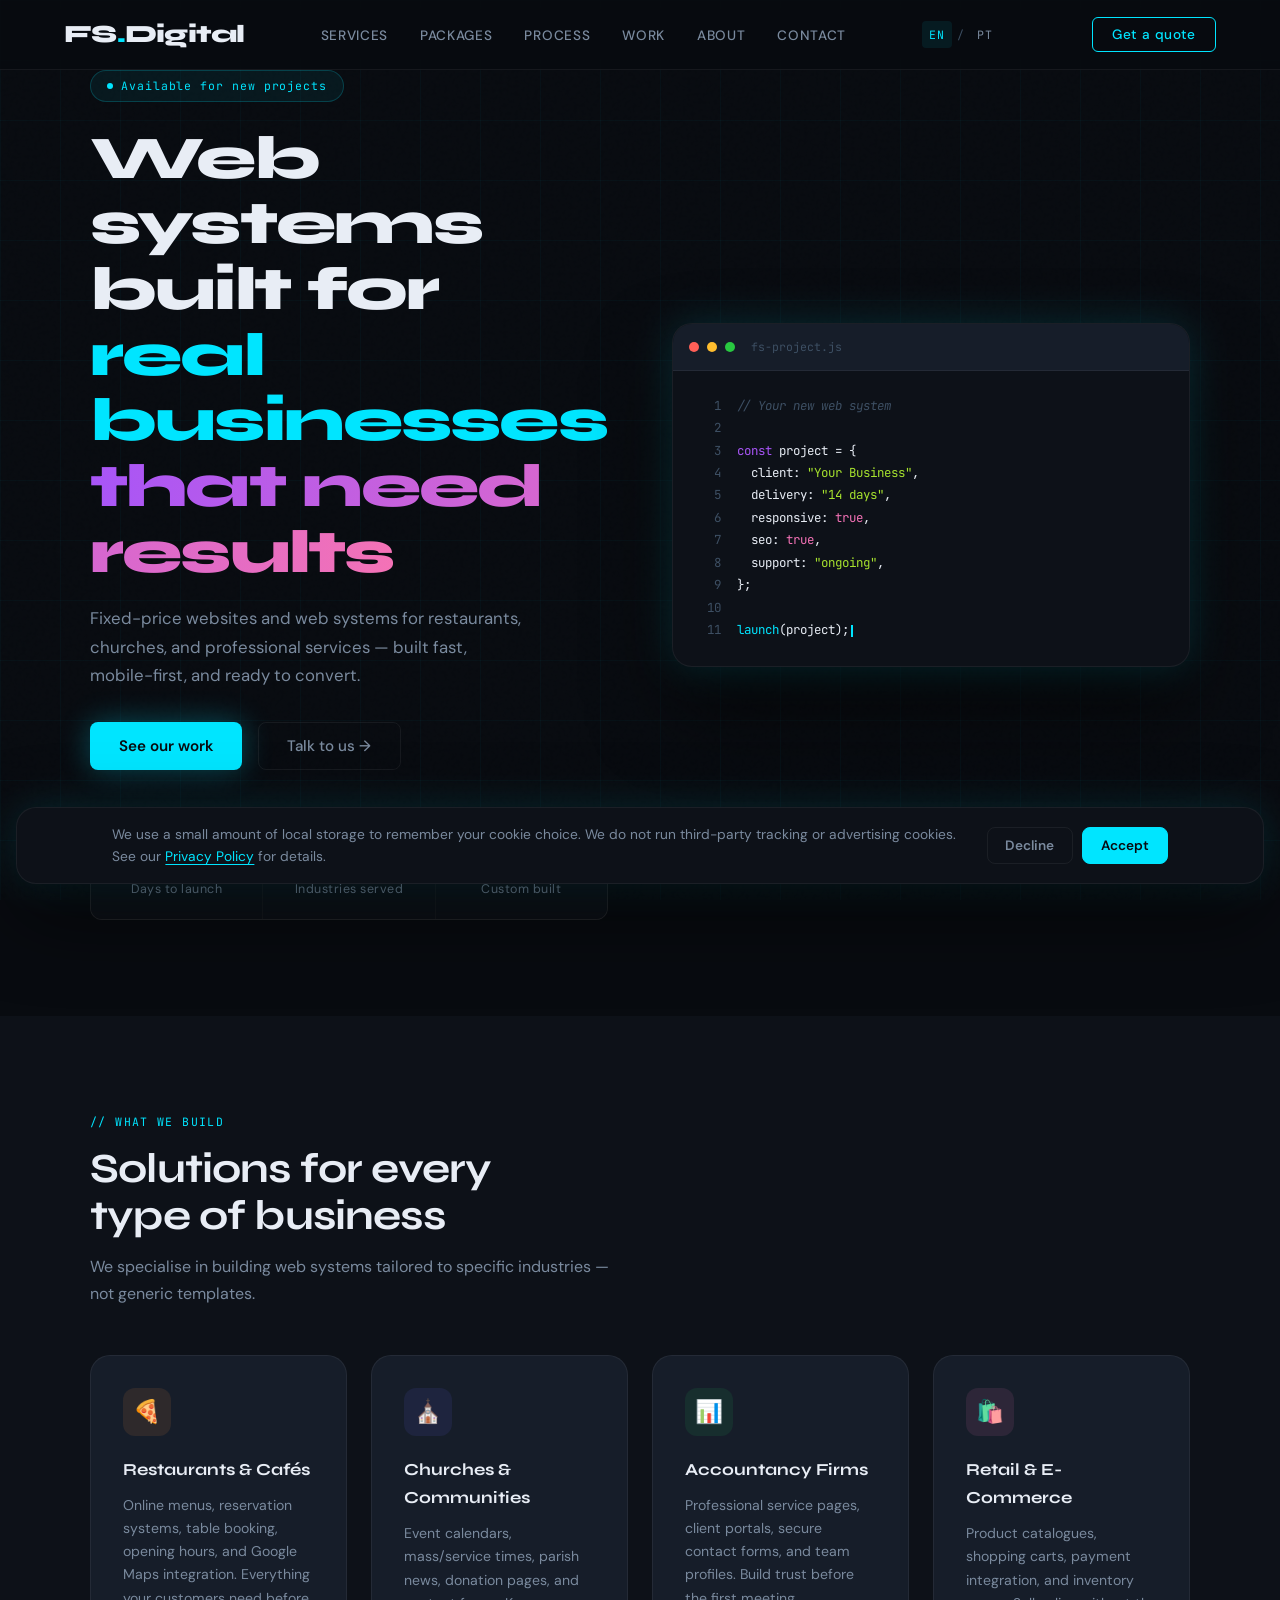
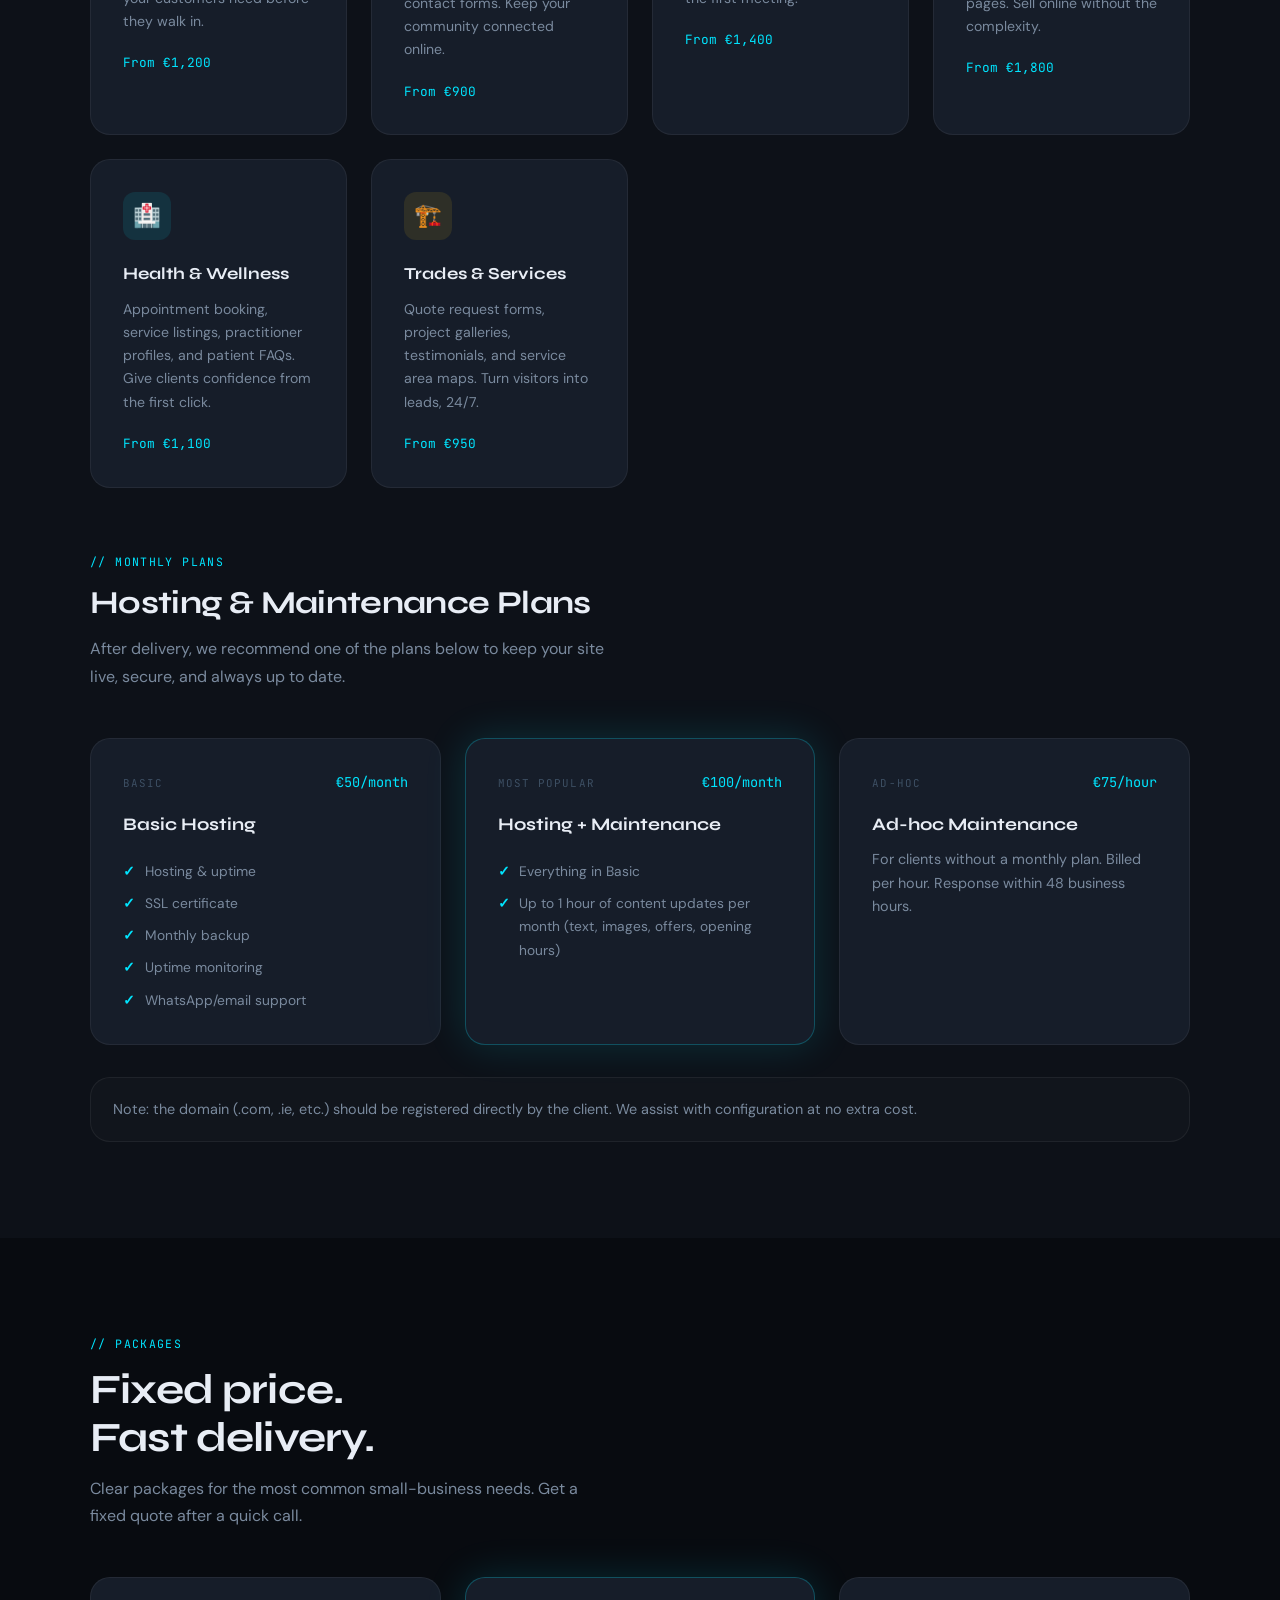
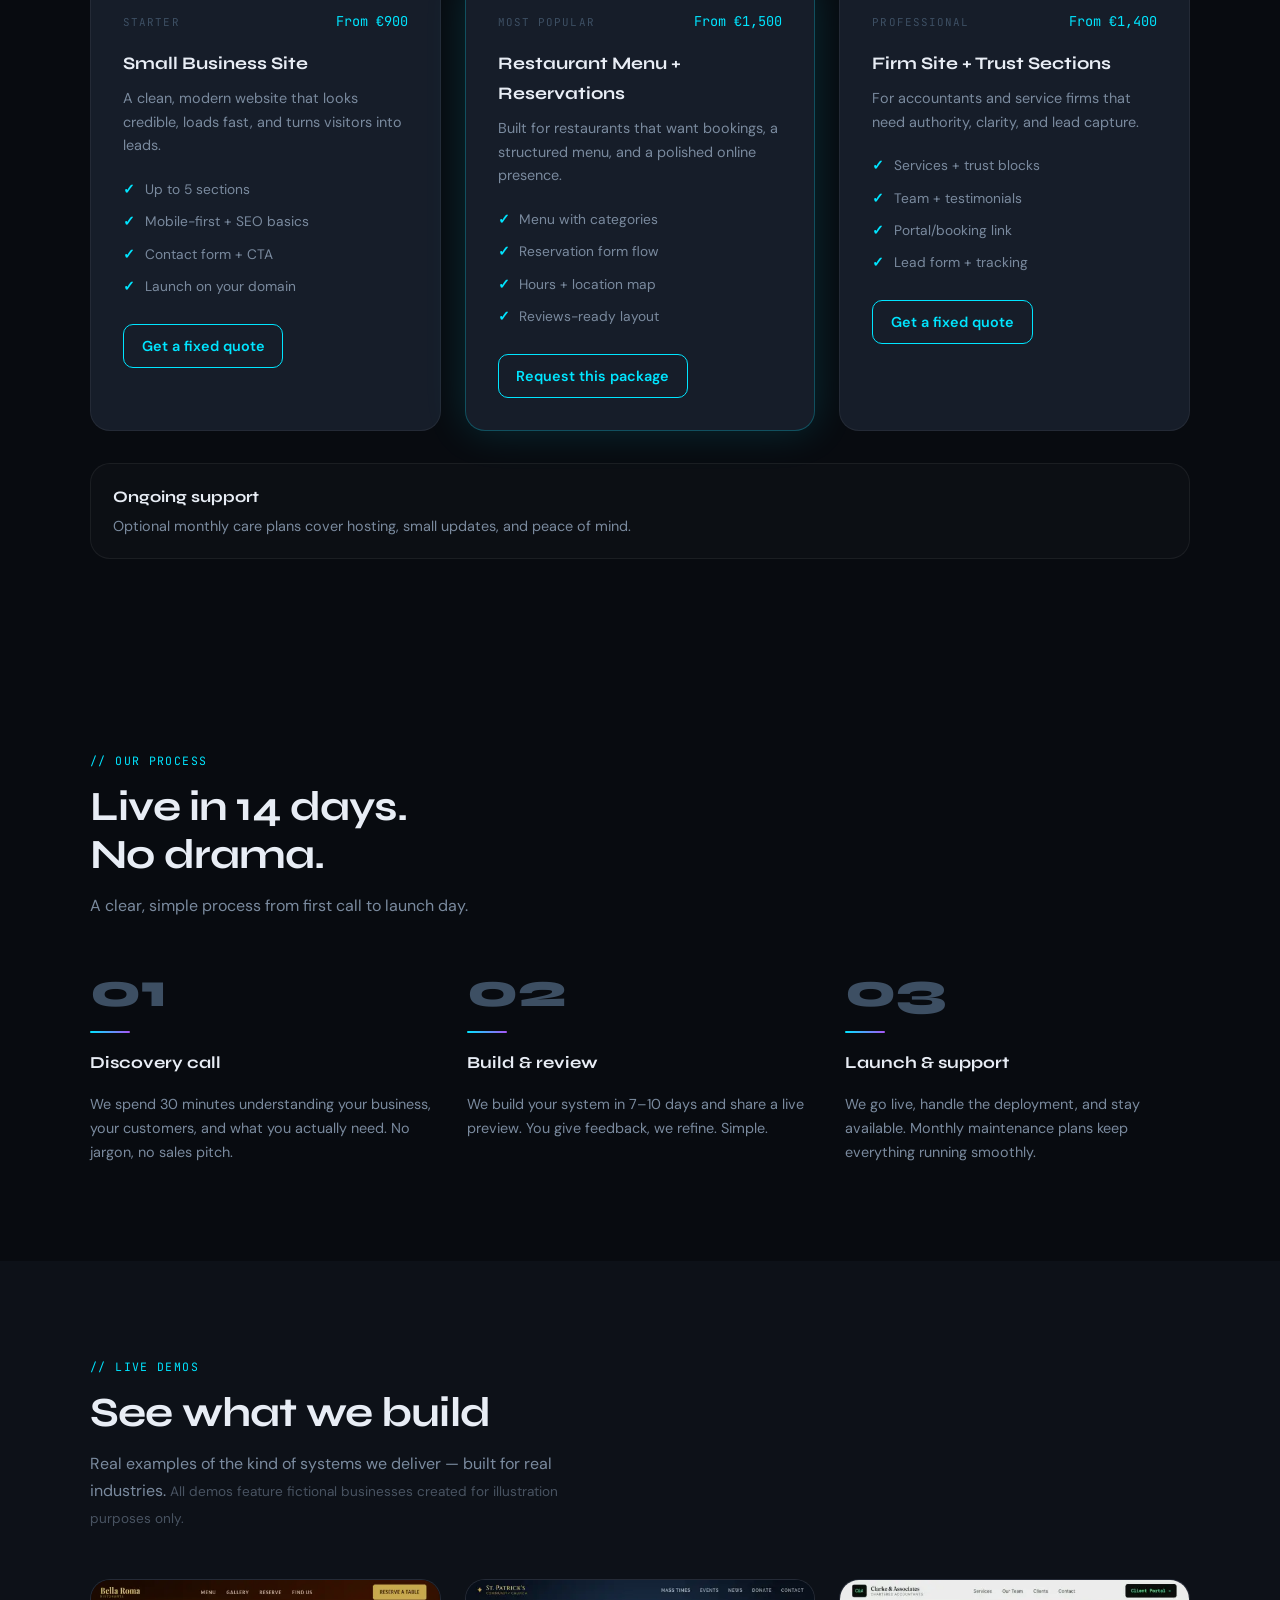
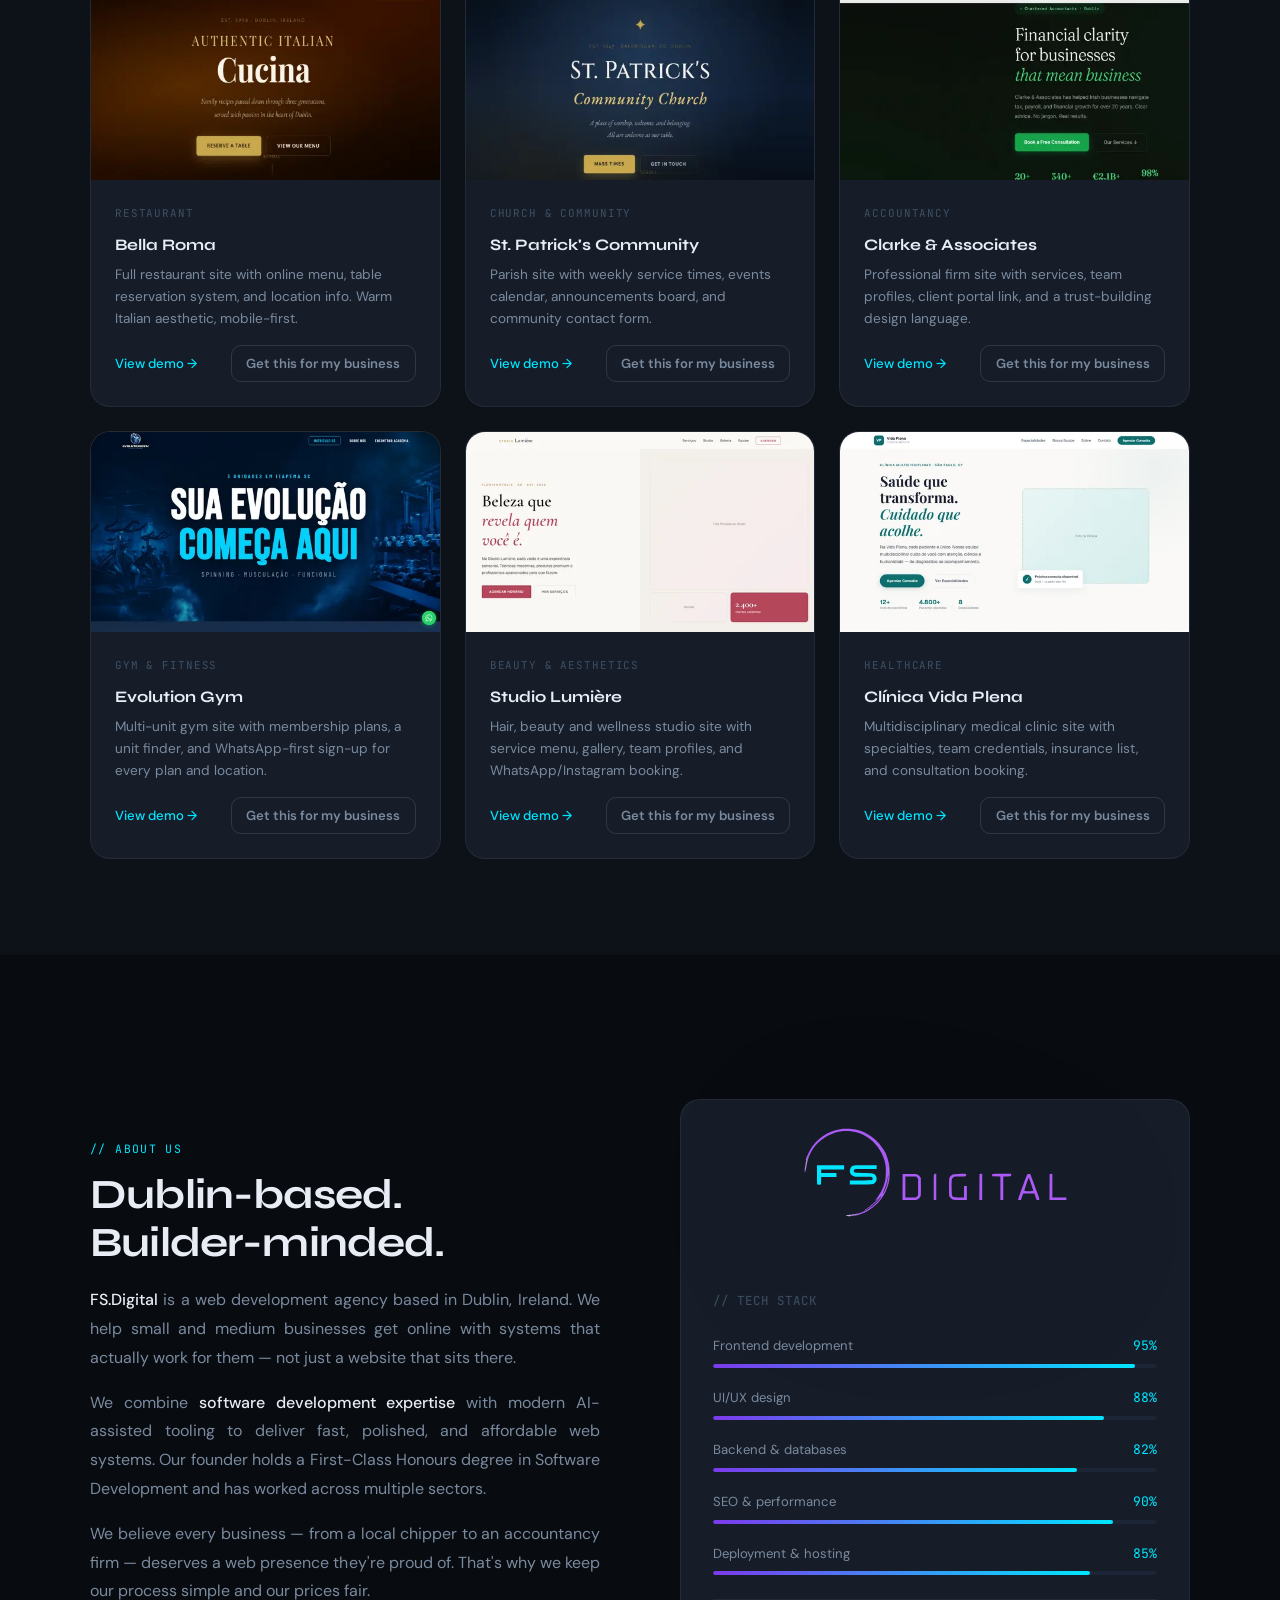
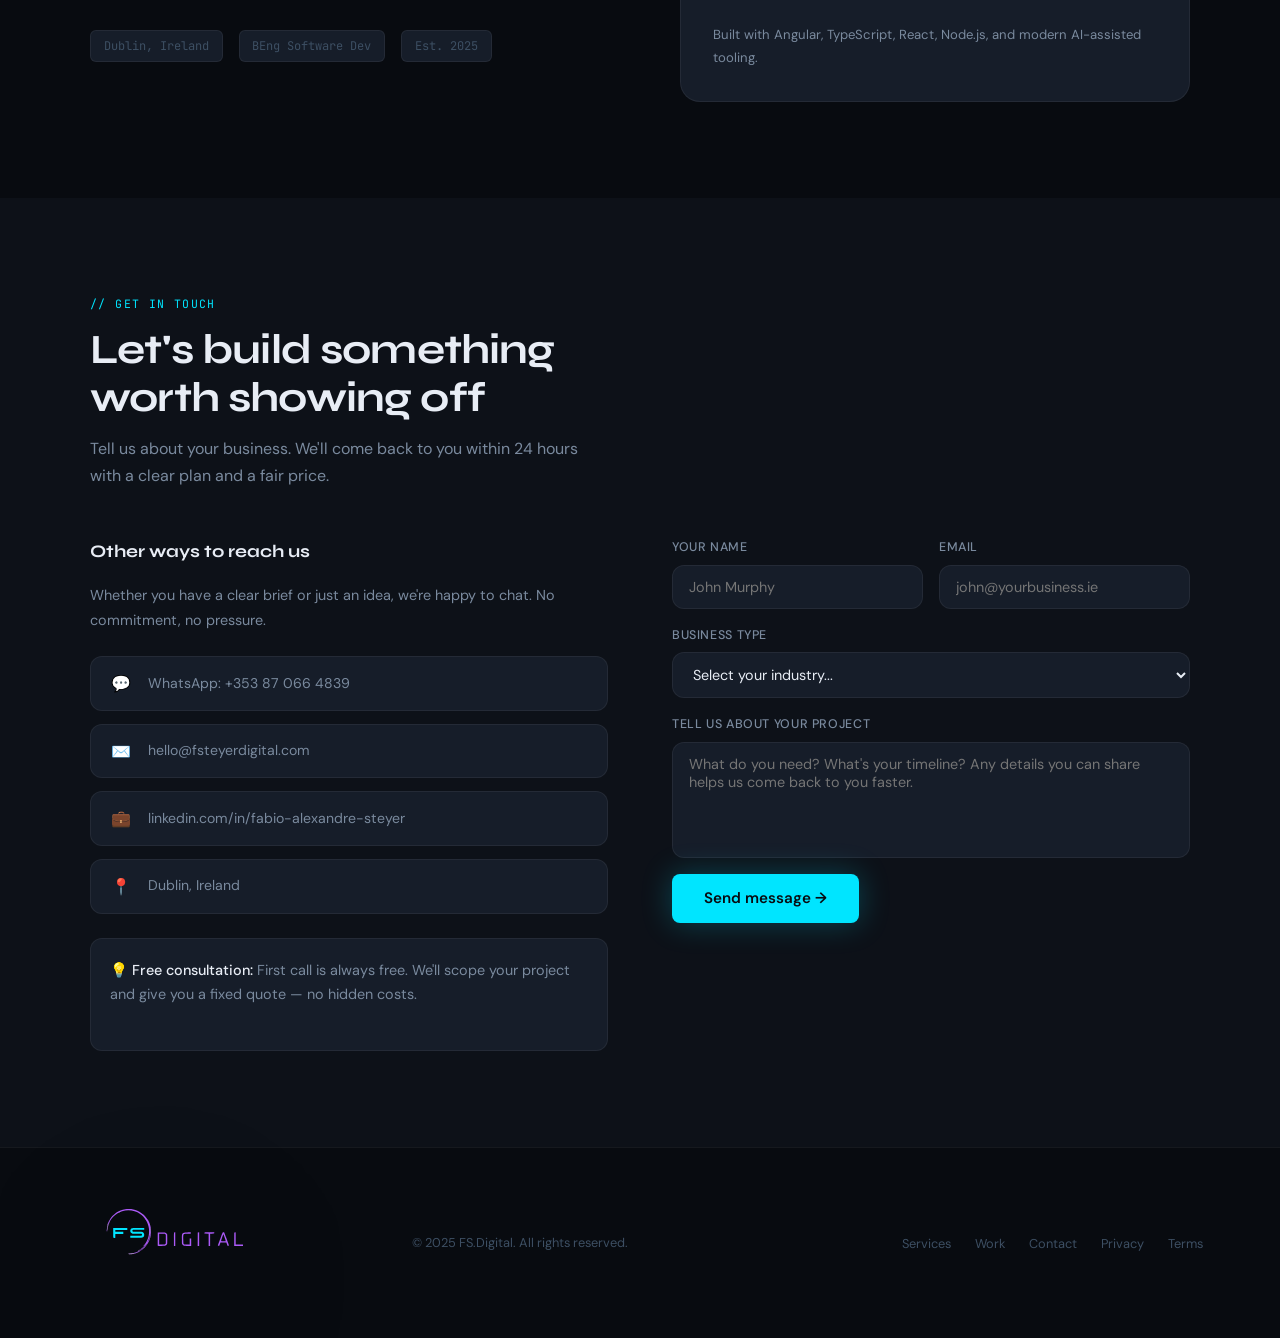
<file: index.html>
<!DOCTYPE html>
<html lang="en">
<head>
<meta charset="UTF-8"/>
<meta name="viewport" content="width=device-width, initial-scale=1.0"/>
<title>FS.Digital — Web Systems for Real Businesses | Dublin</title>
<meta name="description" content="FS.Digital builds custom web systems for restaurants, churches, accountancy firms and retail businesses. Fixed price. Live in 14 days. Dublin, Ireland."/>
<meta name="author" content="FS.Digital"/>
<meta name="theme-color" content="#080b10"/>
<link rel="canonical" href="https://fsteyerdigital.com/"/>

<!-- hreflang -->
<link rel="alternate" hreflang="en" href="https://fsteyerdigital.com/"/>
<link rel="alternate" hreflang="pt-BR" href="https://fsteyerdigital.com/pt/"/>
<link rel="alternate" hreflang="x-default" href="https://fsteyerdigital.com/"/>

<!-- Open Graph / social -->
<meta property="og:type" content="website"/>
<meta property="og:url" content="https://fsteyerdigital.com/"/>
<meta property="og:title" content="FS.Digital — Web Systems for Real Businesses"/>
<meta property="og:description" content="Fixed-price websites for restaurants, churches, and professional services. Built fast, mobile-first, ready to convert."/>
<meta property="og:image" content="https://fsteyerdigital.com/Print_Transparent.svg"/>
<meta property="og:locale" content="en_IE"/>
<meta property="og:locale:alternate" content="pt_BR"/>
<meta name="twitter:card" content="summary_large_image"/>
<meta name="twitter:title" content="FS.Digital — Web Systems for Real Businesses"/>
<meta name="twitter:description" content="Fixed-price websites and web systems for Irish small businesses. Live in 14 days."/>
<meta name="twitter:image" content="https://fsteyerdigital.com/Print_Transparent.svg"/>

<link rel="icon" type="image/svg+xml" href="Print_Transparent.svg"/>
<link rel="preconnect" href="https://fonts.googleapis.com"/>
<link rel="preconnect" href="https://fonts.gstatic.com" crossorigin/>
<link href="https://fonts.googleapis.com/css2?family=Syne:wght@400;600;700;800&family=DM+Sans:ital,wght@0,300;0,400;0,500;1,300&family=JetBrains+Mono:wght@400;500&display=swap" rel="stylesheet"/>
<link rel="stylesheet" href="donis-digital.css?v=20260708"/>
<script src="donis-digital.js?v=20260708" defer></script>

<script type="application/ld+json">
{
  "@context": "https://schema.org",
  "@type": "ProfessionalService",
  "name": "FS.Digital",
  "url": "https://fsteyerdigital.com/",
  "logo": "https://fsteyerdigital.com/Print_Transparent.svg",
  "description": "Custom web systems for small and medium businesses. Restaurants, churches, accountancy firms and retail. Fixed price, live in 14 days.",
  "founder": {
    "@type": "Person",
    "name": "Fabio A. Steyer"
  },
  "address": {
    "@type": "PostalAddress",
    "addressLocality": "Dublin",
    "addressCountry": "IE"
  },
  "areaServed": ["Ireland", "Brazil"],
  "contactPoint": {
    "@type": "ContactPoint",
    "email": "hello@fsteyerdigital.com",
    "contactType": "customer service"
  },
  "sameAs": [
    "https://linkedin.com/in/fabio-alexandre-steyer"
  ]
}
</script>
</head>
<body>

<!-- NAV -->
<nav>
  <a class="nav-brand" href="#hero" data-scroll-to="hero">
    <span class="brand-text">FS<span>.</span>Digital</span>
  </a>
  <ul class="nav-links">
    <li><a href="#services">Services</a></li>
    <li><a href="#packages">Packages</a></li>
    <li><a href="#how">Process</a></li>
    <li><a href="#demos">Work</a></li>
    <li><a href="#about">About</a></li>
    <li><a href="#contact">Contact</a></li>
  </ul>
  <div class="lang-switch" aria-label="Language">
    <a href="/" lang="en" hreflang="en" aria-current="page">EN</a>
    <span class="sep" aria-hidden="true">/</span>
    <a href="/pt/" lang="pt-BR" hreflang="pt-BR">PT</a>
  </div>
  <button class="nav-cta" type="button" data-scroll-to="contact">Get a quote</button>
</nav>

<!-- HERO -->
<section id="hero">
  <div class="hero-inner">
    <div class="hero-content">
      <div class="hero-tag">Available for new projects</div>
      <h1>
        Web systems built for<br/>
        <span class="accent">real businesses</span><br/>
        <span class="accent2">that need results</span>
      </h1>
      <p class="hero-sub">
        Fixed-price websites and web systems for restaurants, churches, and professional services — built fast, mobile-first, and ready to convert.
      </p>
      <div class="hero-ctas">
        <button class="btn-primary" type="button" data-scroll-to="demos">See our work</button>
        <button class="btn-ghost" type="button" data-scroll-to="contact">Talk to us →</button>
      </div>
      <div class="stats-row">
        <div class="stat">
          <div class="stat-num">14</div>
          <div class="stat-label">Days to launch</div>
        </div>
        <div class="stat">
          <div class="stat-num">4+</div>
          <div class="stat-label">Industries served</div>
        </div>
        <div class="stat">
          <div class="stat-num">100%</div>
          <div class="stat-label">Custom built</div>
        </div>
      </div>
    </div>

    <div class="hero-visual">
      <div class="code-window">
        <div class="code-topbar">
          <div class="dot red"></div>
          <div class="dot yellow"></div>
          <div class="dot green"></div>
          <div class="code-title">fs-project.js</div>
        </div>
        <div class="code-body">
          <div class="code-line"><span class="ln">1</span><span class="cm">// Your new web system</span></div>
          <div class="code-line"><span class="ln">2</span><span></span></div>
          <div class="code-line"><span class="ln">3</span><span><span class="kw">const</span> project = {</span></div>
          <div class="code-line"><span class="ln">4</span><span>&nbsp;&nbsp;client: <span class="str">"Your Business"</span>,</span></div>
          <div class="code-line"><span class="ln">5</span><span>&nbsp;&nbsp;delivery: <span class="str">"14 days"</span>,</span></div>
          <div class="code-line"><span class="ln">6</span><span>&nbsp;&nbsp;responsive: <span class="num">true</span>,</span></div>
          <div class="code-line"><span class="ln">7</span><span>&nbsp;&nbsp;seo: <span class="num">true</span>,</span></div>
          <div class="code-line"><span class="ln">8</span><span>&nbsp;&nbsp;support: <span class="str">"ongoing"</span>,</span></div>
          <div class="code-line"><span class="ln">9</span><span>};</span></div>
          <div class="code-line"><span class="ln">10</span><span></span></div>
          <div class="code-line"><span class="ln">11</span><span><span class="fn">launch</span>(project);<span class="typing-cursor"></span></span></div>
        </div>
      </div>
    </div>
  </div>
</section>

<!-- SERVICES -->
<section id="services">
  <div class="container">
    <div class="reveal">
      <div class="section-tag">// what we build</div>
      <h2>Solutions for every<br/>type of business</h2>
      <p class="section-sub">We specialise in building web systems tailored to specific industries — not generic templates.</p>
    </div>
    <div class="services-grid">
      <div class="service-card reveal">
        <div class="service-icon bg-orange">🍕</div>
        <h3>Restaurants & Cafés</h3>
        <p>Online menus, reservation systems, table booking, opening hours, and Google Maps integration. Everything your customers need before they walk in.</p>
        <div class="service-price">From €1,200</div>
      </div>
      <div class="service-card reveal">
        <div class="service-icon bg-indigo">⛪</div>
        <h3>Churches & Communities</h3>
        <p>Event calendars, mass/service times, parish news, donation pages, and contact forms. Keep your community connected online.</p>
        <div class="service-price">From €900</div>
      </div>
      <div class="service-card reveal">
        <div class="service-icon bg-green">📊</div>
        <h3>Accountancy Firms</h3>
        <p>Professional service pages, client portals, secure contact forms, and team profiles. Build trust before the first meeting.</p>
        <div class="service-price">From €1,400</div>
      </div>
      <div class="service-card reveal">
        <div class="service-icon bg-pink">🛍️</div>
        <h3>Retail & E-Commerce</h3>
        <p>Product catalogues, shopping carts, payment integration, and inventory pages. Sell online without the complexity.</p>
        <div class="service-price">From €1,800</div>
      </div>
      <div class="service-card reveal">
        <div class="service-icon bg-cyan">🏥</div>
        <h3>Health & Wellness</h3>
        <p>Appointment booking, service listings, practitioner profiles, and patient FAQs. Give clients confidence from the first click.</p>
        <div class="service-price">From €1,100</div>
      </div>
      <div class="service-card reveal">
        <div class="service-icon bg-yellow">🏗️</div>
        <h3>Trades & Services</h3>
        <p>Quote request forms, project galleries, testimonials, and service area maps. Turn visitors into leads, 24/7.</p>
        <div class="service-price">From €950</div>
      </div>
    </div>

    <div class="hosting-plans reveal">
      <div class="section-tag">// monthly plans</div>
      <h3 class="hosting-plans-title">Hosting &amp; Maintenance Plans</h3>
      <p class="section-sub">After delivery, we recommend one of the plans below to keep your site live, secure, and always up to date.</p>
      <div class="packages-grid">
        <div class="package-card reveal">
          <div class="package-head">
            <div class="package-tag">Basic</div>
            <div class="package-price">€50/month</div>
          </div>
          <h3>Basic Hosting</h3>
          <ul class="package-list">
            <li>Hosting &amp; uptime</li>
            <li>SSL certificate</li>
            <li>Monthly backup</li>
            <li>Uptime monitoring</li>
            <li>WhatsApp/email support</li>
          </ul>
        </div>
        <div class="package-card featured reveal">
          <div class="package-head">
            <div class="package-tag">Most popular</div>
            <div class="package-price">€100/month</div>
          </div>
          <h3>Hosting + Maintenance</h3>
          <ul class="package-list">
            <li>Everything in Basic</li>
            <li>Up to 1 hour of content updates per month (text, images, offers, opening hours)</li>
          </ul>
        </div>
        <div class="package-card reveal">
          <div class="package-head">
            <div class="package-tag">Ad-hoc</div>
            <div class="package-price">€75/hour</div>
          </div>
          <h3>Ad-hoc Maintenance</h3>
          <p>For clients without a monthly plan. Billed per hour. Response within 48 business hours.</p>
        </div>
      </div>
      <div class="packages-note reveal">
        <p class="packages-note-text">Note: the domain (.com, .ie, etc.) should be registered directly by the client. We assist with configuration at no extra cost.</p>
      </div>
    </div>
  </div>
</section>

<!-- PACKAGES -->
<section id="packages">
  <div class="container">
    <div class="reveal">
      <div class="section-tag">// packages</div>
      <h2>Fixed price.<br/>Fast delivery.</h2>
      <p class="section-sub">Clear packages for the most common small-business needs. Get a fixed quote after a quick call.</p>
    </div>

    <div class="packages-grid">
      <div class="package-card reveal">
        <div class="package-head">
          <div class="package-tag">Starter</div>
          <div class="package-price">From €900</div>
        </div>
        <h3>Small Business Site</h3>
        <p>A clean, modern website that looks credible, loads fast, and turns visitors into leads.</p>
        <ul class="package-list">
          <li>Up to 5 sections</li>
          <li>Mobile-first + SEO basics</li>
          <li>Contact form + CTA</li>
          <li>Launch on your domain</li>
        </ul>
        <button class="package-cta" type="button" data-scroll-to="contact">Get a fixed quote</button>
      </div>

      <div class="package-card featured reveal">
        <div class="package-head">
          <div class="package-tag">Most popular</div>
          <div class="package-price">From €1,500</div>
        </div>
        <h3>Restaurant Menu + Reservations</h3>
        <p>Built for restaurants that want bookings, a structured menu, and a polished online presence.</p>
        <ul class="package-list">
          <li>Menu with categories</li>
          <li>Reservation form flow</li>
          <li>Hours + location map</li>
          <li>Reviews-ready layout</li>
        </ul>
        <button class="package-cta" type="button" data-scroll-to="contact">Request this package</button>
      </div>

      <div class="package-card reveal">
        <div class="package-head">
          <div class="package-tag">Professional</div>
          <div class="package-price">From €1,400</div>
        </div>
        <h3>Firm Site + Trust Sections</h3>
        <p>For accountants and service firms that need authority, clarity, and lead capture.</p>
        <ul class="package-list">
          <li>Services + trust blocks</li>
          <li>Team + testimonials</li>
          <li>Portal/booking link</li>
          <li>Lead form + tracking</li>
        </ul>
        <button class="package-cta" type="button" data-scroll-to="contact">Get a fixed quote</button>
      </div>
    </div>

    <div class="packages-note reveal">
      <div class="packages-note-title">Ongoing support</div>
      <p class="packages-note-text">Optional monthly care plans cover hosting, small updates, and peace of mind.</p>
    </div>
  </div>
</section>

<!-- HOW IT WORKS -->
<section id="how">
  <div class="container">
    <div class="reveal">
      <div class="section-tag">// our process</div>
      <h2>Live in 14 days.<br/>No drama.</h2>
      <p class="section-sub">A clear, simple process from first call to launch day.</p>
    </div>
    <div class="steps">
      <div class="step reveal">
        <div class="step-num">01</div>
        <div class="step-line"></div>
        <h3>Discovery call</h3>
        <p>We spend 30 minutes understanding your business, your customers, and what you actually need. No jargon, no sales pitch.</p>
      </div>
      <div class="step reveal">
        <div class="step-num">02</div>
        <div class="step-line"></div>
        <h3>Build & review</h3>
        <p>We build your system in 7–10 days and share a live preview. You give feedback, we refine. Simple.</p>
      </div>
      <div class="step reveal">
        <div class="step-num">03</div>
        <div class="step-line"></div>
        <h3>Launch & support</h3>
        <p>We go live, handle the deployment, and stay available. Monthly maintenance plans keep everything running smoothly.</p>
      </div>
    </div>
  </div>
</section>

<!-- DEMOS -->
<section id="demos">
  <div class="container">
    <div class="reveal">
      <div class="section-tag">// live demos</div>
      <h2>See what we build</h2>
      <p class="section-sub">Real examples of the kind of systems we deliver — built for real industries. <span class="section-note">All demos feature fictional businesses created for illustration purposes only.</span></p>
    </div>
    <div class="demos-grid">
      <div class="demo-card reveal">
        <div class="demo-preview">
          <img src="demos/bella-roma/preview.webp" alt="Bella Roma restaurant demo site screenshot" loading="lazy" width="600" height="338"/>
        </div>
        <div class="demo-info">
          <div class="demo-tag">Restaurant</div>
          <h3>Bella Roma</h3>
          <p>Full restaurant site with online menu, table reservation system, and location info. Warm Italian aesthetic, mobile-first.</p>
          <div class="demo-actions">
            <a href="demos/bella-roma/" class="demo-link" target="_blank" rel="noreferrer noopener">View demo →</a>
            <button class="demo-cta" type="button" data-scroll-to="contact">Get this for my business</button>
          </div>
        </div>
      </div>
      <div class="demo-card reveal">
        <div class="demo-preview">
          <img src="demos/church/preview.webp" alt="St. Patrick's Community Church demo site screenshot" loading="lazy" width="600" height="338"/>
        </div>
        <div class="demo-info">
          <div class="demo-tag">Church & Community</div>
          <h3>St. Patrick's Community</h3>
          <p>Parish site with weekly service times, events calendar, announcements board, and community contact form.</p>
          <div class="demo-actions">
            <a href="demos/church/" class="demo-link" target="_blank" rel="noreferrer noopener">View demo →</a>
            <button class="demo-cta" type="button" data-scroll-to="contact">Get this for my business</button>
          </div>
        </div>
      </div>
      <div class="demo-card reveal">
        <div class="demo-preview">
          <img src="demos/accountancy/preview.webp" alt="Clarke & Associates accountancy demo site screenshot" loading="lazy" width="600" height="338"/>
        </div>
        <div class="demo-info">
          <div class="demo-tag">Accountancy</div>
          <h3>Clarke & Associates</h3>
          <p>Professional firm site with services, team profiles, client portal link, and a trust-building design language.</p>
          <div class="demo-actions">
            <a href="demos/accountancy/" class="demo-link" target="_blank" rel="noreferrer noopener">View demo →</a>
            <button class="demo-cta" type="button" data-scroll-to="contact">Get this for my business</button>
          </div>
        </div>
      </div>
      <div class="demo-card reveal">
        <div class="demo-preview">
          <img src="demos/gyms/preview.webp" alt="Evolution Gym demo site screenshot" loading="lazy" width="600" height="338"/>
        </div>
        <div class="demo-info">
          <div class="demo-tag">Gym & Fitness</div>
          <h3>Evolution Gym</h3>
          <p>Multi-unit gym site with membership plans, a unit finder, and WhatsApp-first sign-up for every plan and location.</p>
          <div class="demo-actions">
            <a href="demos/gyms/" class="demo-link" target="_blank" rel="noreferrer noopener">View demo →</a>
            <button class="demo-cta" type="button" data-scroll-to="contact">Get this for my business</button>
          </div>
        </div>
      </div>
      <div class="demo-card reveal">
        <div class="demo-preview">
          <img src="demos/beleza/preview.webp" alt="Studio Lumière beauty & aesthetics demo site screenshot" loading="lazy" width="600" height="338"/>
        </div>
        <div class="demo-info">
          <div class="demo-tag">Beauty & Aesthetics</div>
          <h3>Studio Lumière</h3>
          <p>Hair, beauty and wellness studio site with service menu, gallery, team profiles, and WhatsApp/Instagram booking.</p>
          <div class="demo-actions">
            <a href="demos/beleza/" class="demo-link" target="_blank" rel="noreferrer noopener">View demo →</a>
            <button class="demo-cta" type="button" data-scroll-to="contact">Get this for my business</button>
          </div>
        </div>
      </div>
      <div class="demo-card reveal">
        <div class="demo-preview">
          <img src="demos/clinica/preview.webp" alt="Clínica Vida Plena medical clinic demo site screenshot" loading="lazy" width="600" height="338"/>
        </div>
        <div class="demo-info">
          <div class="demo-tag">Healthcare</div>
          <h3>Clínica Vida Plena</h3>
          <p>Multidisciplinary medical clinic site with specialties, team credentials, insurance list, and consultation booking.</p>
          <div class="demo-actions">
            <a href="demos/clinica/" class="demo-link" target="_blank" rel="noreferrer noopener">View demo →</a>
            <button class="demo-cta" type="button" data-scroll-to="contact">Get this for my business</button>
          </div>
        </div>
      </div>
    </div>
  </div>
</section>

<!-- ABOUT -->
<section id="about">
  <div class="container">
    <div class="about-grid">
      <div class="about-text reveal">
        <div class="section-tag">// about us</div>
        <h2>Dublin-based.<br/>Builder-minded.</h2>
        <p class="about-lead"><strong>FS.Digital</strong> is a web development agency based in Dublin, Ireland. We help small and medium businesses get online with systems that actually work for them — not just a website that sits there.</p>
        <p>We combine <strong>software development expertise</strong> with modern AI-assisted tooling to deliver fast, polished, and affordable web systems. Our founder holds a First-Class Honours degree in Software Development and has worked across multiple sectors.</p>
        <p>We believe every business — from a local chipper to an accountancy firm — deserves a web presence they're proud of. That's why we keep our process simple and our prices fair.</p>
        <div class="about-pills">
          <span class="about-pill">Dublin, Ireland</span>
          <span class="about-pill">BEng Software Dev</span>
          <span class="about-pill">Est. 2025</span>
        </div>
      </div>
      <div class="about-visual reveal">
        <img class="about-logo" src="Print_Transparent.svg" alt="FS.Digital logo"/>
        <p class="about-tech-tag">// tech stack</p>
        <div class="skill-row">
          <div class="skill-label"><span>Frontend development</span><span>95%</span></div>
          <div class="skill-bar"><div class="skill-fill w-95"></div></div>
        </div>
        <div class="skill-row">
          <div class="skill-label"><span>UI/UX design</span><span>88%</span></div>
          <div class="skill-bar"><div class="skill-fill w-88"></div></div>
        </div>
        <div class="skill-row">
          <div class="skill-label"><span>Backend & databases</span><span>82%</span></div>
          <div class="skill-bar"><div class="skill-fill w-82"></div></div>
        </div>
        <div class="skill-row">
          <div class="skill-label"><span>SEO & performance</span><span>90%</span></div>
          <div class="skill-bar"><div class="skill-fill w-90"></div></div>
        </div>
        <div class="skill-row">
          <div class="skill-label"><span>Deployment & hosting</span><span>85%</span></div>
          <div class="skill-bar"><div class="skill-fill w-85"></div></div>
        </div>
        <div class="about-divider">
          <p class="about-divider-text">Built with Angular, TypeScript, React, Node.js, and modern AI-assisted tooling.</p>
        </div>
      </div>
    </div>
  </div>
</section>

<!-- CONTACT -->
<section id="contact">
  <div class="container">
    <div class="reveal">
      <div class="section-tag">// get in touch</div>
      <h2>Let's build something<br/>worth showing off</h2>
      <p class="section-sub">Tell us about your business. We'll come back to you within 24 hours with a clear plan and a fair price.</p>
    </div>
    <div class="contact-grid">
      <div class="contact-info reveal">
        <h3>Other ways to reach us</h3>
        <p>Whether you have a clear brief or just an idea, we're happy to chat. No commitment, no pressure.</p>
        <a class="contact-link" href="https://wa.me/353870664839?text=Hi!%20I%20visited%20your%20site%20and%20would%20like%20to%20know%20more%20about%20FS.Digital%20services." target="_blank" rel="noopener">
          <span class="icon">💬</span>
          <span>WhatsApp: +353 87 066 4839</span>
        </a>
        <a class="contact-link" href="mailto:hello@fsteyerdigital.com">
          <span class="icon">✉️</span>
          <span>hello@fsteyerdigital.com</span>
        </a>
        <a class="contact-link" href="https://linkedin.com/in/fabio-alexandre-steyer" target="_blank" rel="noopener">
          <span class="icon">💼</span>
          <span>linkedin.com/in/fabio-alexandre-steyer</span>
        </a>
        <div class="contact-link">
          <span class="icon">📍</span>
          <span>Dublin, Ireland</span>
        </div>
        <div class="contact-tip">
          <p class="contact-tip-text">💡 <strong>Free consultation:</strong> First call is always free. We'll scope your project and give you a fixed quote — no hidden costs.</p>
        </div>
      </div>
      <form
        class="contact-form reveal"
        id="contact-form"
        action="https://formspree.io/f/xrevpnzj"
        method="POST"
        enctype="multipart/form-data"
      >
        <input type="hidden" name="_next" value="https://fsteyerdigital.com"/>
        <input type="text" name="_gotcha" style="display:none" tabindex="-1" autocomplete="off" aria-hidden="true"/>
        <div class="form-row">
          <div class="form-group">
            <label for="contact-name">Your name</label>
            <input id="contact-name" name="name" type="text" placeholder="John Murphy" autocomplete="name" required/>
          </div>
          <div class="form-group">
            <label for="contact-email">Email</label>
            <input id="contact-email" name="email" type="email" placeholder="john@yourbusiness.ie" autocomplete="email" required/>
          </div>
        </div>
        <div class="form-group">
          <label for="contact-business">Business type</label>
          <select id="contact-business" name="businessType" required>
            <option value="">Select your industry...</option>
            <option>Restaurant / Café</option>
            <option>Church / Community</option>
            <option>Accountancy / Finance</option>
            <option>Retail / E-Commerce</option>
            <option>Health & Wellness</option>
            <option>Trades & Services</option>
            <option>Other</option>
          </select>
        </div>
        <div class="form-group">
          <label for="contact-message">Tell us about your project</label>
          <textarea id="contact-message" name="message" rows="5" placeholder="What do you need? What's your timeline? Any details you can share helps us come back to you faster." required></textarea>
        </div>
        <button class="form-submit" type="submit">Send message →</button>
        <p class="form-status" id="contact-status" role="status" aria-live="polite"></p>
      </form>
    </div>
  </div>
</section>

<!-- FOOTER -->
<footer>
  <a class="footer-brand" href="#hero" data-scroll-to="hero">
    <img class="footer-logo" src="Print_Transparent.svg" alt="FS.Digital logo"/>
  </a>
  <p>© 2025 FS.Digital. All rights reserved.</p>
  <ul class="footer-links">
    <li><a href="#services">Services</a></li>
    <li><a href="#demos">Work</a></li>
    <li><a href="#contact">Contact</a></li>
    <li><a href="privacy.html">Privacy</a></li>
    <li><a href="terms.html">Terms</a></li>
  </ul>
</footer>

<!-- COOKIE CONSENT BANNER -->
<div class="cookie-banner" id="cookie-banner" role="dialog" aria-live="polite" aria-label="Cookie notice" hidden>
  <div class="cookie-banner-inner">
    <p class="cookie-banner-text">
      We use a small amount of local storage to remember your cookie choice. We do not run third-party tracking or advertising cookies. See our <a href="privacy.html">Privacy Policy</a> for details.
    </p>
    <div class="cookie-banner-actions">
      <button type="button" class="cookie-btn cookie-btn-decline" data-cookie-action="decline">Decline</button>
      <button type="button" class="cookie-btn cookie-btn-accept" data-cookie-action="accept">Accept</button>
    </div>
  </div>
</div>

</body>
</html>
</file>
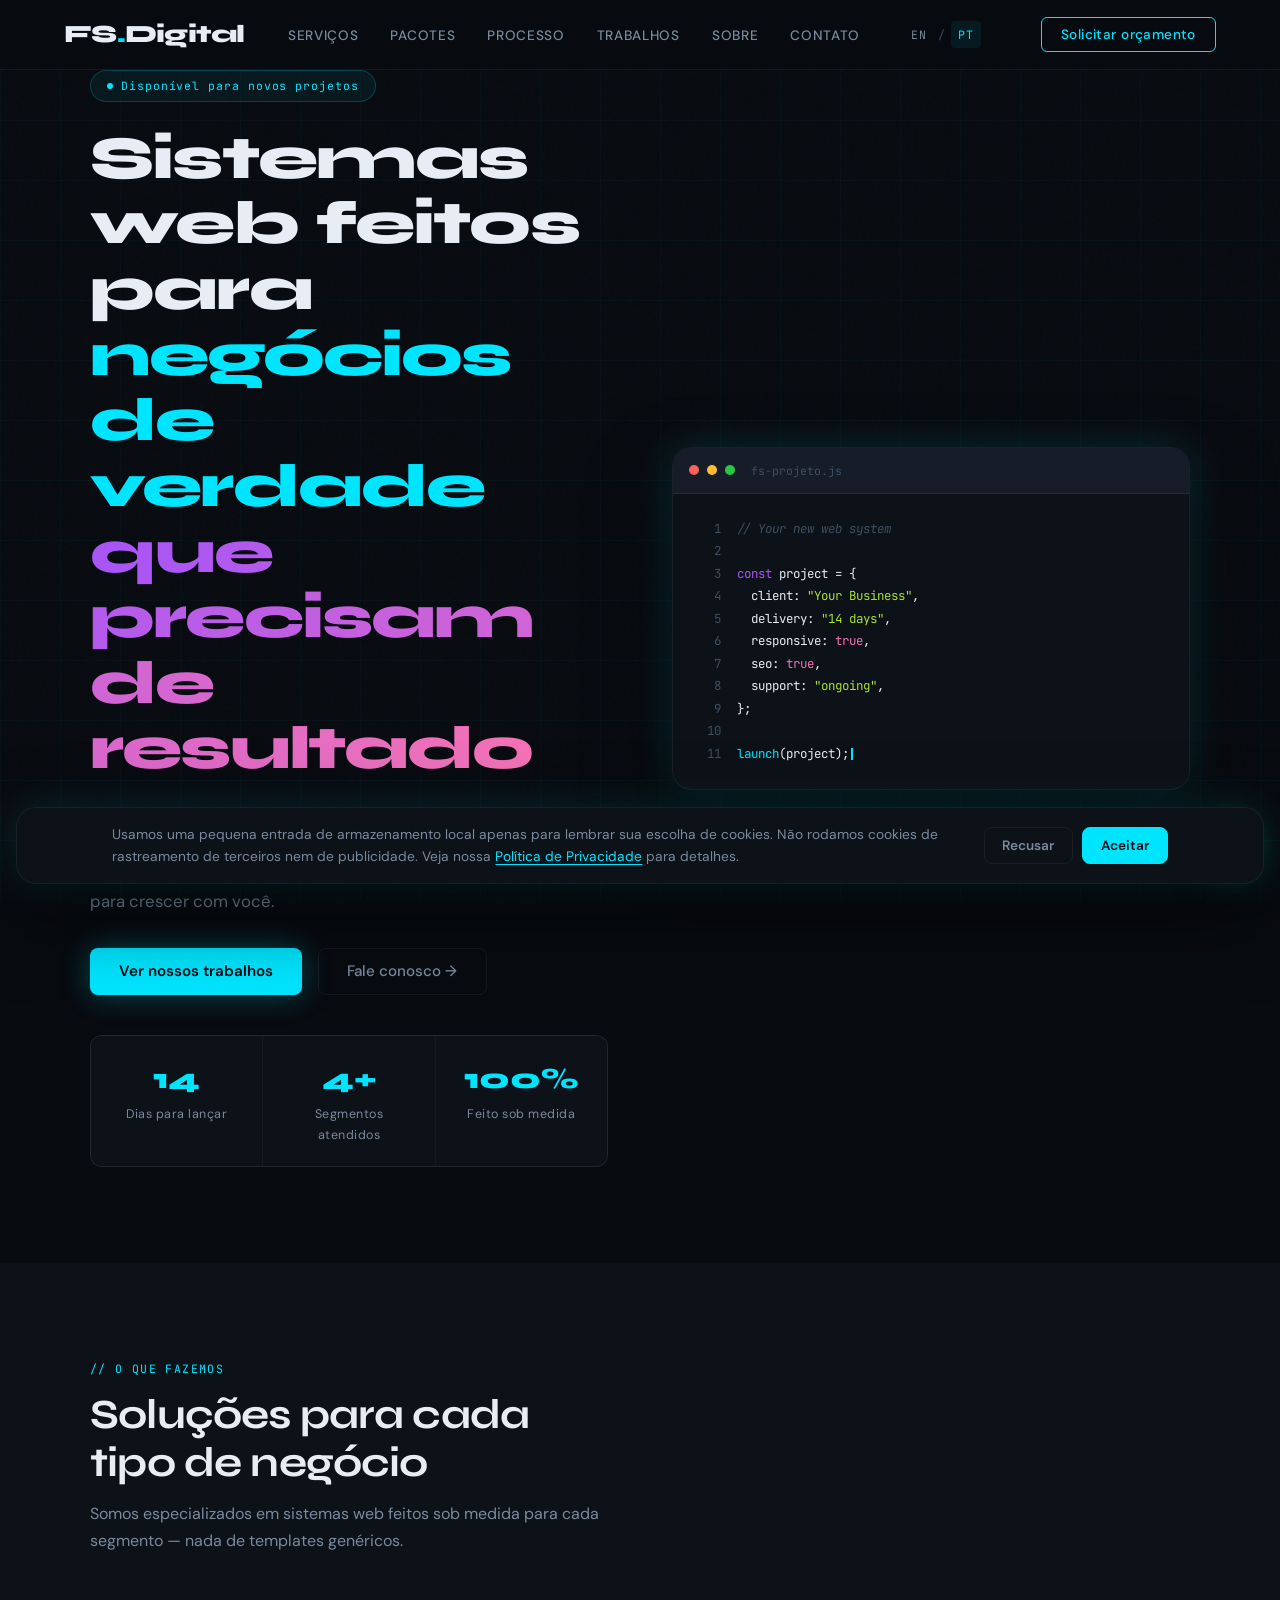
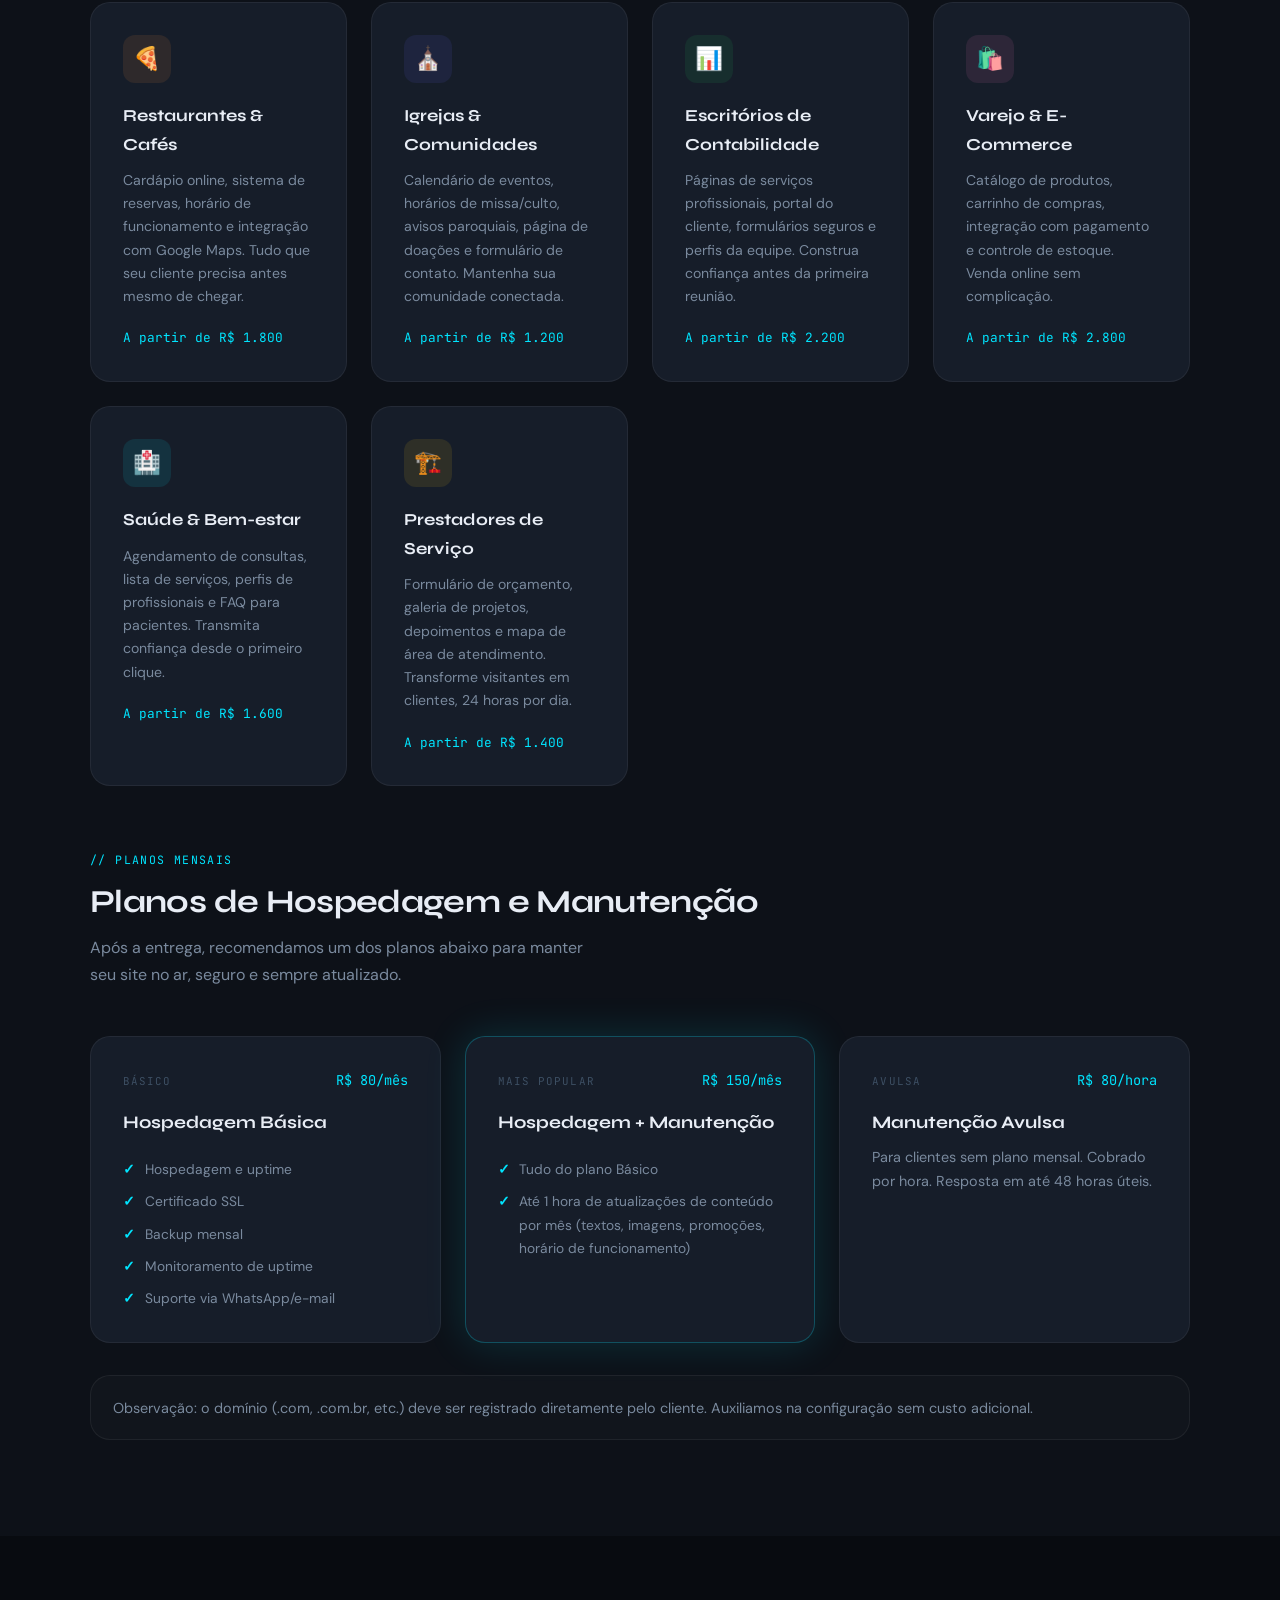
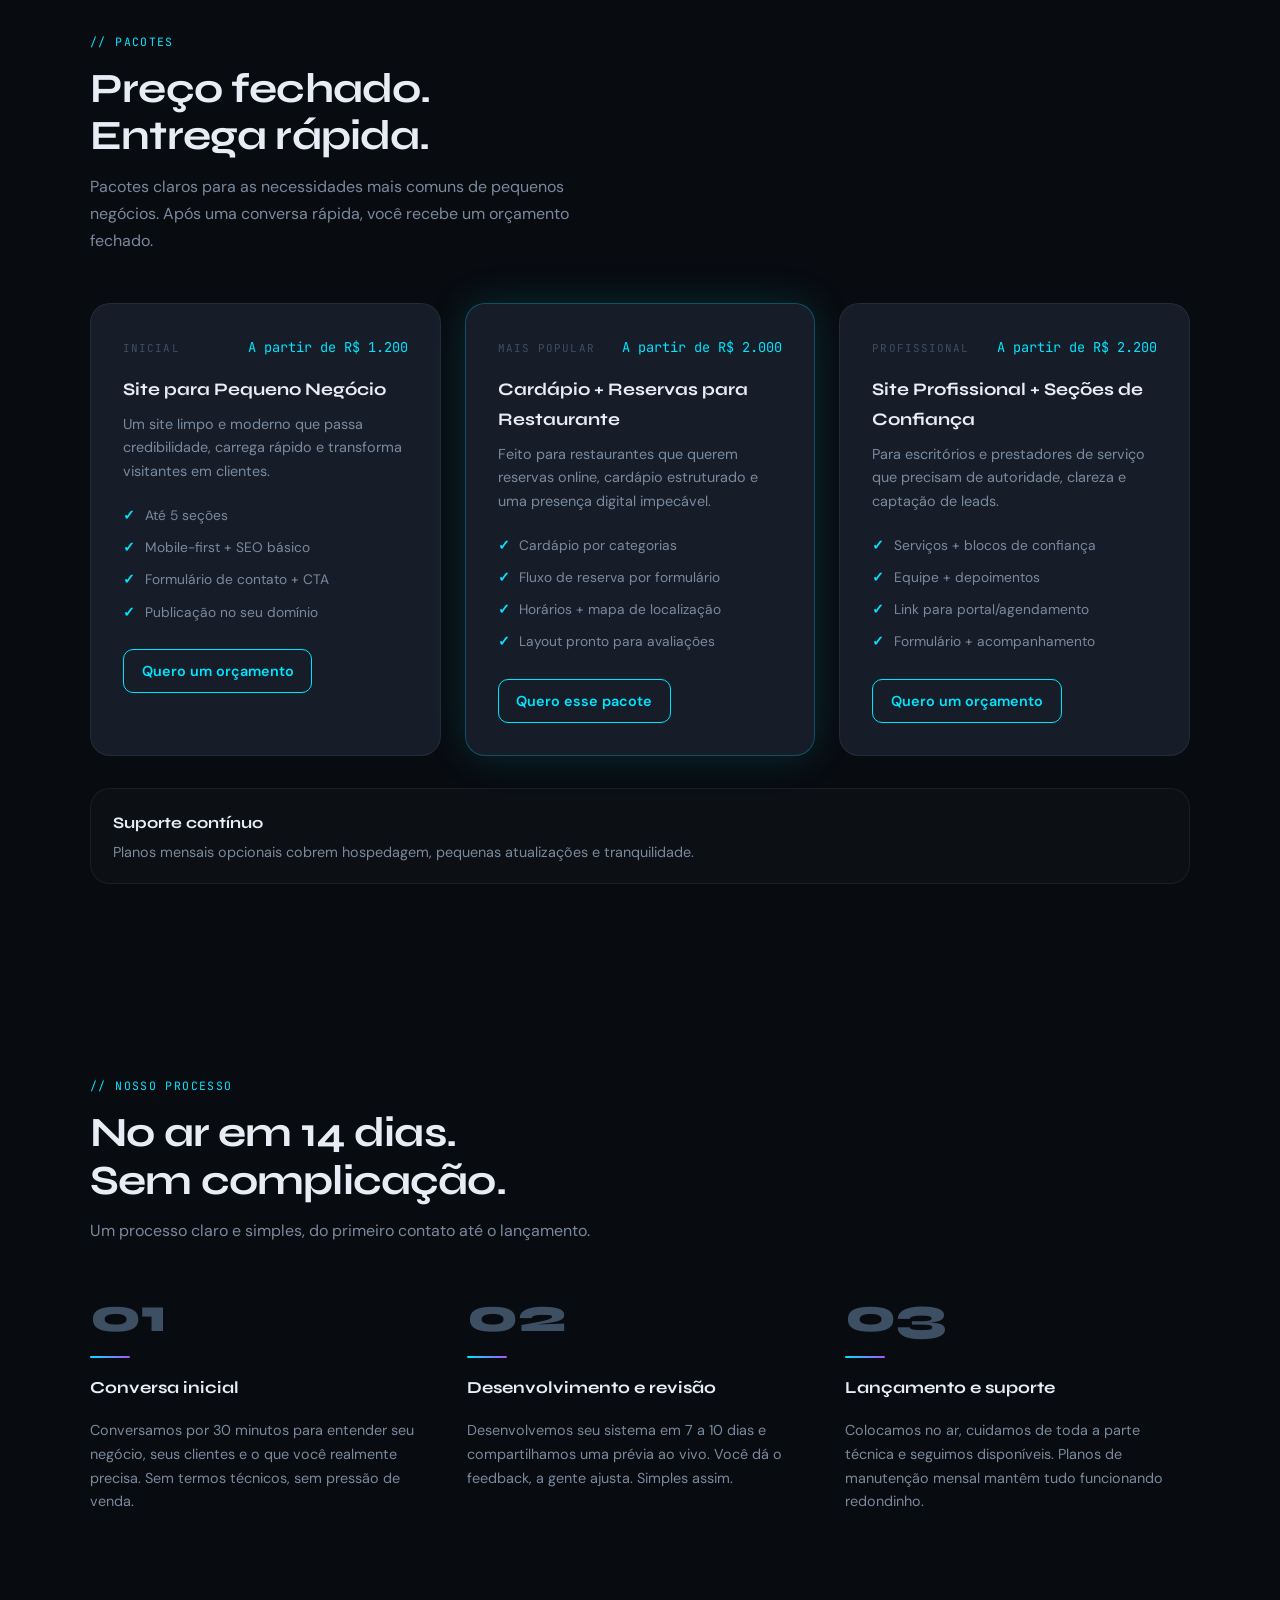
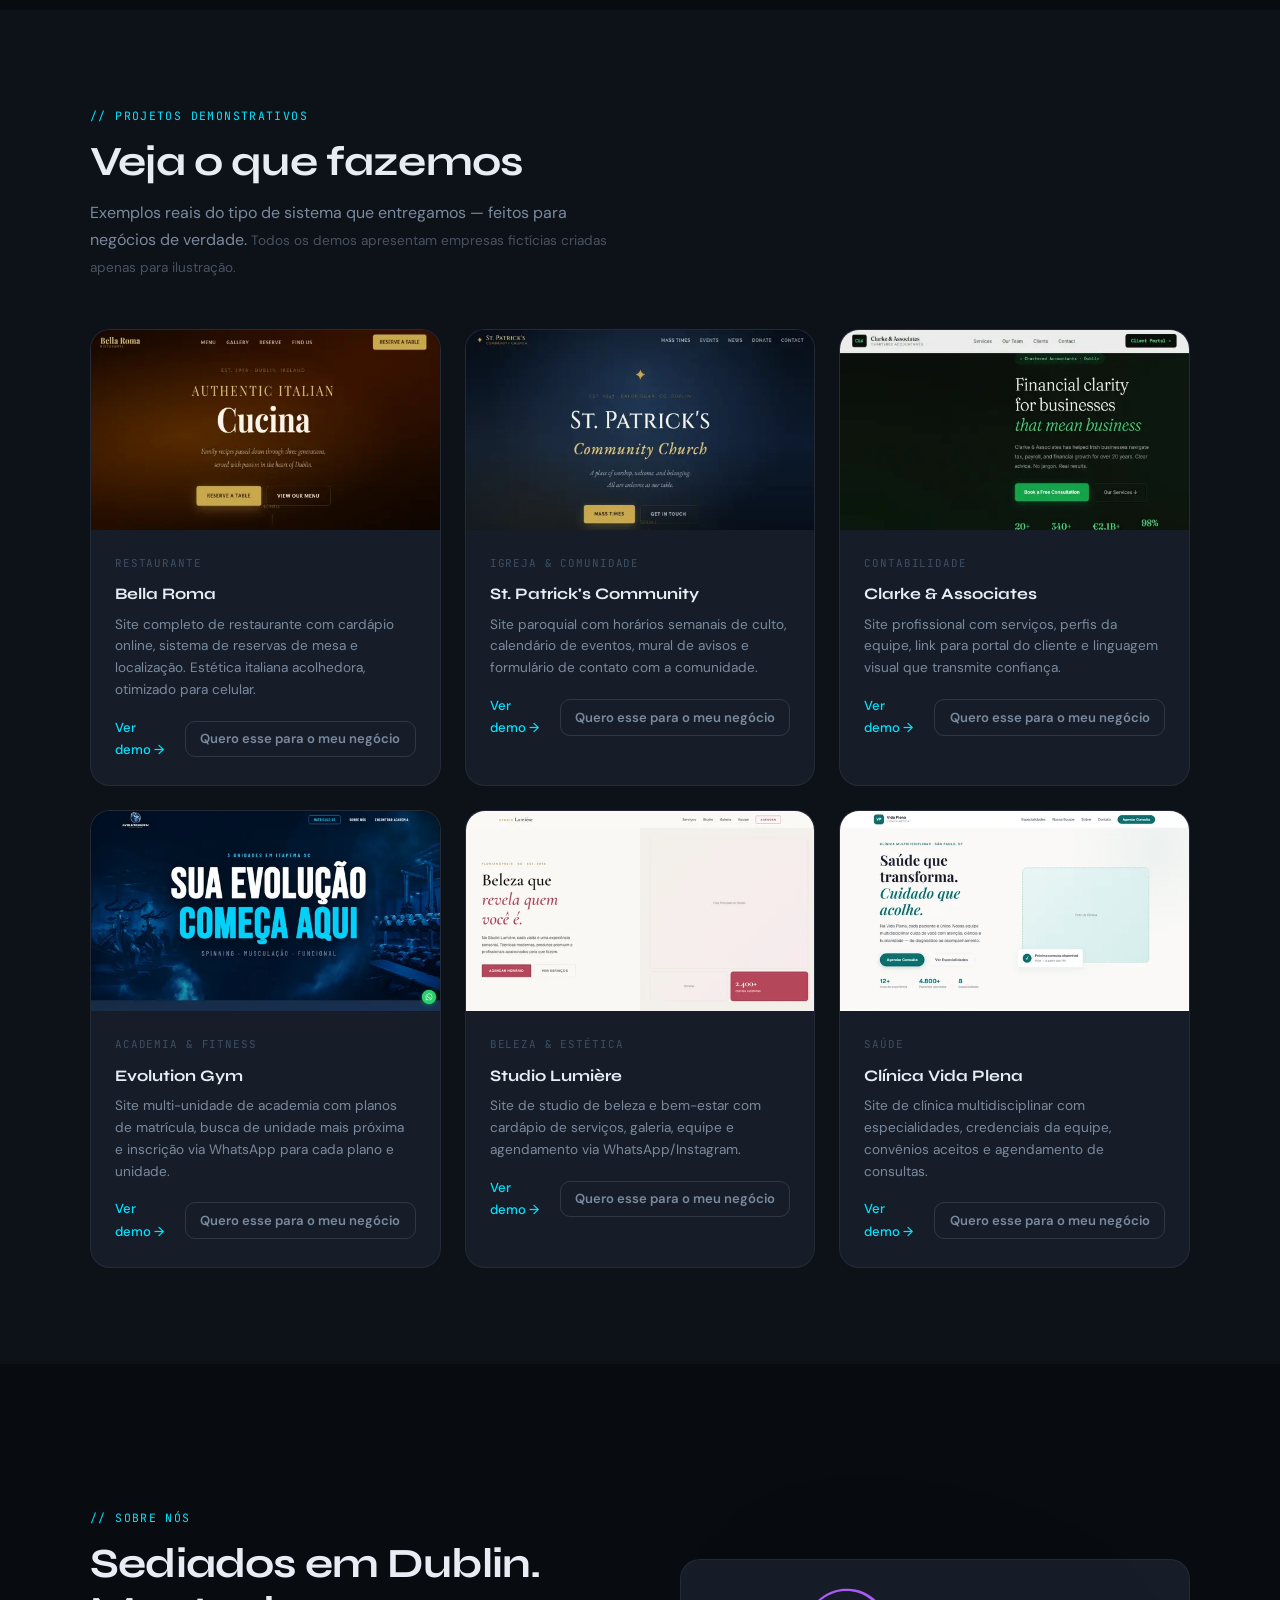
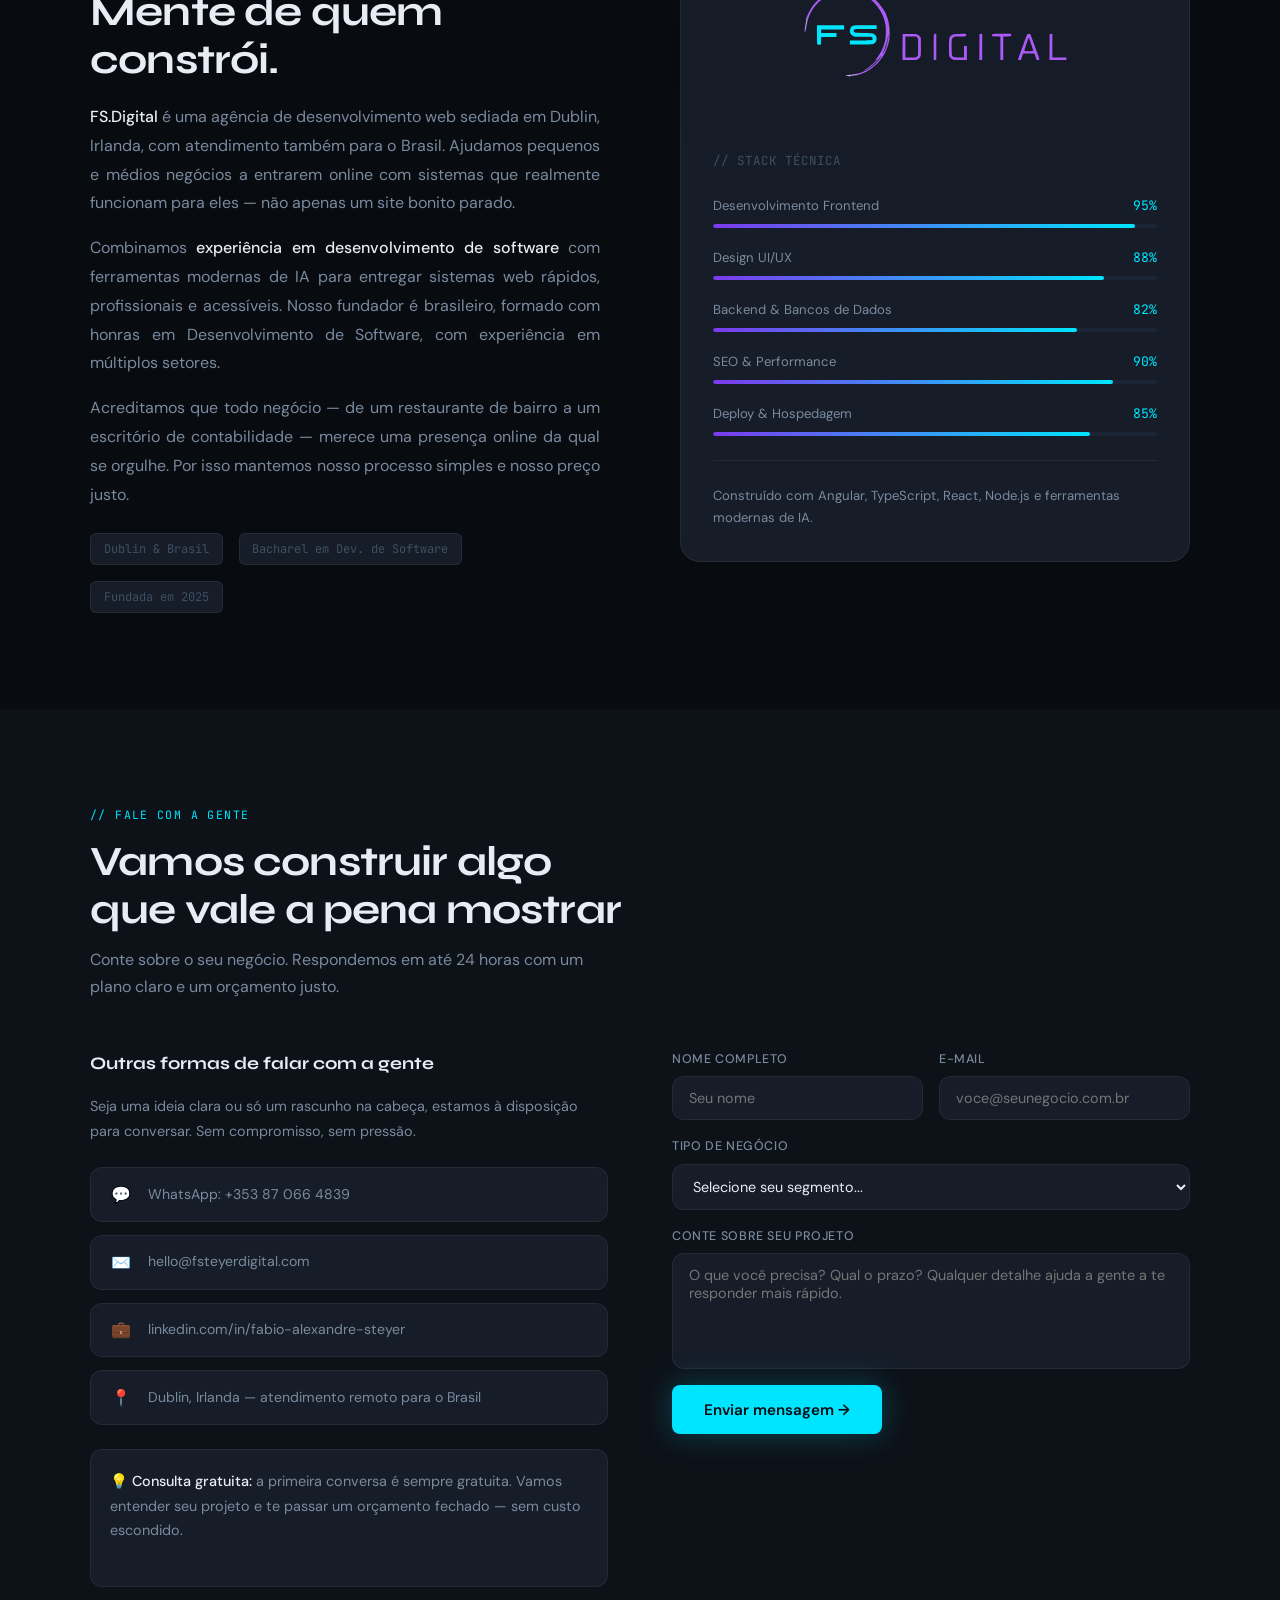
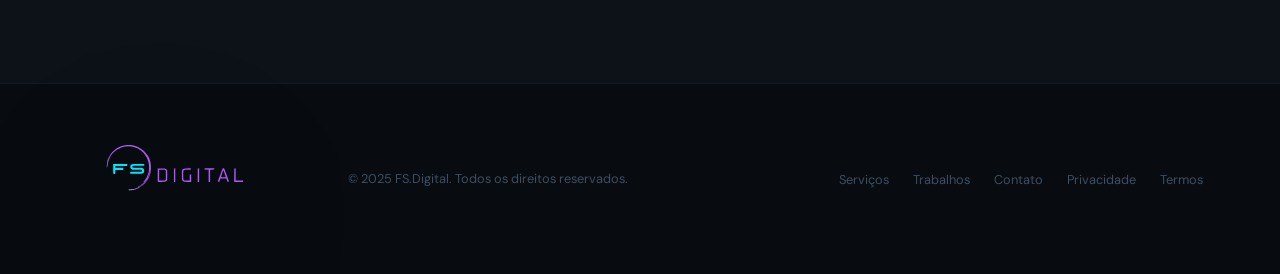
<file: pt/index.html>
<!DOCTYPE html>
<html lang="pt-BR">
<head>
<meta charset="UTF-8"/>
<meta name="viewport" content="width=device-width, initial-scale=1.0"/>
<title>FS.Digital — Sites e Sistemas Web para Negócios de Verdade | Dublin & Brasil</title>
<meta name="description" content="A FS.Digital cria sistemas web personalizados para restaurantes, igrejas, contabilidade e comércios. Preço fixo. Online em 14 dias. Dublin, Irlanda."/>
<meta name="author" content="FS.Digital"/>
<meta name="theme-color" content="#080b10"/>
<link rel="canonical" href="https://fsteyerdigital.com/pt/"/>

<!-- hreflang -->
<link rel="alternate" hreflang="en" href="https://fsteyerdigital.com/"/>
<link rel="alternate" hreflang="pt-BR" href="https://fsteyerdigital.com/pt/"/>
<link rel="alternate" hreflang="x-default" href="https://fsteyerdigital.com/"/>

<!-- Open Graph / social -->
<meta property="og:type" content="website"/>
<meta property="og:url" content="https://fsteyerdigital.com/pt/"/>
<meta property="og:title" content="FS.Digital — Sites e Sistemas Web para Negócios de Verdade"/>
<meta property="og:description" content="Sites sob medida para restaurantes, igrejas, contabilidade e prestadores de serviço. No ar em 14 dias, pronto para crescer com você."/>
<meta property="og:image" content="https://fsteyerdigital.com/Print_Transparent.svg"/>
<meta property="og:locale" content="pt_BR"/>
<meta property="og:locale:alternate" content="en_IE"/>
<meta name="twitter:card" content="summary_large_image"/>
<meta name="twitter:title" content="FS.Digital — Sites e Sistemas Web para Negócios de Verdade"/>
<meta name="twitter:description" content="Sites sob medida para o mercado brasileiro. No ar em 14 dias."/>
<meta name="twitter:image" content="https://fsteyerdigital.com/Print_Transparent.svg"/>

<link rel="icon" type="image/svg+xml" href="/Print_Transparent.svg"/>
<link rel="preconnect" href="https://fonts.googleapis.com"/>
<link rel="preconnect" href="https://fonts.gstatic.com" crossorigin/>
<link href="https://fonts.googleapis.com/css2?family=Syne:wght@400;600;700;800&family=DM+Sans:ital,wght@0,300;0,400;0,500;1,300&family=JetBrains+Mono:wght@400;500&display=swap" rel="stylesheet"/>
<link rel="stylesheet" href="/donis-digital.css?v=20260707"/>
<script src="/donis-digital.js?v=20260707" defer></script>
</head>
<body>

<!-- NAV -->
<nav>
  <a class="nav-brand" href="#hero" data-scroll-to="hero">
    <span class="brand-text">FS<span>.</span>Digital</span>
  </a>
  <ul class="nav-links">
    <li><a href="#services">Serviços</a></li>
    <li><a href="#packages">Pacotes</a></li>
    <li><a href="#how">Processo</a></li>
    <li><a href="#demos">Trabalhos</a></li>
    <li><a href="#about">Sobre</a></li>
    <li><a href="#contact">Contato</a></li>
  </ul>
  <div class="lang-switch" aria-label="Idioma">
    <a href="/" lang="en" hreflang="en">EN</a>
    <span class="sep" aria-hidden="true">/</span>
    <a href="/pt/" lang="pt-BR" hreflang="pt-BR" aria-current="page">PT</a>
  </div>
  <button class="nav-cta" type="button" data-scroll-to="contact">Solicitar orçamento</button>
</nav>

<!-- HERO -->
<section id="hero">
  <div class="hero-inner">
    <div class="hero-content">
      <div class="hero-tag">Disponível para novos projetos</div>
      <h1>
        Sistemas web feitos para<br/>
        <span class="accent">negócios de verdade</span><br/>
        <span class="accent2">que precisam de resultado</span>
      </h1>
      <p class="hero-sub">
        Desenvolvemos aplicações web personalizadas para restaurantes, igrejas, comércios, escritórios de contabilidade e muito mais — rápido, acessível e pronto para crescer com você.
      </p>
      <div class="hero-ctas">
        <button class="btn-primary" type="button" data-scroll-to="demos">Ver nossos trabalhos</button>
        <button class="btn-ghost" type="button" data-scroll-to="contact">Fale conosco →</button>
      </div>
      <div class="stats-row">
        <div class="stat">
          <div class="stat-num">14</div>
          <div class="stat-label">Dias para lançar</div>
        </div>
        <div class="stat">
          <div class="stat-num">4+</div>
          <div class="stat-label">Segmentos atendidos</div>
        </div>
        <div class="stat">
          <div class="stat-num">100%</div>
          <div class="stat-label">Feito sob medida</div>
        </div>
      </div>
    </div>

    <div class="hero-visual">
      <div class="code-window">
        <div class="code-topbar">
          <div class="dot red"></div>
          <div class="dot yellow"></div>
          <div class="dot green"></div>
          <div class="code-title">fs-projeto.js</div>
        </div>
        <div class="code-body">
          <div class="code-line"><span class="ln">1</span><span class="cm">// Your new web system</span></div>
          <div class="code-line"><span class="ln">2</span><span></span></div>
          <div class="code-line"><span class="ln">3</span><span><span class="kw">const</span> project = {</span></div>
          <div class="code-line"><span class="ln">4</span><span>&nbsp;&nbsp;client: <span class="str">"Your Business"</span>,</span></div>
          <div class="code-line"><span class="ln">5</span><span>&nbsp;&nbsp;delivery: <span class="str">"14 days"</span>,</span></div>
          <div class="code-line"><span class="ln">6</span><span>&nbsp;&nbsp;responsive: <span class="num">true</span>,</span></div>
          <div class="code-line"><span class="ln">7</span><span>&nbsp;&nbsp;seo: <span class="num">true</span>,</span></div>
          <div class="code-line"><span class="ln">8</span><span>&nbsp;&nbsp;support: <span class="str">"ongoing"</span>,</span></div>
          <div class="code-line"><span class="ln">9</span><span>};</span></div>
          <div class="code-line"><span class="ln">10</span><span></span></div>
          <div class="code-line"><span class="ln">11</span><span><span class="fn">launch</span>(project);<span class="typing-cursor"></span></span></div>
        </div>
      </div>
    </div>
  </div>
</section>

<!-- SERVICES -->
<section id="services">
  <div class="container">
    <div class="reveal">
      <div class="section-tag">// o que fazemos</div>
      <h2>Soluções para cada<br/>tipo de negócio</h2>
      <p class="section-sub">Somos especializados em sistemas web feitos sob medida para cada segmento — nada de templates genéricos.</p>
    </div>
    <div class="services-grid">
      <div class="service-card reveal">
        <div class="service-icon bg-orange">🍕</div>
        <h3>Restaurantes & Cafés</h3>
        <p>Cardápio online, sistema de reservas, horário de funcionamento e integração com Google Maps. Tudo que seu cliente precisa antes mesmo de chegar.</p>
        <div class="service-price">A partir de R$ 1.800</div>
      </div>
      <div class="service-card reveal">
        <div class="service-icon bg-indigo">⛪</div>
        <h3>Igrejas & Comunidades</h3>
        <p>Calendário de eventos, horários de missa/culto, avisos paroquiais, página de doações e formulário de contato. Mantenha sua comunidade conectada.</p>
        <div class="service-price">A partir de R$ 1.200</div>
      </div>
      <div class="service-card reveal">
        <div class="service-icon bg-green">📊</div>
        <h3>Escritórios de Contabilidade</h3>
        <p>Páginas de serviços profissionais, portal do cliente, formulários seguros e perfis da equipe. Construa confiança antes da primeira reunião.</p>
        <div class="service-price">A partir de R$ 2.200</div>
      </div>
      <div class="service-card reveal">
        <div class="service-icon bg-pink">🛍️</div>
        <h3>Varejo & E-Commerce</h3>
        <p>Catálogo de produtos, carrinho de compras, integração com pagamento e controle de estoque. Venda online sem complicação.</p>
        <div class="service-price">A partir de R$ 2.800</div>
      </div>
      <div class="service-card reveal">
        <div class="service-icon bg-cyan">🏥</div>
        <h3>Saúde & Bem-estar</h3>
        <p>Agendamento de consultas, lista de serviços, perfis de profissionais e FAQ para pacientes. Transmita confiança desde o primeiro clique.</p>
        <div class="service-price">A partir de R$ 1.600</div>
      </div>
      <div class="service-card reveal">
        <div class="service-icon bg-yellow">🏗️</div>
        <h3>Prestadores de Serviço</h3>
        <p>Formulário de orçamento, galeria de projetos, depoimentos e mapa de área de atendimento. Transforme visitantes em clientes, 24 horas por dia.</p>
        <div class="service-price">A partir de R$ 1.400</div>
      </div>
    </div>

    <div class="hosting-plans reveal">
      <div class="section-tag">// planos mensais</div>
      <h3 class="hosting-plans-title">Planos de Hospedagem e Manutenção</h3>
      <p class="section-sub">Após a entrega, recomendamos um dos planos abaixo para manter seu site no ar, seguro e sempre atualizado.</p>
      <div class="packages-grid">
        <div class="package-card reveal">
          <div class="package-head">
            <div class="package-tag">Básico</div>
            <div class="package-price">R$ 80/mês</div>
          </div>
          <h3>Hospedagem Básica</h3>
          <ul class="package-list">
            <li>Hospedagem e uptime</li>
            <li>Certificado SSL</li>
            <li>Backup mensal</li>
            <li>Monitoramento de uptime</li>
            <li>Suporte via WhatsApp/e-mail</li>
          </ul>
        </div>
        <div class="package-card featured reveal">
          <div class="package-head">
            <div class="package-tag">Mais popular</div>
            <div class="package-price">R$ 150/mês</div>
          </div>
          <h3>Hospedagem + Manutenção</h3>
          <ul class="package-list">
            <li>Tudo do plano Básico</li>
            <li>Até 1 hora de atualizações de conteúdo por mês (textos, imagens, promoções, horário de funcionamento)</li>
          </ul>
        </div>
        <div class="package-card reveal">
          <div class="package-head">
            <div class="package-tag">Avulsa</div>
            <div class="package-price">R$ 80/hora</div>
          </div>
          <h3>Manutenção Avulsa</h3>
          <p>Para clientes sem plano mensal. Cobrado por hora. Resposta em até 48 horas úteis.</p>
        </div>
      </div>
      <div class="packages-note reveal">
        <p class="packages-note-text">Observação: o domínio (.com, .com.br, etc.) deve ser registrado diretamente pelo cliente. Auxiliamos na configuração sem custo adicional.</p>
      </div>
    </div>
  </div>
</section>

<!-- PACKAGES -->
<section id="packages">
  <div class="container">
    <div class="reveal">
      <div class="section-tag">// pacotes</div>
      <h2>Preço fechado.<br/>Entrega rápida.</h2>
      <p class="section-sub">Pacotes claros para as necessidades mais comuns de pequenos negócios. Após uma conversa rápida, você recebe um orçamento fechado.</p>
    </div>

    <div class="packages-grid">
      <div class="package-card reveal">
        <div class="package-head">
          <div class="package-tag">Inicial</div>
          <div class="package-price">A partir de R$ 1.200</div>
        </div>
        <h3>Site para Pequeno Negócio</h3>
        <p>Um site limpo e moderno que passa credibilidade, carrega rápido e transforma visitantes em clientes.</p>
        <ul class="package-list">
          <li>Até 5 seções</li>
          <li>Mobile-first + SEO básico</li>
          <li>Formulário de contato + CTA</li>
          <li>Publicação no seu domínio</li>
        </ul>
        <button class="package-cta" type="button" data-scroll-to="contact">Quero um orçamento</button>
      </div>

      <div class="package-card featured reveal">
        <div class="package-head">
          <div class="package-tag">Mais popular</div>
          <div class="package-price">A partir de R$ 2.000</div>
        </div>
        <h3>Cardápio + Reservas para Restaurante</h3>
        <p>Feito para restaurantes que querem reservas online, cardápio estruturado e uma presença digital impecável.</p>
        <ul class="package-list">
          <li>Cardápio por categorias</li>
          <li>Fluxo de reserva por formulário</li>
          <li>Horários + mapa de localização</li>
          <li>Layout pronto para avaliações</li>
        </ul>
        <button class="package-cta" type="button" data-scroll-to="contact">Quero esse pacote</button>
      </div>

      <div class="package-card reveal">
        <div class="package-head">
          <div class="package-tag">Profissional</div>
          <div class="package-price">A partir de R$ 2.200</div>
        </div>
        <h3>Site Profissional + Seções de Confiança</h3>
        <p>Para escritórios e prestadores de serviço que precisam de autoridade, clareza e captação de leads.</p>
        <ul class="package-list">
          <li>Serviços + blocos de confiança</li>
          <li>Equipe + depoimentos</li>
          <li>Link para portal/agendamento</li>
          <li>Formulário + acompanhamento</li>
        </ul>
        <button class="package-cta" type="button" data-scroll-to="contact">Quero um orçamento</button>
      </div>
    </div>

    <div class="packages-note reveal">
      <div class="packages-note-title">Suporte contínuo</div>
      <p class="packages-note-text">Planos mensais opcionais cobrem hospedagem, pequenas atualizações e tranquilidade.</p>
    </div>
  </div>
</section>

<!-- HOW IT WORKS -->
<section id="how">
  <div class="container">
    <div class="reveal">
      <div class="section-tag">// nosso processo</div>
      <h2>No ar em 14 dias.<br/>Sem complicação.</h2>
      <p class="section-sub">Um processo claro e simples, do primeiro contato até o lançamento.</p>
    </div>
    <div class="steps">
      <div class="step reveal">
        <div class="step-num">01</div>
        <div class="step-line"></div>
        <h3>Conversa inicial</h3>
        <p>Conversamos por 30 minutos para entender seu negócio, seus clientes e o que você realmente precisa. Sem termos técnicos, sem pressão de venda.</p>
      </div>
      <div class="step reveal">
        <div class="step-num">02</div>
        <div class="step-line"></div>
        <h3>Desenvolvimento e revisão</h3>
        <p>Desenvolvemos seu sistema em 7 a 10 dias e compartilhamos uma prévia ao vivo. Você dá o feedback, a gente ajusta. Simples assim.</p>
      </div>
      <div class="step reveal">
        <div class="step-num">03</div>
        <div class="step-line"></div>
        <h3>Lançamento e suporte</h3>
        <p>Colocamos no ar, cuidamos de toda a parte técnica e seguimos disponíveis. Planos de manutenção mensal mantêm tudo funcionando redondinho.</p>
      </div>
    </div>
  </div>
</section>

<!-- DEMOS -->
<section id="demos">
  <div class="container">
    <div class="reveal">
      <div class="section-tag">// projetos demonstrativos</div>
      <h2>Veja o que fazemos</h2>
      <p class="section-sub">Exemplos reais do tipo de sistema que entregamos — feitos para negócios de verdade. <span class="section-note">Todos os demos apresentam empresas fictícias criadas apenas para ilustração.</span></p>
    </div>
    <div class="demos-grid">
      <div class="demo-card reveal">
        <div class="demo-preview">
          <img src="../demos/bella-roma/preview.webp" alt="Captura de tela do site demo Bella Roma" loading="lazy" width="600" height="338"/>
        </div>
        <div class="demo-info">
          <div class="demo-tag">Restaurante</div>
          <h3>Bella Roma</h3>
          <p>Site completo de restaurante com cardápio online, sistema de reservas de mesa e localização. Estética italiana acolhedora, otimizado para celular.</p>
          <div class="demo-actions">
            <a href="/demos/bella-roma/" class="demo-link" target="_blank" rel="noreferrer noopener">Ver demo →</a>
            <button class="demo-cta" type="button" data-scroll-to="contact">Quero esse para o meu negócio</button>
          </div>
        </div>
      </div>
      <div class="demo-card reveal">
        <div class="demo-preview">
          <img src="../demos/church/preview.webp" alt="Captura de tela do site demo St. Patrick's Community Church" loading="lazy" width="600" height="338"/>
        </div>
        <div class="demo-info">
          <div class="demo-tag">Igreja & Comunidade</div>
          <h3>St. Patrick's Community</h3>
          <p>Site paroquial com horários semanais de culto, calendário de eventos, mural de avisos e formulário de contato com a comunidade.</p>
          <div class="demo-actions">
            <a href="/demos/church/" class="demo-link" target="_blank" rel="noreferrer noopener">Ver demo →</a>
            <button class="demo-cta" type="button" data-scroll-to="contact">Quero esse para o meu negócio</button>
          </div>
        </div>
      </div>
      <div class="demo-card reveal">
        <div class="demo-preview">
          <img src="../demos/accountancy/preview.webp" alt="Captura de tela do site demo Clarke & Associates" loading="lazy" width="600" height="338"/>
        </div>
        <div class="demo-info">
          <div class="demo-tag">Contabilidade</div>
          <h3>Clarke &amp; Associates</h3>
          <p>Site profissional com serviços, perfis da equipe, link para portal do cliente e linguagem visual que transmite confiança.</p>
          <div class="demo-actions">
            <a href="/demos/accountancy/" class="demo-link" target="_blank" rel="noreferrer noopener">Ver demo →</a>
            <button class="demo-cta" type="button" data-scroll-to="contact">Quero esse para o meu negócio</button>
          </div>
        </div>
      </div>
      <div class="demo-card reveal">
        <div class="demo-preview">
          <img src="../demos/gyms/preview.webp" alt="Captura de tela do site demo Evolution Gym" loading="lazy" width="600" height="338"/>
        </div>
        <div class="demo-info">
          <div class="demo-tag">Academia & Fitness</div>
          <h3>Evolution Gym</h3>
          <p>Site multi-unidade de academia com planos de matrícula, busca de unidade mais próxima e inscrição via WhatsApp para cada plano e unidade.</p>
          <div class="demo-actions">
            <a href="/demos/gyms/" class="demo-link" target="_blank" rel="noreferrer noopener">Ver demo →</a>
            <button class="demo-cta" type="button" data-scroll-to="contact">Quero esse para o meu negócio</button>
          </div>
        </div>
      </div>
      <div class="demo-card reveal">
        <div class="demo-preview">
          <img src="../demos/beleza/preview.webp" alt="Captura de tela do site demo Studio Lumière" loading="lazy" width="600" height="338"/>
        </div>
        <div class="demo-info">
          <div class="demo-tag">Beleza & Estética</div>
          <h3>Studio Lumière</h3>
          <p>Site de studio de beleza e bem-estar com cardápio de serviços, galeria, equipe e agendamento via WhatsApp/Instagram.</p>
          <div class="demo-actions">
            <a href="/demos/beleza/" class="demo-link" target="_blank" rel="noreferrer noopener">Ver demo →</a>
            <button class="demo-cta" type="button" data-scroll-to="contact">Quero esse para o meu negócio</button>
          </div>
        </div>
      </div>
      <div class="demo-card reveal">
        <div class="demo-preview">
          <img src="../demos/clinica/preview.webp" alt="Captura de tela do site demo Clínica Vida Plena" loading="lazy" width="600" height="338"/>
        </div>
        <div class="demo-info">
          <div class="demo-tag">Saúde</div>
          <h3>Clínica Vida Plena</h3>
          <p>Site de clínica multidisciplinar com especialidades, credenciais da equipe, convênios aceitos e agendamento de consultas.</p>
          <div class="demo-actions">
            <a href="/demos/clinica/" class="demo-link" target="_blank" rel="noreferrer noopener">Ver demo →</a>
            <button class="demo-cta" type="button" data-scroll-to="contact">Quero esse para o meu negócio</button>
          </div>
        </div>
      </div>
    </div>
  </div>
</section>

<!-- ABOUT -->
<section id="about">
  <div class="container">
    <div class="about-grid">
      <div class="about-text reveal">
        <div class="section-tag">// sobre nós</div>
        <h2>Sediados em Dublin.<br/>Mente de quem constrói.</h2>
        <p class="about-lead"><strong>FS.Digital</strong> é uma agência de desenvolvimento web sediada em Dublin, Irlanda, com atendimento também para o Brasil. Ajudamos pequenos e médios negócios a entrarem online com sistemas que realmente funcionam para eles — não apenas um site bonito parado.</p>
        <p>Combinamos <strong>experiência em desenvolvimento de software</strong> com ferramentas modernas de IA para entregar sistemas web rápidos, profissionais e acessíveis. Nosso fundador é brasileiro, formado com honras em Desenvolvimento de Software, com experiência em múltiplos setores.</p>
        <p>Acreditamos que todo negócio — de um restaurante de bairro a um escritório de contabilidade — merece uma presença online da qual se orgulhe. Por isso mantemos nosso processo simples e nosso preço justo.</p>
        <div class="about-pills">
          <span class="about-pill">Dublin & Brasil</span>
          <span class="about-pill">Bacharel em Dev. de Software</span>
          <span class="about-pill">Fundada em 2025</span>
        </div>
      </div>
      <div class="about-visual reveal">
        <img class="about-logo" src="/Print_Transparent.svg" alt="Logo FS.Digital"/>
        <p class="about-tech-tag">// stack técnica</p>
        <div class="skill-row">
          <div class="skill-label"><span>Desenvolvimento Frontend</span><span>95%</span></div>
          <div class="skill-bar"><div class="skill-fill w-95"></div></div>
        </div>
        <div class="skill-row">
          <div class="skill-label"><span>Design UI/UX</span><span>88%</span></div>
          <div class="skill-bar"><div class="skill-fill w-88"></div></div>
        </div>
        <div class="skill-row">
          <div class="skill-label"><span>Backend &amp; Bancos de Dados</span><span>82%</span></div>
          <div class="skill-bar"><div class="skill-fill w-82"></div></div>
        </div>
        <div class="skill-row">
          <div class="skill-label"><span>SEO &amp; Performance</span><span>90%</span></div>
          <div class="skill-bar"><div class="skill-fill w-90"></div></div>
        </div>
        <div class="skill-row">
          <div class="skill-label"><span>Deploy &amp; Hospedagem</span><span>85%</span></div>
          <div class="skill-bar"><div class="skill-fill w-85"></div></div>
        </div>
        <div class="about-divider">
          <p class="about-divider-text">Construído com Angular, TypeScript, React, Node.js e ferramentas modernas de IA.</p>
        </div>
      </div>
    </div>
  </div>
</section>

<!-- CONTACT -->
<section id="contact">
  <div class="container">
    <div class="reveal">
      <div class="section-tag">// fale com a gente</div>
      <h2>Vamos construir algo<br/>que vale a pena mostrar</h2>
      <p class="section-sub">Conte sobre o seu negócio. Respondemos em até 24 horas com um plano claro e um orçamento justo.</p>
    </div>
    <div class="contact-grid">
      <div class="contact-info reveal">
        <h3>Outras formas de falar com a gente</h3>
        <p>Seja uma ideia clara ou só um rascunho na cabeça, estamos à disposição para conversar. Sem compromisso, sem pressão.</p>
        <a class="contact-link" href="https://wa.me/353870664839?text=Ol%C3%A1!%20Vi%20seu%20site%20e%20gostaria%20de%20saber%20mais%20sobre%20os%20servi%C3%A7os%20da%20FS.Digital." target="_blank" rel="noopener">
          <span class="icon">💬</span>
          <span>WhatsApp: +353 87 066 4839</span>
        </a>
        <a class="contact-link" href="mailto:hello@fsteyerdigital.com">
          <span class="icon">✉️</span>
          <span>hello@fsteyerdigital.com</span>
        </a>
        <a class="contact-link" href="https://linkedin.com/in/fabio-alexandre-steyer" target="_blank" rel="noopener">
          <span class="icon">💼</span>
          <span>linkedin.com/in/fabio-alexandre-steyer</span>
        </a>
        <div class="contact-link">
          <span class="icon">📍</span>
          <span>Dublin, Irlanda — atendimento remoto para o Brasil</span>
        </div>
        <div class="contact-tip">
          <p class="contact-tip-text">💡 <strong>Consulta gratuita:</strong> a primeira conversa é sempre gratuita. Vamos entender seu projeto e te passar um orçamento fechado — sem custo escondido.</p>
        </div>
      </div>
      <form
        class="contact-form reveal"
        id="contact-form"
        action="https://formspree.io/f/xrevpnzj"
        method="POST"
        enctype="multipart/form-data"
      >
        <input type="hidden" name="_next" value="https://fsteyerdigital.com/pt/"/>
        <input type="hidden" name="_language" value="pt"/>
        <input type="text" name="_gotcha" style="display:none" tabindex="-1" autocomplete="off" aria-hidden="true"/>
        <div class="form-row">
          <div class="form-group">
            <label for="contact-name">Nome completo</label>
            <input id="contact-name" name="name" type="text" placeholder="Seu nome" autocomplete="name" required/>
          </div>
          <div class="form-group">
            <label for="contact-email">E-mail</label>
            <input id="contact-email" name="email" type="email" placeholder="voce@seunegocio.com.br" autocomplete="email" required/>
          </div>
        </div>
        <div class="form-group">
          <label for="contact-business">Tipo de negócio</label>
          <select id="contact-business" name="businessType" required>
            <option value="">Selecione seu segmento...</option>
            <option>Restaurante / Café</option>
            <option>Igreja / Comunidade</option>
            <option>Contabilidade / Financeiro</option>
            <option>Varejo / E-Commerce</option>
            <option>Saúde &amp; Bem-estar</option>
            <option>Prestação de Serviços</option>
            <option>Outro</option>
          </select>
        </div>
        <div class="form-group">
          <label for="contact-message">Conte sobre seu projeto</label>
          <textarea id="contact-message" name="message" rows="5" placeholder="O que você precisa? Qual o prazo? Qualquer detalhe ajuda a gente a te responder mais rápido." required></textarea>
        </div>
        <button class="form-submit" type="submit">Enviar mensagem →</button>
        <p class="form-status" id="contact-status" role="status" aria-live="polite"></p>
      </form>
    </div>
  </div>
</section>

<!-- FOOTER -->
<footer>
  <a class="footer-brand" href="#hero" data-scroll-to="hero">
    <img class="footer-logo" src="/Print_Transparent.svg" alt="Logo FS.Digital"/>
  </a>
  <p>© 2025 FS.Digital. Todos os direitos reservados.</p>
  <ul class="footer-links">
    <li><a href="#services">Serviços</a></li>
    <li><a href="#demos">Trabalhos</a></li>
    <li><a href="#contact">Contato</a></li>
    <li><a href="/pt/privacy.html">Privacidade</a></li>
    <li><a href="/pt/terms.html">Termos</a></li>
  </ul>
</footer>

<!-- WHATSAPP FLOATING BUTTON -->
<a
  href="https://wa.me/353870664839?text=Ol%C3%A1!%20Vi%20seu%20site%20e%20gostaria%20de%20saber%20mais%20sobre%20os%20servi%C3%A7os%20da%20FS.Digital."
  class="whatsapp-float"
  target="_blank"
  rel="noopener"
  aria-label="Falar no WhatsApp"
>
  <span aria-hidden="true">💬</span>
</a>

<!-- COOKIE CONSENT BANNER -->
<div class="cookie-banner" id="cookie-banner" role="dialog" aria-live="polite" aria-label="Aviso de cookies" hidden>
  <div class="cookie-banner-inner">
    <p class="cookie-banner-text">
      Usamos uma pequena entrada de armazenamento local apenas para lembrar sua escolha de cookies. Não rodamos cookies de rastreamento de terceiros nem de publicidade. Veja nossa <a href="/pt/privacy.html">Política de Privacidade</a> para detalhes.
    </p>
    <div class="cookie-banner-actions">
      <button type="button" class="cookie-btn cookie-btn-decline" data-cookie-action="decline">Recusar</button>
      <button type="button" class="cookie-btn cookie-btn-accept" data-cookie-action="accept">Aceitar</button>
    </div>
  </div>
</div>

</body>
</html>
</file>
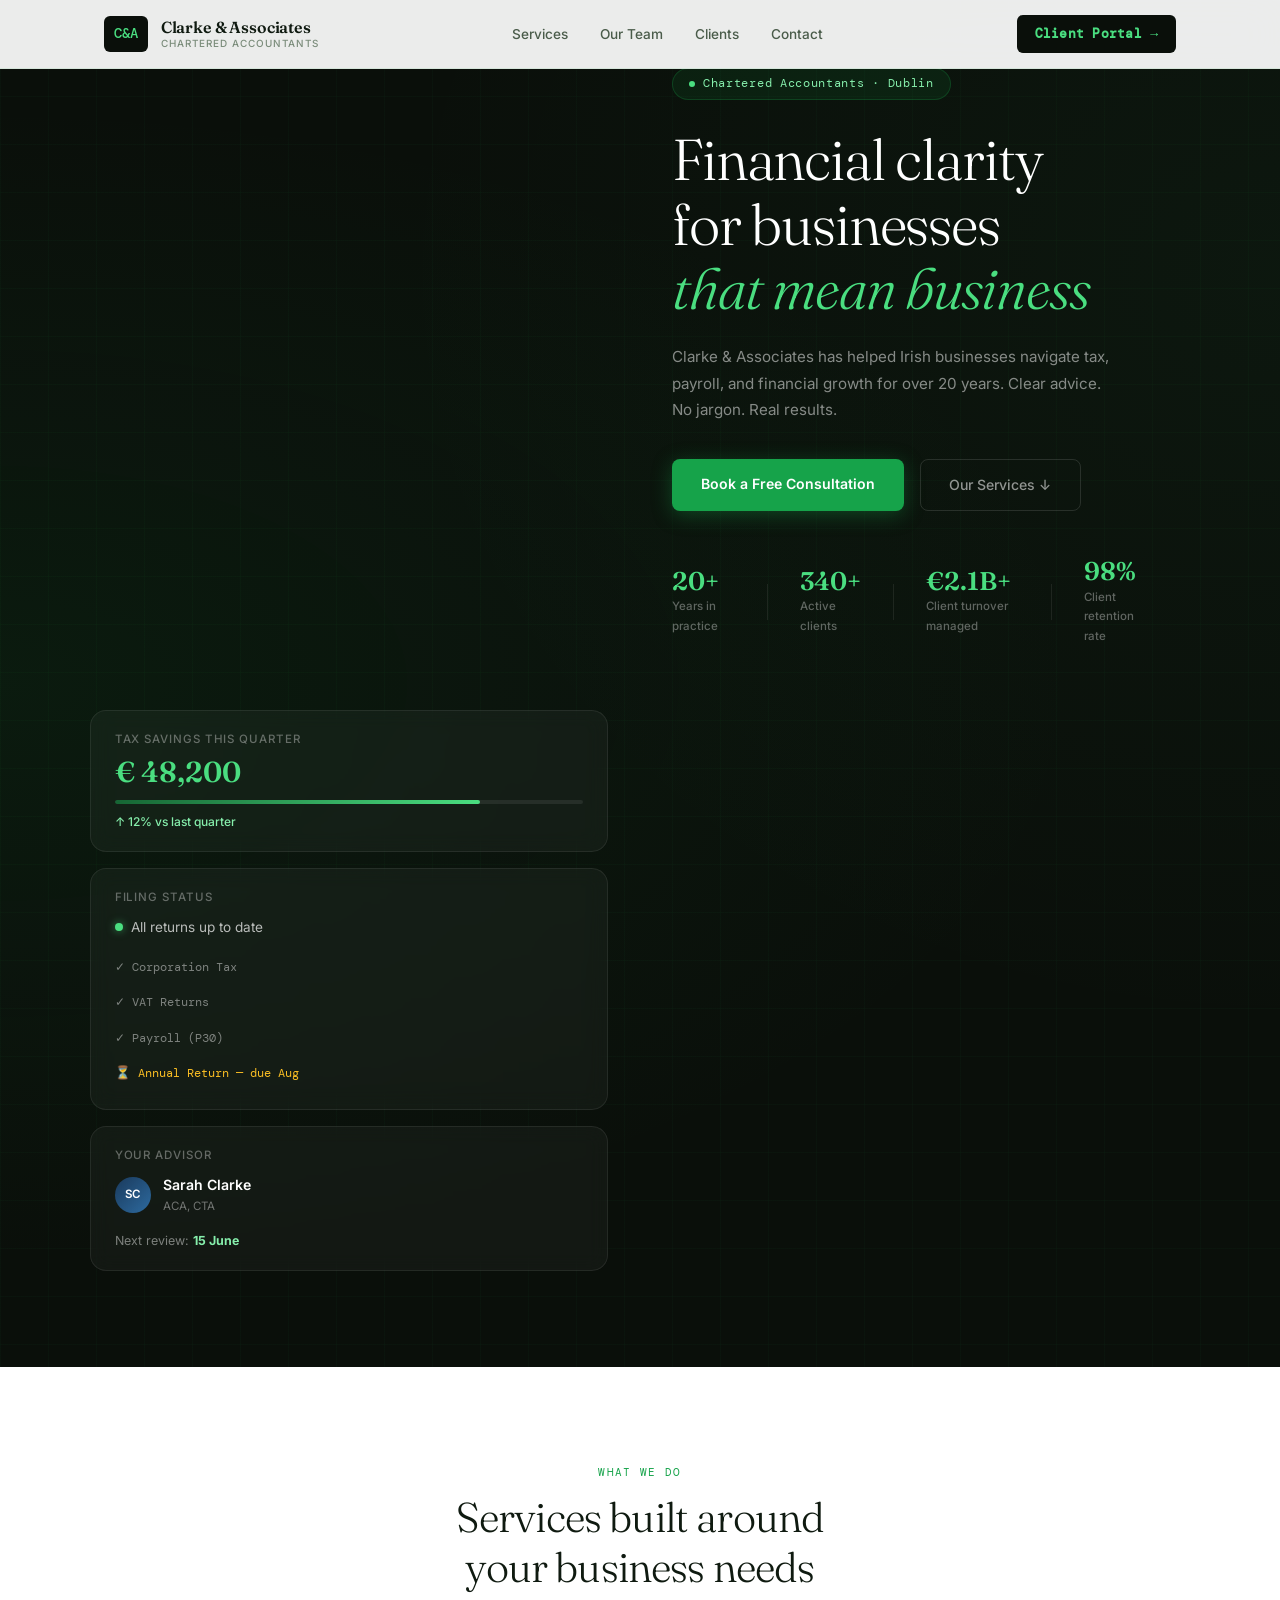
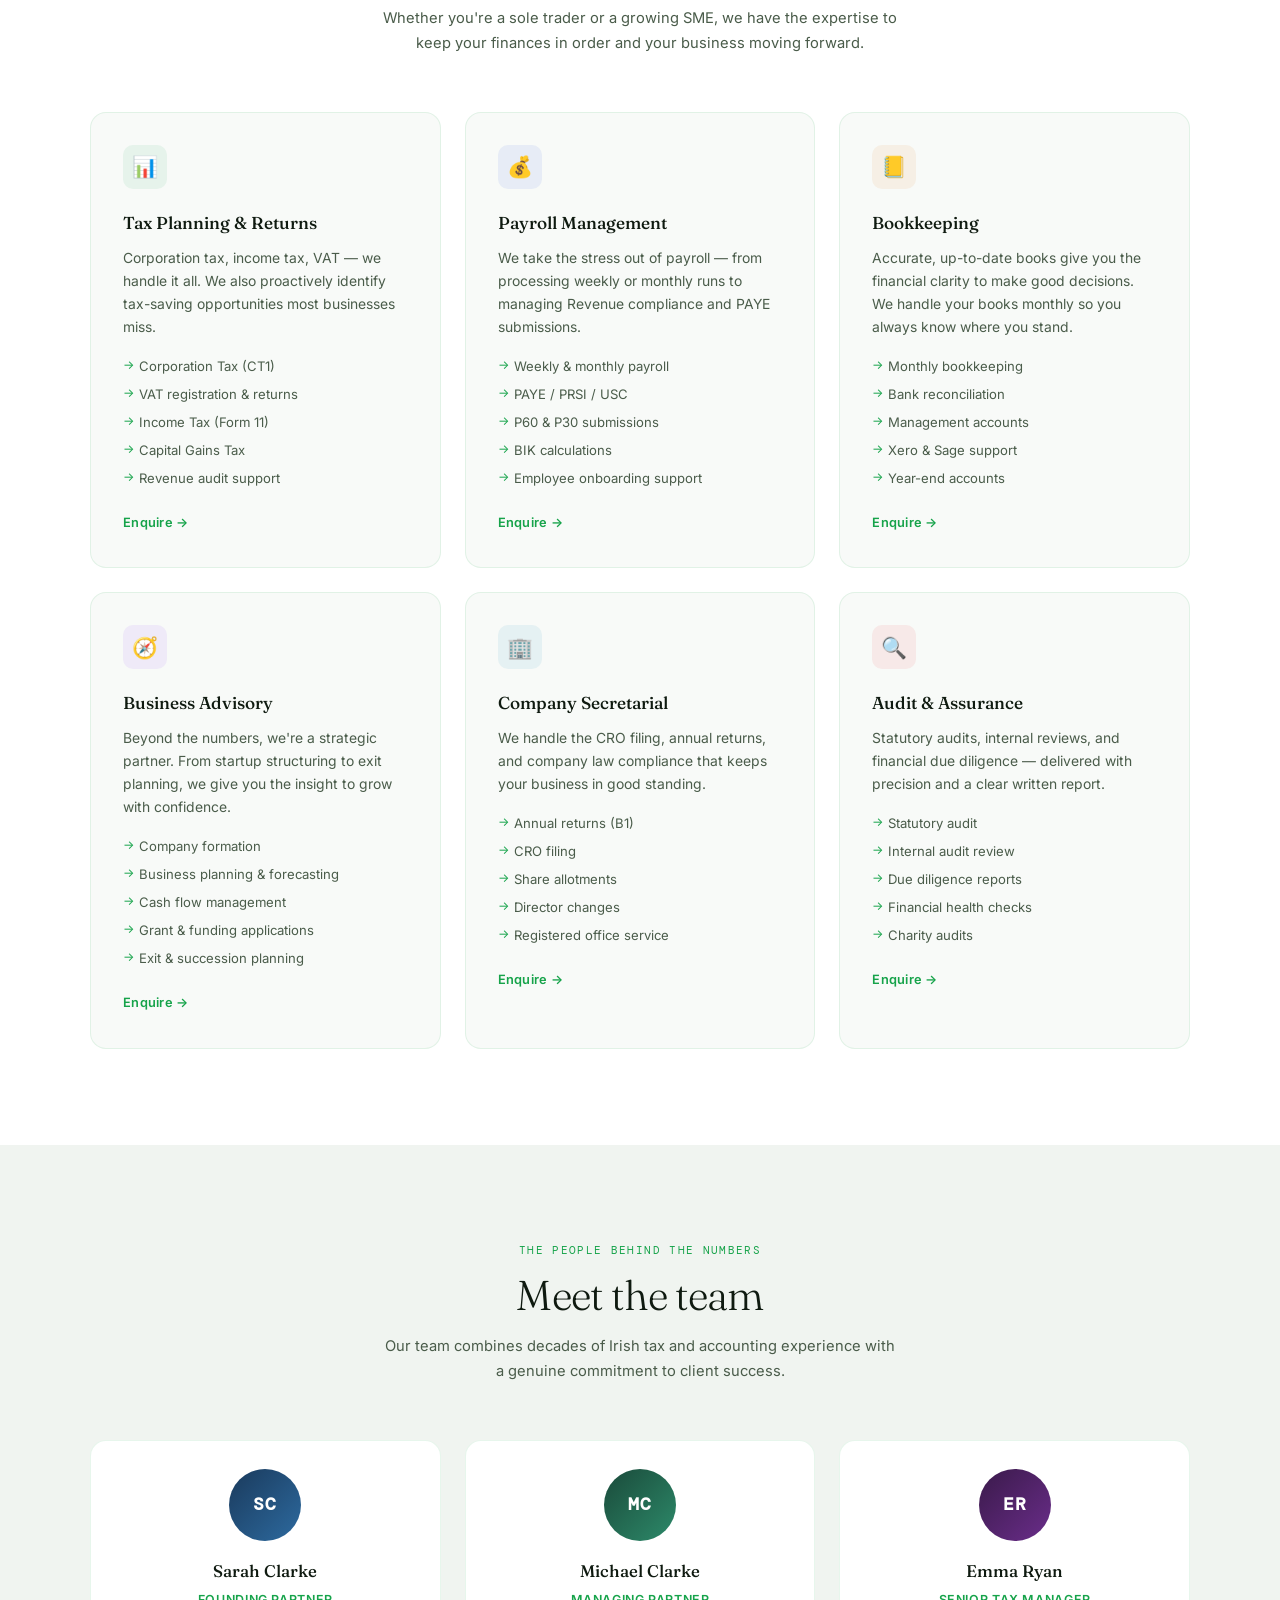
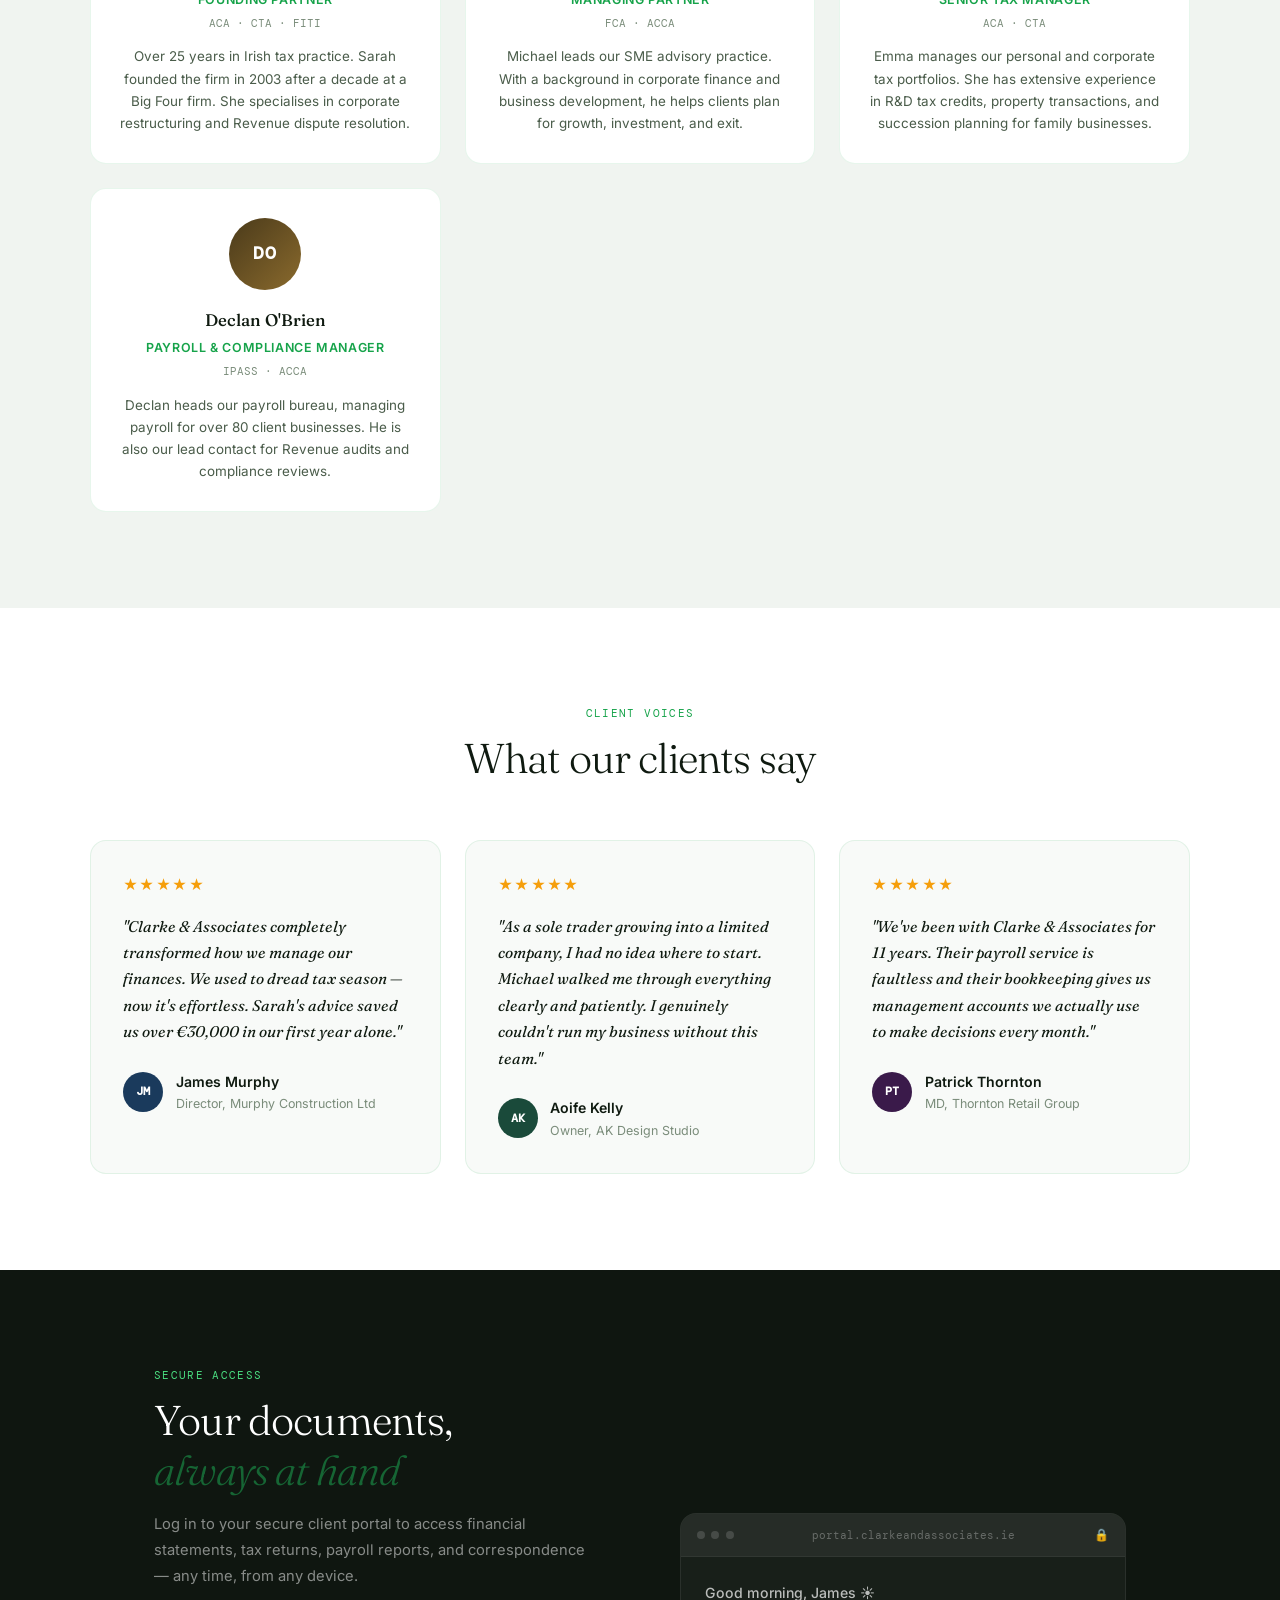
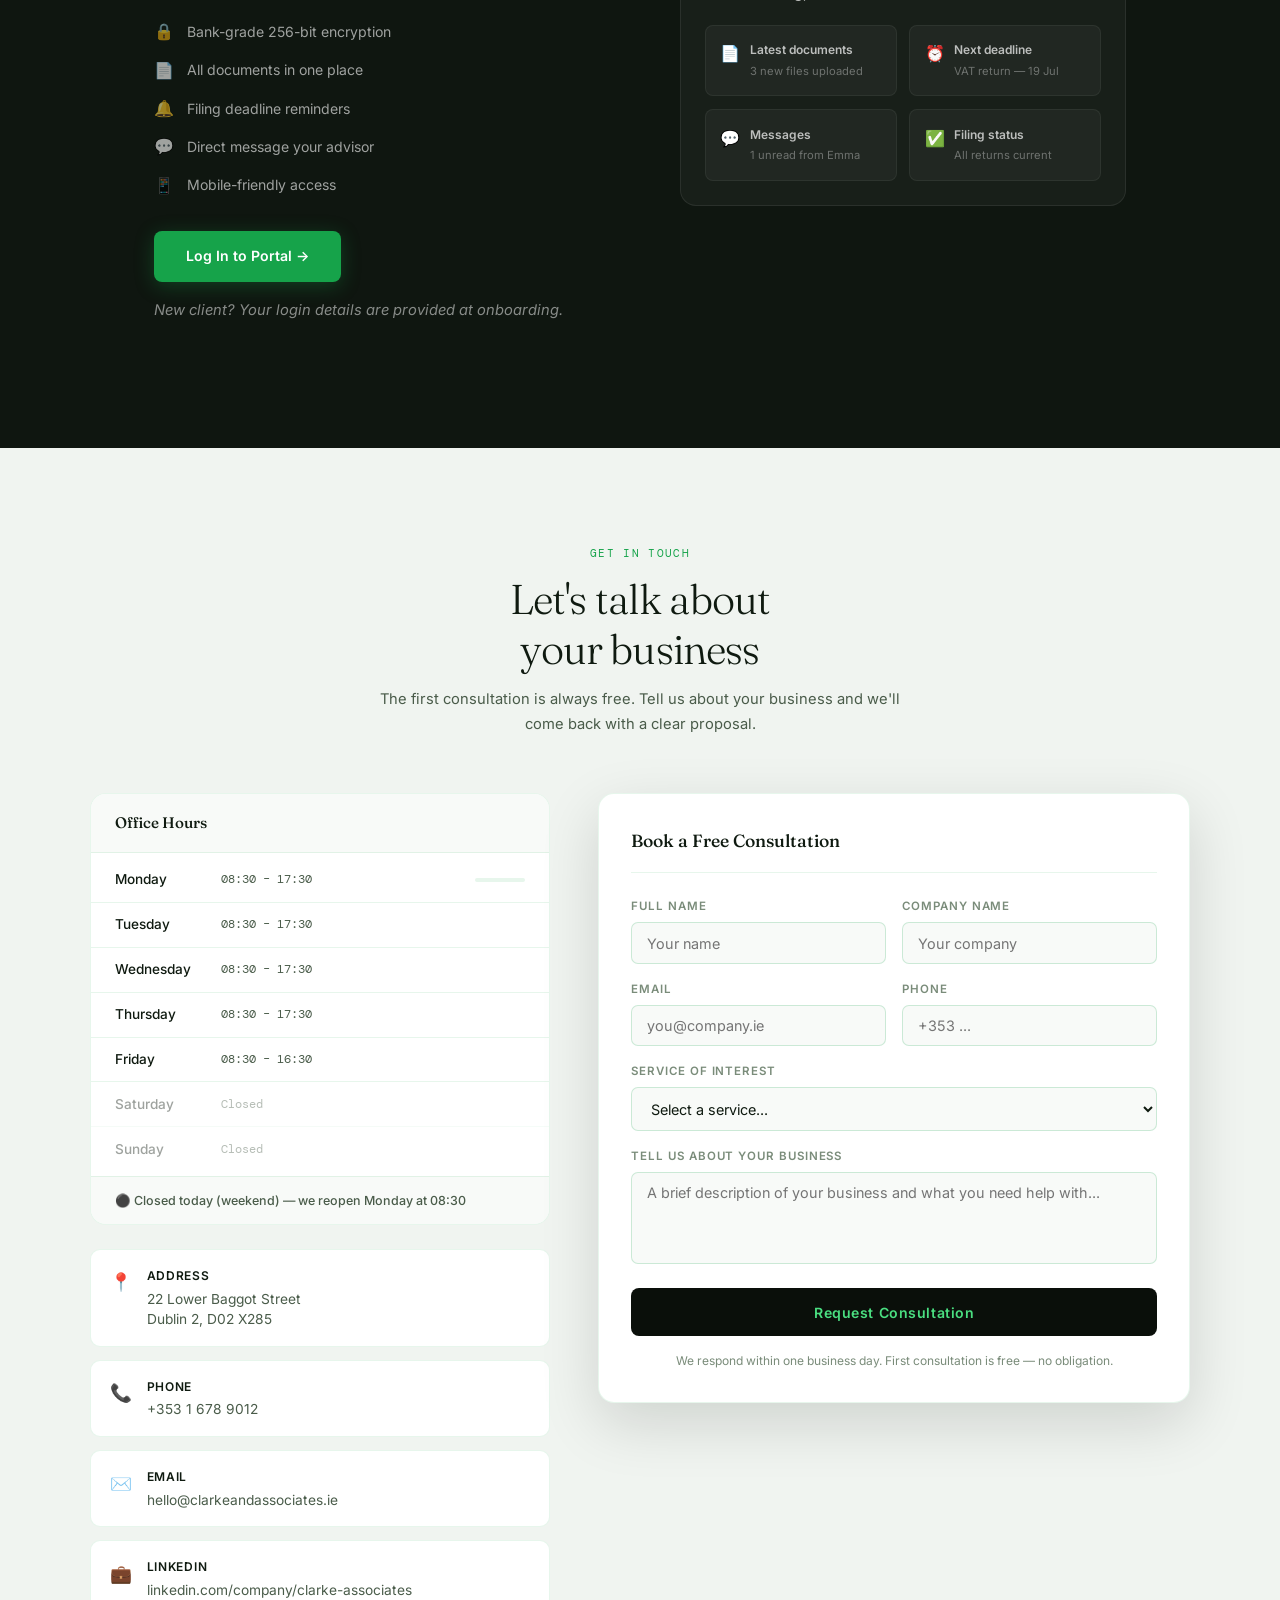
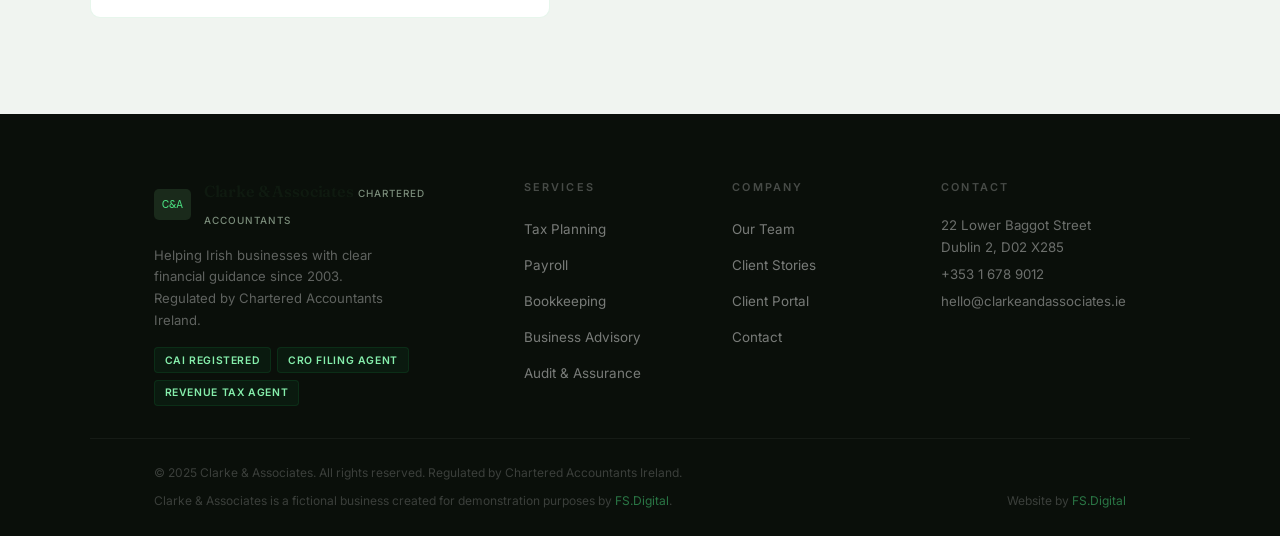
<file: demos/accountancy/index.html>
<!DOCTYPE html>
<html lang="en">
<head>
  <meta charset="UTF-8"/>
  <meta name="viewport" content="width=device-width, initial-scale=1.0"/>
  <title>Clarke &amp; Associates — Chartered Accountants Dublin</title>
  <meta name="description" content="Clarke &amp; Associates — Chartered Accountants on Lower Baggot Street, Dublin. Demo firm site by FS.Digital covering services, team, and a free consultation form."/>
  <meta name="robots" content="noindex,follow"/>
  <link rel="canonical" href="https://fsteyerdigital.com/demos/accountancy/"/>
  <link rel="preconnect" href="https://fonts.googleapis.com"/>
  <link rel="preconnect" href="https://fonts.gstatic.com" crossorigin/>
  <link href="https://fonts.googleapis.com/css2?family=Fraunces:ital,wght@0,300;0,400;0,600;1,300;1,400&family=Inter:wght@300;400;500;600&family=DM+Mono:wght@400;500&display=swap" rel="stylesheet"/>
  <link rel="stylesheet" href="style.css"/>
</head>
<body>

  <!-- NAV -->
  <nav id="navbar">
    <div class="nav-inner">
      <div class="nav-logo">
        <span class="logo-mark">C&amp;A</span>
        <div class="logo-text-wrap">
          <span class="logo-name">Clarke &amp; Associates</span>
          <span class="logo-sub">Chartered Accountants</span>
        </div>
      </div>
      <ul class="nav-links">
        <li><a href="#services">Services</a></li>
        <li><a href="#team">Our Team</a></li>
        <li><a href="#testimonials">Clients</a></li>
        <li><a href="#contact">Contact</a></li>
      </ul>
      <a href="#portal" class="nav-portal">Client Portal →</a>
      <button class="nav-burger" id="burger" aria-label="Toggle menu">&#9776;</button>
    </div>
  </nav>

  <!-- MOBILE MENU -->
  <div class="mobile-menu" id="mobileMenu">
    <ul>
      <li><a href="#services">Services</a></li>
      <li><a href="#team">Our Team</a></li>
      <li><a href="#testimonials">Clients</a></li>
      <li><a href="#contact">Contact</a></li>
      <li><a href="#portal" class="portal-link">Client Portal →</a></li>
    </ul>
  </div>

  <!-- HERO -->
  <section id="hero">
    <div class="hero-bg"></div>
    <div class="hero-content">
      <div class="hero-badge">
        <span class="badge-dot"></span>
        Chartered Accountants · Dublin
      </div>
      <h1>Financial clarity<br/>for businesses<br/><em>that mean business</em></h1>
      <p class="hero-desc">Clarke &amp; Associates has helped Irish businesses navigate tax, payroll, and financial growth for over 20 years. Clear advice. No jargon. Real results.</p>
      <div class="hero-ctas">
        <a href="#contact" class="btn-primary">Book a Free Consultation</a>
        <a href="#services" class="btn-ghost">Our Services ↓</a>
      </div>
      <div class="hero-trust">
        <div class="trust-item">
          <span class="trust-num">20+</span>
          <span class="trust-label">Years in practice</span>
        </div>
        <div class="trust-divider"></div>
        <div class="trust-item">
          <span class="trust-num">340+</span>
          <span class="trust-label">Active clients</span>
        </div>
        <div class="trust-divider"></div>
        <div class="trust-item">
          <span class="trust-num">€2.1B+</span>
          <span class="trust-label">Client turnover managed</span>
        </div>
        <div class="trust-divider"></div>
        <div class="trust-item">
          <span class="trust-num">98%</span>
          <span class="trust-label">Client retention rate</span>
        </div>
      </div>
    </div>
    <div class="hero-visual">
      <div class="hero-card card-1">
        <div class="hc-label">Tax savings this quarter</div>
        <div class="hc-value">€ 48,200</div>
        <div class="hc-bar"><div class="hc-fill w-78"></div></div>
        <div class="hc-sub">↑ 12% vs last quarter</div>
      </div>
      <div class="hero-card card-2">
        <div class="hc-label">Filing status</div>
        <div class="hc-status">
          <span class="status-dot green"></span>
          <span>All returns up to date</span>
        </div>
        <div class="hc-checklist">
          <div class="hc-check done">✓ Corporation Tax</div>
          <div class="hc-check done">✓ VAT Returns</div>
          <div class="hc-check done">✓ Payroll (P30)</div>
          <div class="hc-check pending">⏳ Annual Return — due Aug</div>
        </div>
      </div>
      <div class="hero-card card-3">
        <div class="hc-label">Your advisor</div>
        <div class="hc-advisor">
          <div class="advisor-avatar">SC</div>
          <div>
            <strong>Sarah Clarke</strong>
            <span>ACA, CTA</span>
          </div>
        </div>
        <div class="hc-next">Next review: <strong>15 June</strong></div>
      </div>
    </div>
  </section>

  <!-- SERVICES -->
  <section id="services">
    <div class="container">
      <div class="section-header reveal">
        <div class="section-tag">What we do</div>
        <h2>Services built around<br/>your business needs</h2>
        <p class="section-sub">Whether you're a sole trader or a growing SME, we have the expertise to keep your finances in order and your business moving forward.</p>
      </div>
      <div class="services-grid">

        <div class="service-card reveal">
          <div class="service-icon-wrap green">
            <span>📊</span>
          </div>
          <h3>Tax Planning &amp; Returns</h3>
          <p>Corporation tax, income tax, VAT — we handle it all. We also proactively identify tax-saving opportunities most businesses miss.</p>
          <ul class="service-list">
            <li>Corporation Tax (CT1)</li>
            <li>VAT registration &amp; returns</li>
            <li>Income Tax (Form 11)</li>
            <li>Capital Gains Tax</li>
            <li>Revenue audit support</li>
          </ul>
          <a href="#contact" class="service-link">Enquire →</a>
        </div>

        <div class="service-card reveal">
          <div class="service-icon-wrap blue">
            <span>💰</span>
          </div>
          <h3>Payroll Management</h3>
          <p>We take the stress out of payroll — from processing weekly or monthly runs to managing Revenue compliance and PAYE submissions.</p>
          <ul class="service-list">
            <li>Weekly &amp; monthly payroll</li>
            <li>PAYE / PRSI / USC</li>
            <li>P60 &amp; P30 submissions</li>
            <li>BIK calculations</li>
            <li>Employee onboarding support</li>
          </ul>
          <a href="#contact" class="service-link">Enquire →</a>
        </div>

        <div class="service-card reveal">
          <div class="service-icon-wrap amber">
            <span>📒</span>
          </div>
          <h3>Bookkeeping</h3>
          <p>Accurate, up-to-date books give you the financial clarity to make good decisions. We handle your books monthly so you always know where you stand.</p>
          <ul class="service-list">
            <li>Monthly bookkeeping</li>
            <li>Bank reconciliation</li>
            <li>Management accounts</li>
            <li>Xero &amp; Sage support</li>
            <li>Year-end accounts</li>
          </ul>
          <a href="#contact" class="service-link">Enquire →</a>
        </div>

        <div class="service-card reveal">
          <div class="service-icon-wrap purple">
            <span>🧭</span>
          </div>
          <h3>Business Advisory</h3>
          <p>Beyond the numbers, we're a strategic partner. From startup structuring to exit planning, we give you the insight to grow with confidence.</p>
          <ul class="service-list">
            <li>Company formation</li>
            <li>Business planning &amp; forecasting</li>
            <li>Cash flow management</li>
            <li>Grant &amp; funding applications</li>
            <li>Exit &amp; succession planning</li>
          </ul>
          <a href="#contact" class="service-link">Enquire →</a>
        </div>

        <div class="service-card reveal">
          <div class="service-icon-wrap teal">
            <span>🏢</span>
          </div>
          <h3>Company Secretarial</h3>
          <p>We handle the CRO filing, annual returns, and company law compliance that keeps your business in good standing.</p>
          <ul class="service-list">
            <li>Annual returns (B1)</li>
            <li>CRO filing</li>
            <li>Share allotments</li>
            <li>Director changes</li>
            <li>Registered office service</li>
          </ul>
          <a href="#contact" class="service-link">Enquire →</a>
        </div>

        <div class="service-card reveal">
          <div class="service-icon-wrap red">
            <span>🔍</span>
          </div>
          <h3>Audit &amp; Assurance</h3>
          <p>Statutory audits, internal reviews, and financial due diligence — delivered with precision and a clear written report.</p>
          <ul class="service-list">
            <li>Statutory audit</li>
            <li>Internal audit review</li>
            <li>Due diligence reports</li>
            <li>Financial health checks</li>
            <li>Charity audits</li>
          </ul>
          <a href="#contact" class="service-link">Enquire →</a>
        </div>

      </div>
    </div>
  </section>

  <!-- TEAM -->
  <section id="team">
    <div class="container">
      <div class="section-header reveal">
        <div class="section-tag">The people behind the numbers</div>
        <h2>Meet the team</h2>
        <p class="section-sub">Our team combines decades of Irish tax and accounting experience with a genuine commitment to client success.</p>
      </div>
      <div class="team-grid">

        <div class="team-card reveal">
          <div class="team-avatar grad-sc">SC</div>
          <div class="team-info">
            <h3>Sarah Clarke</h3>
            <div class="team-role">Founding Partner</div>
            <div class="team-quals">ACA · CTA · FITI</div>
            <p>Over 25 years in Irish tax practice. Sarah founded the firm in 2003 after a decade at a Big Four firm. She specialises in corporate restructuring and Revenue dispute resolution.</p>
          </div>
        </div>

        <div class="team-card reveal">
          <div class="team-avatar grad-mc">MC</div>
          <div class="team-info">
            <h3>Michael Clarke</h3>
            <div class="team-role">Managing Partner</div>
            <div class="team-quals">FCA · ACCA</div>
            <p>Michael leads our SME advisory practice. With a background in corporate finance and business development, he helps clients plan for growth, investment, and exit.</p>
          </div>
        </div>

        <div class="team-card reveal">
          <div class="team-avatar grad-er">ER</div>
          <div class="team-info">
            <h3>Emma Ryan</h3>
            <div class="team-role">Senior Tax Manager</div>
            <div class="team-quals">ACA · CTA</div>
            <p>Emma manages our personal and corporate tax portfolios. She has extensive experience in R&amp;D tax credits, property transactions, and succession planning for family businesses.</p>
          </div>
        </div>

        <div class="team-card reveal">
          <div class="team-avatar grad-do">DO</div>
          <div class="team-info">
            <h3>Declan O'Brien</h3>
            <div class="team-role">Payroll &amp; Compliance Manager</div>
            <div class="team-quals">IPASS · ACCA</div>
            <p>Declan heads our payroll bureau, managing payroll for over 80 client businesses. He is also our lead contact for Revenue audits and compliance reviews.</p>
          </div>
        </div>

      </div>
    </div>
  </section>

  <!-- TESTIMONIALS -->
  <section id="testimonials">
    <div class="container">
      <div class="section-header reveal">
        <div class="section-tag">Client voices</div>
        <h2>What our clients say</h2>
      </div>
      <div class="testimonials-grid">

        <div class="testi-card reveal">
          <div class="testi-stars">★★★★★</div>
          <p>"Clarke &amp; Associates completely transformed how we manage our finances. We used to dread tax season — now it's effortless. Sarah's advice saved us over €30,000 in our first year alone."</p>
          <div class="testi-author">
            <div class="testi-avatar bg-jm">JM</div>
            <div>
              <strong>James Murphy</strong>
              <span>Director, Murphy Construction Ltd</span>
            </div>
          </div>
        </div>

        <div class="testi-card reveal">
          <div class="testi-stars">★★★★★</div>
          <p>"As a sole trader growing into a limited company, I had no idea where to start. Michael walked me through everything clearly and patiently. I genuinely couldn't run my business without this team."</p>
          <div class="testi-author">
            <div class="testi-avatar bg-ak">AK</div>
            <div>
              <strong>Aoife Kelly</strong>
              <span>Owner, AK Design Studio</span>
            </div>
          </div>
        </div>

        <div class="testi-card reveal">
          <div class="testi-stars">★★★★★</div>
          <p>"We've been with Clarke &amp; Associates for 11 years. Their payroll service is faultless and their bookkeeping gives us management accounts we actually use to make decisions every month."</p>
          <div class="testi-author">
            <div class="testi-avatar bg-pt">PT</div>
            <div>
              <strong>Patrick Thornton</strong>
              <span>MD, Thornton Retail Group</span>
            </div>
          </div>
        </div>

      </div>
    </div>
  </section>

  <!-- CLIENT PORTAL -->
  <section id="portal">
    <div class="portal-inner">
      <div class="portal-left reveal">
        <div class="section-tag">Secure access</div>
        <h2>Your documents,<br/><em>always at hand</em></h2>
        <p>Log in to your secure client portal to access financial statements, tax returns, payroll reports, and correspondence — any time, from any device.</p>
        <ul class="portal-features">
          <li><span>🔒</span> Bank-grade 256-bit encryption</li>
          <li><span>📄</span> All documents in one place</li>
          <li><span>🔔</span> Filing deadline reminders</li>
          <li><span>💬</span> Direct message your advisor</li>
          <li><span>📱</span> Mobile-friendly access</li>
        </ul>
        <a href="https://portal.clarkeandassociates.ie/" class="btn-green" target="_blank" rel="noreferrer noopener">Log In to Portal →</a>
        <p class="portal-note">New client? Your login details are provided at onboarding.</p>
      </div>
      <div class="portal-right reveal">
        <div class="portal-mock">
          <div class="pm-topbar">
            <div class="pm-dots">
              <span></span><span></span><span></span>
            </div>
            <div class="pm-url">portal.clarkeandassociates.ie</div>
            <div class="pm-lock">🔒</div>
          </div>
          <div class="pm-body">
            <div class="pm-welcome">Good morning, James ☀️</div>
            <div class="pm-cards">
              <div class="pm-card">
                <div class="pm-card-icon">📄</div>
                <div>
                  <strong>Latest documents</strong>
                  <span>3 new files uploaded</span>
                </div>
              </div>
              <div class="pm-card">
                <div class="pm-card-icon">⏰</div>
                <div>
                  <strong>Next deadline</strong>
                  <span>VAT return — 19 Jul</span>
                </div>
              </div>
              <div class="pm-card">
                <div class="pm-card-icon">💬</div>
                <div>
                  <strong>Messages</strong>
                  <span>1 unread from Emma</span>
                </div>
              </div>
              <div class="pm-card">
                <div class="pm-card-icon">✅</div>
                <div>
                  <strong>Filing status</strong>
                  <span>All returns current</span>
                </div>
              </div>
            </div>
          </div>
        </div>
      </div>
    </div>
  </section>

  <!-- HOURS & CONTACT -->
  <section id="contact">
    <div class="container">
      <div class="section-header reveal">
        <div class="section-tag">Get in touch</div>
        <h2>Let's talk about<br/>your business</h2>
        <p class="section-sub">The first consultation is always free. Tell us about your business and we'll come back with a clear proposal.</p>
      </div>
      <div class="contact-grid">

        <!-- LEFT INFO -->
        <div class="contact-left reveal">

          <div class="hours-card">
            <h3>Office Hours</h3>
            <div class="hours-list">
              <div class="hours-row">
                <span class="hours-day">Monday</span>
                <span class="hours-time">08:30 – 17:30</span>
                <span class="hours-badge open" id="mon-badge"></span>
              </div>
              <div class="hours-row">
                <span class="hours-day">Tuesday</span>
                <span class="hours-time">08:30 – 17:30</span>
                <span class="hours-badge" id="tue-badge"></span>
              </div>
              <div class="hours-row">
                <span class="hours-day">Wednesday</span>
                <span class="hours-time">08:30 – 17:30</span>
                <span class="hours-badge" id="wed-badge"></span>
              </div>
              <div class="hours-row">
                <span class="hours-day">Thursday</span>
                <span class="hours-time">08:30 – 17:30</span>
                <span class="hours-badge" id="thu-badge"></span>
              </div>
              <div class="hours-row">
                <span class="hours-day">Friday</span>
                <span class="hours-time">08:30 – 16:30</span>
                <span class="hours-badge" id="fri-badge"></span>
              </div>
              <div class="hours-row closed">
                <span class="hours-day">Saturday</span>
                <span class="hours-time">Closed</span>
              </div>
              <div class="hours-row closed">
                <span class="hours-day">Sunday</span>
                <span class="hours-time">Closed</span>
              </div>
            </div>
            <div class="hours-status" id="hoursStatus"></div>
          </div>

          <div class="contact-info-list">
            <div class="ci-item">
              <span class="ci-icon">📍</span>
              <div>
                <strong>Address</strong>
                <p>22 Lower Baggot Street<br/>Dublin 2, D02 X285</p>
              </div>
            </div>
            <div class="ci-item">
              <span class="ci-icon">📞</span>
              <div>
                <strong>Phone</strong>
                <p>+353 1 678 9012</p>
              </div>
            </div>
            <div class="ci-item">
              <span class="ci-icon">✉️</span>
              <div>
                <strong>Email</strong>
                <p>hello@clarkeandassociates.ie</p>
              </div>
            </div>
            <div class="ci-item">
              <span class="ci-icon">💼</span>
              <div>
                <strong>LinkedIn</strong>
                <p>linkedin.com/company/clarke-associates</p>
              </div>
            </div>
          </div>

        </div>

        <!-- RIGHT FORM -->
        <div class="contact-right reveal">
          <div class="contact-form-card">
            <h3>Book a Free Consultation</h3>
            <div class="contact-form">
              <div class="form-row">
                <div class="form-group">
                  <label for="ca-name">Full name</label>
                  <input id="ca-name" type="text" placeholder="Your name" autocomplete="name"/>
                </div>
                <div class="form-group">
                  <label for="ca-company">Company name</label>
                  <input id="ca-company" type="text" placeholder="Your company" autocomplete="organization"/>
                </div>
              </div>
              <div class="form-row">
                <div class="form-group">
                  <label for="ca-email">Email</label>
                  <input id="ca-email" type="email" placeholder="you@company.ie" autocomplete="email"/>
                </div>
                <div class="form-group">
                  <label for="ca-phone">Phone</label>
                  <input id="ca-phone" type="tel" placeholder="+353 ..." autocomplete="tel"/>
                </div>
              </div>
              <div class="form-group">
                <label for="ca-service">Service of interest</label>
                <select id="ca-service">
                  <option value="">Select a service...</option>
                  <option>Tax Planning &amp; Returns</option>
                  <option>Payroll Management</option>
                  <option>Bookkeeping</option>
                  <option>Business Advisory</option>
                  <option>Company Secretarial</option>
                  <option>Audit &amp; Assurance</option>
                  <option>Not sure — need advice</option>
                </select>
              </div>
              <div class="form-group">
                <label for="ca-message">Tell us about your business</label>
                <textarea id="ca-message" rows="4" placeholder="A brief description of your business and what you need help with..."></textarea>
              </div>
              <button class="btn-submit" id="contactBtn">Request Consultation</button>
              <p class="form-note">We respond within one business day. First consultation is free — no obligation.</p>
            </div>
          </div>
        </div>

      </div>
    </div>
  </section>

  <!-- FOOTER -->
  <footer>
    <div class="footer-inner">
      <div class="footer-brand">
        <div class="footer-logo">
          <span class="logo-mark-sm">C&amp;A</span>
          <div>
            <span class="logo-name">Clarke &amp; Associates</span>
            <span class="logo-sub">Chartered Accountants</span>
          </div>
        </div>
        <p>Helping Irish businesses with clear financial guidance since 2003. Regulated by Chartered Accountants Ireland.</p>
        <div class="footer-badges">
          <span>CAI Registered</span>
          <span>CRO Filing Agent</span>
          <span>Revenue Tax Agent</span>
        </div>
      </div>
      <div class="footer-links">
        <h4>Services</h4>
        <ul>
          <li><a href="#services">Tax Planning</a></li>
          <li><a href="#services">Payroll</a></li>
          <li><a href="#services">Bookkeeping</a></li>
          <li><a href="#services">Business Advisory</a></li>
          <li><a href="#services">Audit &amp; Assurance</a></li>
        </ul>
      </div>
      <div class="footer-links">
        <h4>Company</h4>
        <ul>
          <li><a href="#team">Our Team</a></li>
          <li><a href="#testimonials">Client Stories</a></li>
          <li><a href="#portal">Client Portal</a></li>
          <li><a href="#contact">Contact</a></li>
        </ul>
      </div>
      <div class="footer-contact-col">
        <h4>Contact</h4>
        <p>22 Lower Baggot Street<br/>Dublin 2, D02 X285</p>
        <p>+353 1 678 9012</p>
        <p>hello@clarkeandassociates.ie</p>
      </div>
    </div>
    <div class="footer-bottom">
      <p>© 2025 Clarke &amp; Associates. All rights reserved. Regulated by Chartered Accountants Ireland.</p>
      <p class="footer-disclaimer">Clarke &amp; Associates is a fictional business created for demonstration purposes by <a href="https://fsteyerdigital.com">FS.Digital</a>.</p>
      <p class="footer-credit">Website by <a href="https://fsteyerdigital.com/" target="_blank" rel="noreferrer noopener">FS.Digital</a></p>
    </div>
  </footer>

  <script src="script.js"></script>
</body>
</html>
</file>
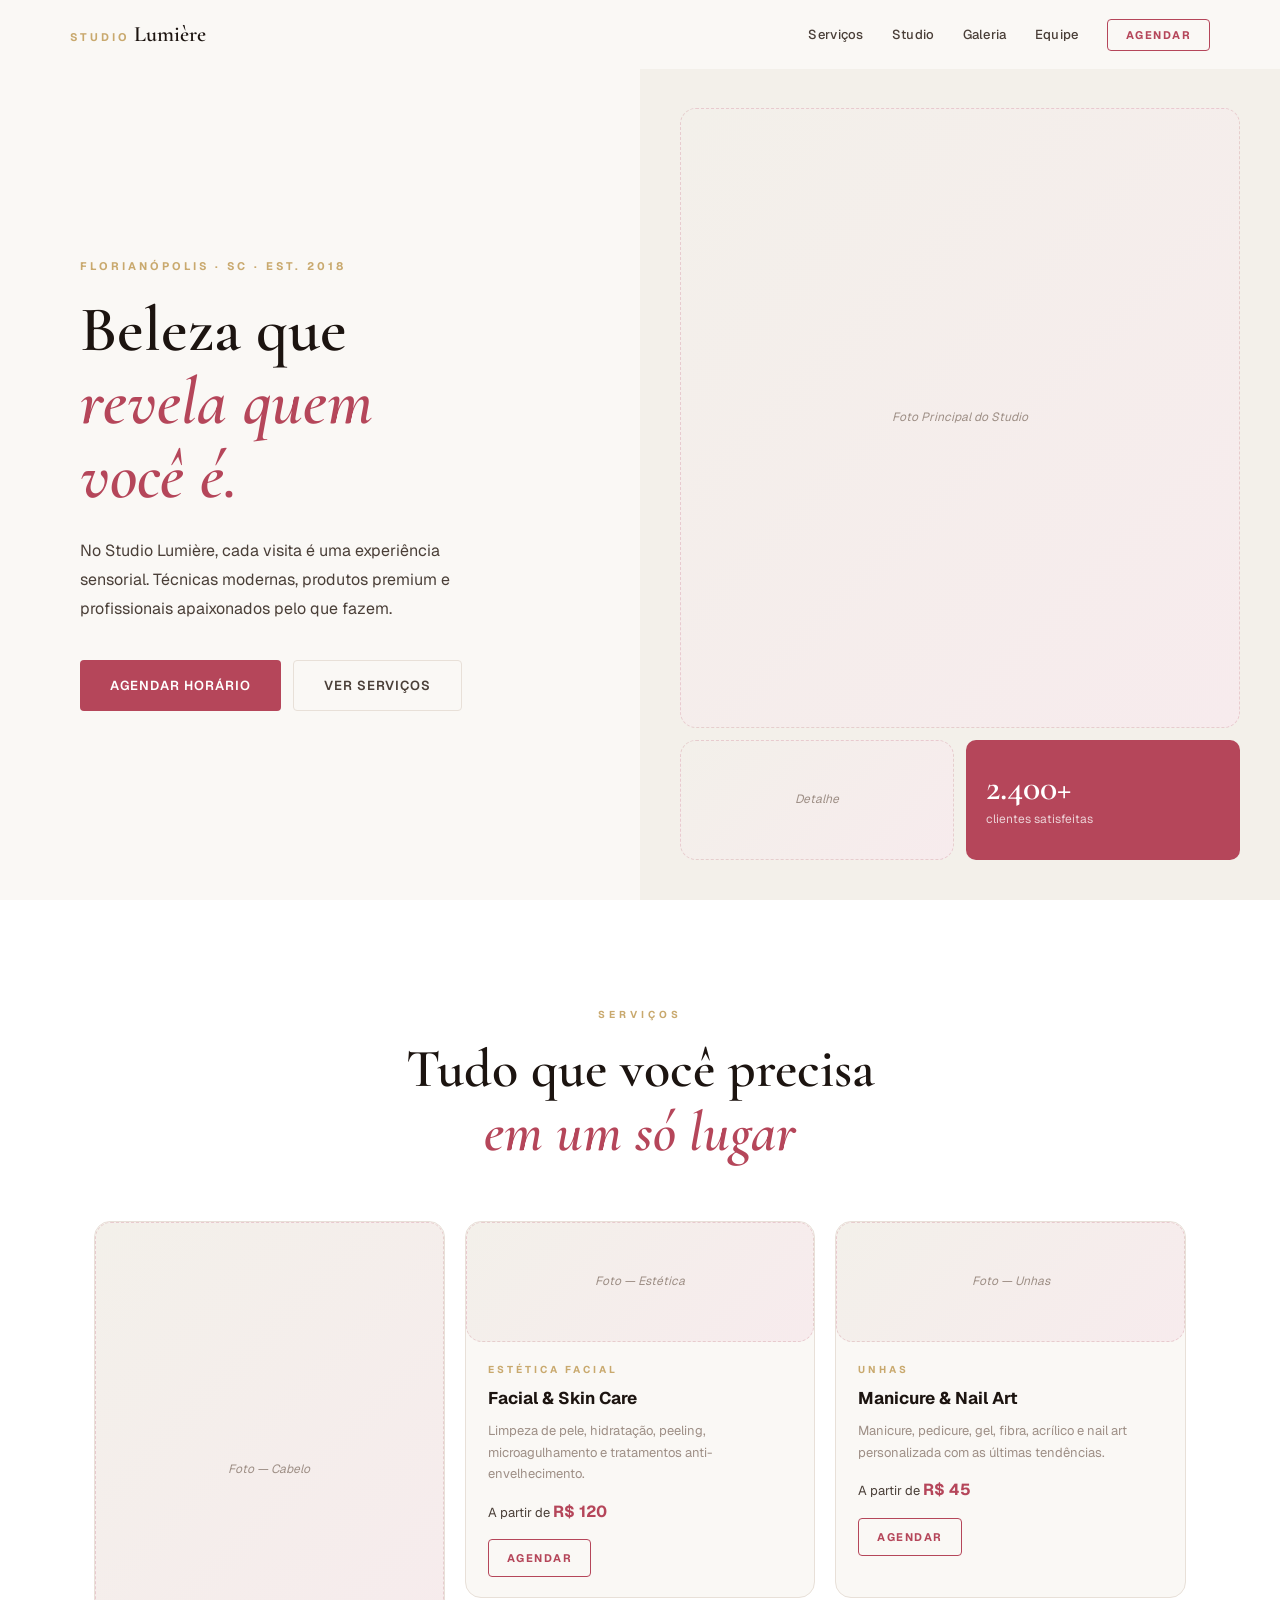
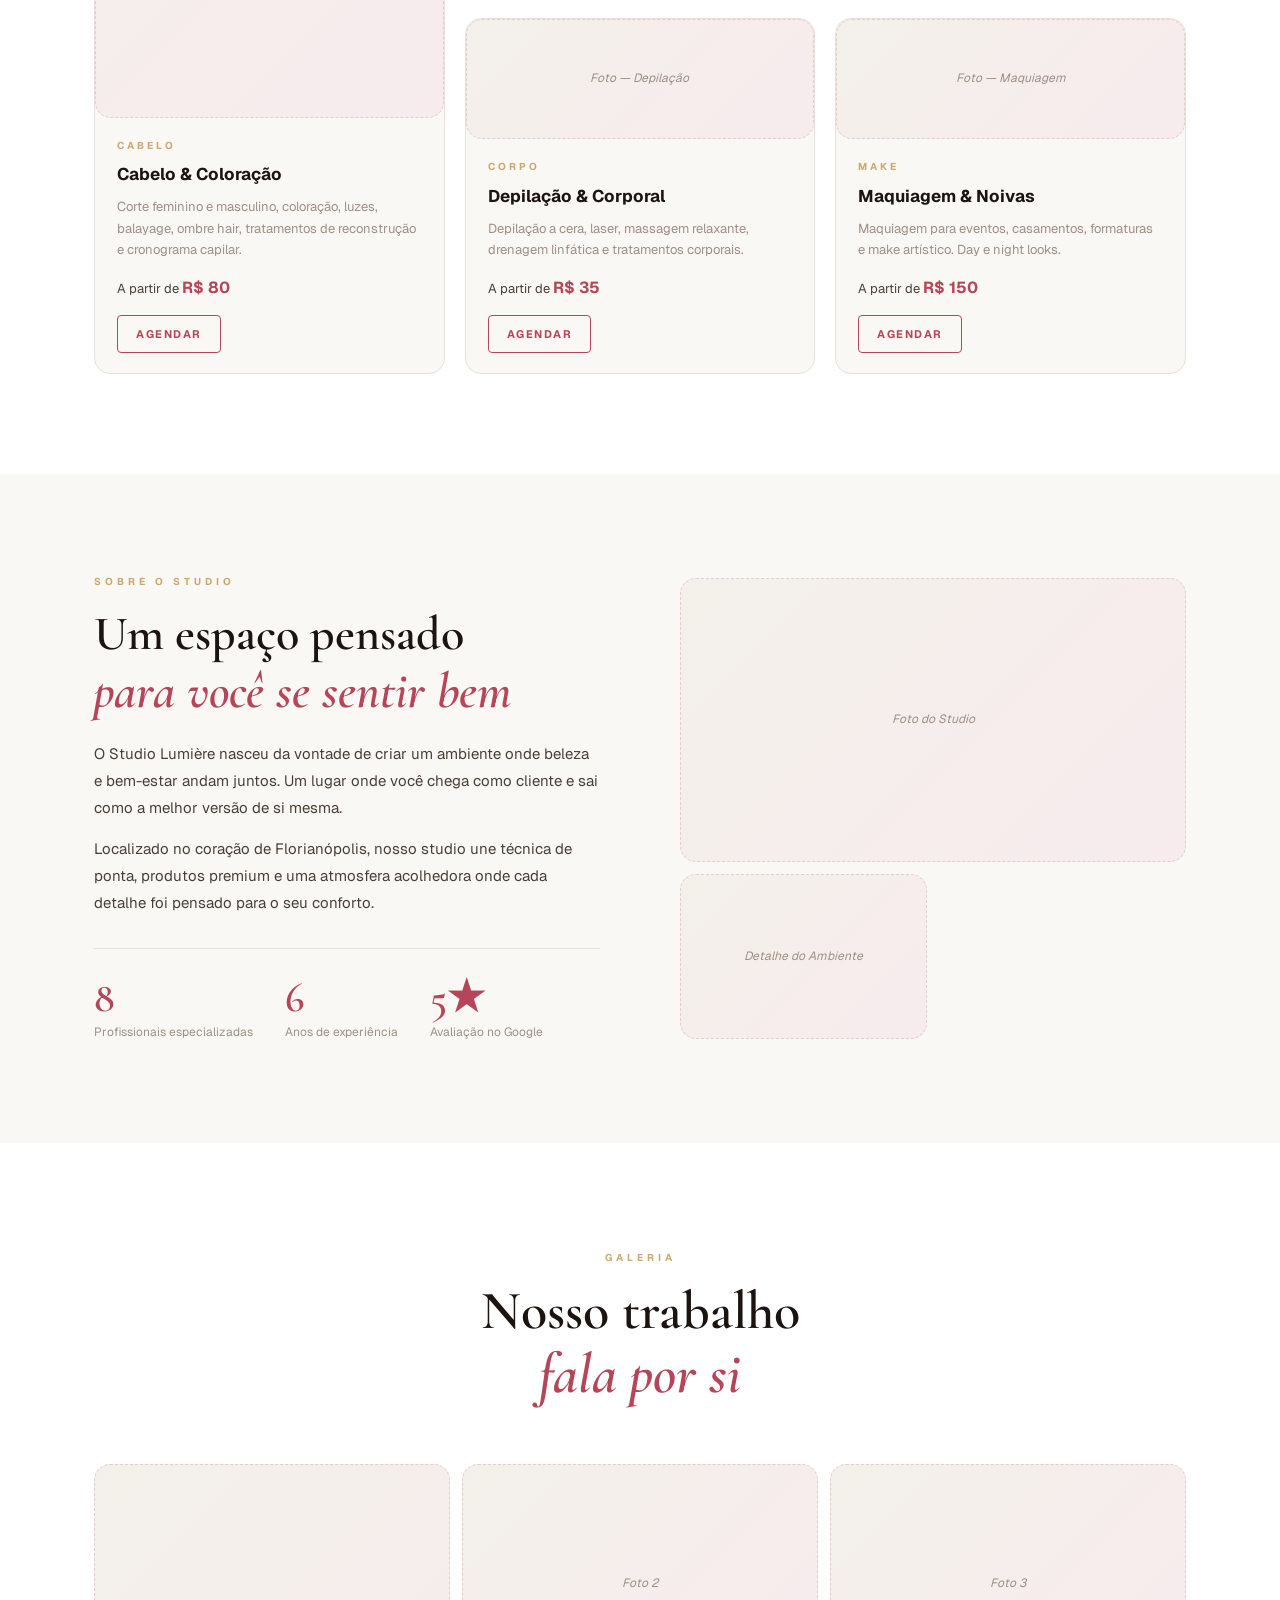
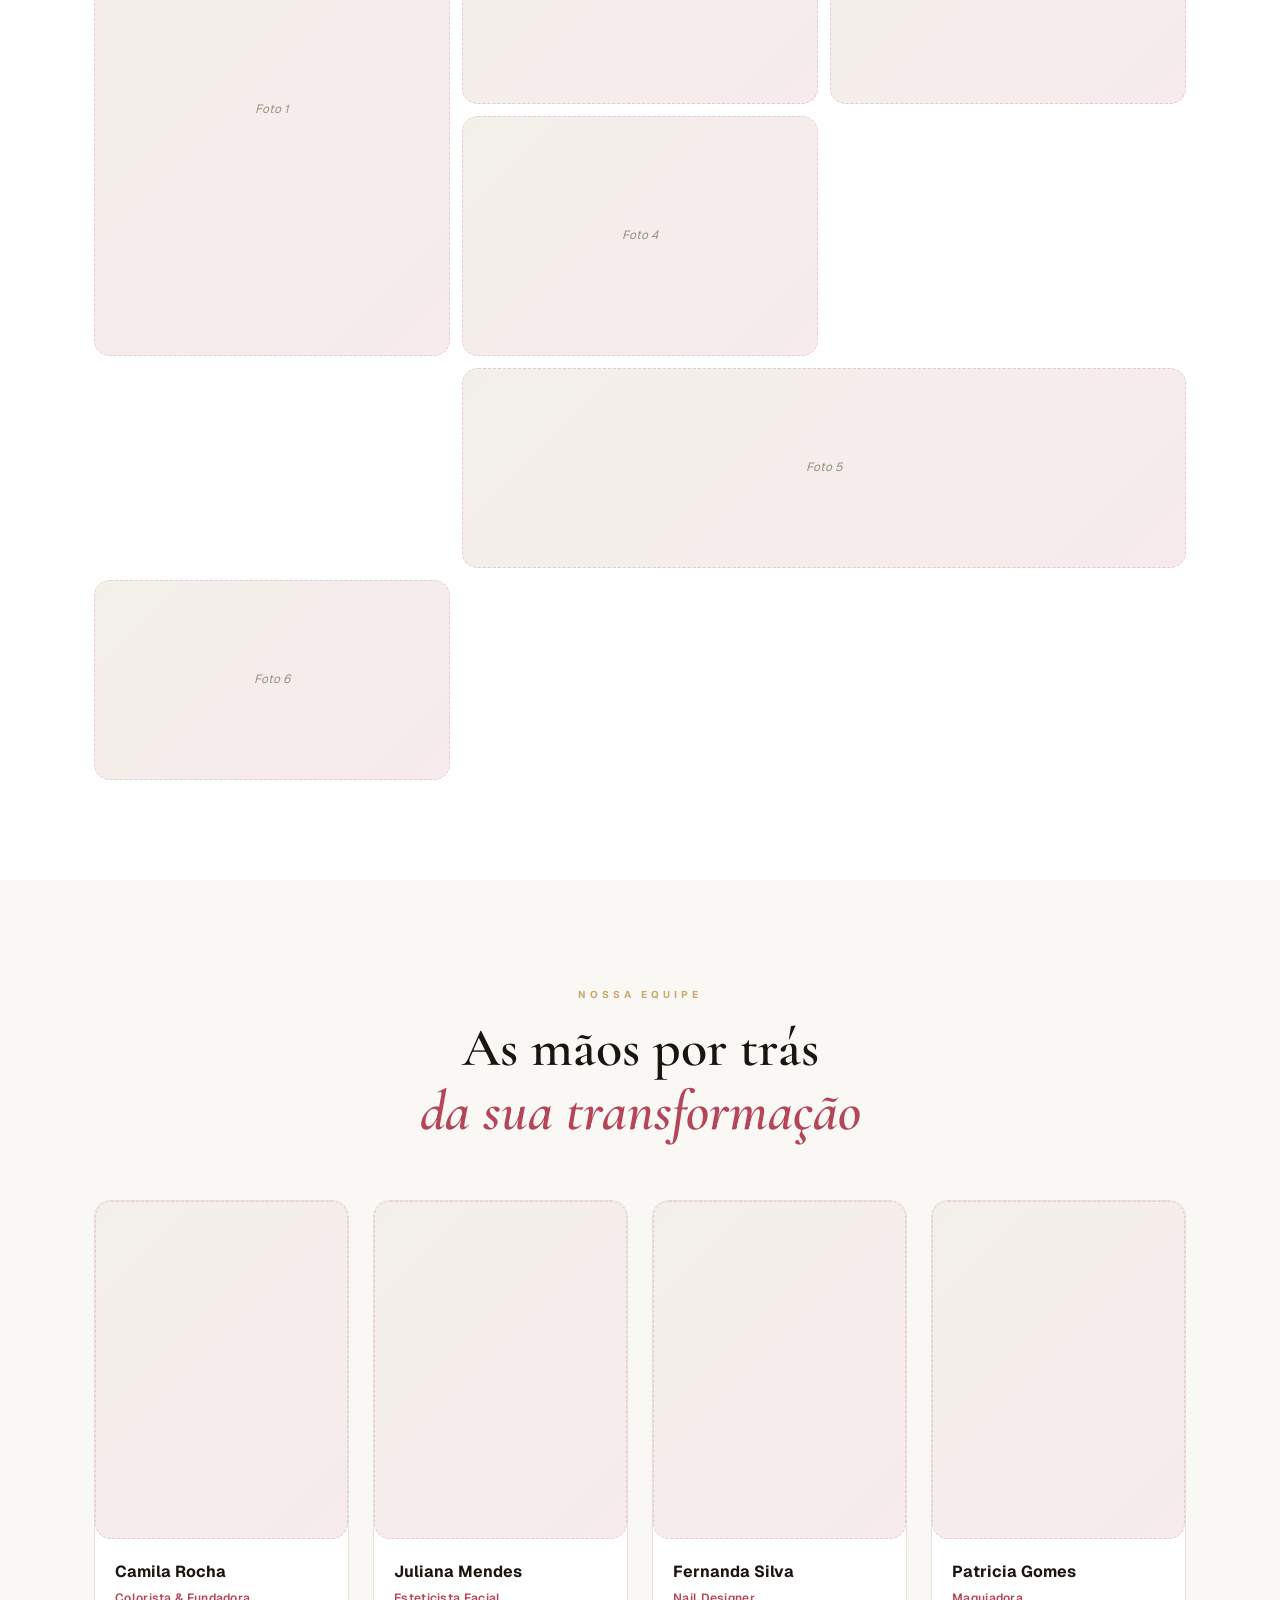
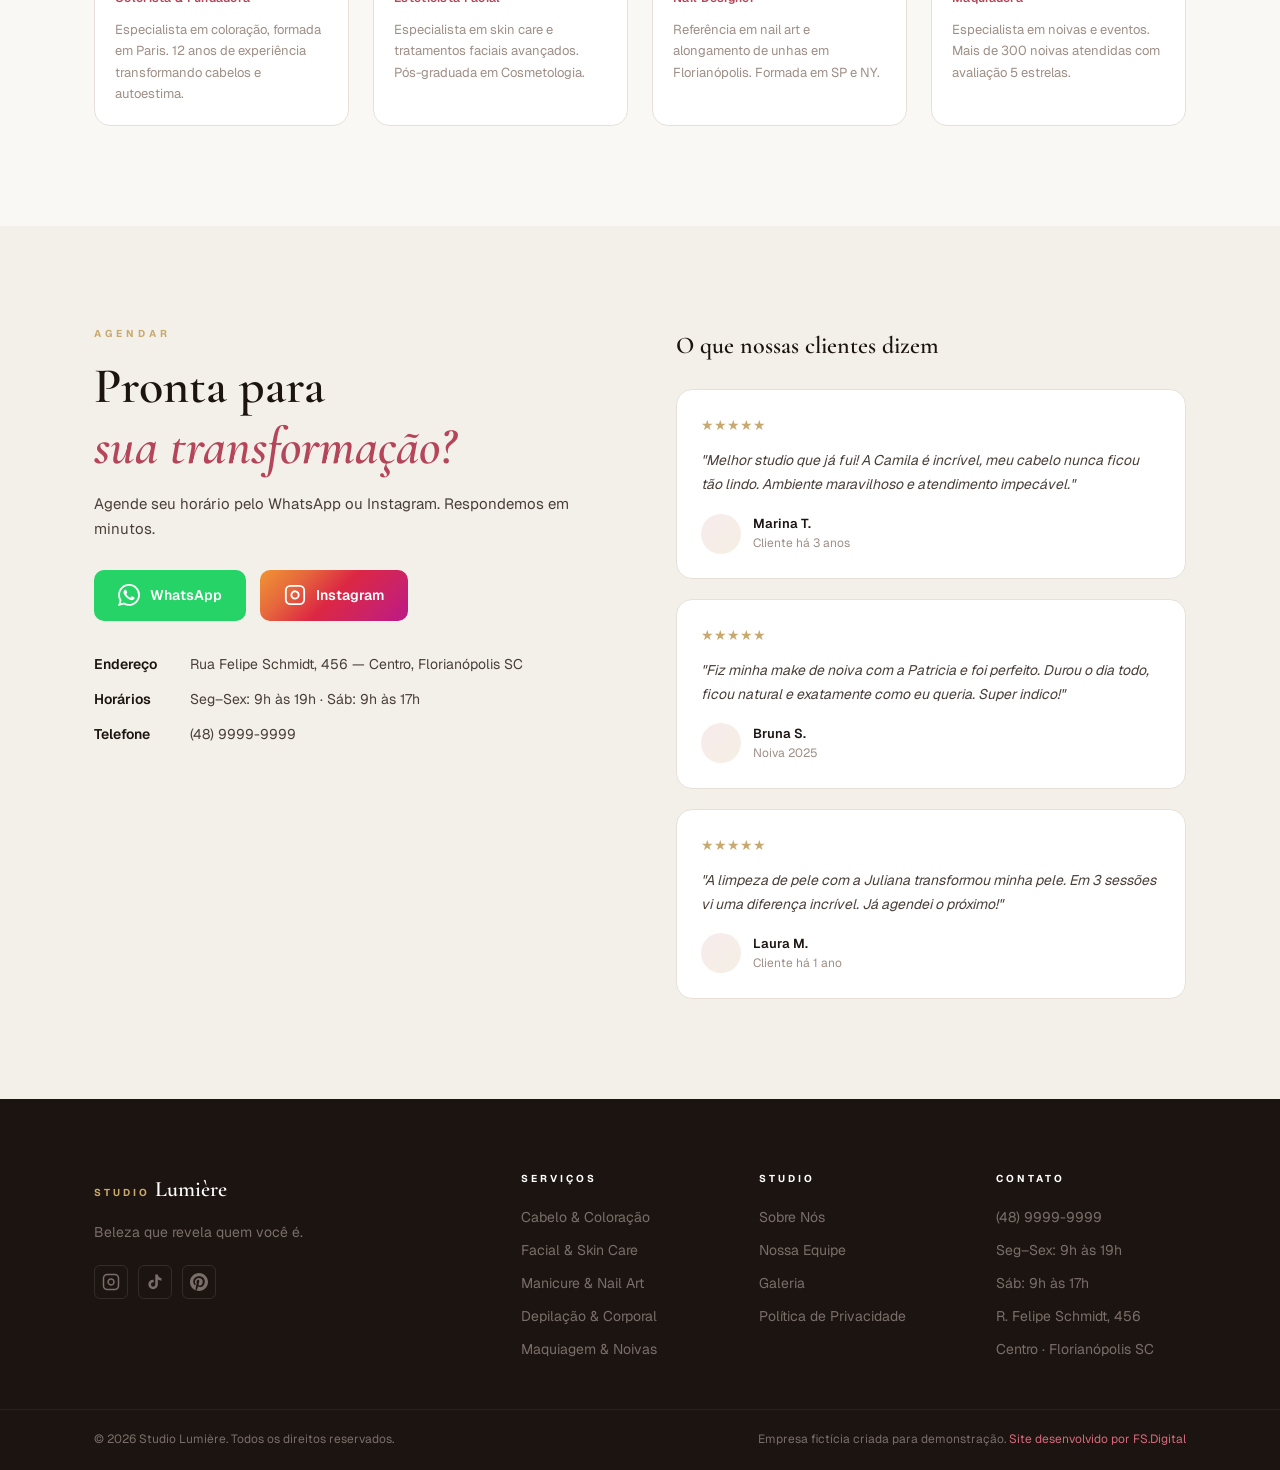
<file: demos/beleza/index.html>
<!DOCTYPE html>
<html lang="pt-BR">
<head>
  <meta charset="UTF-8"/>
  <meta name="viewport" content="width=device-width, initial-scale=1.0"/>
  <title>Studio Lumière — Beleza & Estética em Florianópolis</title>
  <meta name="description" content="Studio Lumière — cabelo, estética e bem-estar em Florianópolis. Agende seu horário online e descubra um novo conceito de beleza."/>
  <meta name="robots" content="noindex,follow"/>
  <link rel="canonical" href="https://fsteyerdigital.com/demos/beleza/"/>
  <link rel="preconnect" href="https://fonts.googleapis.com"/>
  <link rel="preconnect" href="https://fonts.gstatic.com" crossorigin/>
  <link href="https://fonts.googleapis.com/css2?family=Geist:wght@300;400;500;600;700&family=Cormorant+Garamond:ital,wght@0,300;0,400;0,600;1,300;1,400;1,600&display=swap" rel="stylesheet"/>
  <link rel="stylesheet" href="style.css"/>
</head>
<body>

  <!-- NAVBAR -->
  <nav class="navbar" id="navbar">
    <div class="nav-inner">
      <a href="#home" class="nav-logo">
        <div class="logo-wordmark">
          <span class="logo-studio">Studio</span>
          <span class="logo-name">Lumière</span>
        </div>
      </a>
      <ul class="nav-links" id="navLinks">
        <li><a href="#servicos">Serviços</a></li>
        <li><a href="#sobre">Studio</a></li>
        <li><a href="#galeria">Galeria</a></li>
        <li><a href="#equipe">Equipe</a></li>
        <li><a href="#agendar" class="nav-cta">Agendar</a></li>
      </ul>
      <button class="hamburger" id="hamburger" aria-label="Menu">
        <span></span><span></span><span></span>
      </button>
    </div>
  </nav>

  <!-- HERO -->
  <section class="hero" id="home">
    <div class="hero-left">
      <div class="hero-content">
        <p class="hero-eyebrow">Florianópolis · SC · Est. 2018</p>
        <h1>Beleza que<br/><em>revela quem<br/>você é.</em></h1>
        <p class="hero-desc">No Studio Lumière, cada visita é uma experiência sensorial. Técnicas modernas, produtos premium e profissionais apaixonados pelo que fazem.</p>
        <div class="hero-actions">
          <a href="#agendar" class="btn btn-primary">Agendar Horário</a>
          <a href="#servicos" class="btn btn-ghost">Ver Serviços</a>
        </div>
      </div>
    </div>
    <div class="hero-right">
      <div class="hero-img-main placeholder-img">
        <div class="placeholder-text">Foto Principal do Studio</div>
      </div>
      <div class="hero-img-secondary placeholder-img small">
        <div class="placeholder-text">Detalhe</div>
      </div>
      <div class="hero-stat-card">
        <span class="stat-num">2.400+</span>
        <span class="stat-label">clientes satisfeitas</span>
      </div>
    </div>
  </section>

  <!-- SERVICOS -->
  <section class="services" id="servicos">
    <div class="container">
      <div class="section-header">
        <span class="section-tag">Serviços</span>
        <h2>Tudo que você precisa<br/><em>em um só lugar</em></h2>
      </div>
      <div class="services-grid">

        <div class="service-card large">
          <div class="service-img placeholder-img">
            <div class="placeholder-text">Foto — Cabelo</div>
          </div>
          <div class="service-content">
            <span class="service-cat">Cabelo</span>
            <h3>Cabelo & Coloração</h3>
            <p>Corte feminino e masculino, coloração, luzes, balayage, ombre hair, tratamentos de reconstrução e cronograma capilar.</p>
            <div class="service-price">A partir de <strong>R$ 80</strong></div>
            <a href="#agendar" class="btn btn-sm">Agendar</a>
          </div>
        </div>

        <div class="service-card">
          <div class="service-img placeholder-img small-img">
            <div class="placeholder-text">Foto — Estética</div>
          </div>
          <div class="service-content">
            <span class="service-cat">Estética Facial</span>
            <h3>Facial & Skin Care</h3>
            <p>Limpeza de pele, hidratação, peeling, microagulhamento e tratamentos anti-envelhecimento.</p>
            <div class="service-price">A partir de <strong>R$ 120</strong></div>
            <a href="#agendar" class="btn btn-sm">Agendar</a>
          </div>
        </div>

        <div class="service-card">
          <div class="service-img placeholder-img small-img">
            <div class="placeholder-text">Foto — Unhas</div>
          </div>
          <div class="service-content">
            <span class="service-cat">Unhas</span>
            <h3>Manicure & Nail Art</h3>
            <p>Manicure, pedicure, gel, fibra, acrílico e nail art personalizada com as últimas tendências.</p>
            <div class="service-price">A partir de <strong>R$ 45</strong></div>
            <a href="#agendar" class="btn btn-sm">Agendar</a>
          </div>
        </div>

        <div class="service-card">
          <div class="service-img placeholder-img small-img">
            <div class="placeholder-text">Foto — Depilação</div>
          </div>
          <div class="service-content">
            <span class="service-cat">Corpo</span>
            <h3>Depilação & Corporal</h3>
            <p>Depilação a cera, laser, massagem relaxante, drenagem linfática e tratamentos corporais.</p>
            <div class="service-price">A partir de <strong>R$ 35</strong></div>
            <a href="#agendar" class="btn btn-sm">Agendar</a>
          </div>
        </div>

        <div class="service-card">
          <div class="service-img placeholder-img small-img">
            <div class="placeholder-text">Foto — Maquiagem</div>
          </div>
          <div class="service-content">
            <span class="service-cat">Make</span>
            <h3>Maquiagem & Noivas</h3>
            <p>Maquiagem para eventos, casamentos, formaturas e make artístico. Day e night looks.</p>
            <div class="service-price">A partir de <strong>R$ 150</strong></div>
            <a href="#agendar" class="btn btn-sm">Agendar</a>
          </div>
        </div>

      </div>
    </div>
  </section>

  <!-- SOBRE -->
  <section class="about" id="sobre">
    <div class="container about-inner">
      <div class="about-content">
        <span class="section-tag">Sobre o Studio</span>
        <h2>Um espaço pensado<br/><em>para você se sentir bem</em></h2>
        <p>O Studio Lumière nasceu da vontade de criar um ambiente onde beleza e bem-estar andam juntos. Um lugar onde você chega como cliente e sai como a melhor versão de si mesma.</p>
        <p>Localizado no coração de Florianópolis, nosso studio une técnica de ponta, produtos premium e uma atmosfera acolhedora onde cada detalhe foi pensado para o seu conforto.</p>
        <div class="about-highlights">
          <div class="highlight">
            <span class="hl-num">8</span>
            <span class="hl-label">Profissionais especializadas</span>
          </div>
          <div class="highlight">
            <span class="hl-num">6</span>
            <span class="hl-label">Anos de experiência</span>
          </div>
          <div class="highlight">
            <span class="hl-num">5★</span>
            <span class="hl-label">Avaliação no Google</span>
          </div>
        </div>
      </div>
      <div class="about-images">
        <div class="about-img-main placeholder-img">
          <div class="placeholder-text">Foto do Studio</div>
        </div>
        <div class="about-img-secondary placeholder-img">
          <div class="placeholder-text">Detalhe do Ambiente</div>
        </div>
      </div>
    </div>
  </section>

  <!-- GALERIA -->
  <section class="gallery" id="galeria">
    <div class="container">
      <div class="section-header">
        <span class="section-tag">Galeria</span>
        <h2>Nosso trabalho<br/><em>fala por si</em></h2>
      </div>
      <div class="gallery-grid">
        <div class="gallery-item tall placeholder-img"><div class="placeholder-text">Foto 1</div></div>
        <div class="gallery-item placeholder-img"><div class="placeholder-text">Foto 2</div></div>
        <div class="gallery-item placeholder-img"><div class="placeholder-text">Foto 3</div></div>
        <div class="gallery-item placeholder-img"><div class="placeholder-text">Foto 4</div></div>
        <div class="gallery-item wide placeholder-img"><div class="placeholder-text">Foto 5</div></div>
        <div class="gallery-item placeholder-img"><div class="placeholder-text">Foto 6</div></div>
      </div>
    </div>
  </section>

  <!-- EQUIPE -->
  <section class="team" id="equipe">
    <div class="container">
      <div class="section-header">
        <span class="section-tag">Nossa Equipe</span>
        <h2>As mãos por trás<br/><em>da sua transformação</em></h2>
      </div>
      <div class="team-grid">
        <div class="team-card">
          <div class="team-photo placeholder-img"></div>
          <div class="team-info">
            <h3>Camila Rocha</h3>
            <span class="team-role">Colorista & Fundadora</span>
            <p>Especialista em coloração, formada em Paris. 12 anos de experiência transformando cabelos e autoestima.</p>
          </div>
        </div>
        <div class="team-card">
          <div class="team-photo placeholder-img"></div>
          <div class="team-info">
            <h3>Juliana Mendes</h3>
            <span class="team-role">Esteticista Facial</span>
            <p>Especialista em skin care e tratamentos faciais avançados. Pós-graduada em Cosmetologia.</p>
          </div>
        </div>
        <div class="team-card">
          <div class="team-photo placeholder-img"></div>
          <div class="team-info">
            <h3>Fernanda Silva</h3>
            <span class="team-role">Nail Designer</span>
            <p>Referência em nail art e alongamento de unhas em Florianópolis. Formada em SP e NY.</p>
          </div>
        </div>
        <div class="team-card">
          <div class="team-photo placeholder-img"></div>
          <div class="team-info">
            <h3>Patricia Gomes</h3>
            <span class="team-role">Maquiadora</span>
            <p>Especialista em noivas e eventos. Mais de 300 noivas atendidas com avaliação 5 estrelas.</p>
          </div>
        </div>
      </div>
    </div>
  </section>

  <!-- AGENDAR -->
  <section class="booking" id="agendar">
    <div class="container booking-inner">
      <div class="booking-content">
        <span class="section-tag">Agendar</span>
        <h2>Pronta para<br/><em>sua transformação?</em></h2>
        <p>Agende seu horário pelo WhatsApp ou Instagram. Respondemos em minutos.</p>
        <div class="booking-channels">
          <a href="https://wa.me/5548999999999?text=Ola!+Gostaria+de+agendar+um+horario+no+Studio+Lumiere." class="channel-btn whatsapp" target="_blank" rel="noopener">
            <svg xmlns="http://www.w3.org/2000/svg" viewBox="0 0 24 24" fill="currentColor" width="22" height="22"><path d="M17.472 14.382c-.297-.149-1.758-.867-2.03-.967-.273-.099-.471-.148-.67.15-.197.297-.767.966-.94 1.164-.173.199-.347.223-.644.075-.297-.15-1.255-.463-2.39-1.475-.883-.788-1.48-1.761-1.653-2.059-.173-.297-.018-.458.13-.606.134-.133.298-.347.446-.52.149-.174.198-.298.298-.497.099-.198.05-.371-.025-.52-.075-.149-.669-1.612-.916-2.207-.242-.579-.487-.5-.669-.51-.173-.008-.371-.01-.57-.01-.198 0-.52.074-.792.372-.272.297-1.04 1.016-1.04 2.479 0 1.462 1.065 2.875 1.213 3.074.149.198 2.096 3.2 5.077 4.487.709.306 1.262.489 1.694.625.712.227 1.36.195 1.871.118.571-.085 1.758-.719 2.006-1.413.248-.694.248-1.289.173-1.413-.074-.124-.272-.198-.57-.347m-5.421 7.403h-.004a9.87 9.87 0 01-5.031-1.378l-.361-.214-3.741.982.998-3.648-.235-.374a9.86 9.86 0 01-1.51-5.26c.001-5.45 4.436-9.884 9.888-9.884 2.64 0 5.122 1.03 6.988 2.898a9.825 9.825 0 012.893 6.994c-.003 5.45-4.437 9.884-9.885 9.884m8.413-18.297A11.815 11.815 0 0012.05 0C5.495 0 .16 5.335.157 11.892c0 2.096.547 4.142 1.588 5.945L.057 24l6.305-1.654a11.882 11.882 0 005.683 1.448h.005c6.554 0 11.89-5.335 11.893-11.893a11.821 11.821 0 00-3.48-8.413z"/></svg>
            WhatsApp
          </a>
          <a href="https://instagram.com" class="channel-btn instagram" target="_blank" rel="noopener">
            <svg xmlns="http://www.w3.org/2000/svg" viewBox="0 0 24 24" fill="none" stroke="currentColor" stroke-width="2" width="22" height="22"><rect x="2" y="2" width="20" height="20" rx="5" ry="5"/><path d="M16 11.37A4 4 0 1112.63 8 4 4 0 0116 11.37z"/><line x1="17.5" y1="6.5" x2="17.51" y2="6.5"/></svg>
            Instagram
          </a>
        </div>
        <div class="booking-info">
          <div class="info-row"><span class="info-label">Endereço</span><span>Rua Felipe Schmidt, 456 — Centro, Florianópolis SC</span></div>
          <div class="info-row"><span class="info-label">Horários</span><span>Seg–Sex: 9h às 19h · Sáb: 9h às 17h</span></div>
          <div class="info-row"><span class="info-label">Telefone</span><span>(48) 9999-9999</span></div>
        </div>
      </div>
      <div class="booking-testimonials">
        <h3>O que nossas clientes dizem</h3>
        <div class="testimonials">
          <div class="testimonial">
            <div class="stars">★★★★★</div>
            <p>"Melhor studio que já fui! A Camila é incrível, meu cabelo nunca ficou tão lindo. Ambiente maravilhoso e atendimento impecável."</p>
            <div class="testimonial-author">
              <div class="author-avatar placeholder-avatar"></div>
              <div><strong>Marina T.</strong><span>Cliente há 3 anos</span></div>
            </div>
          </div>
          <div class="testimonial">
            <div class="stars">★★★★★</div>
            <p>"Fiz minha make de noiva com a Patricia e foi perfeito. Durou o dia todo, ficou natural e exatamente como eu queria. Super indico!"</p>
            <div class="testimonial-author">
              <div class="author-avatar placeholder-avatar"></div>
              <div><strong>Bruna S.</strong><span>Noiva 2025</span></div>
            </div>
          </div>
          <div class="testimonial">
            <div class="stars">★★★★★</div>
            <p>"A limpeza de pele com a Juliana transformou minha pele. Em 3 sessões vi uma diferença incrível. Já agendei o próximo!"</p>
            <div class="testimonial-author">
              <div class="author-avatar placeholder-avatar"></div>
              <div><strong>Laura M.</strong><span>Cliente há 1 ano</span></div>
            </div>
          </div>
        </div>
      </div>
    </div>
  </section>

  <!-- FOOTER -->
  <footer class="footer">
    <div class="container footer-inner">
      <div class="footer-brand">
        <div class="footer-logo-word">
          <span class="logo-studio">Studio</span>
          <span class="logo-name">Lumière</span>
        </div>
        <p>Beleza que revela quem você é.</p>
        <div class="footer-social">
          <a href="#" aria-label="Instagram" class="social-link">
            <svg xmlns="http://www.w3.org/2000/svg" viewBox="0 0 24 24" fill="none" stroke="currentColor" stroke-width="2" width="18" height="18"><rect x="2" y="2" width="20" height="20" rx="5" ry="5"/><path d="M16 11.37A4 4 0 1112.63 8 4 4 0 0116 11.37z"/><line x1="17.5" y1="6.5" x2="17.51" y2="6.5"/></svg>
          </a>
          <a href="#" aria-label="TikTok" class="social-link">
            <svg xmlns="http://www.w3.org/2000/svg" viewBox="0 0 24 24" fill="currentColor" width="18" height="18"><path d="M19.59 6.69a4.83 4.83 0 01-3.77-4.25V2h-3.45v13.67a2.89 2.89 0 01-2.88 2.5 2.89 2.89 0 01-2.89-2.89 2.89 2.89 0 012.89-2.89c.28 0 .54.04.79.1V9.01a6.33 6.33 0 00-.79-.05 6.34 6.34 0 00-6.34 6.34 6.34 6.34 0 006.34 6.34 6.34 6.34 0 006.33-6.34V8.69a8.18 8.18 0 004.78 1.52V6.76a4.85 4.85 0 01-1.02-.07z"/></svg>
          </a>
          <a href="#" aria-label="Pinterest" class="social-link">
            <svg xmlns="http://www.w3.org/2000/svg" viewBox="0 0 24 24" fill="currentColor" width="18" height="18"><path d="M12 0C5.373 0 0 5.373 0 12c0 5.084 3.163 9.426 7.627 11.174-.105-.949-.2-2.405.042-3.441.218-.937 1.407-5.965 1.407-5.965s-.359-.719-.359-1.782c0-1.668.967-2.914 2.171-2.914 1.023 0 1.518.769 1.518 1.69 0 1.029-.655 2.568-.994 3.995-.283 1.194.599 2.169 1.777 2.169 2.133 0 3.772-2.249 3.772-5.495 0-2.873-2.064-4.882-5.012-4.882-3.414 0-5.418 2.561-5.418 5.207 0 1.031.397 2.138.893 2.738a.36.36 0 01.083.345l-.333 1.36c-.053.22-.174.267-.402.161-1.499-.698-2.436-2.889-2.436-4.649 0-3.785 2.75-7.262 7.929-7.262 4.163 0 7.398 2.967 7.398 6.931 0 4.136-2.607 7.464-6.227 7.464-1.216 0-2.359-.632-2.75-1.378l-.748 2.853c-.271 1.043-1.002 2.35-1.492 3.146C9.57 23.812 10.763 24 12 24c6.627 0 12-5.373 12-12S18.627 0 12 0z"/></svg>
          </a>
        </div>
      </div>
      <div class="footer-col">
        <h4>Serviços</h4>
        <ul>
          <li><a href="#servicos">Cabelo & Coloração</a></li>
          <li><a href="#servicos">Facial & Skin Care</a></li>
          <li><a href="#servicos">Manicure & Nail Art</a></li>
          <li><a href="#servicos">Depilação & Corporal</a></li>
          <li><a href="#servicos">Maquiagem & Noivas</a></li>
        </ul>
      </div>
      <div class="footer-col">
        <h4>Studio</h4>
        <ul>
          <li><a href="#sobre">Sobre Nós</a></li>
          <li><a href="#equipe">Nossa Equipe</a></li>
          <li><a href="#galeria">Galeria</a></li>
          <li><a href="#">Política de Privacidade</a></li>
        </ul>
      </div>
      <div class="footer-col">
        <h4>Contato</h4>
        <ul>
          <li><a href="https://wa.me/5548999999999">(48) 9999-9999</a></li>
          <li>Seg–Sex: 9h às 19h</li>
          <li>Sáb: 9h às 17h</li>
          <li>R. Felipe Schmidt, 456</li>
          <li>Centro · Florianópolis SC</li>
        </ul>
      </div>
    </div>
    <div class="footer-bottom">
      <div class="container footer-bottom-inner">
        <p>© 2026 Studio Lumière. Todos os direitos reservados.</p>
        <p class="footer-disclaimer">Empresa fictícia criada para demonstração. <a href="https://fsteyerdigital.com" target="_blank" rel="noopener">Site desenvolvido por FS.Digital</a></p>
      </div>
    </div>
  </footer>

  <script src="script.js"></script>
</body>
</html>
</file>
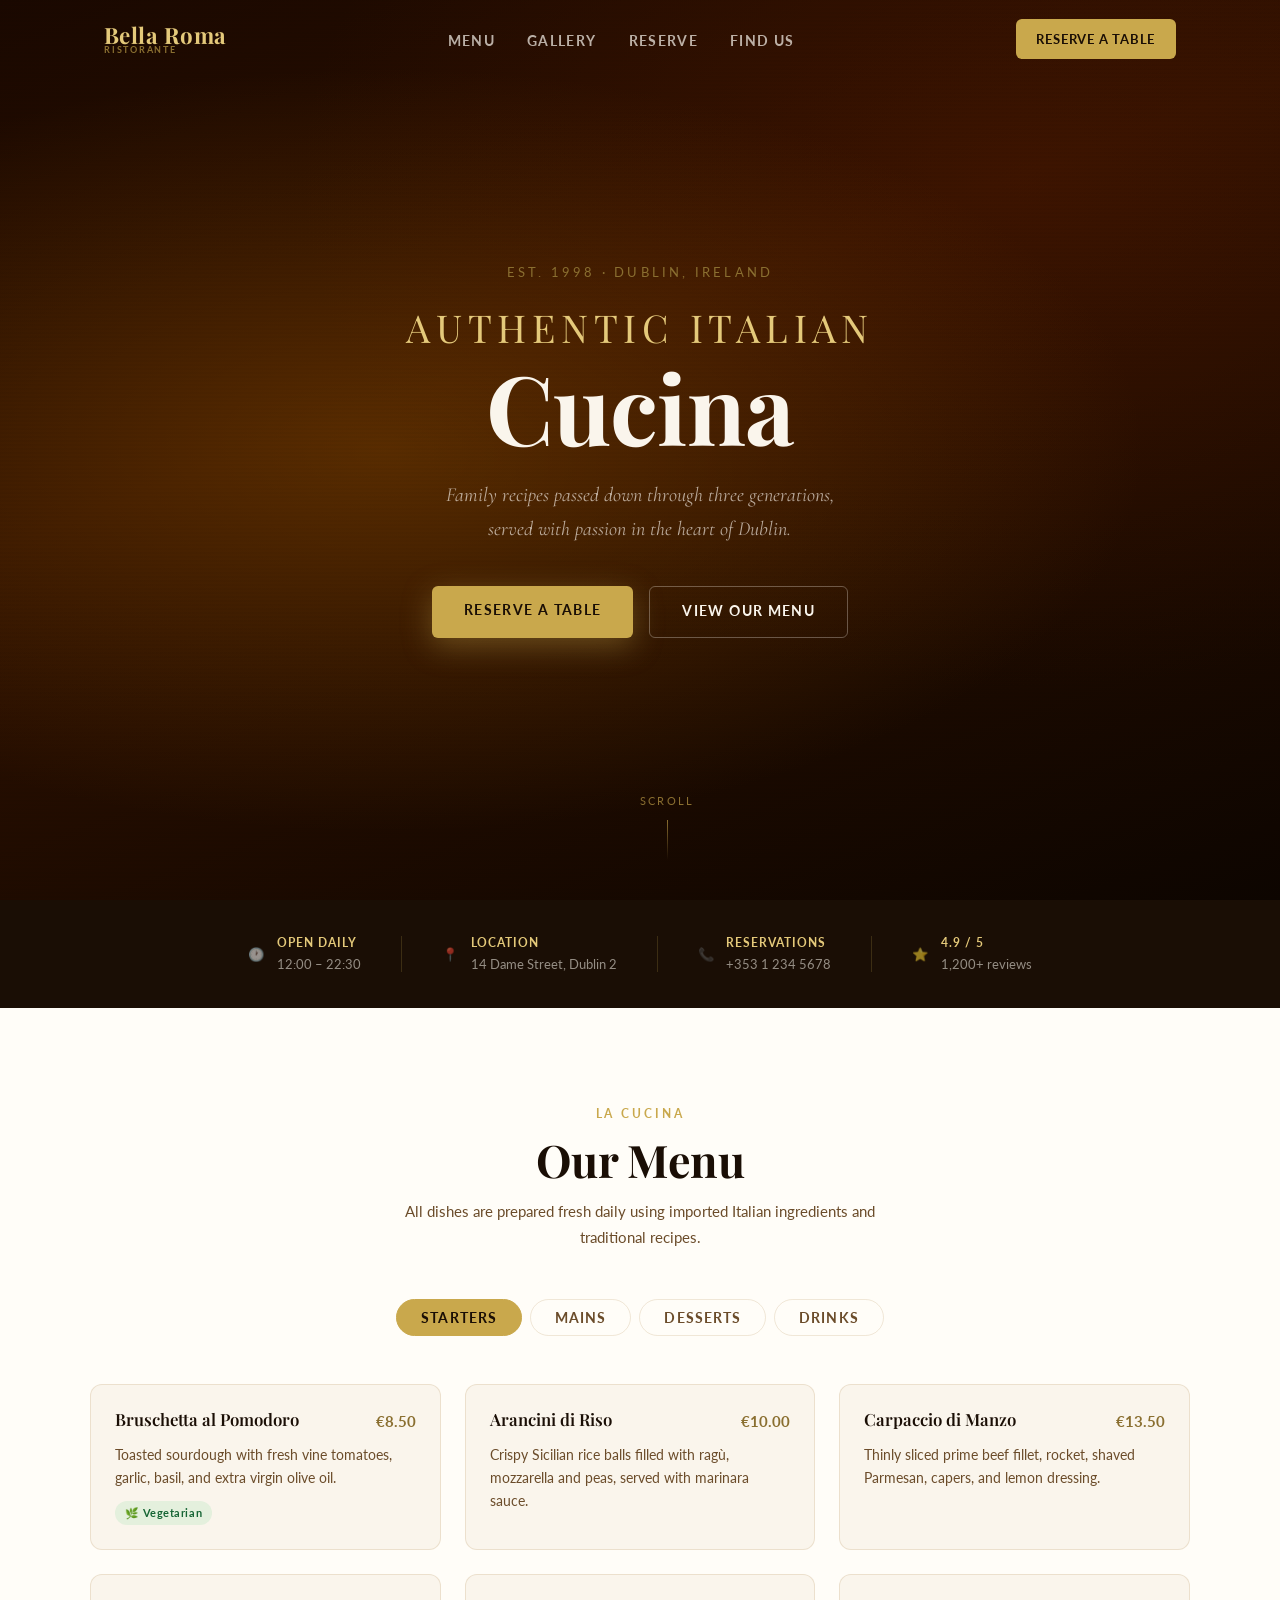
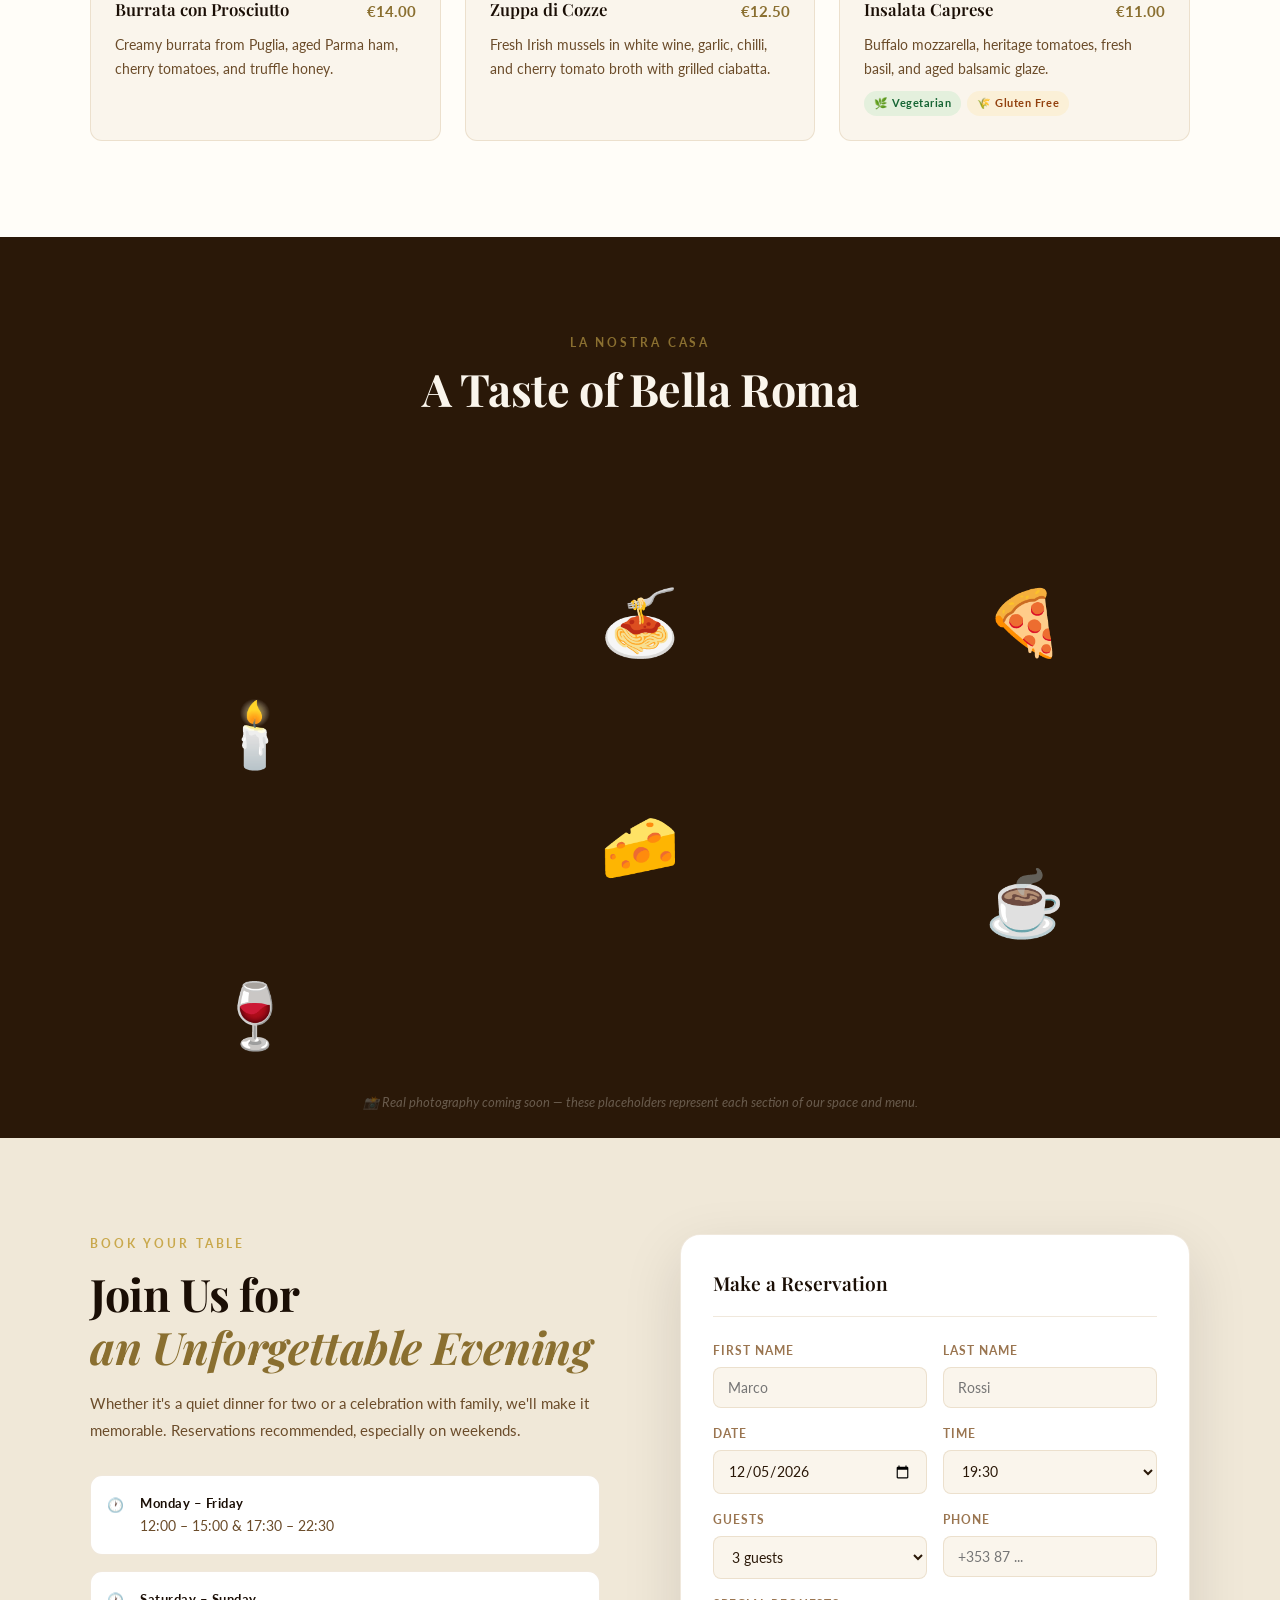
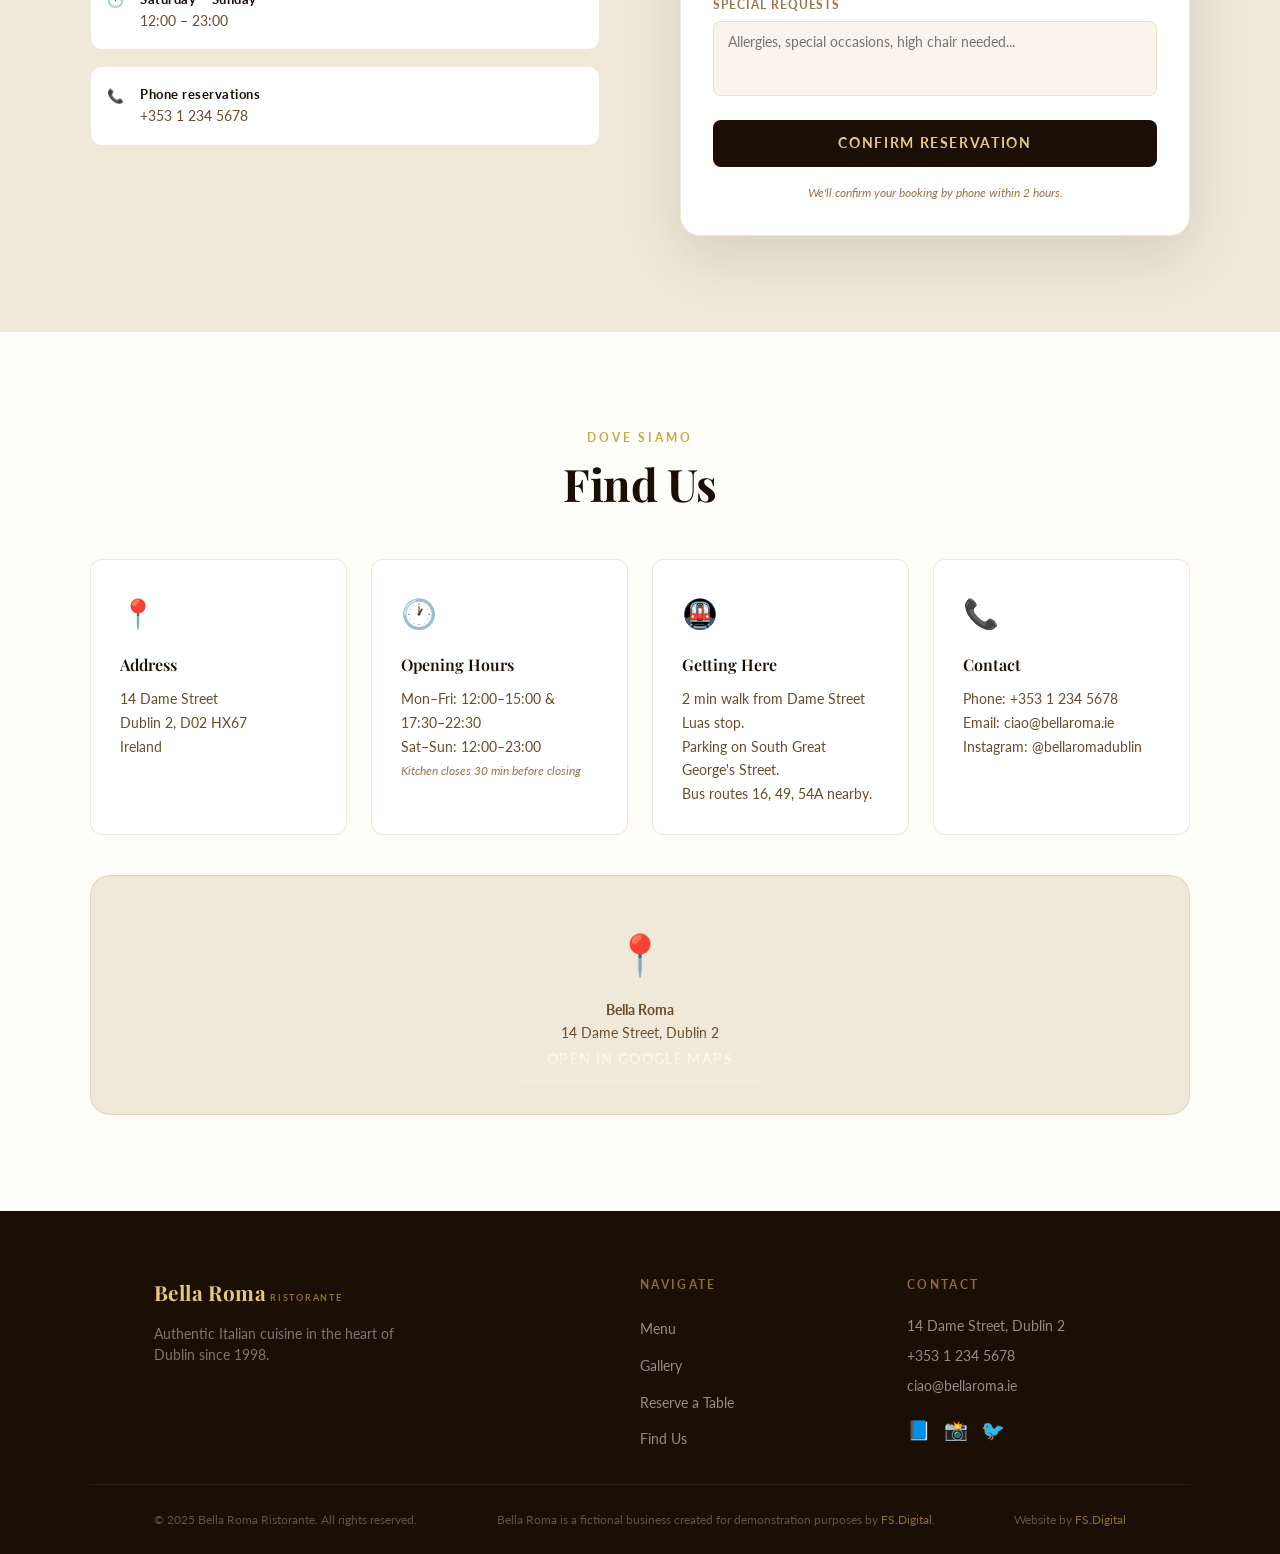
<file: demos/bella-roma/index.html>
<!DOCTYPE html>
<html lang="en">
<head>
  <meta charset="UTF-8"/>
  <meta name="viewport" content="width=device-width, initial-scale=1.0"/>
  <title>Bella Roma — Authentic Italian Restaurant Dublin</title>
  <meta name="description" content="Bella Roma is a family-run Italian restaurant on Dame Street, Dublin. Demo site by FS.Digital showcasing menu, reservations and location."/>
  <meta name="robots" content="noindex,follow"/>
  <link rel="canonical" href="https://fsteyerdigital.com/demos/bella-roma/"/>
  <link rel="preconnect" href="https://fonts.googleapis.com"/>
  <link rel="preconnect" href="https://fonts.gstatic.com" crossorigin/>
  <link href="https://fonts.googleapis.com/css2?family=Playfair+Display:ital,wght@0,400;0,600;0,700;1,400;1,600&family=Lato:wght@300;400;700&family=Cormorant+Garamond:ital,wght@0,300;0,400;1,300;1,400&display=swap" rel="stylesheet"/>
  <link rel="stylesheet" href="style.css"/>
</head>
<body>

  <!-- NAV -->
  <nav id="navbar">
    <div class="nav-inner">
      <div class="nav-logo">
        <span class="logo-text">Bella Roma</span>
        <span class="logo-sub">RISTORANTE</span>
      </div>
      <ul class="nav-links">
        <li><a href="#menu">Menu</a></li>
        <li><a href="#gallery">Gallery</a></li>
        <li><a href="#reservation">Reserve</a></li>
        <li><a href="#info">Find Us</a></li>
      </ul>
      <a href="#reservation" class="nav-reserve">Reserve a Table</a>
      <button class="nav-burger" id="burger" aria-label="Toggle menu">&#9776;</button>
    </div>
  </nav>

  <!-- MOBILE MENU -->
  <div class="mobile-menu" id="mobileMenu">
    <ul>
      <li><a href="#menu" onclick="closeMobile()">Menu</a></li>
      <li><a href="#gallery" onclick="closeMobile()">Gallery</a></li>
      <li><a href="#reservation" onclick="closeMobile()">Reserve</a></li>
      <li><a href="#info" onclick="closeMobile()">Find Us</a></li>
    </ul>
  </div>

  <!-- HERO -->
  <section id="hero">
    <div class="hero-bg"></div>
    <div class="hero-overlay"></div>
    <div class="hero-content">
      <p class="hero-eyebrow">Est. 1998 · Dublin, Ireland</p>
      <h1>
        <span class="hero-line1">Authentic Italian</span>
        <span class="hero-line2">Cucina</span>
      </h1>
      <p class="hero-desc">Family recipes passed down through three generations,<br/>served with passion in the heart of Dublin.</p>
      <div class="hero-ctas">
        <a href="#reservation" class="btn-primary">Reserve a Table</a>
        <a href="#menu" class="btn-outline">View Our Menu</a>
      </div>
    </div>
    <div class="hero-scroll">
      <span>Scroll</span>
      <div class="scroll-line"></div>
    </div>
  </section>

  <!-- INTRO STRIP -->
  <div class="intro-strip">
    <div class="strip-item">
      <span class="strip-icon">🕐</span>
      <div>
        <strong>Open Daily</strong>
        <span>12:00 – 22:30</span>
      </div>
    </div>
    <div class="strip-divider"></div>
    <div class="strip-item">
      <span class="strip-icon">📍</span>
      <div>
        <strong>Location</strong>
        <span>14 Dame Street, Dublin 2</span>
      </div>
    </div>
    <div class="strip-divider"></div>
    <div class="strip-item">
      <span class="strip-icon">📞</span>
      <div>
        <strong>Reservations</strong>
        <span>+353 1 234 5678</span>
      </div>
    </div>
    <div class="strip-divider"></div>
    <div class="strip-item">
      <span class="strip-icon">⭐</span>
      <div>
        <strong>4.9 / 5</strong>
        <span>1,200+ reviews</span>
      </div>
    </div>
  </div>

  <!-- MENU -->
  <section id="menu">
    <div class="container">
      <div class="section-header reveal">
        <p class="section-eyebrow">La Cucina</p>
        <h2>Our Menu</h2>
        <p class="section-sub">All dishes are prepared fresh daily using imported Italian ingredients and traditional recipes.</p>
      </div>

      <div class="menu-tabs reveal">
        <button class="tab-btn active" data-tab="starters">Starters</button>
        <button class="tab-btn" data-tab="mains">Mains</button>
        <button class="tab-btn" data-tab="desserts">Desserts</button>
        <button class="tab-btn" data-tab="drinks">Drinks</button>
      </div>

      <!-- STARTERS -->
      <div class="menu-panel active" id="tab-starters">
        <div class="menu-grid">
          <div class="menu-item reveal">
            <div class="menu-item-header">
              <h3>Bruschetta al Pomodoro</h3>
              <span class="price">€8.50</span>
            </div>
            <p>Toasted sourdough with fresh vine tomatoes, garlic, basil, and extra virgin olive oil.</p>
            <div class="menu-tags"><span class="tag veg">🌿 Vegetarian</span></div>
          </div>
          <div class="menu-item reveal">
            <div class="menu-item-header">
              <h3>Arancini di Riso</h3>
              <span class="price">€10.00</span>
            </div>
            <p>Crispy Sicilian rice balls filled with ragù, mozzarella and peas, served with marinara sauce.</p>
          </div>
          <div class="menu-item reveal">
            <div class="menu-item-header">
              <h3>Carpaccio di Manzo</h3>
              <span class="price">€13.50</span>
            </div>
            <p>Thinly sliced prime beef fillet, rocket, shaved Parmesan, capers, and lemon dressing.</p>
          </div>
          <div class="menu-item reveal">
            <div class="menu-item-header">
              <h3>Burrata con Prosciutto</h3>
              <span class="price">€14.00</span>
            </div>
            <p>Creamy burrata from Puglia, aged Parma ham, cherry tomatoes, and truffle honey.</p>
          </div>
          <div class="menu-item reveal">
            <div class="menu-item-header">
              <h3>Zuppa di Cozze</h3>
              <span class="price">€12.50</span>
            </div>
            <p>Fresh Irish mussels in white wine, garlic, chilli, and cherry tomato broth with grilled ciabatta.</p>
          </div>
          <div class="menu-item reveal">
            <div class="menu-item-header">
              <h3>Insalata Caprese</h3>
              <span class="price">€11.00</span>
            </div>
            <p>Buffalo mozzarella, heritage tomatoes, fresh basil, and aged balsamic glaze.</p>
            <div class="menu-tags"><span class="tag veg">🌿 Vegetarian</span><span class="tag gf">🌾 Gluten Free</span></div>
          </div>
        </div>
      </div>

      <!-- MAINS -->
      <div class="menu-panel" id="tab-mains">
        <div class="menu-grid">
          <div class="menu-item reveal">
            <div class="menu-item-header">
              <h3>Spaghetti Carbonara</h3>
              <span class="price">€17.50</span>
            </div>
            <p>Egg yolk, Pecorino Romano, guanciale, and black pepper. No cream — the Roman way.</p>
            <div class="menu-tags"><span class="tag popular">🔥 Most popular</span></div>
          </div>
          <div class="menu-item reveal">
            <div class="menu-item-header">
              <h3>Tagliatelle al Ragù</h3>
              <span class="price">€18.00</span>
            </div>
            <p>Slow-cooked Bolognese with beef, pork, and veal, topped with aged Parmigiano Reggiano.</p>
          </div>
          <div class="menu-item reveal">
            <div class="menu-item-header">
              <h3>Risotto ai Funghi Porcini</h3>
              <span class="price">€19.00</span>
            </div>
            <p>Carnaroli rice with wild porcini mushrooms, white wine, and truffle oil. Finished with butter and Parmesan.</p>
            <div class="menu-tags"><span class="tag veg">🌿 Vegetarian</span></div>
          </div>
          <div class="menu-item reveal">
            <div class="menu-item-header">
              <h3>Branzino al Forno</h3>
              <span class="price">€24.00</span>
            </div>
            <p>Whole oven-roasted sea bass with capers, olives, cherry tomatoes, white wine, and roasted potatoes.</p>
            <div class="menu-tags"><span class="tag gf">🌾 Gluten Free</span></div>
          </div>
          <div class="menu-item reveal">
            <div class="menu-item-header">
              <h3>Osso Buco alla Milanese</h3>
              <span class="price">€26.50</span>
            </div>
            <p>Braised veal shank in white wine and gremolata, served with saffron risotto and seasonal vegetables.</p>
          </div>
          <div class="menu-item reveal">
            <div class="menu-item-header">
              <h3>Pizza Margherita DOC</h3>
              <span class="price">€15.00</span>
            </div>
            <p>San Marzano tomatoes, buffalo mozzarella, and fresh basil on our 48-hour fermented sourdough base.</p>
            <div class="menu-tags"><span class="tag veg">🌿 Vegetarian</span></div>
          </div>
        </div>
      </div>

      <!-- DESSERTS -->
      <div class="menu-panel" id="tab-desserts">
        <div class="menu-grid">
          <div class="menu-item reveal">
            <div class="menu-item-header">
              <h3>Tiramisù della Casa</h3>
              <span class="price">€8.50</span>
            </div>
            <p>Our grandmother's recipe — mascarpone, espresso-soaked savoiardi, and dark cocoa dusting.</p>
            <div class="menu-tags"><span class="tag popular">🔥 House special</span></div>
          </div>
          <div class="menu-item reveal">
            <div class="menu-item-header">
              <h3>Panna Cotta al Lampone</h3>
              <span class="price">€7.50</span>
            </div>
            <p>Silky vanilla panna cotta with fresh raspberry coulis and crushed amaretti biscuits.</p>
            <div class="menu-tags"><span class="tag gf">🌾 Gluten Free</span></div>
          </div>
          <div class="menu-item reveal">
            <div class="menu-item-header">
              <h3>Cannolo Siciliano</h3>
              <span class="price">€7.00</span>
            </div>
            <p>Crispy pastry shell filled with sweetened ricotta, candied orange peel, and dark chocolate chips.</p>
          </div>
          <div class="menu-item reveal">
            <div class="menu-item-header">
              <h3>Gelato Artigianale</h3>
              <span class="price">€6.50</span>
            </div>
            <p>Three scoops of our handmade gelato. Ask your server for today's flavours.</p>
            <div class="menu-tags"><span class="tag veg">🌿 Vegetarian</span></div>
          </div>
        </div>
      </div>

      <!-- DRINKS -->
      <div class="menu-panel" id="tab-drinks">
        <div class="menu-grid">
          <div class="menu-item reveal">
            <div class="menu-item-header">
              <h3>Aperol Spritz</h3>
              <span class="price">€10.00</span>
            </div>
            <p>Aperol, Prosecco, and a splash of soda water over ice with a slice of orange.</p>
          </div>
          <div class="menu-item reveal">
            <div class="menu-item-header">
              <h3>Negroni</h3>
              <span class="price">€11.50</span>
            </div>
            <p>Campari, sweet vermouth, and gin — the Italian classic, stirred and served over a large ice cube.</p>
          </div>
          <div class="menu-item reveal">
            <div class="menu-item-header">
              <h3>Barolo DOCG</h3>
              <span class="price">€12.00 / glass</span>
            </div>
            <p>The king of Italian reds. Full-bodied Nebbiolo from the Langhe hills of Piedmont.</p>
          </div>
          <div class="menu-item reveal">
            <div class="menu-item-header">
              <h3>San Pellegrino</h3>
              <span class="price">€3.50</span>
            </div>
            <p>Sparkling or still. The Italian way to hydrate.</p>
          </div>
        </div>
      </div>
    </div>
  </section>

  <!-- GALLERY -->
  <section id="gallery">
    <div class="container">
      <div class="section-header reveal">
        <p class="section-eyebrow">La Nostra Casa</p>
        <h2>A Taste of Bella Roma</h2>
      </div>
    </div>
    <div class="gallery-grid">
      <div class="gallery-item gi-large reveal gallery-dining-room">
        <div class="gallery-label">The dining room</div>
        <div class="gallery-emoji">🕯️</div>
      </div>
      <div class="gallery-item reveal gallery-carbonara">
        <div class="gallery-label">Spaghetti Carbonara</div>
        <div class="gallery-emoji">🍝</div>
      </div>
      <div class="gallery-item reveal gallery-pizza">
        <div class="gallery-label">Wood-fired pizza</div>
        <div class="gallery-emoji">🍕</div>
      </div>
      <div class="gallery-item reveal gallery-burrata">
        <div class="gallery-label">Burrata & Prosciutto</div>
        <div class="gallery-emoji">🧀</div>
      </div>
      <div class="gallery-item gi-large reveal gallery-tiramisu">
        <div class="gallery-label">Tiramisù della casa</div>
        <div class="gallery-emoji">☕</div>
      </div>
      <div class="gallery-item reveal gallery-wine-cellar">
        <div class="gallery-label">Our wine cellar</div>
        <div class="gallery-emoji">🍷</div>
      </div>
    </div>
    <p class="gallery-note reveal">📸 Real photography coming soon — these placeholders represent each section of our space and menu.</p>
  </section>

  <!-- RESERVATION -->
  <section id="reservation">
    <div class="container">
      <div class="reservation-grid">
        <div class="res-left reveal">
          <p class="section-eyebrow">Book Your Table</p>
          <h2>Join Us for<br/><em>an Unforgettable Evening</em></h2>
          <p class="res-desc">Whether it's a quiet dinner for two or a celebration with family, we'll make it memorable. Reservations recommended, especially on weekends.</p>
          <div class="res-details">
            <div class="res-detail-item">
              <span class="res-icon">🕐</span>
              <div>
                <strong>Monday – Friday</strong>
                <span>12:00 – 15:00 &amp; 17:30 – 22:30</span>
              </div>
            </div>
            <div class="res-detail-item">
              <span class="res-icon">🕐</span>
              <div>
                <strong>Saturday – Sunday</strong>
                <span>12:00 – 23:00</span>
              </div>
            </div>
            <div class="res-detail-item">
              <span class="res-icon">📞</span>
              <div>
                <strong>Phone reservations</strong>
                <span>+353 1 234 5678</span>
              </div>
            </div>
          </div>
        </div>
        <div class="res-right reveal">
          <div class="res-form-card">
            <h3>Make a Reservation</h3>
            <div class="res-form">
              <div class="form-row">
                <div class="form-group">
                  <label for="res-first-name">First name</label>
                  <input id="res-first-name" type="text" placeholder="Marco" title="Enter first name"/>
                </div>
                <div class="form-group">
                  <label for="res-last-name">Last name</label>
                  <input id="res-last-name" type="text" placeholder="Rossi" title="Enter last name"/>
                </div>
              </div>
              <div class="form-row">
                <div class="form-group">
                  <label for="res-date">Date</label>
                  <input id="res-date" type="date" title="Select reservation date" placeholder="YYYY-MM-DD"/>
                </div>
                <div class="form-group">
                  <label for="res-time">Time</label>
                  <select id="res-time" title="Select reservation time">
                    <option>12:00</option><option>12:30</option>
                    <option>13:00</option><option>13:30</option>
                    <option>17:30</option><option>18:00</option>
                    <option>18:30</option><option>19:00</option>
                    <option selected>19:30</option><option>20:00</option>
                    <option>20:30</option><option>21:00</option>
                    <option>21:30</option><option>22:00</option>
                  </select>
                </div>
              </div>
              <div class="form-row">
                <div class="form-group">
                  <label for="res-guests">Guests</label>
                  <select id="res-guests" title="Select number of guests">
                    <option>1 guest</option>
                    <option>2 guests</option>
                    <option selected>3 guests</option>
                    <option>4 guests</option>
                    <option>5 guests</option>
                    <option>6+ guests</option>
                  </select>
                </div>
                <div class="form-group">
                  <label for="res-phone">Phone</label>
                  <input id="res-phone" type="tel" placeholder="+353 87 ..." title="Enter phone number"/>
                </div>
              </div>
              <div class="form-group full">
                <label for="res-requests">Special requests</label>
                <textarea id="res-requests" rows="3" placeholder="Allergies, special occasions, high chair needed..." title="Enter any special requests"></textarea>
              </div>
              <button class="btn-reserve" id="reserveBtn">Confirm Reservation</button>
              <p class="form-note">We'll confirm your booking by phone within 2 hours.</p>
            </div>
          </div>
        </div>
      </div>
    </div>
  </section>

  <!-- INFO / FIND US -->
  <section id="info">
    <div class="container">
      <div class="section-header reveal">
        <p class="section-eyebrow">Dove Siamo</p>
        <h2>Find Us</h2>
      </div>
      <div class="info-grid">
        <div class="info-card reveal">
          <div class="info-icon">📍</div>
          <h3>Address</h3>
          <p>14 Dame Street<br/>Dublin 2, D02 HX67<br/>Ireland</p>
        </div>
        <div class="info-card reveal">
          <div class="info-icon">🕐</div>
          <h3>Opening Hours</h3>
          <p>
            Mon–Fri: 12:00–15:00 &amp; 17:30–22:30<br/>
            Sat–Sun: 12:00–23:00<br/>
            <em>Kitchen closes 30 min before closing</em>
          </p>
        </div>
        <div class="info-card reveal">
          <div class="info-icon">🚇</div>
          <h3>Getting Here</h3>
          <p>2 min walk from Dame Street Luas stop.<br/>Parking on South Great George's Street.<br/>Bus routes 16, 49, 54A nearby.</p>
        </div>
        <div class="info-card reveal">
          <div class="info-icon">📞</div>
          <h3>Contact</h3>
          <p>
            Phone: +353 1 234 5678<br/>
            Email: ciao@bellaroma.ie<br/>
            Instagram: @bellaromadublin
          </p>
        </div>
      </div>
      <div class="map-placeholder reveal">
        <div class="map-inner">
          <span class="map-pin">📍</span>
          <p><strong>Bella Roma</strong><br/>14 Dame Street, Dublin 2</p>
          <a href="https://maps.google.com" target="_blank" rel="noreferrer noopener" class="btn-outline map-link">Open in Google Maps</a>
        </div>
      </div>
    </div>
  </section>

  <!-- FOOTER -->
  <footer>
    <div class="footer-inner">
      <div class="footer-logo">
        <span class="logo-text">Bella Roma</span>
        <span class="logo-sub">RISTORANTE</span>
        <p>Authentic Italian cuisine in the heart of Dublin since 1998.</p>
      </div>
      <div class="footer-links">
        <h4>Navigate</h4>
        <ul>
          <li><a href="#menu">Menu</a></li>
          <li><a href="#gallery">Gallery</a></li>
          <li><a href="#reservation">Reserve a Table</a></li>
          <li><a href="#info">Find Us</a></li>
        </ul>
      </div>
      <div class="footer-contact">
        <h4>Contact</h4>
        <p>14 Dame Street, Dublin 2</p>
        <p>+353 1 234 5678</p>
        <p>ciao@bellaroma.ie</p>
        <div class="social-links">
          <a href="#">📘</a>
          <a href="#">📸</a>
          <a href="#">🐦</a>
        </div>
      </div>
    </div>
    <div class="footer-bottom">
      <p>© 2025 Bella Roma Ristorante. All rights reserved.</p>
      <p class="footer-disclaimer">Bella Roma is a fictional business created for demonstration purposes by <a href="https://fsteyerdigital.com">FS.Digital</a>.</p>
      <p class="footer-credit">Website by <a href="https://fsteyerdigital.com/" target="_blank" rel="noreferrer noopener">FS.Digital</a></p>
    </div>
  </footer>

  <script src="script.js"></script>
</body>
</html>
</file>
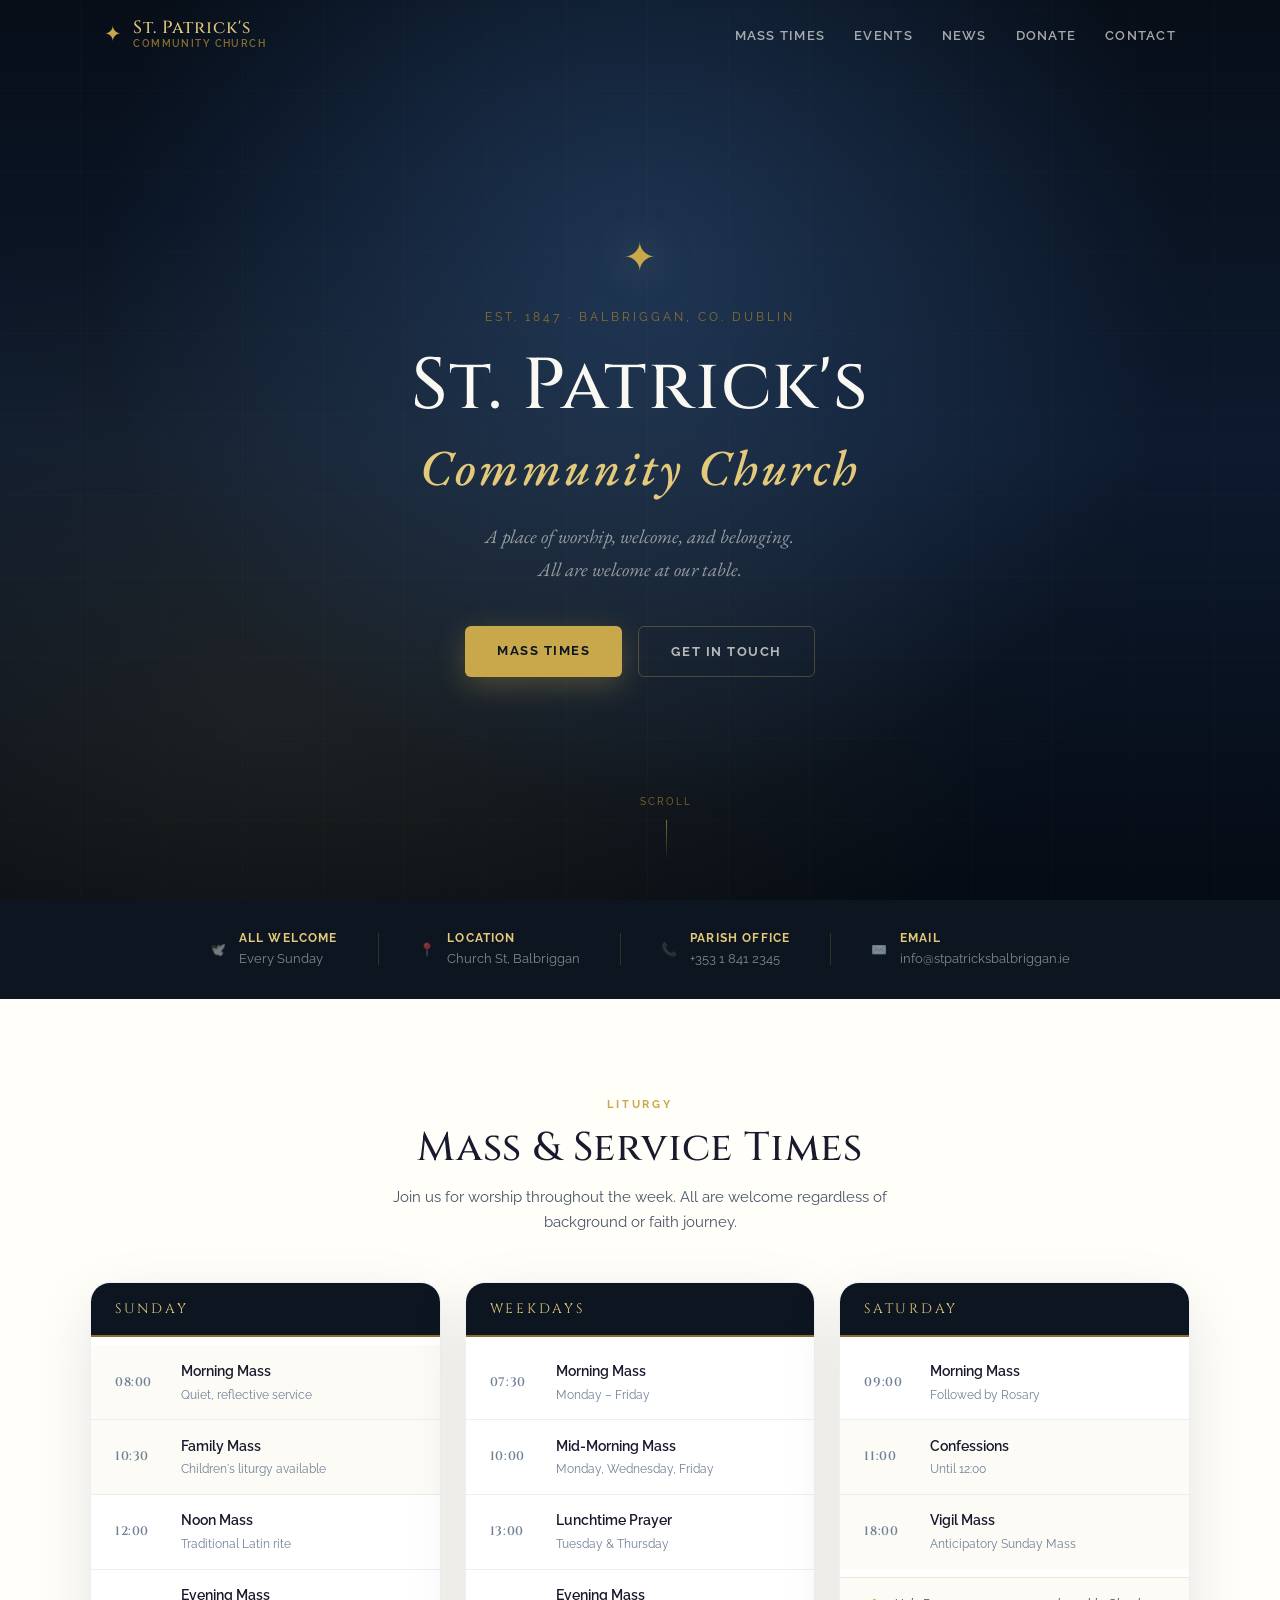
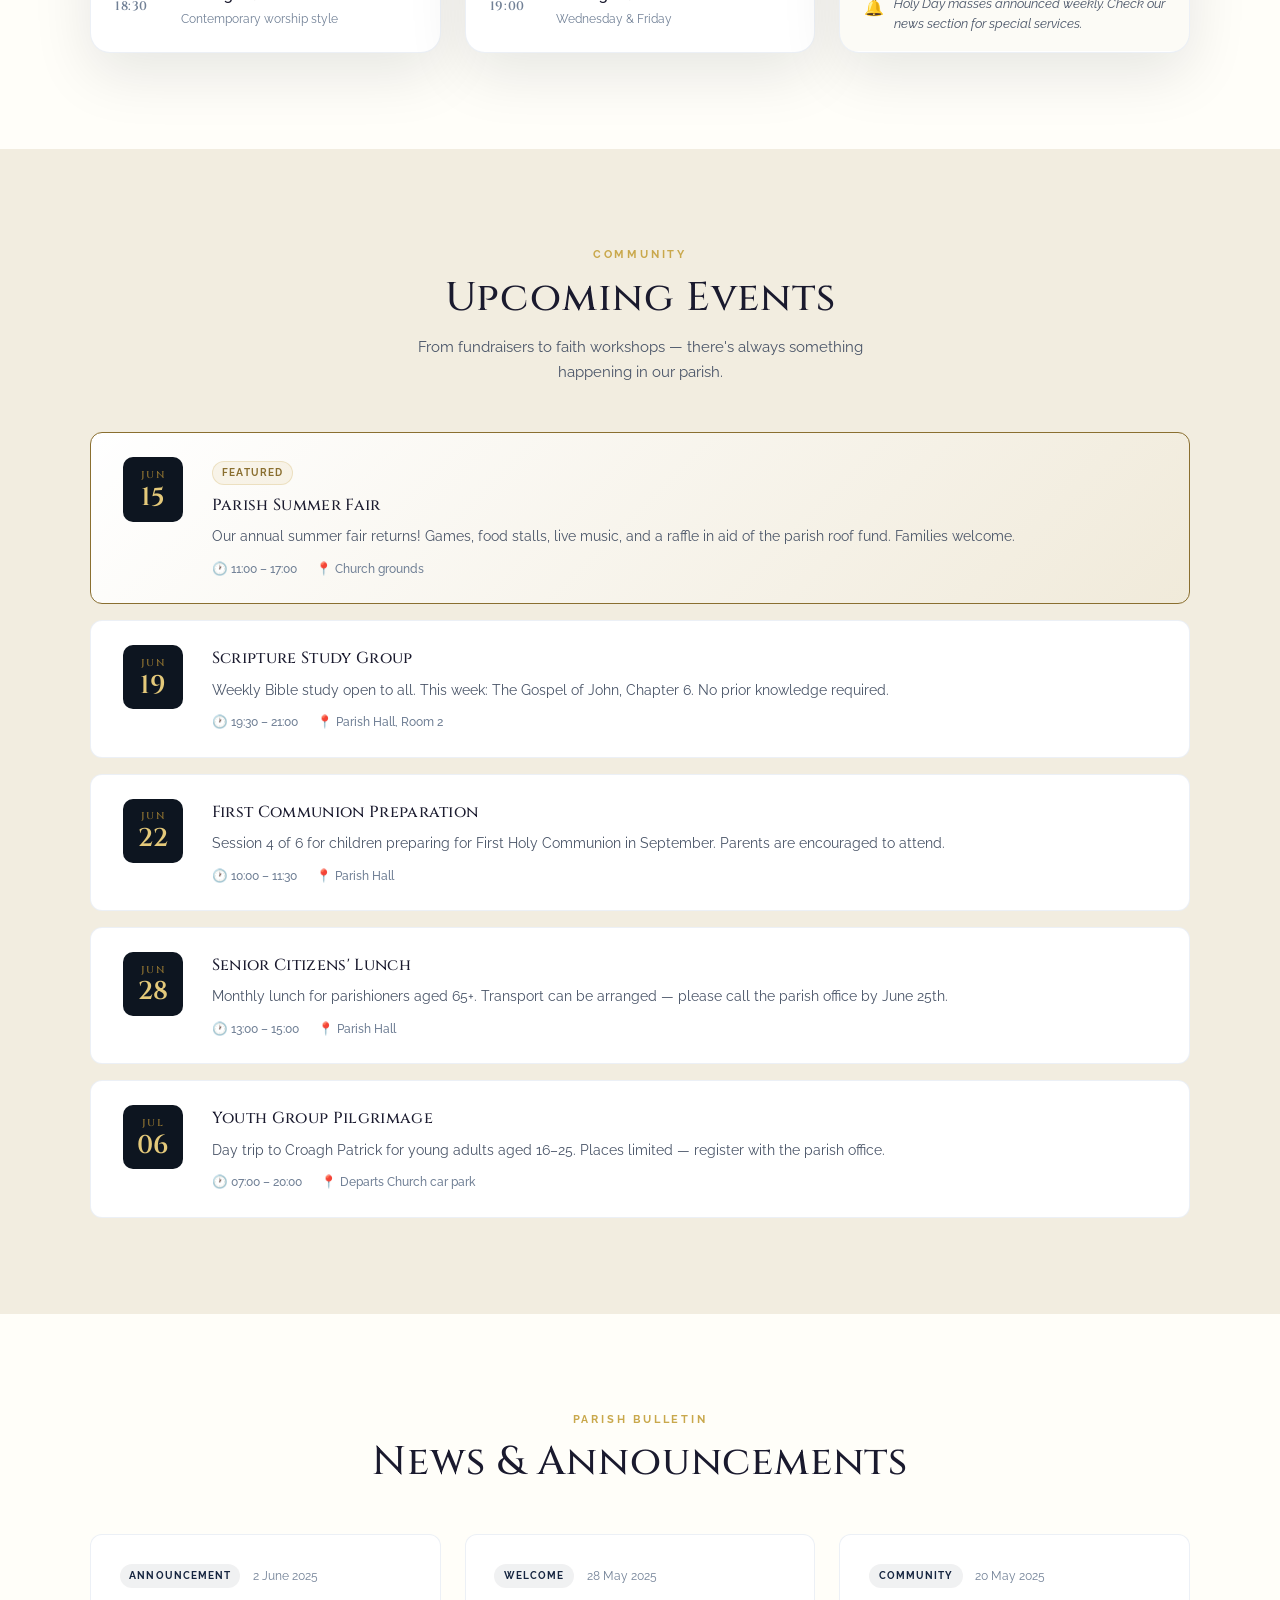
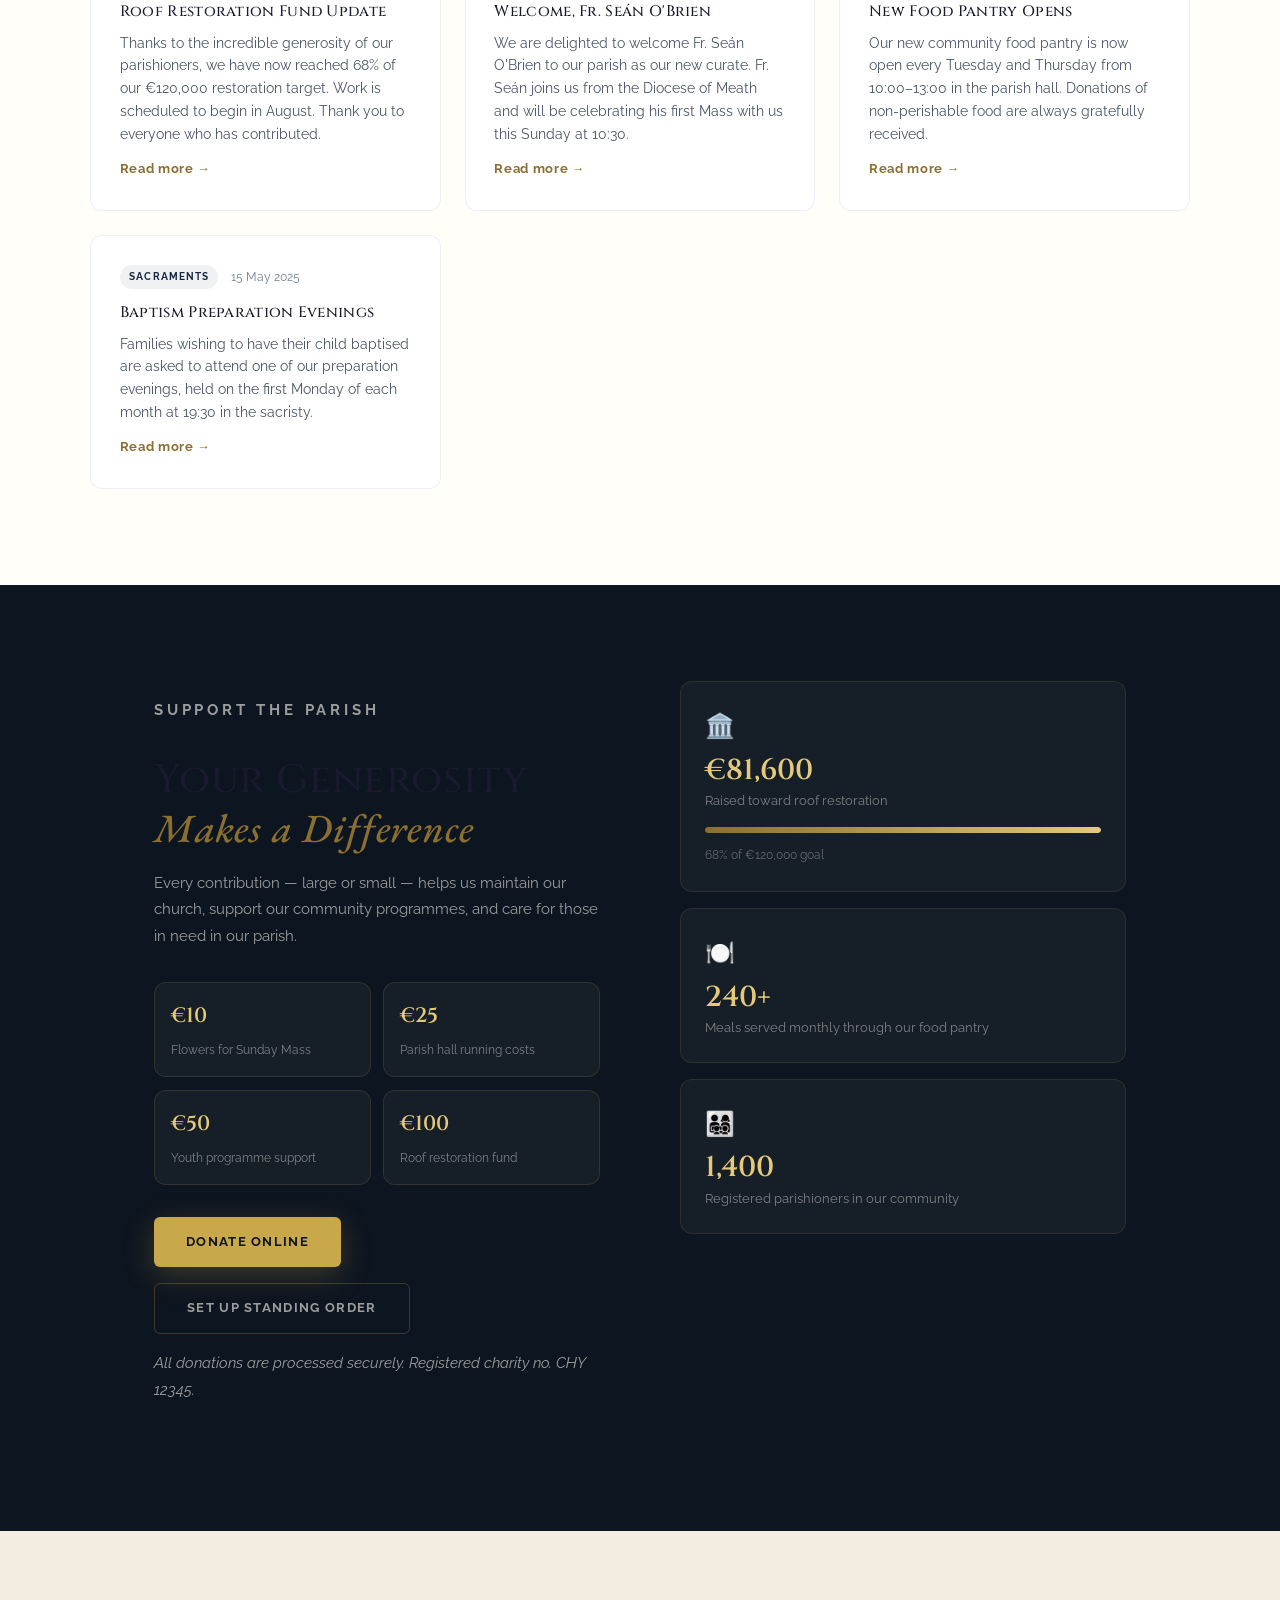
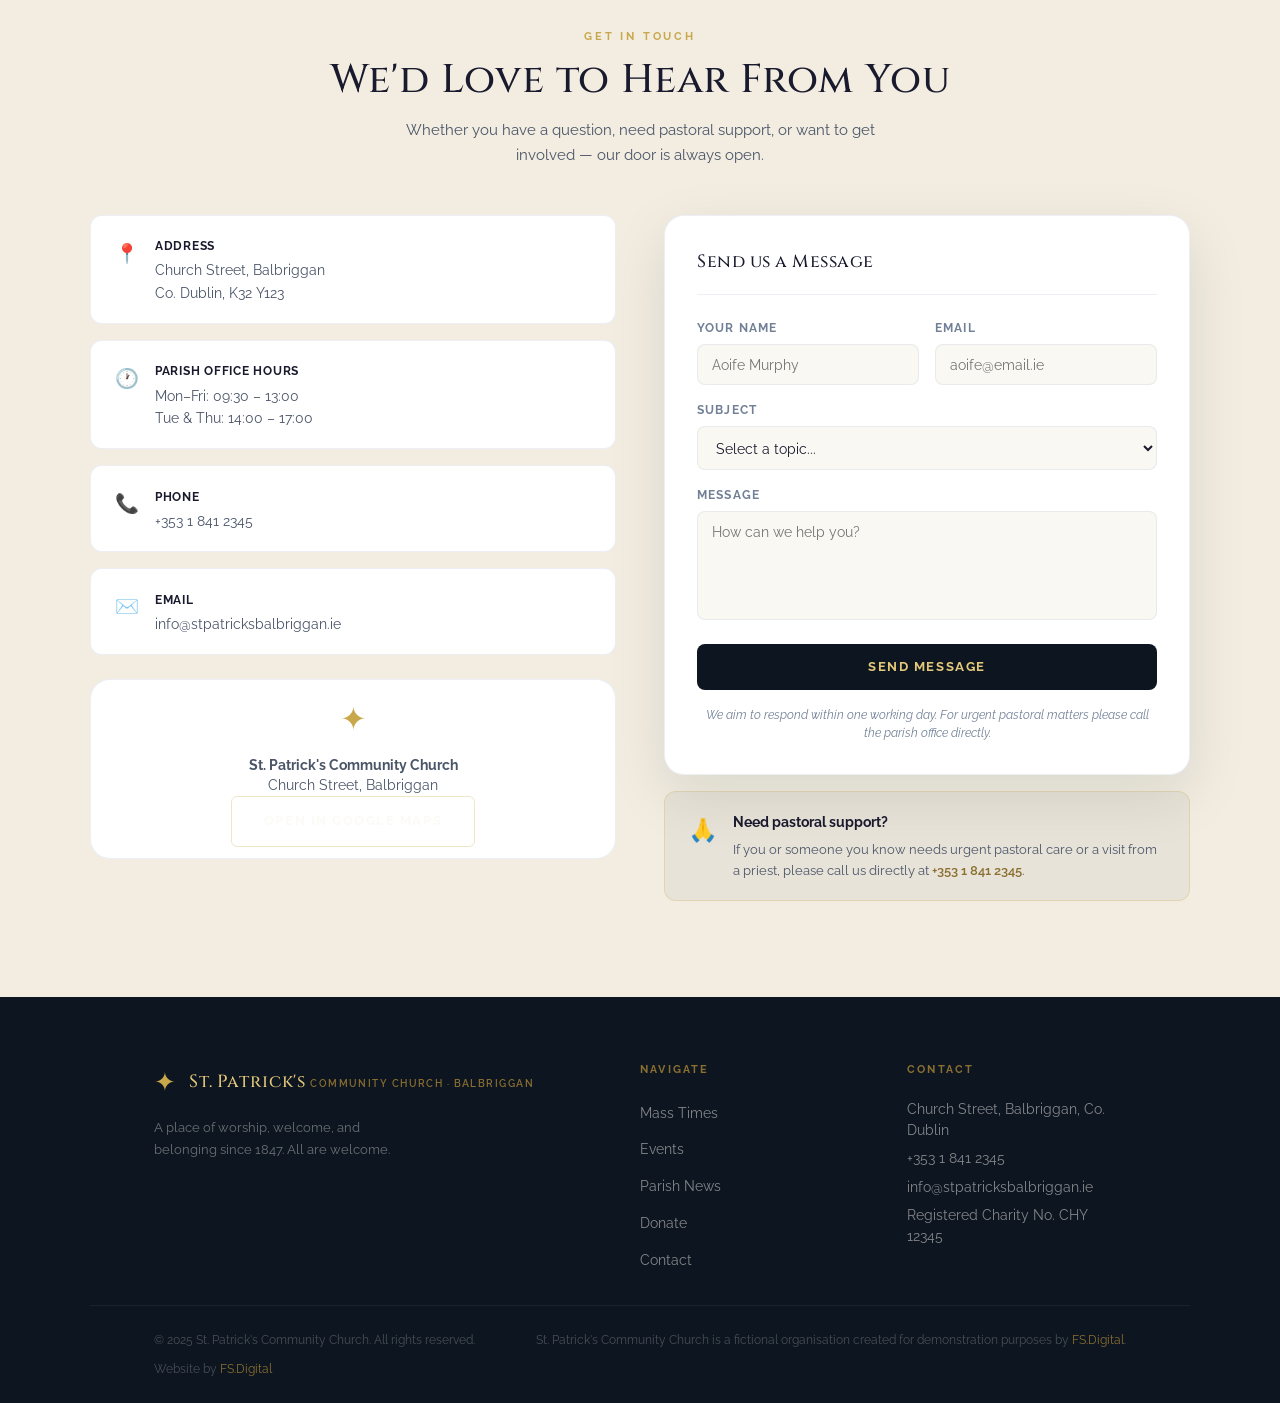
<file: demos/church/index.html>
<!DOCTYPE html>
<html lang="en">
<head>
  <meta charset="UTF-8"/>
  <meta name="viewport" content="width=device-width, initial-scale=1.0"/>
  <title>St. Patrick's Community Church — Balbriggan, Co. Dublin</title>
  <meta name="description" content="St. Patrick's Community Church Balbriggan — Mass times, parish events, news, and contact. Demo parish site by FS.Digital."/>
  <meta name="robots" content="noindex,follow"/>
  <link rel="canonical" href="https://fsteyerdigital.com/demos/church/"/>
  <link rel="preconnect" href="https://fonts.googleapis.com"/>
  <link rel="preconnect" href="https://fonts.gstatic.com" crossorigin/>
  <link href="https://fonts.googleapis.com/css2?family=EB+Garamond:ital,wght@0,400;0,500;0,600;1,400;1,500&family=Raleway:wght@300;400;500;600;700&family=Cinzel:wght@400;500;600&display=swap" rel="stylesheet"/>
  <link rel="stylesheet" href="style.css"/>
</head>
<body>

  <!-- NAV -->
  <nav id="navbar">
    <div class="nav-inner">
      <div class="nav-logo">
        <span class="cross">✦</span>
        <div>
          <span class="logo-name">St. Patrick's</span>
          <span class="logo-sub">Community Church</span>
        </div>
      </div>
      <ul class="nav-links">
        <li><a href="#times">Mass Times</a></li>
        <li><a href="#events">Events</a></li>
        <li><a href="#news">News</a></li>
        <li><a href="#donate">Donate</a></li>
        <li><a href="#contact">Contact</a></li>
      </ul>
      <button class="nav-burger" id="burger" aria-label="Toggle menu">&#9776;</button>
    </div>
  </nav>

  <!-- MOBILE MENU -->
  <div class="mobile-menu" id="mobileMenu">
    <ul>
      <li><a href="#times" onclick="closeMobile()">Mass Times</a></li>
      <li><a href="#events" onclick="closeMobile()">Events</a></li>
      <li><a href="#news" onclick="closeMobile()">News</a></li>
      <li><a href="#donate" onclick="closeMobile()">Donate</a></li>
      <li><a href="#contact" onclick="closeMobile()">Contact</a></li>
    </ul>
  </div>

  <!-- HERO -->
  <section id="hero">
    <div class="hero-bg"></div>
    <div class="hero-overlay"></div>
    <div class="hero-content">
      <div class="hero-cross">✦</div>
      <p class="hero-eyebrow">Est. 1847 · Balbriggan, Co. Dublin</p>
      <h1>St. Patrick's<br/><em>Community Church</em></h1>
      <p class="hero-desc">A place of worship, welcome, and belonging.<br/>All are welcome at our table.</p>
      <div class="hero-ctas">
        <a href="#times" class="btn-primary">Mass Times</a>
        <a href="#contact" class="btn-outline">Get in Touch</a>
      </div>
    </div>
    <div class="hero-scroll">
      <span>Scroll</span>
      <div class="scroll-line"></div>
    </div>
  </section>

  <!-- WELCOME STRIP -->
  <div class="welcome-strip">
    <div class="strip-item">
      <span class="strip-icon">🕊️</span>
      <div><strong>All Welcome</strong><span>Every Sunday</span></div>
    </div>
    <div class="strip-divider"></div>
    <div class="strip-item">
      <span class="strip-icon">📍</span>
      <div><strong>Location</strong><span>Church St, Balbriggan</span></div>
    </div>
    <div class="strip-divider"></div>
    <div class="strip-item">
      <span class="strip-icon">📞</span>
      <div><strong>Parish Office</strong><span>+353 1 841 2345</span></div>
    </div>
    <div class="strip-divider"></div>
    <div class="strip-item">
      <span class="strip-icon">✉️</span>
      <div><strong>Email</strong><span>info@stpatricksbalbriggan.ie</span></div>
    </div>
  </div>

  <!-- MASS TIMES -->
  <section id="times">
    <div class="container">
      <div class="section-header reveal">
        <p class="section-eyebrow">Liturgy</p>
        <h2>Mass & Service Times</h2>
        <p class="section-sub">Join us for worship throughout the week. All are welcome regardless of background or faith journey.</p>
      </div>
      <div class="times-grid">
        <div class="times-card reveal">
          <div class="times-day">Sunday</div>
          <div class="times-list">
            <div class="time-row highlight">
              <span class="time-badge">08:00</span>
              <div>
                <strong>Morning Mass</strong>
                <span>Quiet, reflective service</span>
              </div>
            </div>
            <div class="time-row highlight">
              <span class="time-badge">10:30</span>
              <div>
                <strong>Family Mass</strong>
                <span>Children's liturgy available</span>
              </div>
            </div>
            <div class="time-row">
              <span class="time-badge">12:00</span>
              <div>
                <strong>Noon Mass</strong>
                <span>Traditional Latin rite</span>
              </div>
            </div>
            <div class="time-row">
              <span class="time-badge">18:30</span>
              <div>
                <strong>Evening Mass</strong>
                <span>Contemporary worship style</span>
              </div>
            </div>
          </div>
        </div>
        <div class="times-card reveal">
          <div class="times-day">Weekdays</div>
          <div class="times-list">
            <div class="time-row">
              <span class="time-badge">07:30</span>
              <div>
                <strong>Morning Mass</strong>
                <span>Monday – Friday</span>
              </div>
            </div>
            <div class="time-row">
              <span class="time-badge">10:00</span>
              <div>
                <strong>Mid-Morning Mass</strong>
                <span>Monday, Wednesday, Friday</span>
              </div>
            </div>
            <div class="time-row">
              <span class="time-badge">13:00</span>
              <div>
                <strong>Lunchtime Prayer</strong>
                <span>Tuesday & Thursday</span>
              </div>
            </div>
            <div class="time-row">
              <span class="time-badge">19:00</span>
              <div>
                <strong>Evening Mass</strong>
                <span>Wednesday & Friday</span>
              </div>
            </div>
          </div>
        </div>
        <div class="times-card reveal">
          <div class="times-day">Saturday</div>
          <div class="times-list">
            <div class="time-row">
              <span class="time-badge">09:00</span>
              <div>
                <strong>Morning Mass</strong>
                <span>Followed by Rosary</span>
              </div>
            </div>
            <div class="time-row highlight">
              <span class="time-badge">11:00</span>
              <div>
                <strong>Confessions</strong>
                <span>Until 12:00</span>
              </div>
            </div>
            <div class="time-row highlight">
              <span class="time-badge">18:00</span>
              <div>
                <strong>Vigil Mass</strong>
                <span>Anticipatory Sunday Mass</span>
              </div>
            </div>
          </div>
          <div class="times-note">
            <span>🔔</span>
            <p>Holy Day masses announced weekly. Check our news section for special services.</p>
          </div>
        </div>
      </div>
    </div>
  </section>

  <!-- EVENTS -->
  <section id="events">
    <div class="container">
      <div class="section-header reveal">
        <p class="section-eyebrow">Community</p>
        <h2>Upcoming Events</h2>
        <p class="section-sub">From fundraisers to faith workshops — there's always something happening in our parish.</p>
      </div>
      <div class="events-list">

        <div class="event-card featured reveal">
          <div class="event-date-block">
            <span class="event-month">JUN</span>
            <span class="event-day">15</span>
          </div>
          <div class="event-info">
            <span class="event-tag">Featured</span>
            <h3>Parish Summer Fair</h3>
            <p>Our annual summer fair returns! Games, food stalls, live music, and a raffle in aid of the parish roof fund. Families welcome.</p>
            <div class="event-meta">
              <span>🕐 11:00 – 17:00</span>
              <span>📍 Church grounds</span>
            </div>
          </div>
        </div>

        <div class="event-card reveal">
          <div class="event-date-block">
            <span class="event-month">JUN</span>
            <span class="event-day">19</span>
          </div>
          <div class="event-info">
            <h3>Scripture Study Group</h3>
            <p>Weekly Bible study open to all. This week: The Gospel of John, Chapter 6. No prior knowledge required.</p>
            <div class="event-meta">
              <span>🕐 19:30 – 21:00</span>
              <span>📍 Parish Hall, Room 2</span>
            </div>
          </div>
        </div>

        <div class="event-card reveal">
          <div class="event-date-block">
            <span class="event-month">JUN</span>
            <span class="event-day">22</span>
          </div>
          <div class="event-info">
            <h3>First Communion Preparation</h3>
            <p>Session 4 of 6 for children preparing for First Holy Communion in September. Parents are encouraged to attend.</p>
            <div class="event-meta">
              <span>🕐 10:00 – 11:30</span>
              <span>📍 Parish Hall</span>
            </div>
          </div>
        </div>

        <div class="event-card reveal">
          <div class="event-date-block">
            <span class="event-month">JUN</span>
            <span class="event-day">28</span>
          </div>
          <div class="event-info">
            <h3>Senior Citizens' Lunch</h3>
            <p>Monthly lunch for parishioners aged 65+. Transport can be arranged — please call the parish office by June 25th.</p>
            <div class="event-meta">
              <span>🕐 13:00 – 15:00</span>
              <span>📍 Parish Hall</span>
            </div>
          </div>
        </div>

        <div class="event-card reveal">
          <div class="event-date-block">
            <span class="event-month">JUL</span>
            <span class="event-day">06</span>
          </div>
          <div class="event-info">
            <h3>Youth Group Pilgrimage</h3>
            <p>Day trip to Croagh Patrick for young adults aged 16–25. Places limited — register with the parish office.</p>
            <div class="event-meta">
              <span>🕐 07:00 – 20:00</span>
              <span>📍 Departs Church car park</span>
            </div>
          </div>
        </div>

      </div>
    </div>
  </section>

  <!-- NEWS -->
  <section id="news">
    <div class="container">
      <div class="section-header reveal">
        <p class="section-eyebrow">Parish Bulletin</p>
        <h2>News & Announcements</h2>
      </div>
      <div class="news-grid">

        <div class="news-card reveal">
          <div class="news-meta">
            <span class="news-category">Announcement</span>
            <span class="news-date">2 June 2025</span>
          </div>
          <h3>Roof Restoration Fund Update</h3>
          <p>Thanks to the incredible generosity of our parishioners, we have now reached 68% of our €120,000 restoration target. Work is scheduled to begin in August. Thank you to everyone who has contributed.</p>
          <a href="#" class="news-link">Read more →</a>
        </div>

        <div class="news-card reveal">
          <div class="news-meta">
            <span class="news-category">Welcome</span>
            <span class="news-date">28 May 2025</span>
          </div>
          <h3>Welcome, Fr. Seán O'Brien</h3>
          <p>We are delighted to welcome Fr. Seán O'Brien to our parish as our new curate. Fr. Seán joins us from the Diocese of Meath and will be celebrating his first Mass with us this Sunday at 10:30.</p>
          <a href="#" class="news-link">Read more →</a>
        </div>

        <div class="news-card reveal">
          <div class="news-meta">
            <span class="news-category">Community</span>
            <span class="news-date">20 May 2025</span>
          </div>
          <h3>New Food Pantry Opens</h3>
          <p>Our new community food pantry is now open every Tuesday and Thursday from 10:00–13:00 in the parish hall. Donations of non-perishable food are always gratefully received.</p>
          <a href="#" class="news-link">Read more →</a>
        </div>

        <div class="news-card reveal">
          <div class="news-meta">
            <span class="news-category">Sacraments</span>
            <span class="news-date">15 May 2025</span>
          </div>
          <h3>Baptism Preparation Evenings</h3>
          <p>Families wishing to have their child baptised are asked to attend one of our preparation evenings, held on the first Monday of each month at 19:30 in the sacristy.</p>
          <a href="#" class="news-link">Read more →</a>
        </div>

      </div>
    </div>
  </section>

  <!-- DONATE -->
  <section id="donate">
    <div class="donate-inner">
      <div class="donate-content reveal">
        <p class="section-eyebrow donate-eyebrow">Support the Parish</p>
        <h2>Your Generosity<br/><em>Makes a Difference</em></h2>
        <p>Every contribution — large or small — helps us maintain our church, support our community programmes, and care for those in need in our parish.</p>
        <div class="donate-options">
          <div class="donate-option">
            <span class="donate-amount">€10</span>
            <span>Flowers for Sunday Mass</span>
          </div>
          <div class="donate-option">
            <span class="donate-amount">€25</span>
            <span>Parish hall running costs</span>
          </div>
          <div class="donate-option">
            <span class="donate-amount">€50</span>
            <span>Youth programme support</span>
          </div>
          <div class="donate-option">
            <span class="donate-amount">€100</span>
            <span>Roof restoration fund</span>
          </div>
        </div>
        <div class="donate-btns">
          <a href="#" class="btn-gold">Donate Online</a>
          <a href="#" class="btn-outline-light">Set Up Standing Order</a>
        </div>
        <p class="donate-note">All donations are processed securely. Registered charity no. CHY 12345.</p>
      </div>
      <div class="donate-visual reveal">
        <div class="donate-stat-card">
          <div class="ds-icon">🏛️</div>
          <div class="ds-num">€81,600</div>
          <div class="ds-label">Raised toward roof restoration</div>
          <div class="ds-bar-wrap">
            <div class="ds-bar"><div class="ds-fill" data-progress="68"></div></div>
            <span>68% of €120,000 goal</span>
          </div>
        </div>
        <div class="donate-stat-card">
          <div class="ds-icon">🍽️</div>
          <div class="ds-num">240+</div>
          <div class="ds-label">Meals served monthly through our food pantry</div>
        </div>
        <div class="donate-stat-card">
          <div class="ds-icon">👨‍👩‍👧‍👦</div>
          <div class="ds-num">1,400</div>
          <div class="ds-label">Registered parishioners in our community</div>
        </div>
      </div>
    </div>
  </section>

  <!-- CONTACT -->
  <section id="contact">
    <div class="container">
      <div class="section-header reveal">
        <p class="section-eyebrow">Get in Touch</p>
        <h2>We'd Love to Hear From You</h2>
        <p class="section-sub">Whether you have a question, need pastoral support, or want to get involved — our door is always open.</p>
      </div>
      <div class="contact-grid">

        <div class="contact-left reveal">
          <div class="contact-info-card">
            <div class="ci-icon">📍</div>
            <div>
              <strong>Address</strong>
              <p>Church Street, Balbriggan<br/>Co. Dublin, K32 Y123</p>
            </div>
          </div>
          <div class="contact-info-card">
            <div class="ci-icon">🕐</div>
            <div>
              <strong>Parish Office Hours</strong>
              <p>Mon–Fri: 09:30 – 13:00<br/>Tue & Thu: 14:00 – 17:00</p>
            </div>
          </div>
          <div class="contact-info-card">
            <div class="ci-icon">📞</div>
            <div>
              <strong>Phone</strong>
              <p>+353 1 841 2345</p>
            </div>
          </div>
          <div class="contact-info-card">
            <div class="ci-icon">✉️</div>
            <div>
              <strong>Email</strong>
              <p>info@stpatricksbalbriggan.ie</p>
            </div>
          </div>
          <div class="map-placeholder">
            <span class="map-pin">✦</span>
            <p><strong>St. Patrick's Community Church</strong><br/>Church Street, Balbriggan</p>
            <a href="https://maps.google.com" target="_blank" rel="noopener" class="btn-outline map-link">Open in Google Maps</a>
          </div>
        </div>

        <div class="contact-right reveal">
          <div class="contact-form-card">
            <h3>Send us a Message</h3>
            <div class="contact-form">
              <div class="form-row">
                <div class="form-group">
                  <label for="ch-name">Your name</label>
                  <input id="ch-name" type="text" placeholder="Aoife Murphy" autocomplete="name"/>
                </div>
                <div class="form-group">
                  <label for="ch-email">Email</label>
                  <input id="ch-email" type="email" placeholder="aoife@email.ie" autocomplete="email"/>
                </div>
              </div>
              <div class="form-group">
                <label for="ch-subject">Subject</label>
                <select id="ch-subject">
                  <option value="">Select a topic...</option>
                  <option>General enquiry</option>
                  <option>Baptism</option>
                  <option>Wedding</option>
                  <option>Funeral arrangements</option>
                  <option>Confession times</option>
                  <option>Volunteering</option>
                  <option>Pastoral support</option>
                  <option>Other</option>
                </select>
              </div>
              <div class="form-group">
                <label for="ch-message">Message</label>
                <textarea id="ch-message" rows="5" placeholder="How can we help you?"></textarea>
              </div>
              <button class="btn-submit" id="contactBtn">Send Message</button>
              <p class="form-note">We aim to respond within one working day. For urgent pastoral matters please call the parish office directly.</p>
            </div>
          </div>

          <div class="pastoral-card reveal">
            <span class="pastoral-icon">🙏</span>
            <div>
              <strong>Need pastoral support?</strong>
              <p>If you or someone you know needs urgent pastoral care or a visit from a priest, please call us directly at <a href="tel:+35318412345">+353 1 841 2345</a>.</p>
            </div>
          </div>
        </div>

      </div>
    </div>
  </section>

  <!-- FOOTER -->
  <footer>
    <div class="footer-inner">
      <div class="footer-brand">
        <div class="footer-logo">
          <span class="cross-lg">✦</span>
          <div>
            <span class="logo-name">St. Patrick's</span>
            <span class="logo-sub">Community Church · Balbriggan</span>
          </div>
        </div>
        <p>A place of worship, welcome, and belonging since 1847. All are welcome.</p>
      </div>
      <div class="footer-links">
        <h4>Navigate</h4>
        <ul>
          <li><a href="#times">Mass Times</a></li>
          <li><a href="#events">Events</a></li>
          <li><a href="#news">Parish News</a></li>
          <li><a href="#donate">Donate</a></li>
          <li><a href="#contact">Contact</a></li>
        </ul>
      </div>
      <div class="footer-contact">
        <h4>Contact</h4>
        <p>Church Street, Balbriggan, Co. Dublin</p>
        <p>+353 1 841 2345</p>
        <p>info@stpatricksbalbriggan.ie</p>
        <p class="charity-number">Registered Charity No. CHY 12345</p>
      </div>
    </div>
    <div class="footer-bottom">
      <p>© 2025 St. Patrick's Community Church. All rights reserved.</p>
      <p class="footer-disclaimer">St. Patrick's Community Church is a fictional organisation created for demonstration purposes by <a href="https://fsteyerdigital.com">FS.Digital</a>.</p>
      <p class="footer-credit">Website by <a href="https://fsteyerdigital.com/" target="_blank" rel="noreferrer noopener">FS.Digital</a></p>
    </div>
  </footer>

  <script src="script.js"></script>
</body>
</html>
</file>
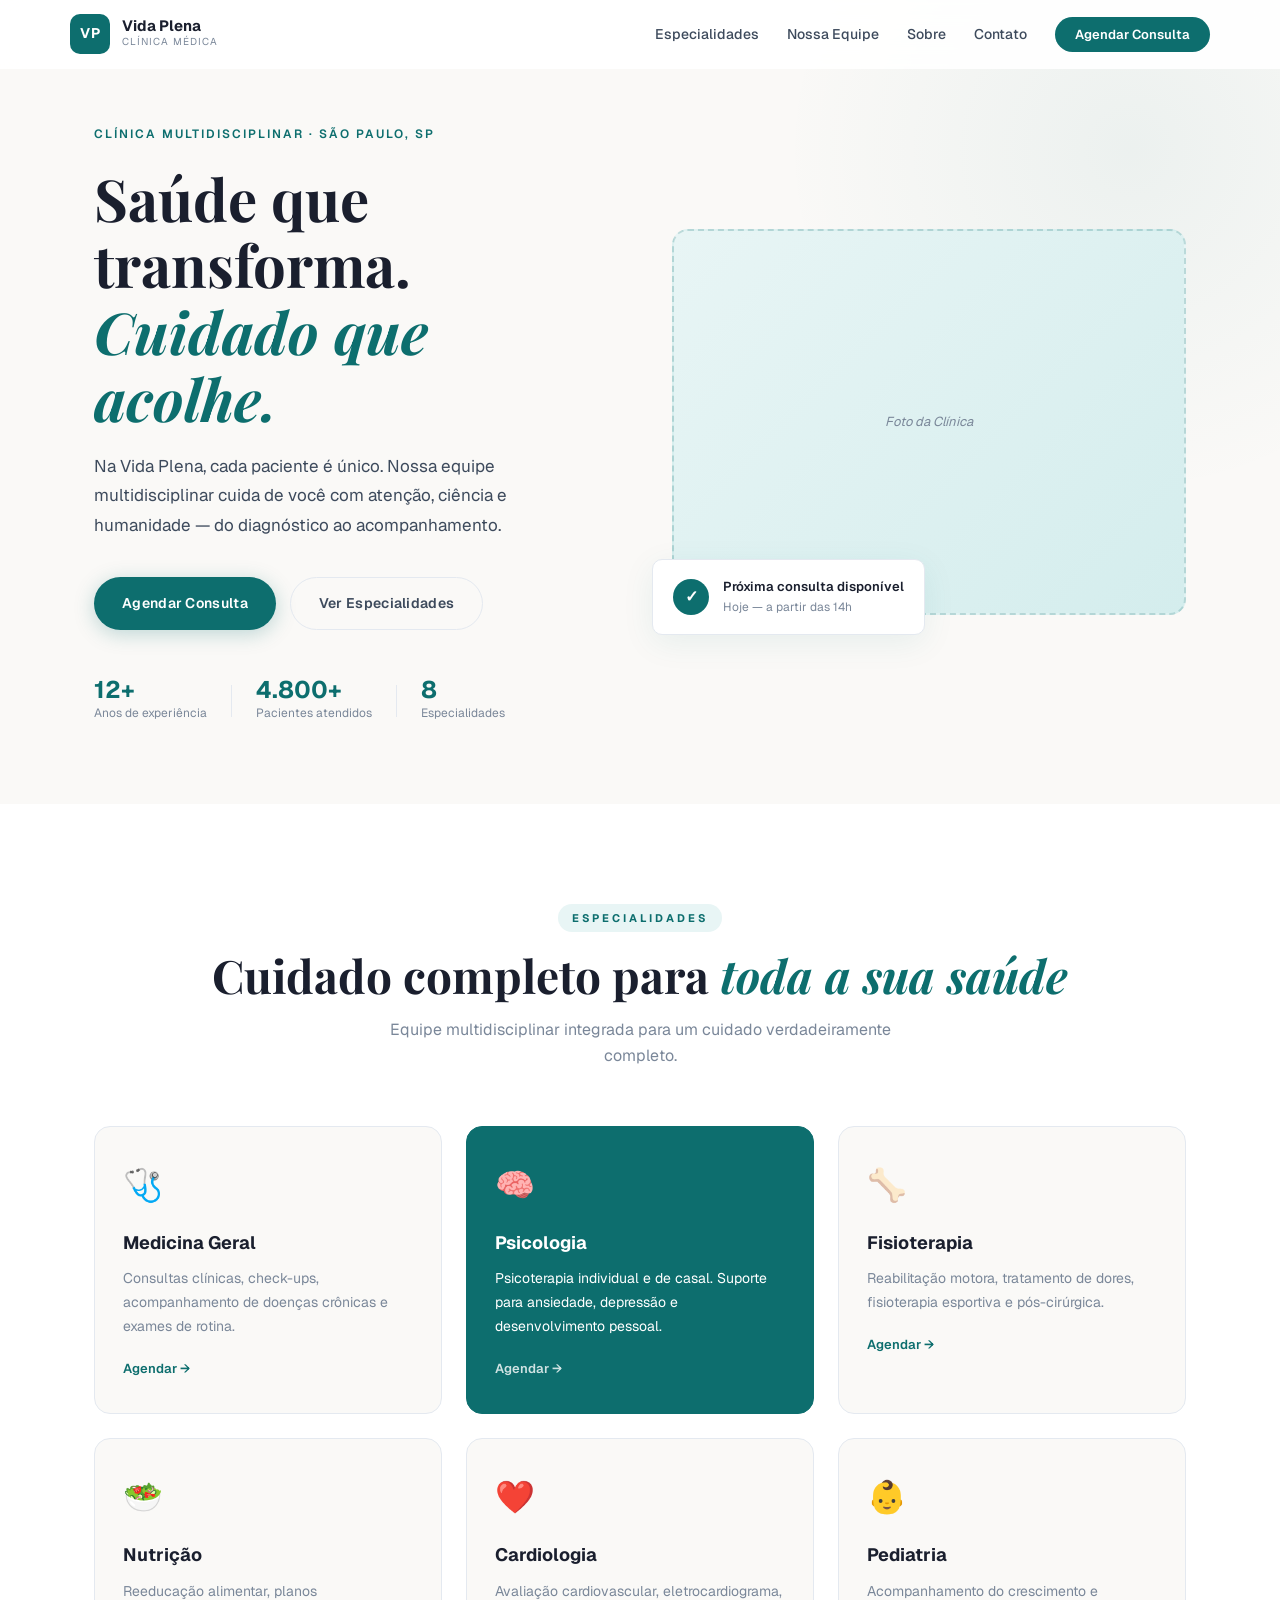
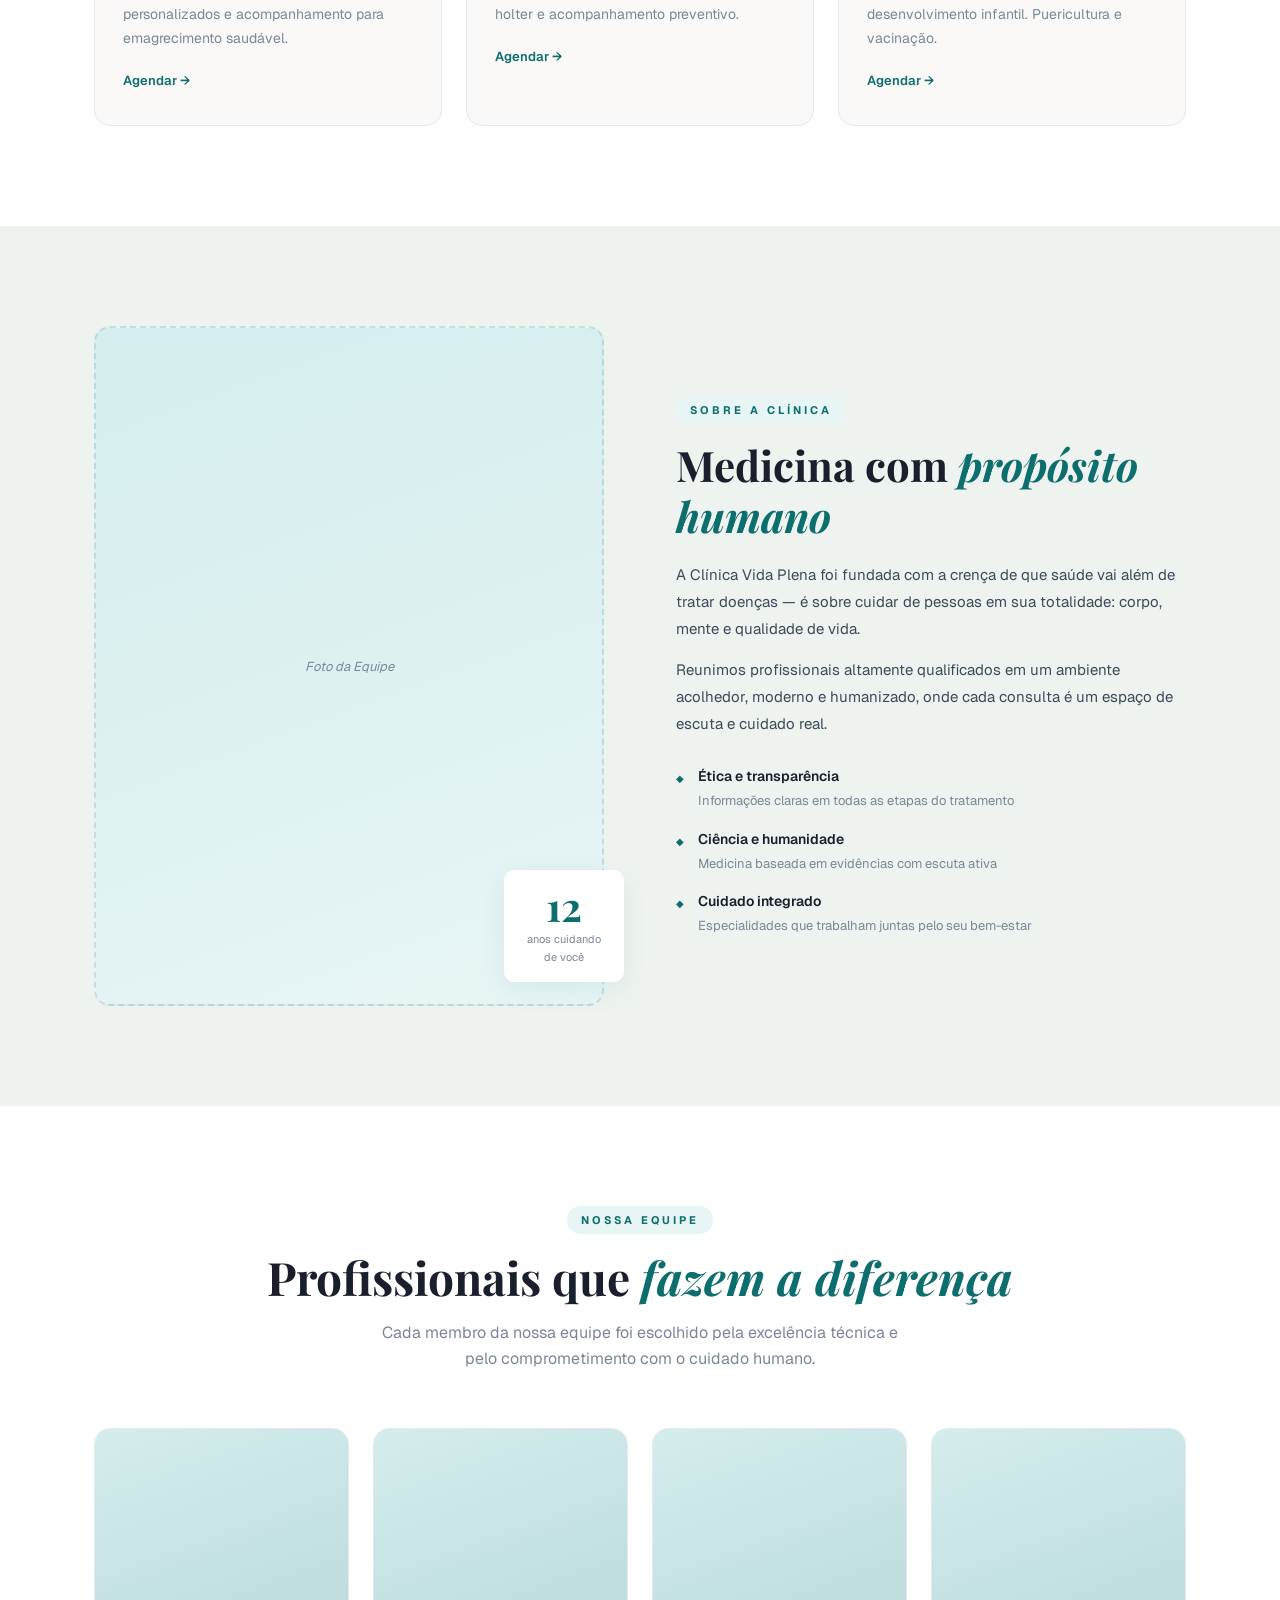
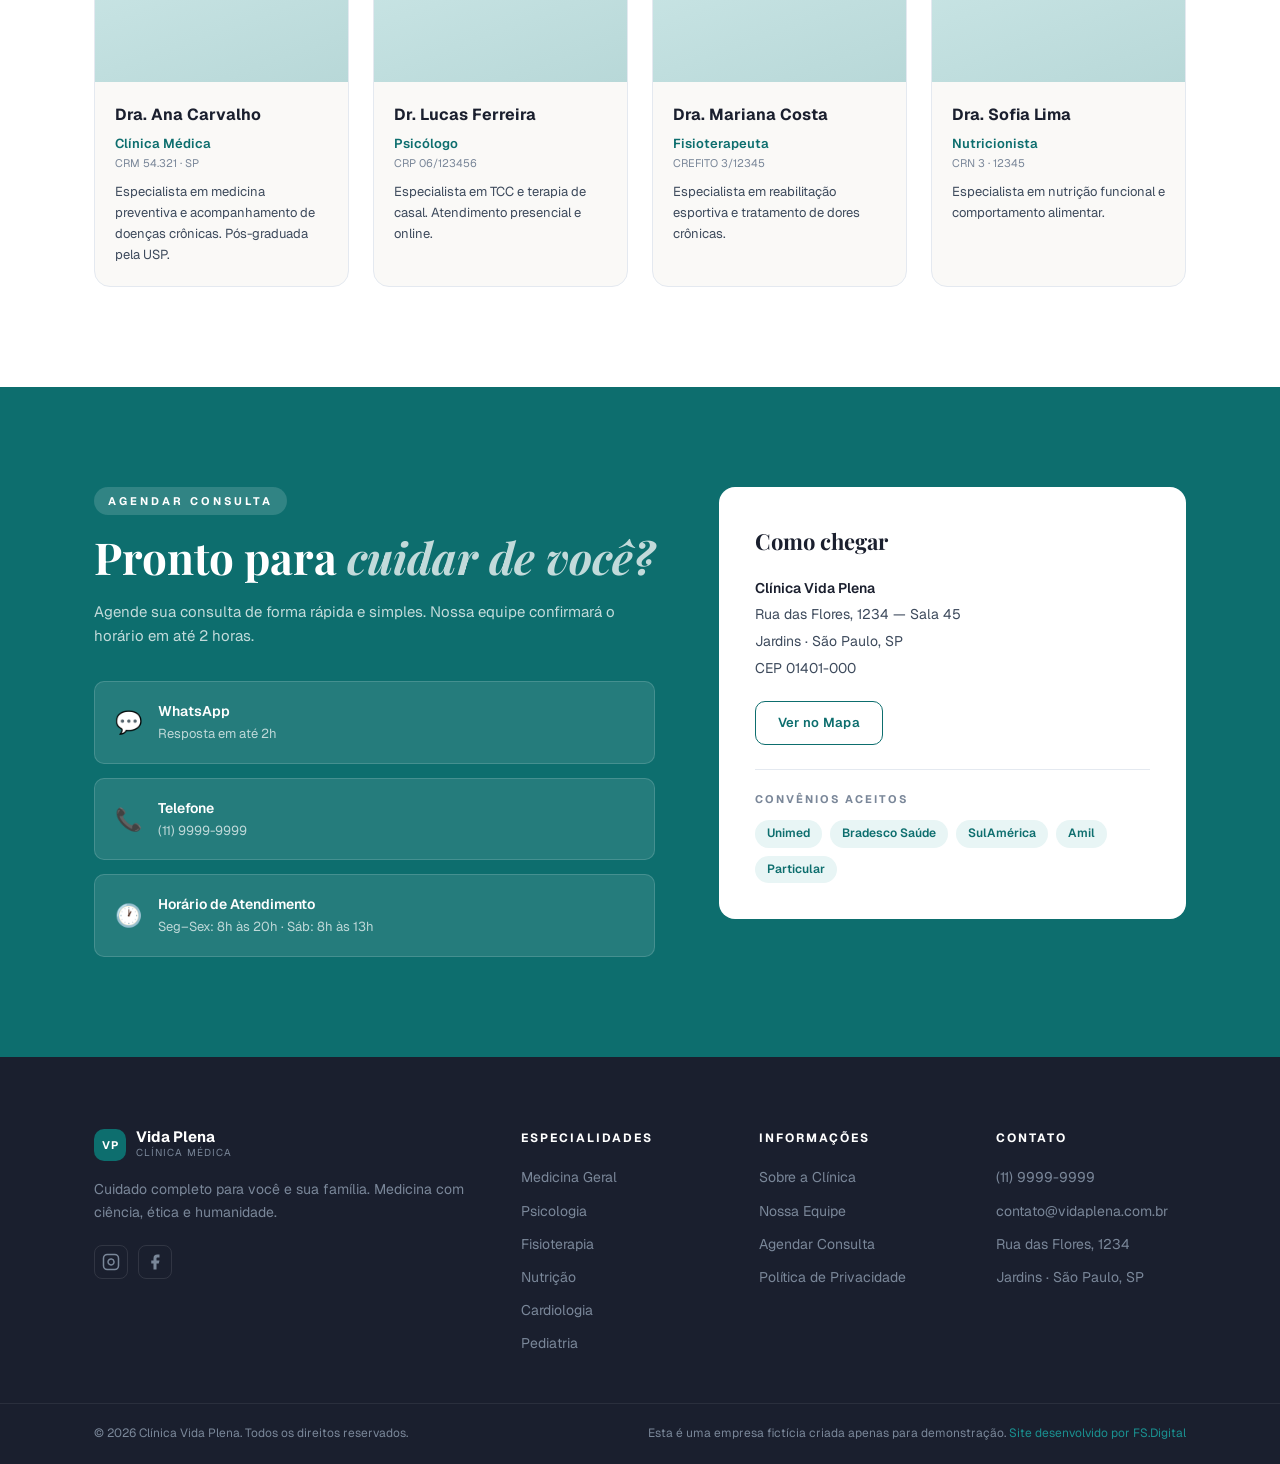
<file: demos/clinica/index.html>
<!DOCTYPE html>
<html lang="pt-BR">
<head>
  <meta charset="UTF-8"/>
  <meta name="viewport" content="width=device-width, initial-scale=1.0"/>
  <title>Clínica Vida Plena — Saúde com Cuidado e Excelência</title>
  <meta name="description" content="Clínica Vida Plena — Medicina geral, psicologia, fisioterapia e nutrição em São Paulo. Agende sua consulta online."/>
  <meta name="robots" content="noindex,follow"/>
  <link rel="canonical" href="https://fsteyerdigital.com/demos/clinica/"/>
  <link rel="preconnect" href="https://fonts.googleapis.com"/>
  <link rel="preconnect" href="https://fonts.gstatic.com" crossorigin/>
  <link href="https://fonts.googleapis.com/css2?family=Geist:wght@300;400;500;600;700&family=Playfair+Display:ital,wght@0,400;0,600;0,700;1,400;1,600&display=swap" rel="stylesheet"/>
  <link rel="stylesheet" href="style.css"/>
</head>
<body>

  <!-- NAVBAR -->
  <nav class="navbar" id="navbar">
    <div class="nav-inner">
      <a href="#home" class="nav-logo">
        <div class="logo-mark">VP</div>
        <div class="logo-text">
          <span class="logo-name">Vida Plena</span>
          <span class="logo-sub">Clínica Médica</span>
        </div>
      </a>
      <ul class="nav-links" id="navLinks">
        <li><a href="#especialidades">Especialidades</a></li>
        <li><a href="#equipe">Nossa Equipe</a></li>
        <li><a href="#sobre">Sobre</a></li>
        <li><a href="#contato">Contato</a></li>
        <li><a href="#agendar" class="nav-cta">Agendar Consulta</a></li>
      </ul>
      <button class="hamburger" id="hamburger" aria-label="Menu">
        <span></span><span></span><span></span>
      </button>
    </div>
  </nav>

  <!-- HERO -->
  <section class="hero" id="home">
    <div class="hero-bg"></div>
    <div class="container hero-inner">
      <div class="hero-content">
        <div class="hero-badge">Clínica Multidisciplinar · São Paulo, SP</div>
        <h1>Saúde que transforma.<br/><em>Cuidado que acolhe.</em></h1>
        <p class="hero-desc">Na Vida Plena, cada paciente é único. Nossa equipe multidisciplinar cuida de você com atenção, ciência e humanidade — do diagnóstico ao acompanhamento.</p>
        <div class="hero-actions">
          <a href="#agendar" class="btn btn-primary">Agendar Consulta</a>
          <a href="#especialidades" class="btn btn-ghost">Ver Especialidades</a>
        </div>
        <div class="hero-trust">
          <div class="trust-item"><span class="trust-num">12+</span><span class="trust-label">Anos de experiência</span></div>
          <div class="trust-divider"></div>
          <div class="trust-item"><span class="trust-num">4.800+</span><span class="trust-label">Pacientes atendidos</span></div>
          <div class="trust-divider"></div>
          <div class="trust-item"><span class="trust-num">8</span><span class="trust-label">Especialidades</span></div>
        </div>
      </div>
      <div class="hero-image">
        <div class="hero-img-placeholder">
          <div class="placeholder-text">Foto da Clínica</div>
        </div>
        <div class="hero-card floating-card">
          <div class="card-icon">✓</div>
          <div>
            <strong>Próxima consulta disponível</strong>
            <span>Hoje — a partir das 14h</span>
          </div>
        </div>
      </div>
    </div>
  </section>

  <!-- ESPECIALIDADES -->
  <section class="specialties" id="especialidades">
    <div class="container">
      <div class="section-header">
        <span class="section-tag">Especialidades</span>
        <h2>Cuidado completo para <em>toda a sua saúde</em></h2>
        <p>Equipe multidisciplinar integrada para um cuidado verdadeiramente completo.</p>
      </div>
      <div class="specialties-grid">
        <div class="specialty-card">
          <div class="specialty-icon">🩺</div>
          <h3>Medicina Geral</h3>
          <p>Consultas clínicas, check-ups, acompanhamento de doenças crônicas e exames de rotina.</p>
          <a href="#agendar" class="card-link">Agendar →</a>
        </div>
        <div class="specialty-card featured">
          <div class="specialty-icon">🧠</div>
          <h3>Psicologia</h3>
          <p>Psicoterapia individual e de casal. Suporte para ansiedade, depressão e desenvolvimento pessoal.</p>
          <a href="#agendar" class="card-link">Agendar →</a>
        </div>
        <div class="specialty-card">
          <div class="specialty-icon">🦴</div>
          <h3>Fisioterapia</h3>
          <p>Reabilitação motora, tratamento de dores, fisioterapia esportiva e pós-cirúrgica.</p>
          <a href="#agendar" class="card-link">Agendar →</a>
        </div>
        <div class="specialty-card">
          <div class="specialty-icon">🥗</div>
          <h3>Nutrição</h3>
          <p>Reeducação alimentar, planos personalizados e acompanhamento para emagrecimento saudável.</p>
          <a href="#agendar" class="card-link">Agendar →</a>
        </div>
        <div class="specialty-card">
          <div class="specialty-icon">❤️</div>
          <h3>Cardiologia</h3>
          <p>Avaliação cardiovascular, eletrocardiograma, holter e acompanhamento preventivo.</p>
          <a href="#agendar" class="card-link">Agendar →</a>
        </div>
        <div class="specialty-card">
          <div class="specialty-icon">👶</div>
          <h3>Pediatria</h3>
          <p>Acompanhamento do crescimento e desenvolvimento infantil. Puericultura e vacinação.</p>
          <a href="#agendar" class="card-link">Agendar →</a>
        </div>
      </div>
    </div>
  </section>

  <!-- SOBRE -->
  <section class="about" id="sobre">
    <div class="container about-inner">
      <div class="about-image">
        <div class="about-img-placeholder">
          <div class="placeholder-text">Foto da Equipe</div>
        </div>
        <div class="about-badge">
          <span class="badge-num">12</span>
          <span class="badge-label">anos cuidando de você</span>
        </div>
      </div>
      <div class="about-content">
        <span class="section-tag">Sobre a Clínica</span>
        <h2>Medicina com <em>propósito humano</em></h2>
        <p>A Clínica Vida Plena foi fundada com a crença de que saúde vai além de tratar doenças — é sobre cuidar de pessoas em sua totalidade: corpo, mente e qualidade de vida.</p>
        <p>Reunimos profissionais altamente qualificados em um ambiente acolhedor, moderno e humanizado, onde cada consulta é um espaço de escuta e cuidado real.</p>
        <div class="about-values">
          <div class="value-item">
            <div class="value-icon">◆</div>
            <div>
              <strong>Ética e transparência</strong>
              <span>Informações claras em todas as etapas do tratamento</span>
            </div>
          </div>
          <div class="value-item">
            <div class="value-icon">◆</div>
            <div>
              <strong>Ciência e humanidade</strong>
              <span>Medicina baseada em evidências com escuta ativa</span>
            </div>
          </div>
          <div class="value-item">
            <div class="value-icon">◆</div>
            <div>
              <strong>Cuidado integrado</strong>
              <span>Especialidades que trabalham juntas pelo seu bem-estar</span>
            </div>
          </div>
        </div>
      </div>
    </div>
  </section>

  <!-- EQUIPE -->
  <section class="team" id="equipe">
    <div class="container">
      <div class="section-header">
        <span class="section-tag">Nossa Equipe</span>
        <h2>Profissionais que <em>fazem a diferença</em></h2>
        <p>Cada membro da nossa equipe foi escolhido pela excelência técnica e pelo comprometimento com o cuidado humano.</p>
      </div>
      <div class="team-grid">
        <div class="team-card">
          <div class="team-photo placeholder-photo"></div>
          <div class="team-info">
            <h3>Dra. Ana Carvalho</h3>
            <span class="team-role">Clínica Médica</span>
            <span class="team-crm">CRM 54.321 · SP</span>
            <p>Especialista em medicina preventiva e acompanhamento de doenças crônicas. Pós-graduada pela USP.</p>
          </div>
        </div>
        <div class="team-card">
          <div class="team-photo placeholder-photo"></div>
          <div class="team-info">
            <h3>Dr. Lucas Ferreira</h3>
            <span class="team-role">Psicólogo</span>
            <span class="team-crm">CRP 06/123456</span>
            <p>Especialista em TCC e terapia de casal. Atendimento presencial e online.</p>
          </div>
        </div>
        <div class="team-card">
          <div class="team-photo placeholder-photo"></div>
          <div class="team-info">
            <h3>Dra. Mariana Costa</h3>
            <span class="team-role">Fisioterapeuta</span>
            <span class="team-crm">CREFITO 3/12345</span>
            <p>Especialista em reabilitação esportiva e tratamento de dores crônicas.</p>
          </div>
        </div>
        <div class="team-card">
          <div class="team-photo placeholder-photo"></div>
          <div class="team-info">
            <h3>Dra. Sofia Lima</h3>
            <span class="team-role">Nutricionista</span>
            <span class="team-crm">CRN 3 · 12345</span>
            <p>Especialista em nutrição funcional e comportamento alimentar.</p>
          </div>
        </div>
      </div>
    </div>
  </section>

  <!-- AGENDAR -->
  <section class="booking" id="agendar">
    <div class="container booking-inner">
      <div class="booking-content">
        <span class="section-tag">Agendar Consulta</span>
        <h2>Pronto para <em>cuidar de você?</em></h2>
        <p>Agende sua consulta de forma rápida e simples. Nossa equipe confirmará o horário em até 2 horas.</p>
        <div class="booking-options">
          <a href="https://wa.me/5511999999999?text=Ola!+Gostaria+de+agendar+uma+consulta+na+Clinica+Vida+Plena." class="booking-opt whatsapp" target="_blank" rel="noopener">
            <div class="opt-icon">💬</div>
            <div>
              <strong>WhatsApp</strong>
              <span>Resposta em até 2h</span>
            </div>
          </a>
          <a href="tel:+5511999999999" class="booking-opt phone">
            <div class="opt-icon">📞</div>
            <div>
              <strong>Telefone</strong>
              <span>(11) 9999-9999</span>
            </div>
          </a>
          <div class="booking-opt hours">
            <div class="opt-icon">🕐</div>
            <div>
              <strong>Horário de Atendimento</strong>
              <span>Seg–Sex: 8h às 20h · Sáb: 8h às 13h</span>
            </div>
          </div>
        </div>
      </div>
      <div class="booking-address">
        <h3>Como chegar</h3>
        <div class="address-block">
          <p><strong>Clínica Vida Plena</strong></p>
          <p>Rua das Flores, 1234 — Sala 45</p>
          <p>Jardins · São Paulo, SP</p>
          <p>CEP 01401-000</p>
        </div>
        <a href="https://www.google.com/maps" class="btn btn-outline" target="_blank" rel="noopener">Ver no Mapa</a>
        <div class="convenios">
          <p class="convenios-label">Convênios aceitos</p>
          <div class="convenios-list">
            <span>Unimed</span>
            <span>Bradesco Saúde</span>
            <span>SulAmérica</span>
            <span>Amil</span>
            <span>Particular</span>
          </div>
        </div>
      </div>
    </div>
  </section>

  <!-- FOOTER -->
  <footer class="footer" id="contato">
    <div class="container footer-inner">
      <div class="footer-brand">
        <div class="footer-logo">
          <div class="logo-mark small">VP</div>
          <div class="logo-text">
            <span class="logo-name">Vida Plena</span>
            <span class="logo-sub">Clínica Médica</span>
          </div>
        </div>
        <p>Cuidado completo para você e sua família. Medicina com ciência, ética e humanidade.</p>
        <div class="footer-social">
          <a href="#" aria-label="Instagram" class="social-link">
            <svg xmlns="http://www.w3.org/2000/svg" viewBox="0 0 24 24" fill="none" stroke="currentColor" stroke-width="2" width="18" height="18"><rect x="2" y="2" width="20" height="20" rx="5" ry="5"/><path d="M16 11.37A4 4 0 1112.63 8 4 4 0 0116 11.37z"/><line x1="17.5" y1="6.5" x2="17.51" y2="6.5"/></svg>
          </a>
          <a href="#" aria-label="Facebook" class="social-link">
            <svg xmlns="http://www.w3.org/2000/svg" viewBox="0 0 24 24" fill="currentColor" width="18" height="18"><path d="M18 2h-3a5 5 0 00-5 5v3H7v4h3v8h4v-8h3l1-4h-4V7a1 1 0 011-1h3z"/></svg>
          </a>
        </div>
      </div>
      <div class="footer-col">
        <h4>Especialidades</h4>
        <ul>
          <li><a href="#especialidades">Medicina Geral</a></li>
          <li><a href="#especialidades">Psicologia</a></li>
          <li><a href="#especialidades">Fisioterapia</a></li>
          <li><a href="#especialidades">Nutrição</a></li>
          <li><a href="#especialidades">Cardiologia</a></li>
          <li><a href="#especialidades">Pediatria</a></li>
        </ul>
      </div>
      <div class="footer-col">
        <h4>Informações</h4>
        <ul>
          <li><a href="#sobre">Sobre a Clínica</a></li>
          <li><a href="#equipe">Nossa Equipe</a></li>
          <li><a href="#agendar">Agendar Consulta</a></li>
          <li><a href="#">Política de Privacidade</a></li>
        </ul>
      </div>
      <div class="footer-col">
        <h4>Contato</h4>
        <ul>
          <li><a href="tel:+5511999999999">(11) 9999-9999</a></li>
          <li><a href="mailto:contato@vidaplena.com.br">contato@vidaplena.com.br</a></li>
          <li>Rua das Flores, 1234</li>
          <li>Jardins · São Paulo, SP</li>
        </ul>
      </div>
    </div>
    <div class="footer-bottom">
      <div class="container footer-bottom-inner">
        <p>© 2026 Clínica Vida Plena. Todos os direitos reservados.</p>
        <p class="footer-disclaimer">Esta é uma empresa fictícia criada apenas para demonstração. <a href="https://fsteyerdigital.com" target="_blank" rel="noopener">Site desenvolvido por FS.Digital</a></p>
      </div>
    </div>
  </footer>

  <script src="script.js"></script>
</body>
</html>
</file>
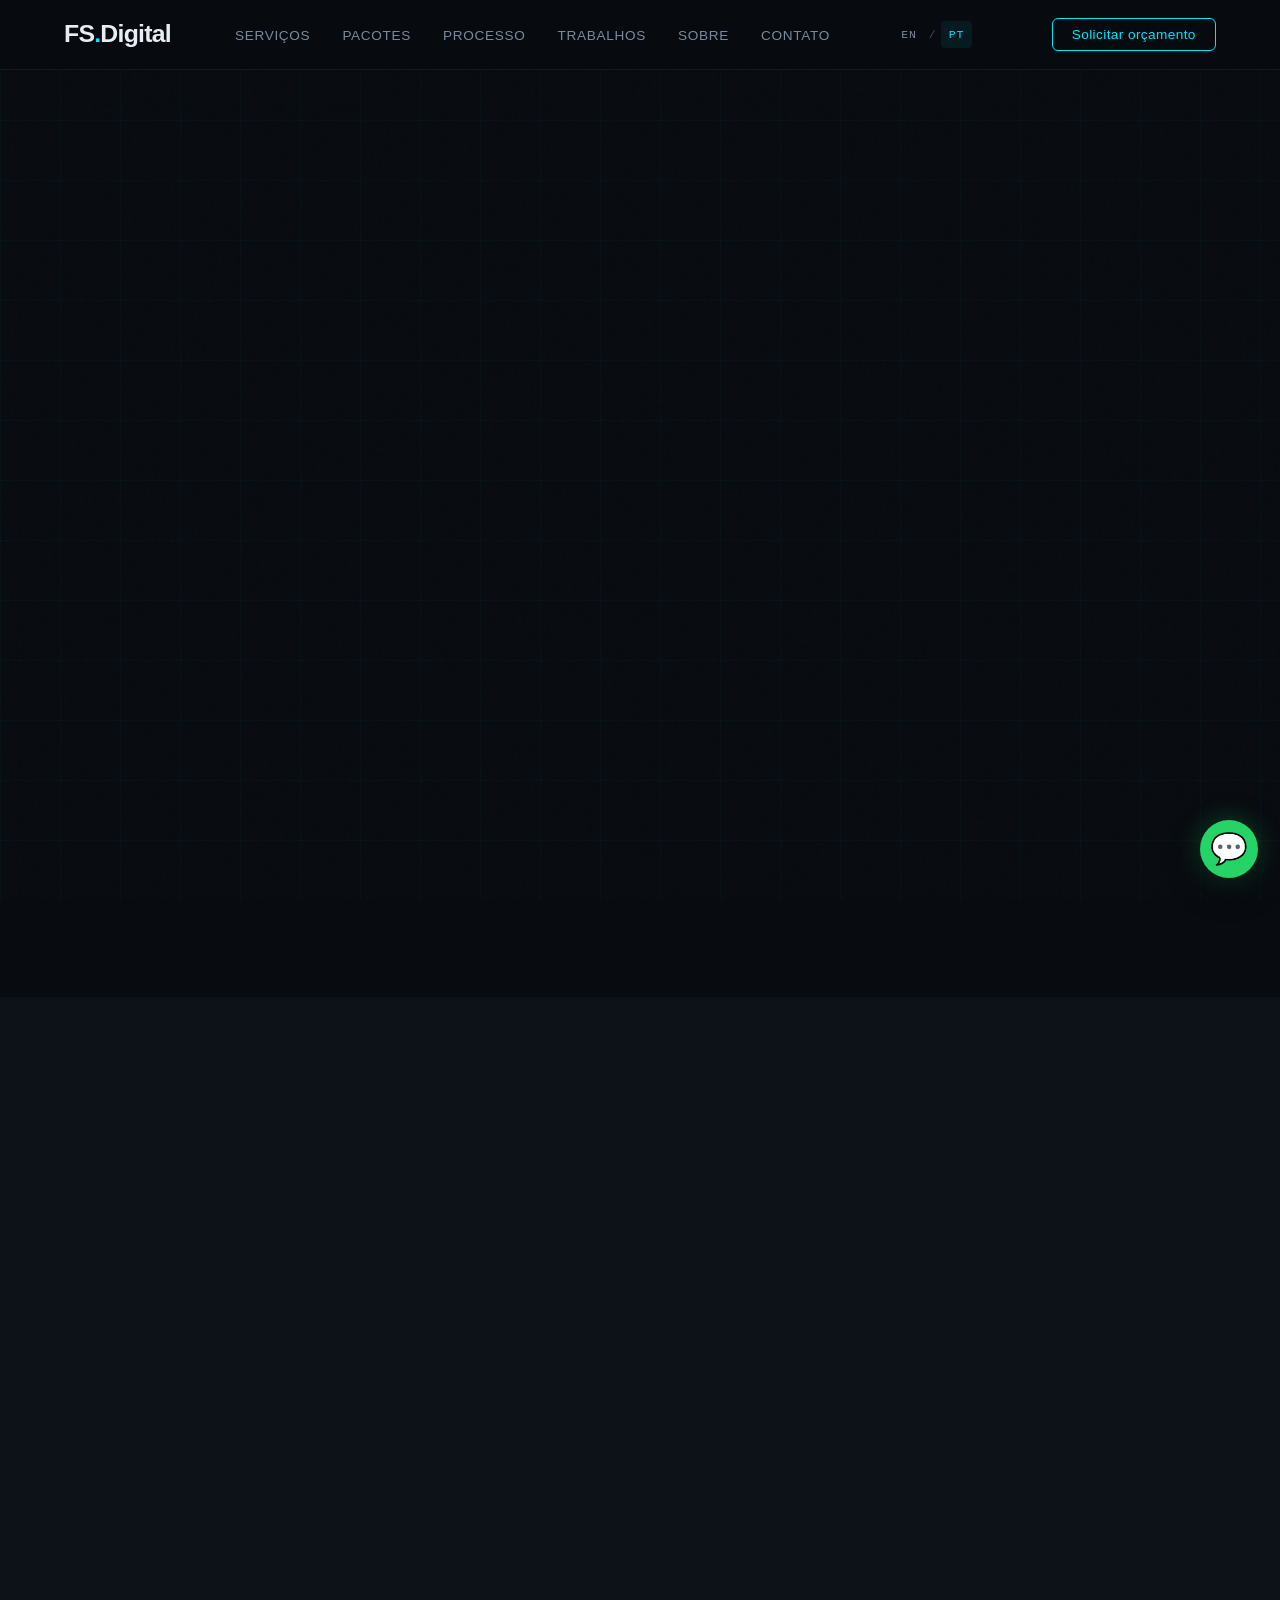
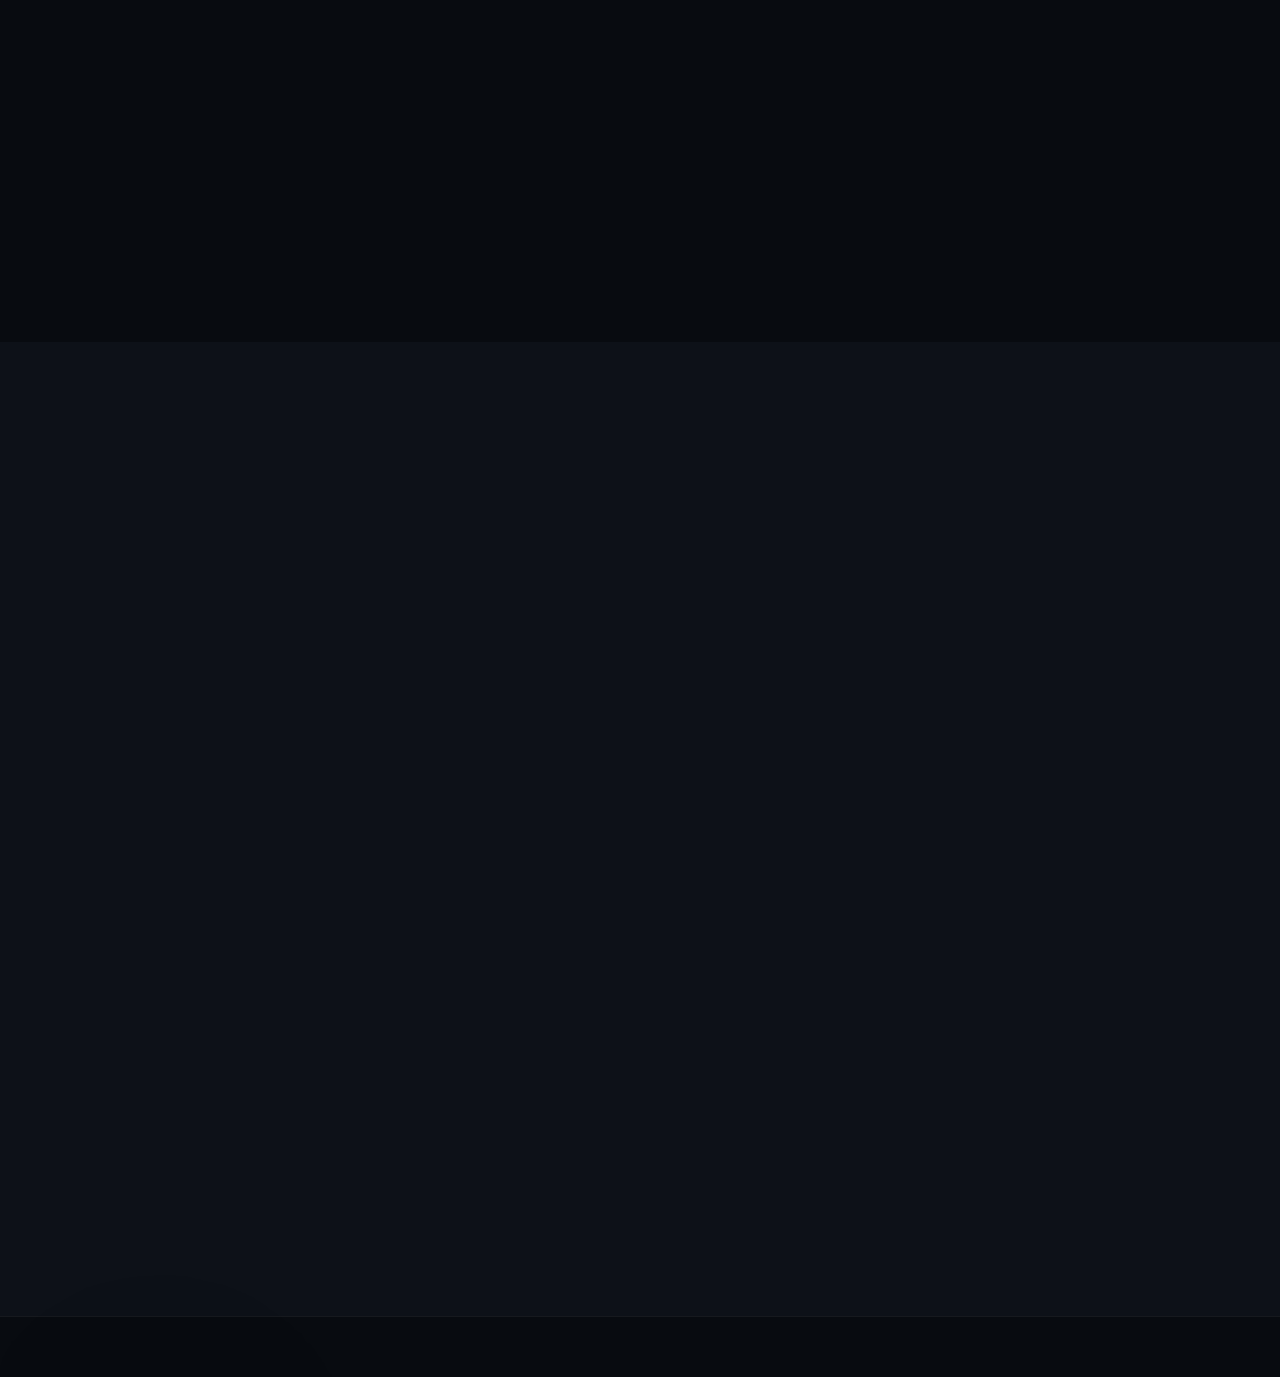
<file: donis-digital.html>
<!DOCTYPE html>
<html lang="en">
<head>
  <meta charset="UTF-8"/>
  <title>FS.Digital — Web Systems for Real Businesses</title>
  <link rel="canonical" href="https://fsteyerdigital.com/"/>
  <meta http-equiv="refresh" content="0;url=/"/>
  <meta name="robots" content="noindex,follow"/>
</head>
<body>
  <p>Redirecting to <a href="/">FS.Digital</a>...</p>
</body>
</html>
</file>
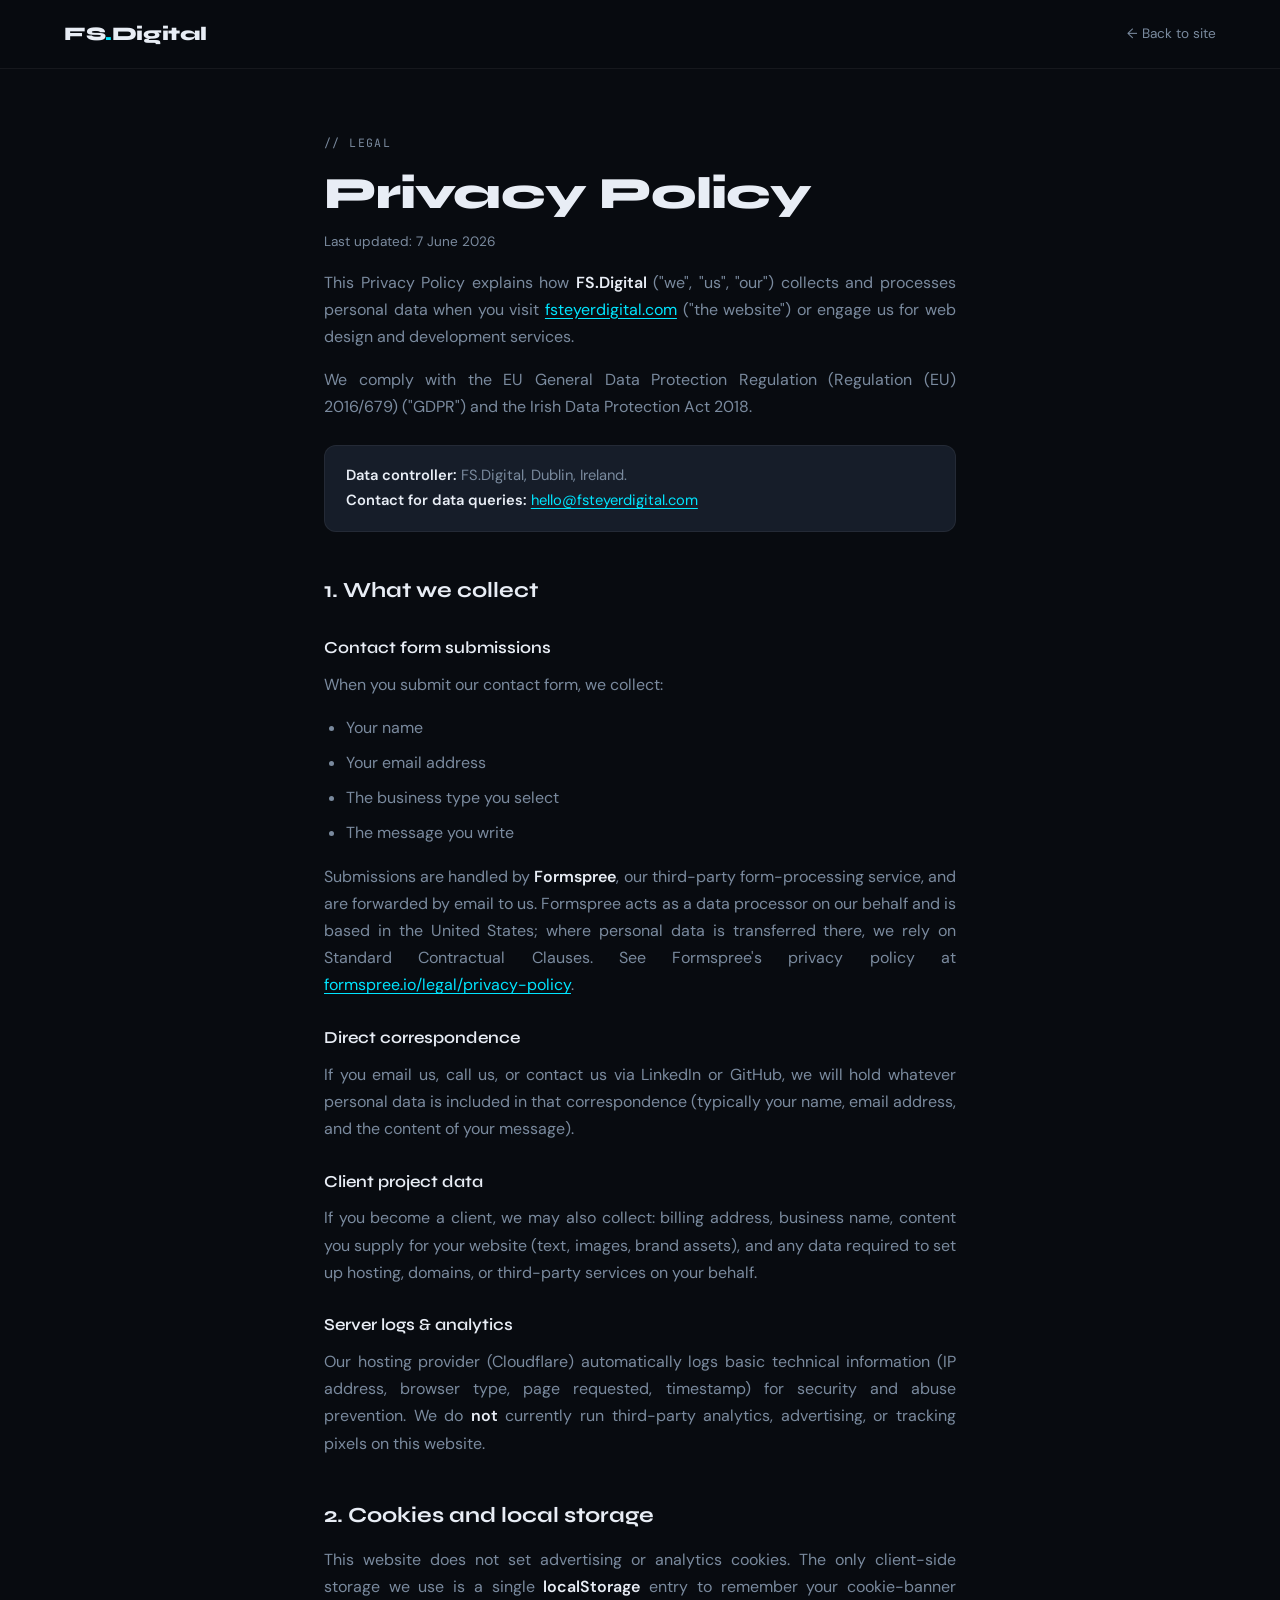
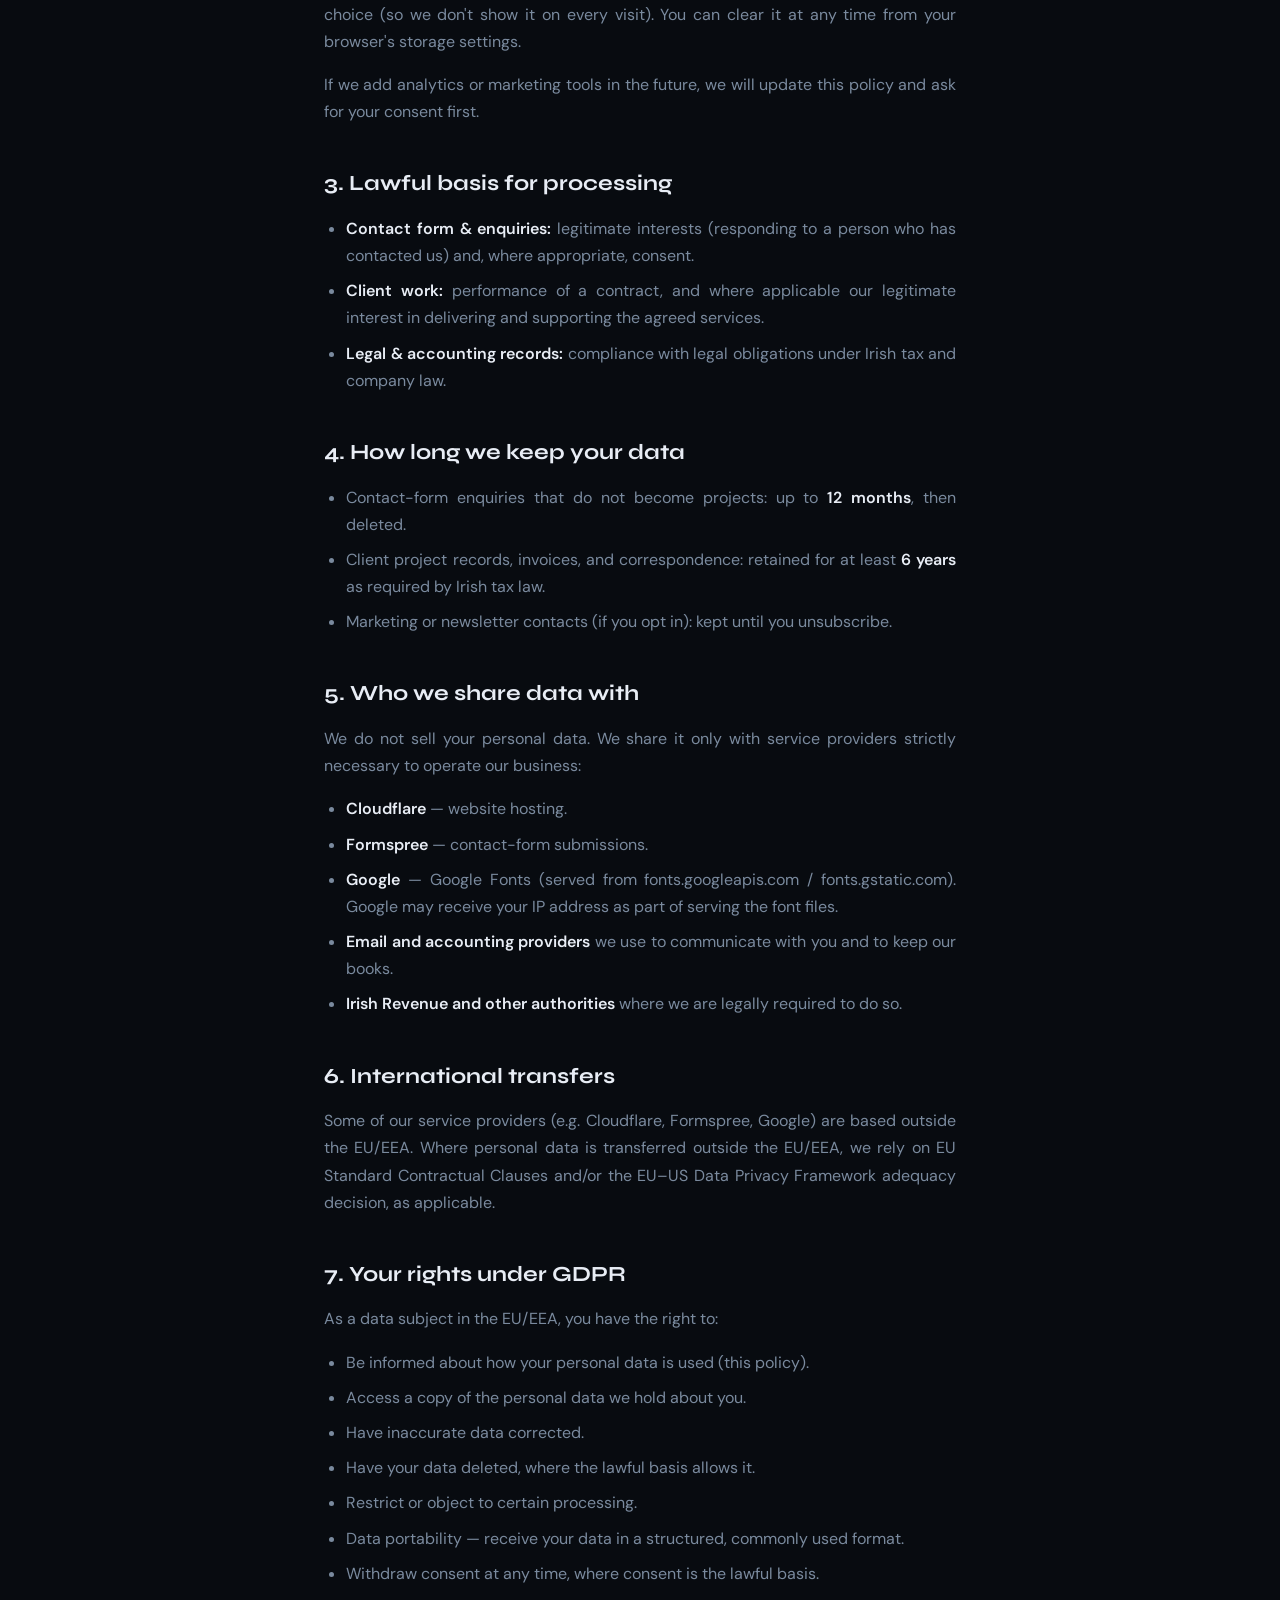
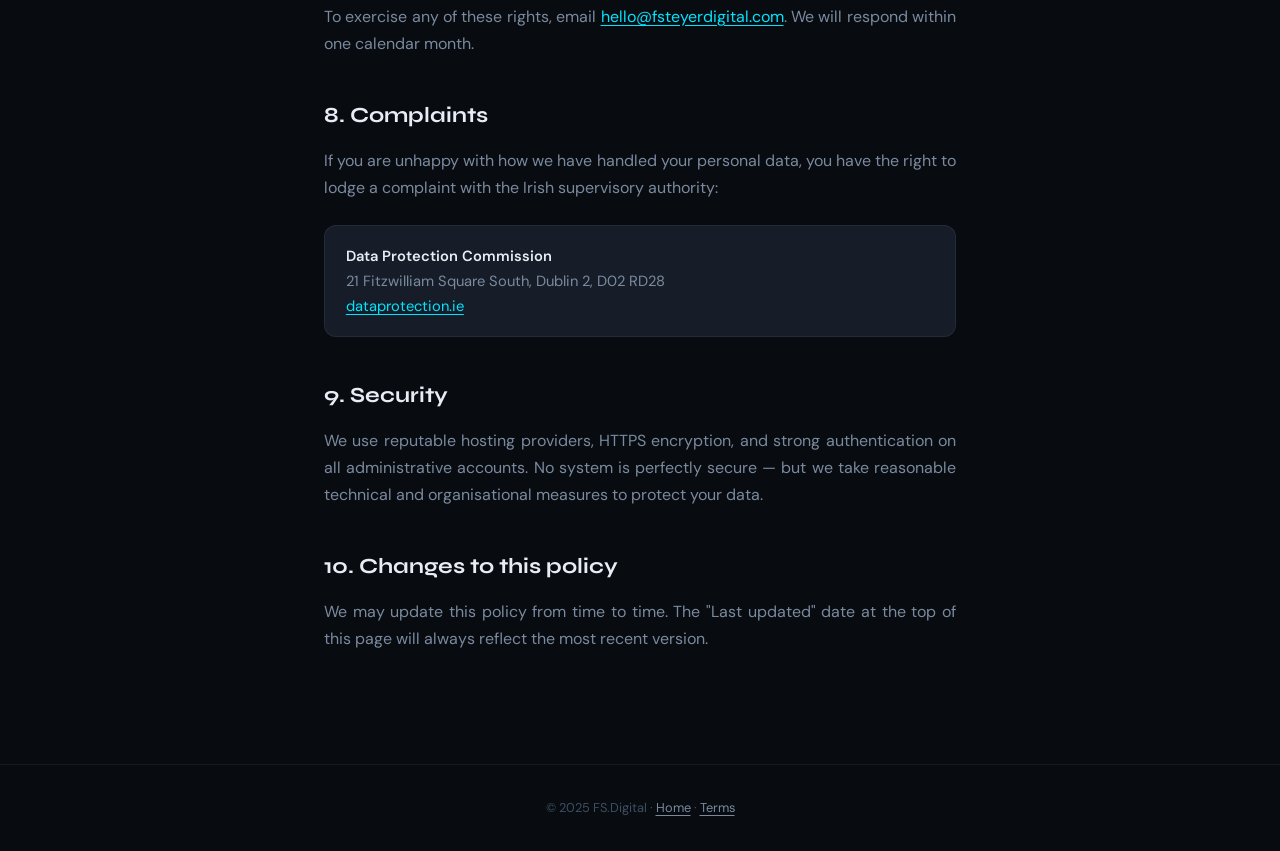
<file: privacy.html>
<!DOCTYPE html>
<html lang="en">
<head>
  <meta charset="UTF-8"/>
  <meta name="viewport" content="width=device-width, initial-scale=1.0"/>
  <title>Privacy Policy — FS.Digital</title>
  <meta name="description" content="How FS.Digital, a Dublin-based web agency, collects, uses, and protects personal data under the EU GDPR and the Irish Data Protection Act 2018."/>
  <meta name="robots" content="index,follow"/>
  <link rel="canonical" href="https://fsteyerdigital.com/privacy.html"/>
  <link rel="icon" type="image/svg+xml" href="Print_Transparent.svg"/>
  <link rel="preconnect" href="https://fonts.googleapis.com"/>
  <link rel="preconnect" href="https://fonts.gstatic.com" crossorigin/>
  <link href="https://fonts.googleapis.com/css2?family=Syne:wght@600;700;800&family=DM+Sans:wght@300;400;500&family=JetBrains+Mono:wght@400&display=swap" rel="stylesheet"/>
  <link rel="stylesheet" href="legal.css"/>
</head>
<body>

<nav class="legal-nav" aria-label="Site">
  <a class="legal-brand" href="./">FS<span>.</span>Digital</a>
  <a class="legal-back" href="./">← Back to site</a>
</nav>

<main class="legal">
  <p class="legal-tag">// legal</p>
  <h1>Privacy Policy</h1>
  <p class="legal-updated">Last updated: 7 June 2026</p>

  <p>This Privacy Policy explains how <strong>FS.Digital</strong> ("we", "us", "our") collects and processes personal data when you visit <a href="https://fsteyerdigital.com/">fsteyerdigital.com</a> ("the website") or engage us for web design and development services.</p>

  <p>We comply with the EU General Data Protection Regulation (Regulation (EU) 2016/679) ("GDPR") and the Irish Data Protection Act 2018.</p>

  <div class="legal-callout">
    <strong>Data controller:</strong> FS.Digital, Dublin, Ireland.<br/>
    <strong>Contact for data queries:</strong> <a href="mailto:hello@fsteyerdigital.com">hello@fsteyerdigital.com</a>
  </div>

  <h2>1. What we collect</h2>

  <h3>Contact form submissions</h3>
  <p>When you submit our contact form, we collect:</p>
  <ul>
    <li>Your name</li>
    <li>Your email address</li>
    <li>The business type you select</li>
    <li>The message you write</li>
  </ul>
  <p>Submissions are handled by <strong>Formspree</strong>, our third-party form-processing service, and are forwarded by email to us. Formspree acts as a data processor on our behalf and is based in the United States; where personal data is transferred there, we rely on Standard Contractual Clauses. See Formspree's privacy policy at <a href="https://formspree.io/legal/privacy-policy" target="_blank" rel="noreferrer noopener">formspree.io/legal/privacy-policy</a>.</p>

  <h3>Direct correspondence</h3>
  <p>If you email us, call us, or contact us via LinkedIn or GitHub, we will hold whatever personal data is included in that correspondence (typically your name, email address, and the content of your message).</p>

  <h3>Client project data</h3>
  <p>If you become a client, we may also collect: billing address, business name, content you supply for your website (text, images, brand assets), and any data required to set up hosting, domains, or third-party services on your behalf.</p>

  <h3>Server logs &amp; analytics</h3>
  <p>Our hosting provider (Cloudflare) automatically logs basic technical information (IP address, browser type, page requested, timestamp) for security and abuse prevention. We do <strong>not</strong> currently run third-party analytics, advertising, or tracking pixels on this website.</p>

  <h2>2. Cookies and local storage</h2>
  <p>This website does not set advertising or analytics cookies. The only client-side storage we use is a single <strong>localStorage</strong> entry to remember your cookie-banner choice (so we don't show it on every visit). You can clear it at any time from your browser's storage settings.</p>
  <p>If we add analytics or marketing tools in the future, we will update this policy and ask for your consent first.</p>

  <h2>3. Lawful basis for processing</h2>
  <ul>
    <li><strong>Contact form &amp; enquiries:</strong> legitimate interests (responding to a person who has contacted us) and, where appropriate, consent.</li>
    <li><strong>Client work:</strong> performance of a contract, and where applicable our legitimate interest in delivering and supporting the agreed services.</li>
    <li><strong>Legal &amp; accounting records:</strong> compliance with legal obligations under Irish tax and company law.</li>
  </ul>

  <h2>4. How long we keep your data</h2>
  <ul>
    <li>Contact-form enquiries that do not become projects: up to <strong>12 months</strong>, then deleted.</li>
    <li>Client project records, invoices, and correspondence: retained for at least <strong>6 years</strong> as required by Irish tax law.</li>
    <li>Marketing or newsletter contacts (if you opt in): kept until you unsubscribe.</li>
  </ul>

  <h2>5. Who we share data with</h2>
  <p>We do not sell your personal data. We share it only with service providers strictly necessary to operate our business:</p>
  <ul>
    <li><strong>Cloudflare</strong> — website hosting.</li>
    <li><strong>Formspree</strong> — contact-form submissions.</li>
    <li><strong>Google</strong> — Google Fonts (served from fonts.googleapis.com / fonts.gstatic.com). Google may receive your IP address as part of serving the font files.</li>
    <li><strong>Email and accounting providers</strong> we use to communicate with you and to keep our books.</li>
    <li><strong>Irish Revenue and other authorities</strong> where we are legally required to do so.</li>
  </ul>

  <h2>6. International transfers</h2>
  <p>Some of our service providers (e.g. Cloudflare, Formspree, Google) are based outside the EU/EEA. Where personal data is transferred outside the EU/EEA, we rely on EU Standard Contractual Clauses and/or the EU–US Data Privacy Framework adequacy decision, as applicable.</p>

  <h2>7. Your rights under GDPR</h2>
  <p>As a data subject in the EU/EEA, you have the right to:</p>
  <ul>
    <li>Be informed about how your personal data is used (this policy).</li>
    <li>Access a copy of the personal data we hold about you.</li>
    <li>Have inaccurate data corrected.</li>
    <li>Have your data deleted, where the lawful basis allows it.</li>
    <li>Restrict or object to certain processing.</li>
    <li>Data portability — receive your data in a structured, commonly used format.</li>
    <li>Withdraw consent at any time, where consent is the lawful basis.</li>
  </ul>
  <p>To exercise any of these rights, email <a href="mailto:hello@fsteyerdigital.com">hello@fsteyerdigital.com</a>. We will respond within one calendar month.</p>

  <h2>8. Complaints</h2>
  <p>If you are unhappy with how we have handled your personal data, you have the right to lodge a complaint with the Irish supervisory authority:</p>
  <div class="legal-callout">
    <strong>Data Protection Commission</strong><br/>
    21 Fitzwilliam Square South, Dublin 2, D02 RD28<br/>
    <a href="https://www.dataprotection.ie/" target="_blank" rel="noreferrer noopener">dataprotection.ie</a>
  </div>

  <h2>9. Security</h2>
  <p>We use reputable hosting providers, HTTPS encryption, and strong authentication on all administrative accounts. No system is perfectly secure — but we take reasonable technical and organisational measures to protect your data.</p>

  <h2>10. Changes to this policy</h2>
  <p>We may update this policy from time to time. The "Last updated" date at the top of this page will always reflect the most recent version.</p>
</main>

<footer class="legal-footer">
  <p>© 2025 FS.Digital · <a href="./">Home</a> · <a href="terms.html">Terms</a></p>
</footer>

</body>
</html>
</file>
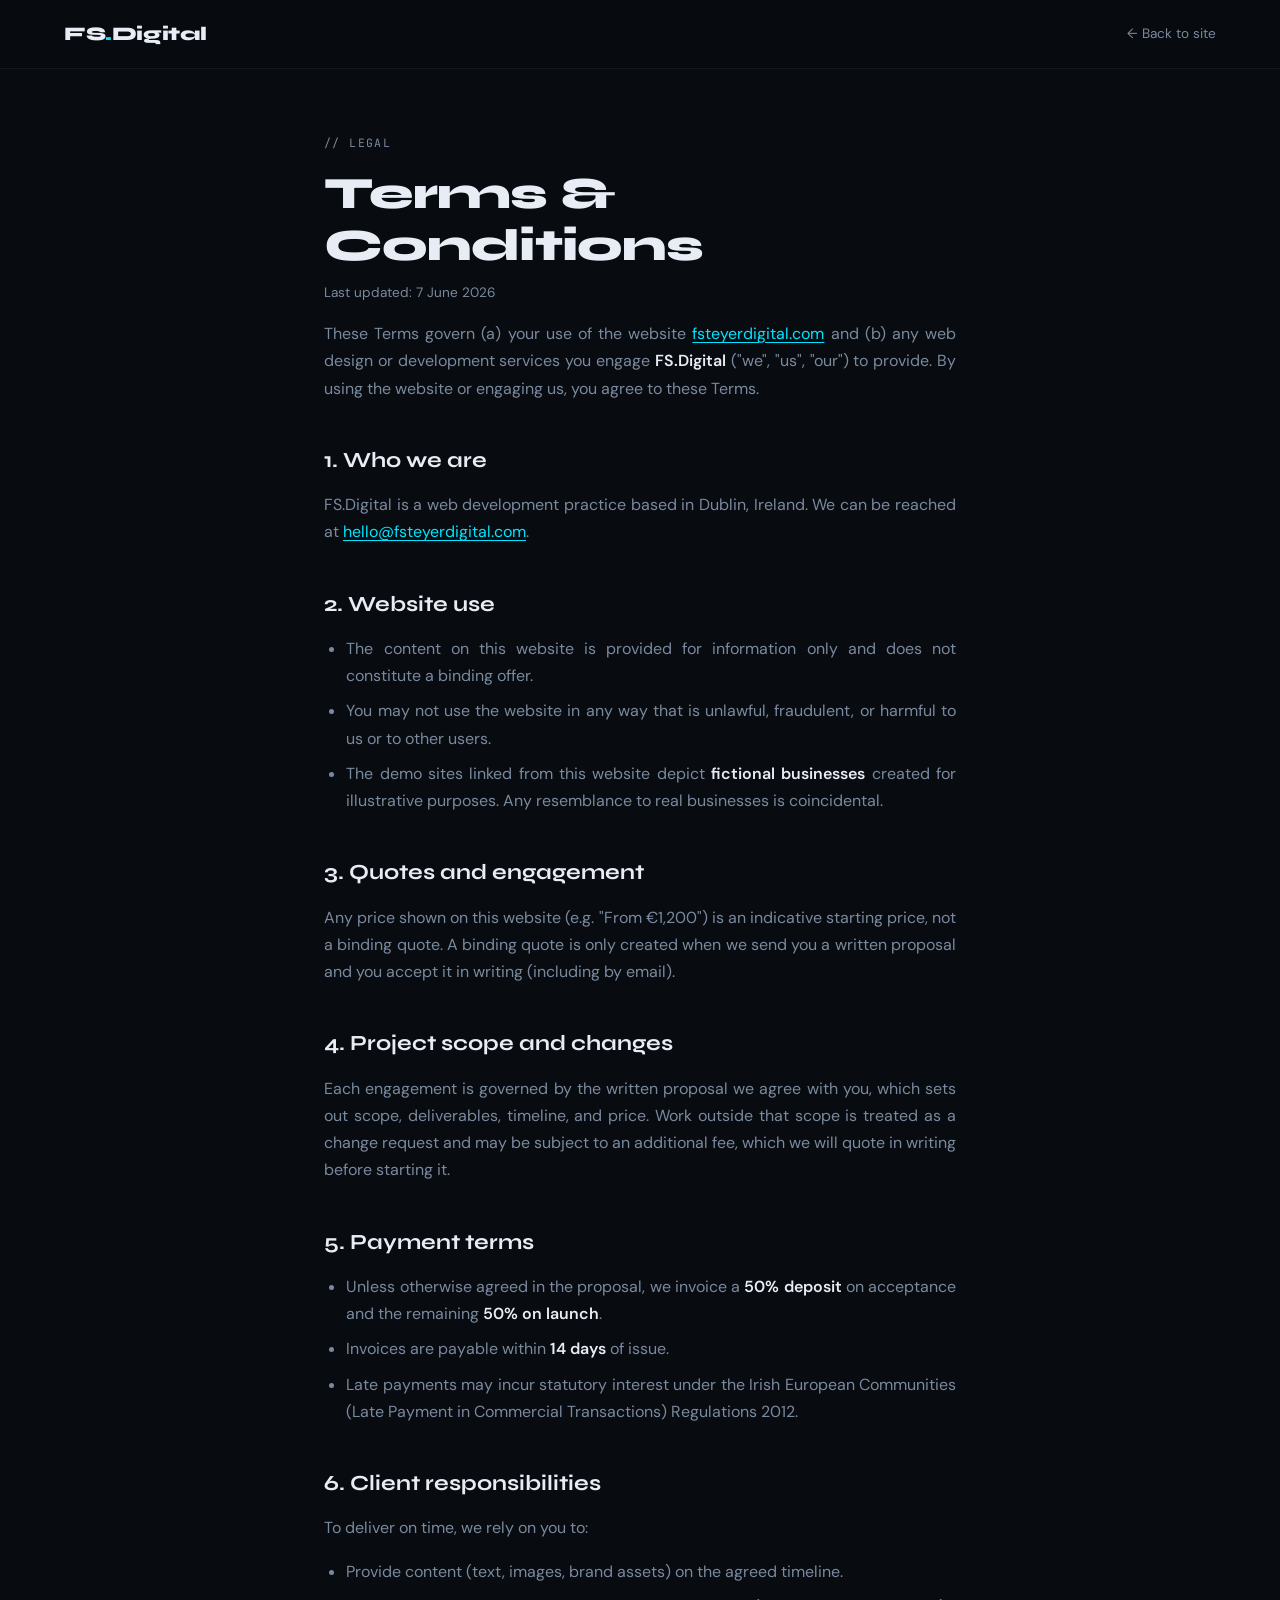
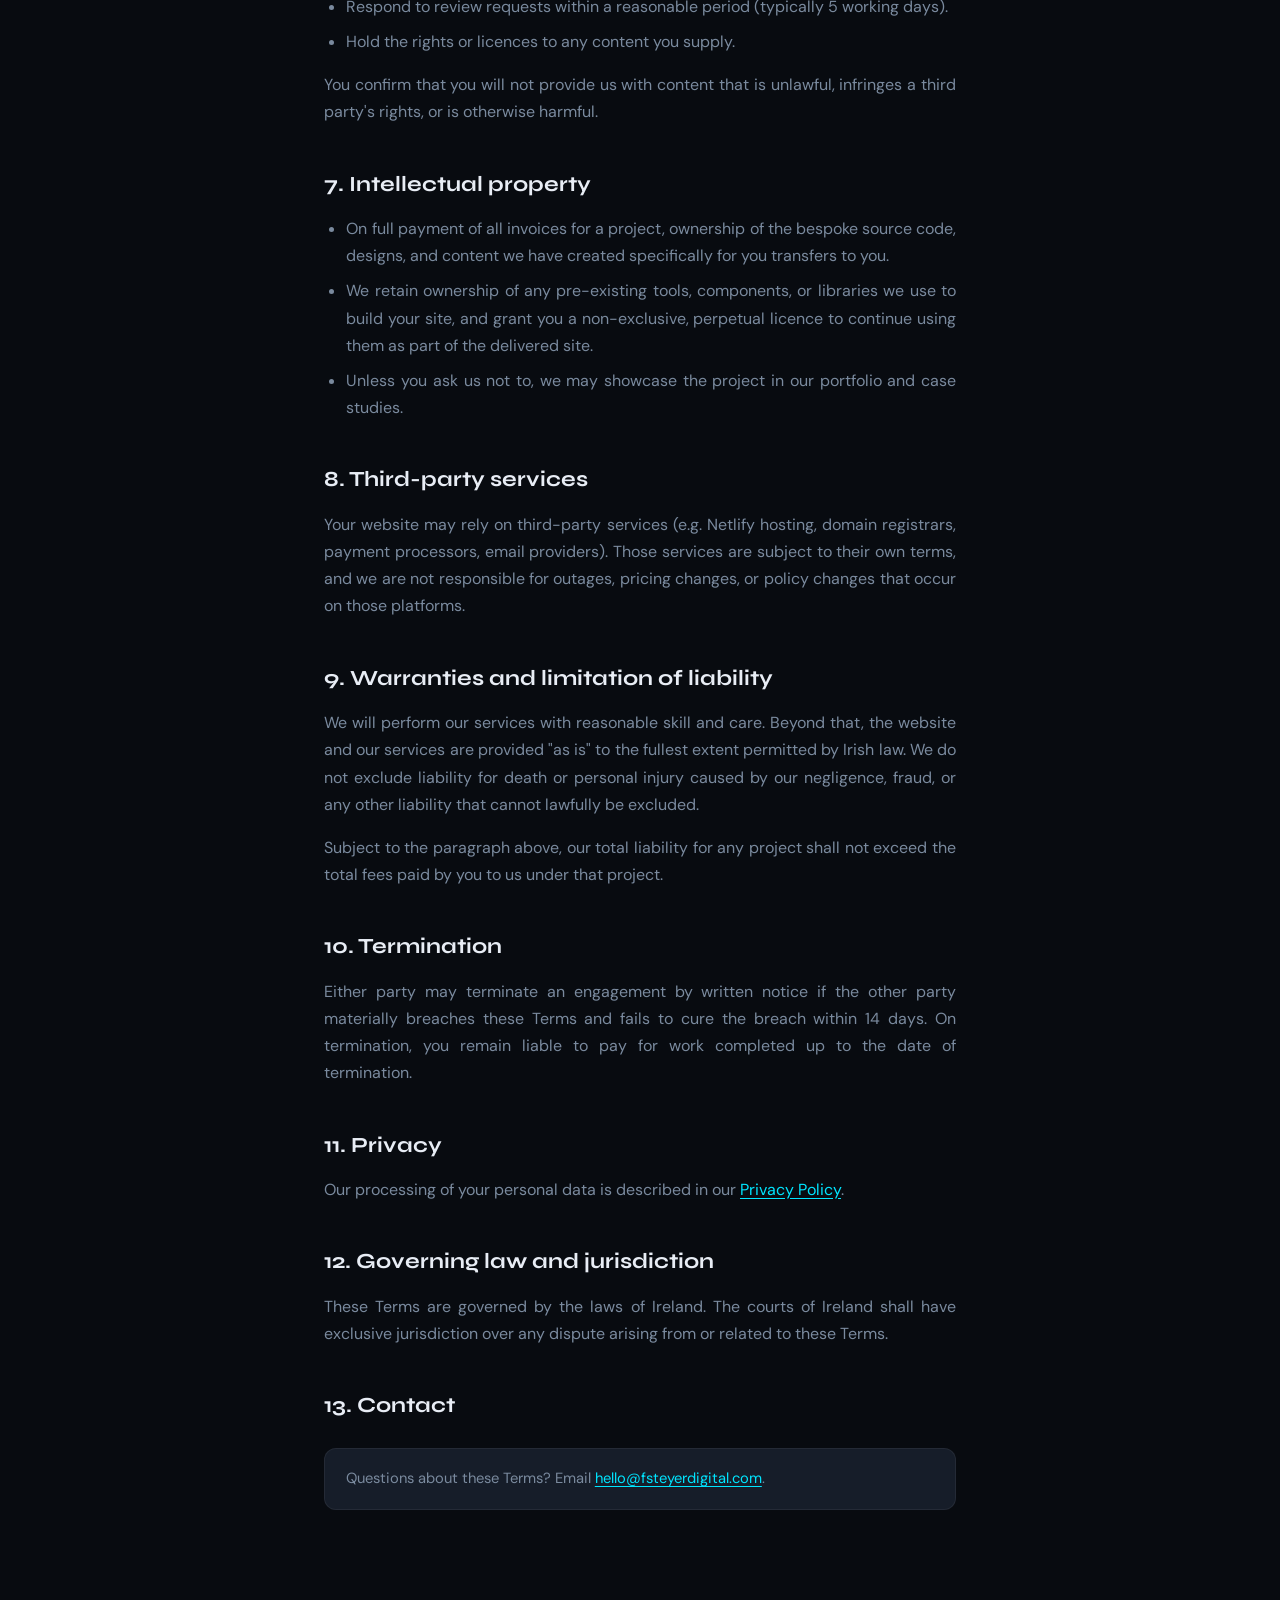
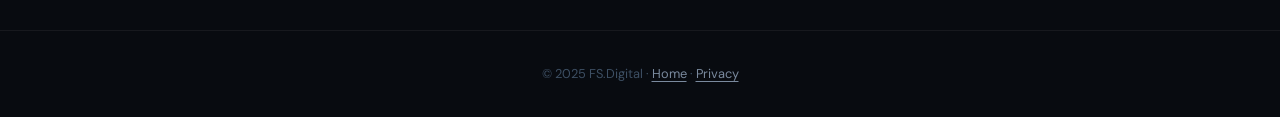
<file: terms.html>
<!DOCTYPE html>
<html lang="en">
<head>
  <meta charset="UTF-8"/>
  <meta name="viewport" content="width=device-width, initial-scale=1.0"/>
  <title>Terms &amp; Conditions — FS.Digital</title>
  <meta name="description" content="Terms and conditions governing use of the FS.Digital website and the engagement of FS.Digital for web design and development services."/>
  <meta name="robots" content="index,follow"/>
  <link rel="canonical" href="https://fsteyerdigital.com/terms.html"/>
  <link rel="icon" type="image/svg+xml" href="Print_Transparent.svg"/>
  <link rel="preconnect" href="https://fonts.googleapis.com"/>
  <link rel="preconnect" href="https://fonts.gstatic.com" crossorigin/>
  <link href="https://fonts.googleapis.com/css2?family=Syne:wght@600;700;800&family=DM+Sans:wght@300;400;500&family=JetBrains+Mono:wght@400&display=swap" rel="stylesheet"/>
  <link rel="stylesheet" href="legal.css"/>
</head>
<body>

<nav class="legal-nav" aria-label="Site">
  <a class="legal-brand" href="./">FS<span>.</span>Digital</a>
  <a class="legal-back" href="./">← Back to site</a>
</nav>

<main class="legal">
  <p class="legal-tag">// legal</p>
  <h1>Terms &amp; Conditions</h1>
  <p class="legal-updated">Last updated: 7 June 2026</p>

  <p>These Terms govern (a) your use of the website <a href="https://fsteyerdigital.com/">fsteyerdigital.com</a> and (b) any web design or development services you engage <strong>FS.Digital</strong> ("we", "us", "our") to provide. By using the website or engaging us, you agree to these Terms.</p>

  <h2>1. Who we are</h2>
  <p>FS.Digital is a web development practice based in Dublin, Ireland. We can be reached at <a href="mailto:hello@fsteyerdigital.com">hello@fsteyerdigital.com</a>.</p>

  <h2>2. Website use</h2>
  <ul>
    <li>The content on this website is provided for information only and does not constitute a binding offer.</li>
    <li>You may not use the website in any way that is unlawful, fraudulent, or harmful to us or to other users.</li>
    <li>The demo sites linked from this website depict <strong>fictional businesses</strong> created for illustrative purposes. Any resemblance to real businesses is coincidental.</li>
  </ul>

  <h2>3. Quotes and engagement</h2>
  <p>Any price shown on this website (e.g. "From €1,200") is an indicative starting price, not a binding quote. A binding quote is only created when we send you a written proposal and you accept it in writing (including by email).</p>

  <h2>4. Project scope and changes</h2>
  <p>Each engagement is governed by the written proposal we agree with you, which sets out scope, deliverables, timeline, and price. Work outside that scope is treated as a change request and may be subject to an additional fee, which we will quote in writing before starting it.</p>

  <h2>5. Payment terms</h2>
  <ul>
    <li>Unless otherwise agreed in the proposal, we invoice a <strong>50% deposit</strong> on acceptance and the remaining <strong>50% on launch</strong>.</li>
    <li>Invoices are payable within <strong>14 days</strong> of issue.</li>
    <li>Late payments may incur statutory interest under the Irish European Communities (Late Payment in Commercial Transactions) Regulations 2012.</li>
  </ul>

  <h2>6. Client responsibilities</h2>
  <p>To deliver on time, we rely on you to:</p>
  <ul>
    <li>Provide content (text, images, brand assets) on the agreed timeline.</li>
    <li>Respond to review requests within a reasonable period (typically 5 working days).</li>
    <li>Hold the rights or licences to any content you supply.</li>
  </ul>
  <p>You confirm that you will not provide us with content that is unlawful, infringes a third party's rights, or is otherwise harmful.</p>

  <h2>7. Intellectual property</h2>
  <ul>
    <li>On full payment of all invoices for a project, ownership of the bespoke source code, designs, and content we have created specifically for you transfers to you.</li>
    <li>We retain ownership of any pre-existing tools, components, or libraries we use to build your site, and grant you a non-exclusive, perpetual licence to continue using them as part of the delivered site.</li>
    <li>Unless you ask us not to, we may showcase the project in our portfolio and case studies.</li>
  </ul>

  <h2>8. Third-party services</h2>
  <p>Your website may rely on third-party services (e.g. Netlify hosting, domain registrars, payment processors, email providers). Those services are subject to their own terms, and we are not responsible for outages, pricing changes, or policy changes that occur on those platforms.</p>

  <h2>9. Warranties and limitation of liability</h2>
  <p>We will perform our services with reasonable skill and care. Beyond that, the website and our services are provided "as is" to the fullest extent permitted by Irish law. We do not exclude liability for death or personal injury caused by our negligence, fraud, or any other liability that cannot lawfully be excluded.</p>
  <p>Subject to the paragraph above, our total liability for any project shall not exceed the total fees paid by you to us under that project.</p>

  <h2>10. Termination</h2>
  <p>Either party may terminate an engagement by written notice if the other party materially breaches these Terms and fails to cure the breach within 14 days. On termination, you remain liable to pay for work completed up to the date of termination.</p>

  <h2>11. Privacy</h2>
  <p>Our processing of your personal data is described in our <a href="privacy.html">Privacy Policy</a>.</p>

  <h2>12. Governing law and jurisdiction</h2>
  <p>These Terms are governed by the laws of Ireland. The courts of Ireland shall have exclusive jurisdiction over any dispute arising from or related to these Terms.</p>

  <h2>13. Contact</h2>
  <div class="legal-callout">
    Questions about these Terms? Email <a href="mailto:hello@fsteyerdigital.com">hello@fsteyerdigital.com</a>.
  </div>
</main>

<footer class="legal-footer">
  <p>© 2025 FS.Digital · <a href="./">Home</a> · <a href="privacy.html">Privacy</a></p>
</footer>

</body>
</html>
</file>
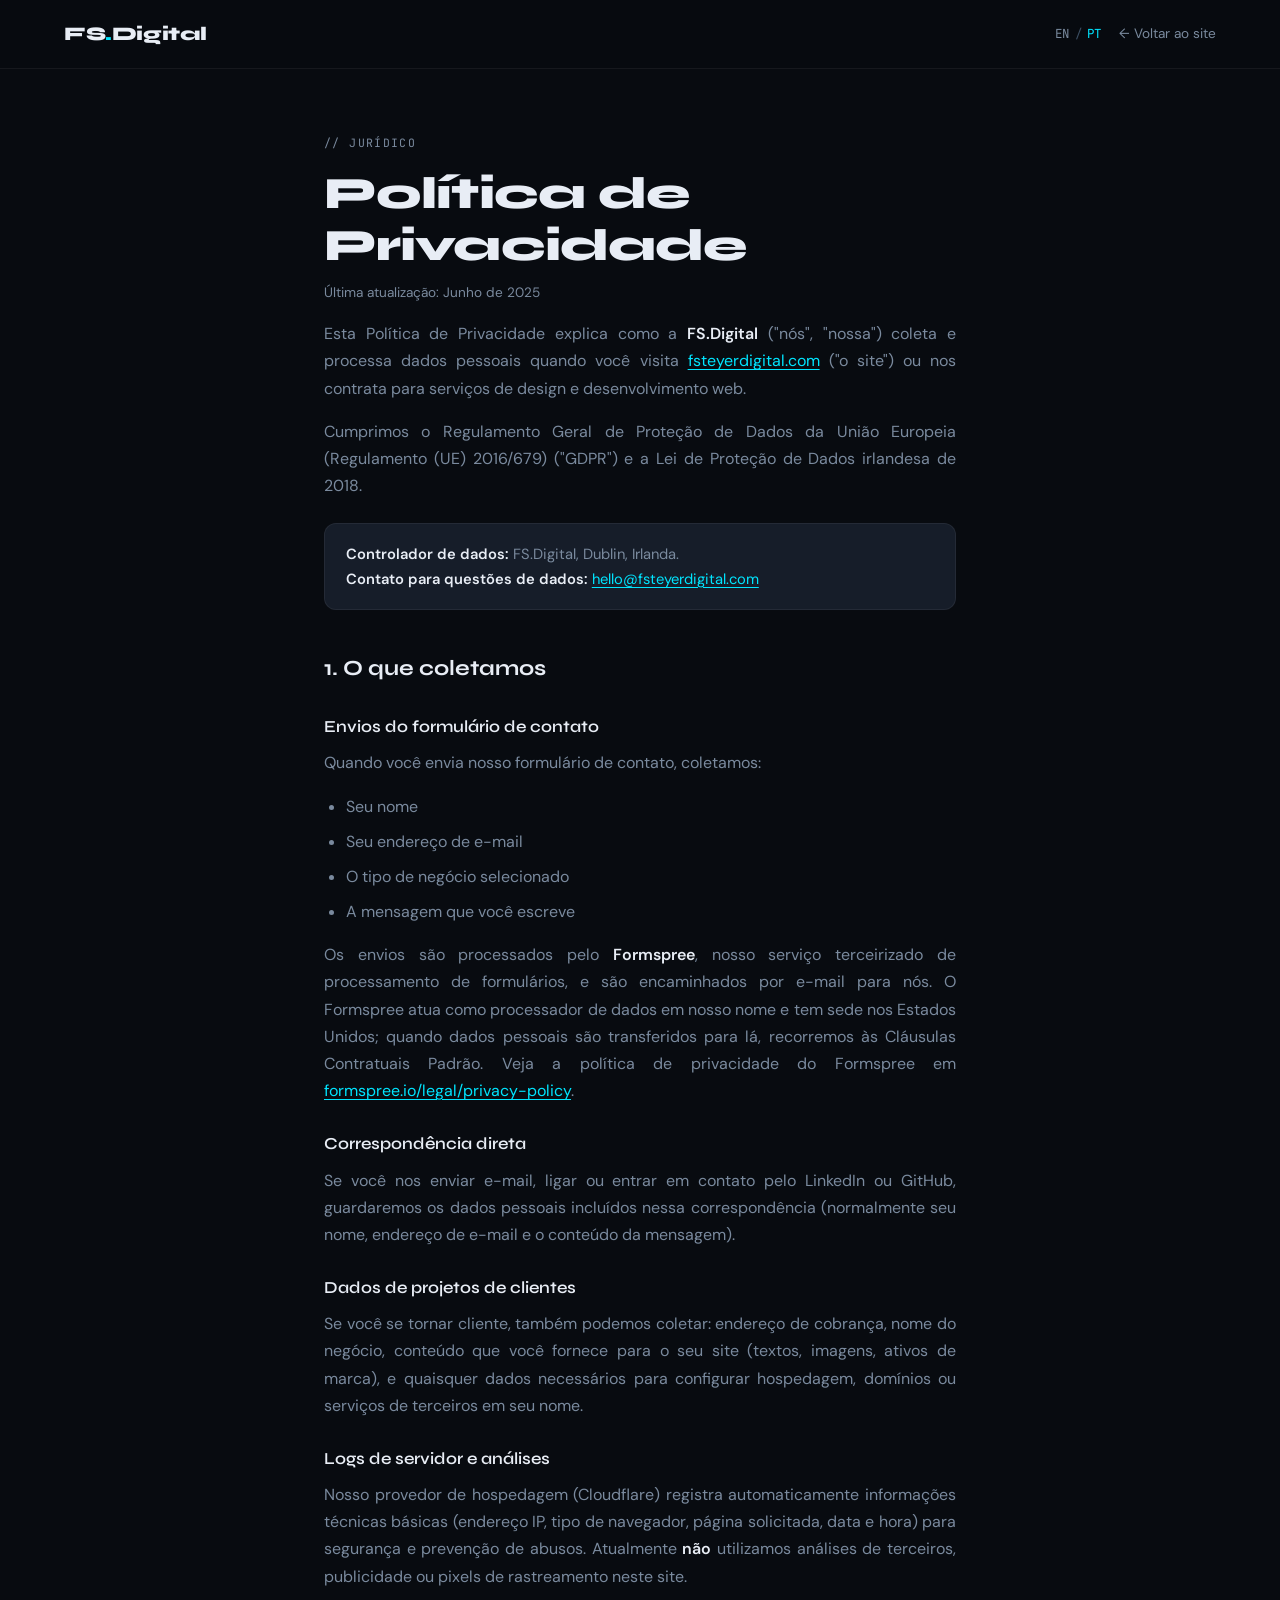
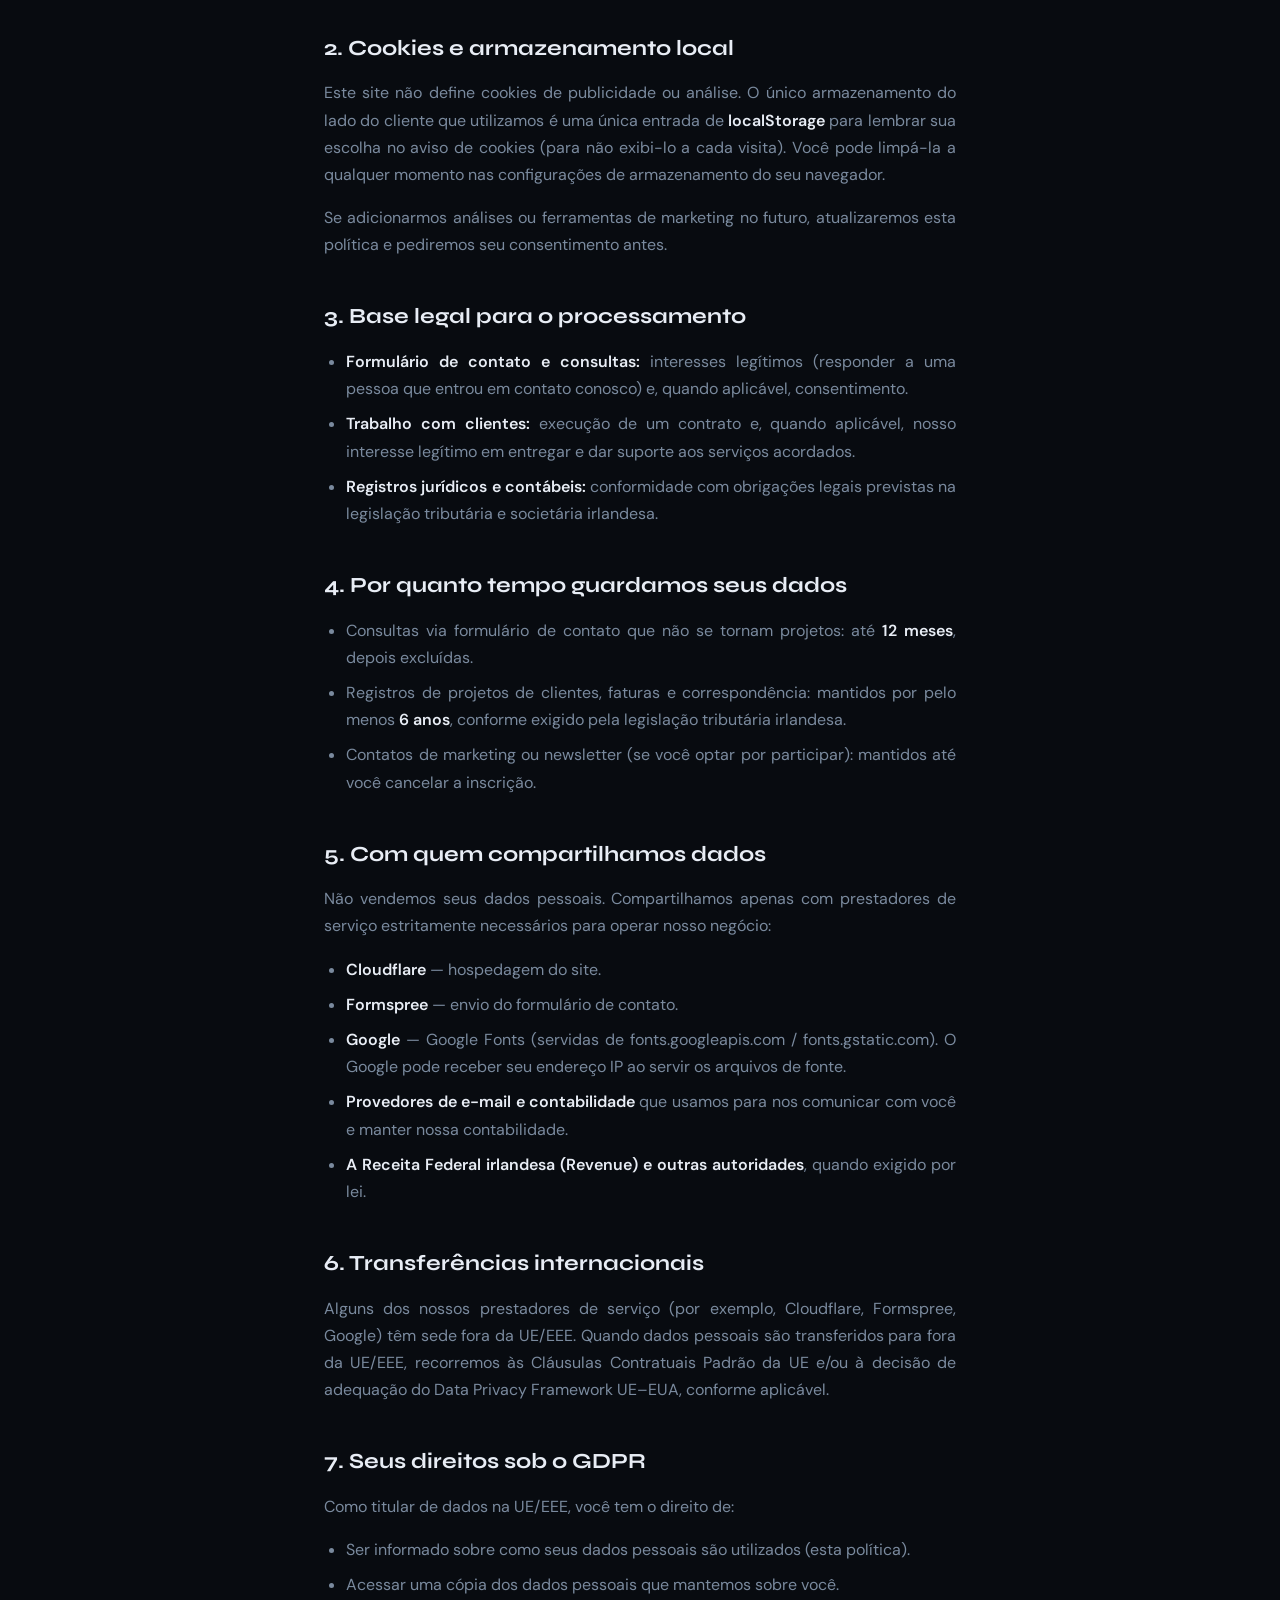
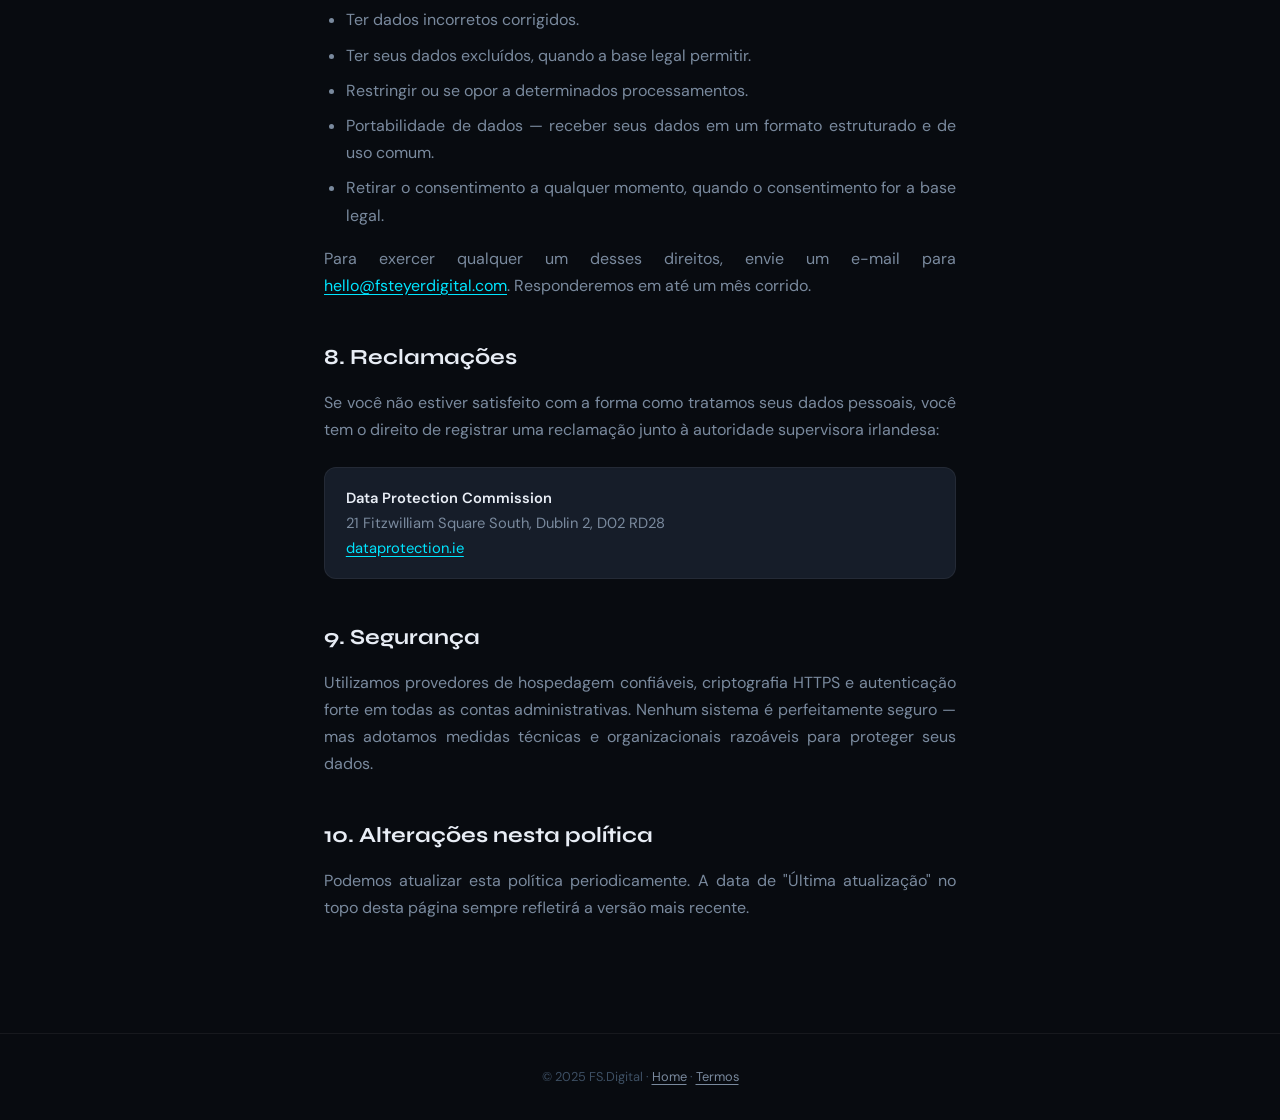
<file: pt/privacy.html>
<!DOCTYPE html>
<html lang="pt-BR">
<head>
  <meta charset="UTF-8"/>
  <meta name="viewport" content="width=device-width, initial-scale=1.0"/>
  <title>Política de Privacidade — FS.Digital</title>
  <meta name="description" content="Como a FS.Digital, uma agência de desenvolvimento web sediada em Dublin, coleta, usa e protege dados pessoais sob o GDPR da UE e a Lei de Proteção de Dados irlandesa de 2018."/>
  <meta name="robots" content="index,follow"/>
  <link rel="canonical" href="https://fsteyerdigital.com/pt/privacy.html"/>

  <!-- hreflang -->
  <link rel="alternate" hreflang="en" href="https://fsteyerdigital.com/privacy.html"/>
  <link rel="alternate" hreflang="pt-BR" href="https://fsteyerdigital.com/pt/privacy.html"/>

  <link rel="icon" type="image/svg+xml" href="../Print_Transparent.svg"/>
  <link rel="preconnect" href="https://fonts.googleapis.com"/>
  <link rel="preconnect" href="https://fonts.gstatic.com" crossorigin/>
  <link href="https://fonts.googleapis.com/css2?family=Syne:wght@600;700;800&family=DM+Sans:wght@300;400;500&family=JetBrains+Mono:wght@400&display=swap" rel="stylesheet"/>
  <link rel="stylesheet" href="../legal.css"/>
  <style>
    .legal-nav-right { display: flex; align-items: center; gap: 1.1rem; }
    .lang-switch { display: flex; align-items: center; gap: 0.35rem; font-family: 'JetBrains Mono', monospace; font-size: 0.78rem; }
    .lang-switch a { text-decoration: none; color: var(--text-muted); }
    .lang-switch a:hover, .lang-switch a[aria-current="page"] { color: var(--cyan); }
    .lang-switch .sep { color: var(--text-dim); }
  </style>
</head>
<body>

<nav class="legal-nav" aria-label="Site">
  <a class="legal-brand" href="/pt/">FS<span>.</span>Digital</a>
  <div class="legal-nav-right">
    <div class="lang-switch" aria-label="Idioma">
      <a href="/privacy.html" lang="en" hreflang="en">EN</a>
      <span class="sep" aria-hidden="true">/</span>
      <a href="/pt/privacy.html" lang="pt-BR" hreflang="pt-BR" aria-current="page">PT</a>
    </div>
    <a class="legal-back" href="/pt/">← Voltar ao site</a>
  </div>
</nav>

<main class="legal">
  <p class="legal-tag">// jurídico</p>
  <h1>Política de Privacidade</h1>
  <p class="legal-updated">Última atualização: Junho de 2025</p>

  <p>Esta Política de Privacidade explica como a <strong>FS.Digital</strong> ("nós", "nossa") coleta e processa dados pessoais quando você visita <a href="https://fsteyerdigital.com/">fsteyerdigital.com</a> ("o site") ou nos contrata para serviços de design e desenvolvimento web.</p>

  <p>Cumprimos o Regulamento Geral de Proteção de Dados da União Europeia (Regulamento (UE) 2016/679) ("GDPR") e a Lei de Proteção de Dados irlandesa de 2018.</p>

  <div class="legal-callout">
    <strong>Controlador de dados:</strong> FS.Digital, Dublin, Irlanda.<br/>
    <strong>Contato para questões de dados:</strong> <a href="mailto:hello@fsteyerdigital.com">hello@fsteyerdigital.com</a>
  </div>

  <h2>1. O que coletamos</h2>

  <h3>Envios do formulário de contato</h3>
  <p>Quando você envia nosso formulário de contato, coletamos:</p>
  <ul>
    <li>Seu nome</li>
    <li>Seu endereço de e-mail</li>
    <li>O tipo de negócio selecionado</li>
    <li>A mensagem que você escreve</li>
  </ul>
  <p>Os envios são processados pelo <strong>Formspree</strong>, nosso serviço terceirizado de processamento de formulários, e são encaminhados por e-mail para nós. O Formspree atua como processador de dados em nosso nome e tem sede nos Estados Unidos; quando dados pessoais são transferidos para lá, recorremos às Cláusulas Contratuais Padrão. Veja a política de privacidade do Formspree em <a href="https://formspree.io/legal/privacy-policy" target="_blank" rel="noreferrer noopener">formspree.io/legal/privacy-policy</a>.</p>

  <h3>Correspondência direta</h3>
  <p>Se você nos enviar e-mail, ligar ou entrar em contato pelo LinkedIn ou GitHub, guardaremos os dados pessoais incluídos nessa correspondência (normalmente seu nome, endereço de e-mail e o conteúdo da mensagem).</p>

  <h3>Dados de projetos de clientes</h3>
  <p>Se você se tornar cliente, também podemos coletar: endereço de cobrança, nome do negócio, conteúdo que você fornece para o seu site (textos, imagens, ativos de marca), e quaisquer dados necessários para configurar hospedagem, domínios ou serviços de terceiros em seu nome.</p>

  <h3>Logs de servidor e análises</h3>
  <p>Nosso provedor de hospedagem (Cloudflare) registra automaticamente informações técnicas básicas (endereço IP, tipo de navegador, página solicitada, data e hora) para segurança e prevenção de abusos. Atualmente <strong>não</strong> utilizamos análises de terceiros, publicidade ou pixels de rastreamento neste site.</p>

  <h2>2. Cookies e armazenamento local</h2>
  <p>Este site não define cookies de publicidade ou análise. O único armazenamento do lado do cliente que utilizamos é uma única entrada de <strong>localStorage</strong> para lembrar sua escolha no aviso de cookies (para não exibi-lo a cada visita). Você pode limpá-la a qualquer momento nas configurações de armazenamento do seu navegador.</p>
  <p>Se adicionarmos análises ou ferramentas de marketing no futuro, atualizaremos esta política e pediremos seu consentimento antes.</p>

  <h2>3. Base legal para o processamento</h2>
  <ul>
    <li><strong>Formulário de contato e consultas:</strong> interesses legítimos (responder a uma pessoa que entrou em contato conosco) e, quando aplicável, consentimento.</li>
    <li><strong>Trabalho com clientes:</strong> execução de um contrato e, quando aplicável, nosso interesse legítimo em entregar e dar suporte aos serviços acordados.</li>
    <li><strong>Registros jurídicos e contábeis:</strong> conformidade com obrigações legais previstas na legislação tributária e societária irlandesa.</li>
  </ul>

  <h2>4. Por quanto tempo guardamos seus dados</h2>
  <ul>
    <li>Consultas via formulário de contato que não se tornam projetos: até <strong>12 meses</strong>, depois excluídas.</li>
    <li>Registros de projetos de clientes, faturas e correspondência: mantidos por pelo menos <strong>6 anos</strong>, conforme exigido pela legislação tributária irlandesa.</li>
    <li>Contatos de marketing ou newsletter (se você optar por participar): mantidos até você cancelar a inscrição.</li>
  </ul>

  <h2>5. Com quem compartilhamos dados</h2>
  <p>Não vendemos seus dados pessoais. Compartilhamos apenas com prestadores de serviço estritamente necessários para operar nosso negócio:</p>
  <ul>
    <li><strong>Cloudflare</strong> — hospedagem do site.</li>
    <li><strong>Formspree</strong> — envio do formulário de contato.</li>
    <li><strong>Google</strong> — Google Fonts (servidas de fonts.googleapis.com / fonts.gstatic.com). O Google pode receber seu endereço IP ao servir os arquivos de fonte.</li>
    <li><strong>Provedores de e-mail e contabilidade</strong> que usamos para nos comunicar com você e manter nossa contabilidade.</li>
    <li><strong>A Receita Federal irlandesa (Revenue) e outras autoridades</strong>, quando exigido por lei.</li>
  </ul>

  <h2>6. Transferências internacionais</h2>
  <p>Alguns dos nossos prestadores de serviço (por exemplo, Cloudflare, Formspree, Google) têm sede fora da UE/EEE. Quando dados pessoais são transferidos para fora da UE/EEE, recorremos às Cláusulas Contratuais Padrão da UE e/ou à decisão de adequação do Data Privacy Framework UE–EUA, conforme aplicável.</p>

  <h2>7. Seus direitos sob o GDPR</h2>
  <p>Como titular de dados na UE/EEE, você tem o direito de:</p>
  <ul>
    <li>Ser informado sobre como seus dados pessoais são utilizados (esta política).</li>
    <li>Acessar uma cópia dos dados pessoais que mantemos sobre você.</li>
    <li>Ter dados incorretos corrigidos.</li>
    <li>Ter seus dados excluídos, quando a base legal permitir.</li>
    <li>Restringir ou se opor a determinados processamentos.</li>
    <li>Portabilidade de dados — receber seus dados em um formato estruturado e de uso comum.</li>
    <li>Retirar o consentimento a qualquer momento, quando o consentimento for a base legal.</li>
  </ul>
  <p>Para exercer qualquer um desses direitos, envie um e-mail para <a href="mailto:hello@fsteyerdigital.com">hello@fsteyerdigital.com</a>. Responderemos em até um mês corrido.</p>

  <h2>8. Reclamações</h2>
  <p>Se você não estiver satisfeito com a forma como tratamos seus dados pessoais, você tem o direito de registrar uma reclamação junto à autoridade supervisora irlandesa:</p>
  <div class="legal-callout">
    <strong>Data Protection Commission</strong><br/>
    21 Fitzwilliam Square South, Dublin 2, D02 RD28<br/>
    <a href="https://www.dataprotection.ie/" target="_blank" rel="noreferrer noopener">dataprotection.ie</a>
  </div>

  <h2>9. Segurança</h2>
  <p>Utilizamos provedores de hospedagem confiáveis, criptografia HTTPS e autenticação forte em todas as contas administrativas. Nenhum sistema é perfeitamente seguro — mas adotamos medidas técnicas e organizacionais razoáveis para proteger seus dados.</p>

  <h2>10. Alterações nesta política</h2>
  <p>Podemos atualizar esta política periodicamente. A data de "Última atualização" no topo desta página sempre refletirá a versão mais recente.</p>
</main>

<footer class="legal-footer">
  <p>© 2025 FS.Digital · <a href="/pt/">Home</a> · <a href="terms.html">Termos</a></p>
</footer>

<script>
  try {
    window.localStorage.setItem('fs_lang', 'pt');
  } catch (_) {
    // localStorage not available — preference just won't persist
  }
  document.querySelectorAll('.lang-switch a').forEach(function (link) {
    link.addEventListener('click', function () {
      var lang = link.getAttribute('lang') === 'pt-BR' ? 'pt' : 'en';
      try {
        window.localStorage.setItem('fs_lang', lang);
      } catch (_) {
        // ignore
      }
    });
  });
</script>

</body>
</html>
</file>
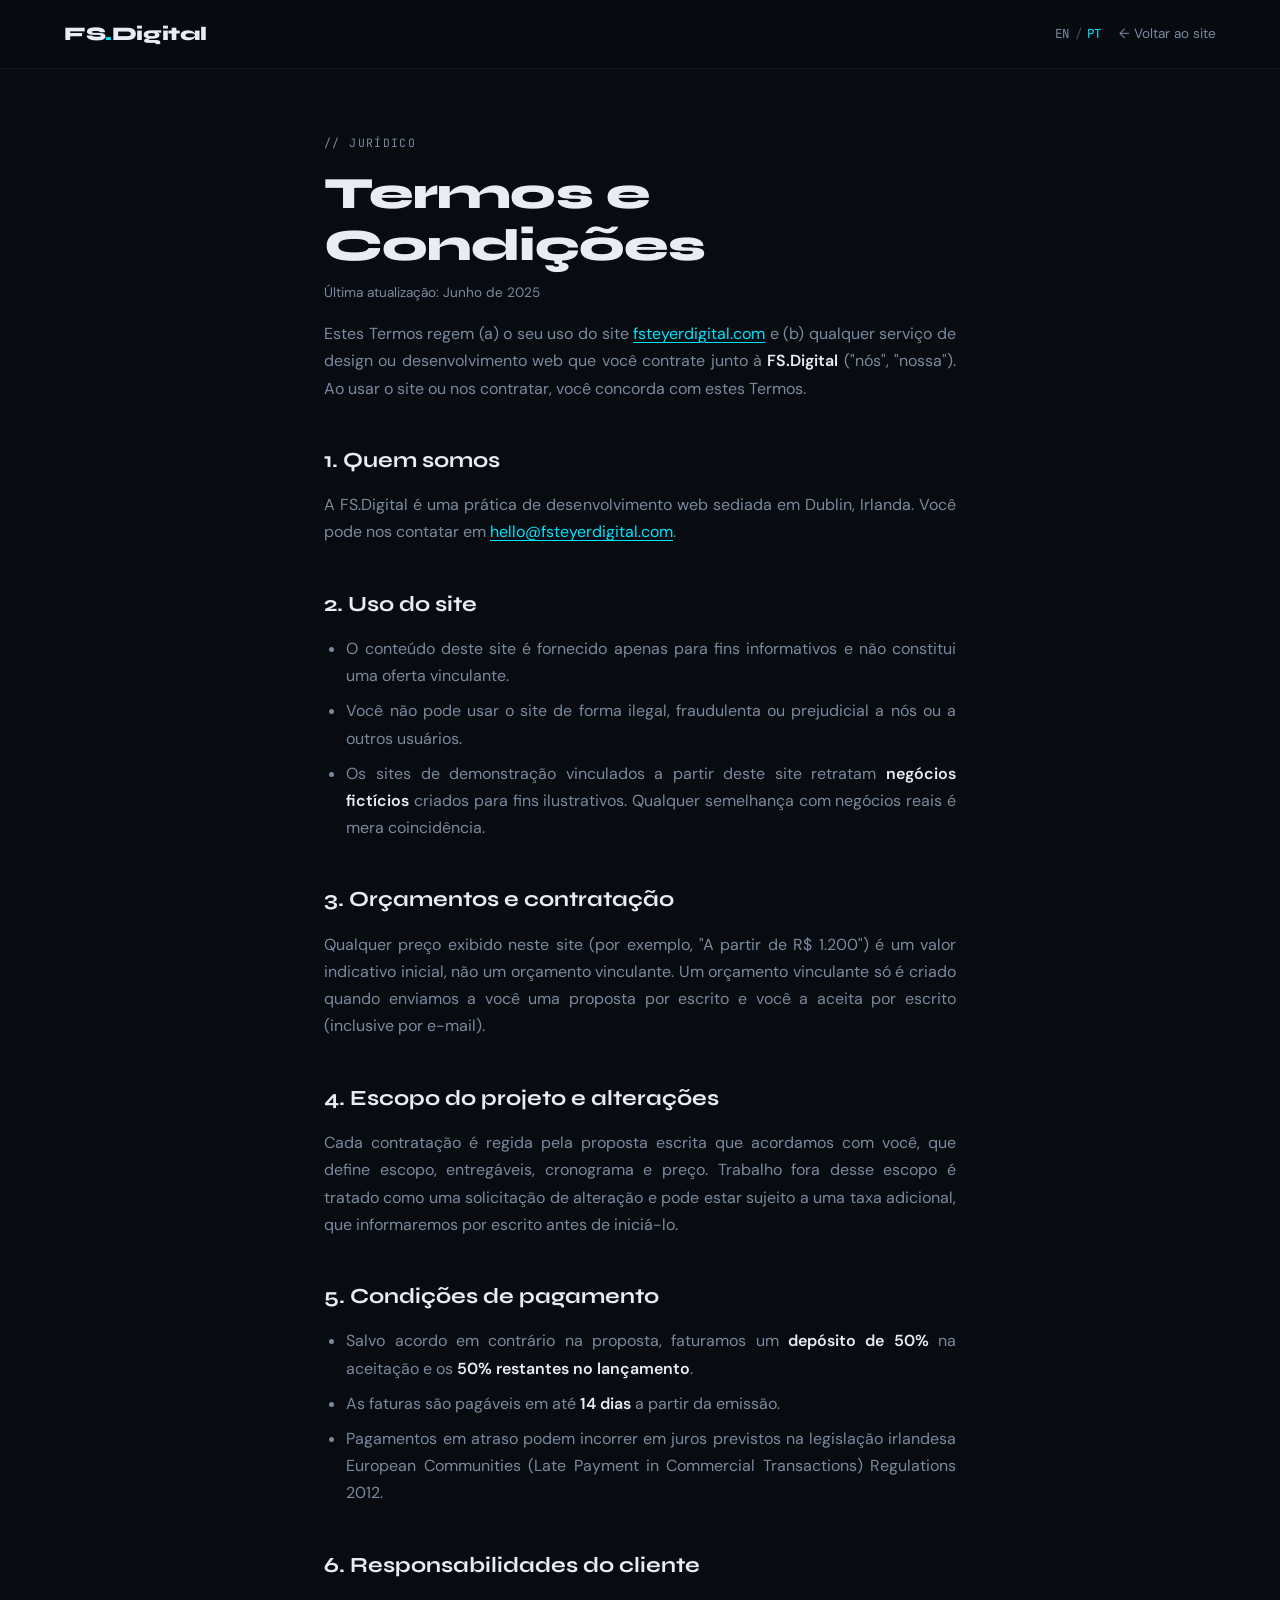
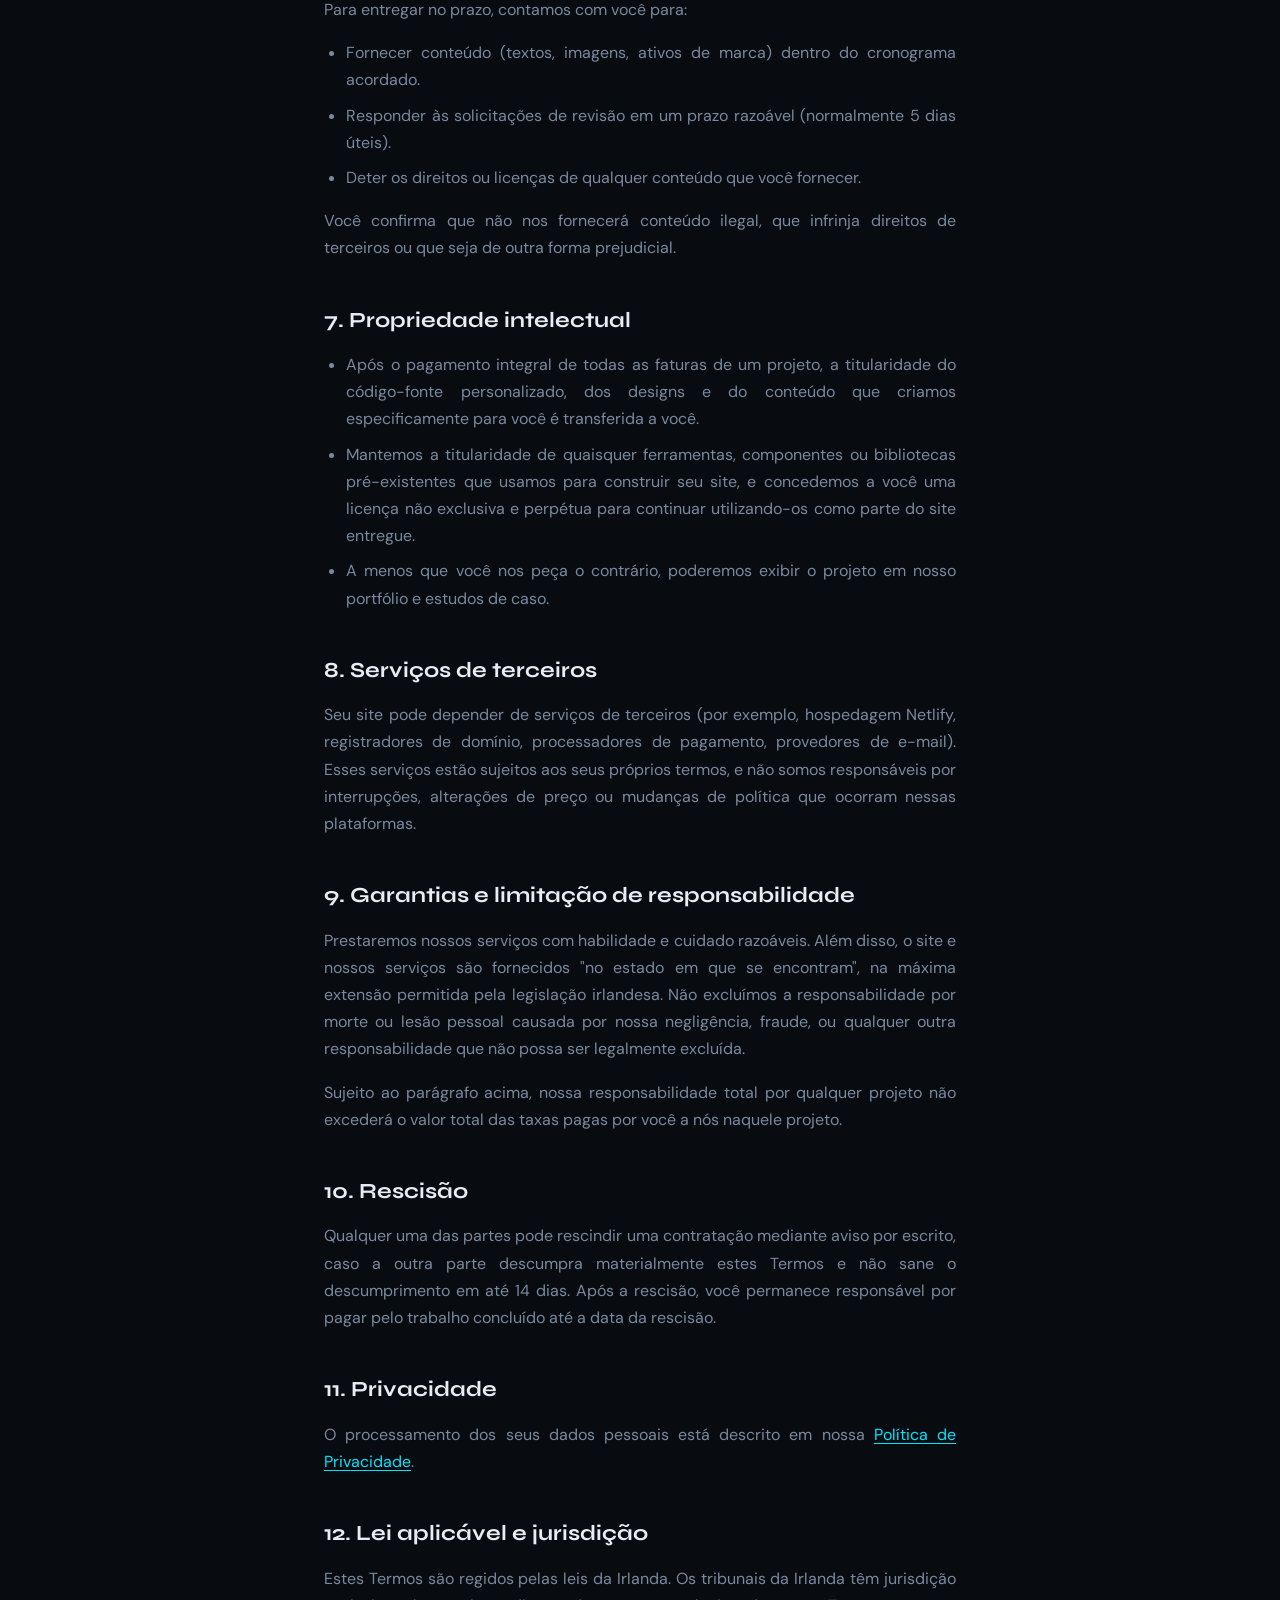
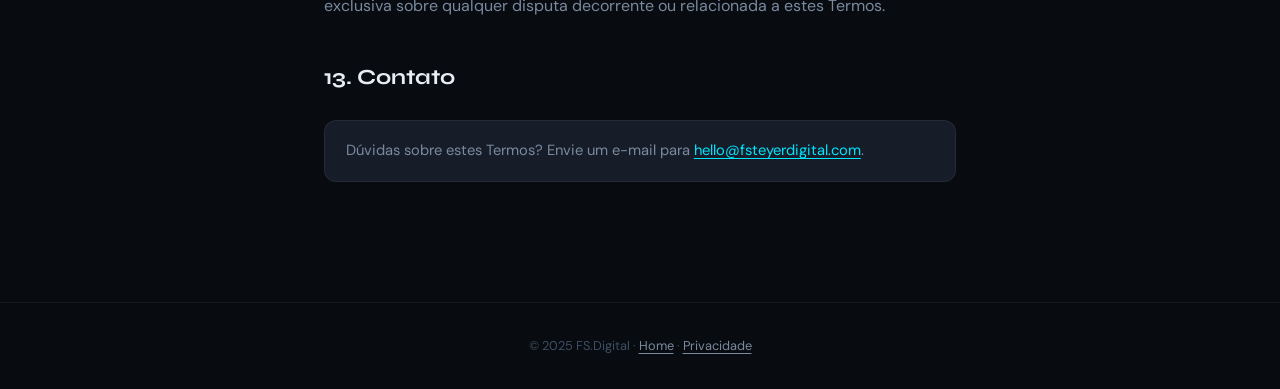
<file: pt/terms.html>
<!DOCTYPE html>
<html lang="pt-BR">
<head>
  <meta charset="UTF-8"/>
  <meta name="viewport" content="width=device-width, initial-scale=1.0"/>
  <title>Termos e Condições — FS.Digital</title>
  <meta name="description" content="Termos e condições que regem o uso do site da FS.Digital e a contratação da FS.Digital para serviços de design e desenvolvimento web."/>
  <meta name="robots" content="index,follow"/>
  <link rel="canonical" href="https://fsteyerdigital.com/pt/terms.html"/>

  <!-- hreflang -->
  <link rel="alternate" hreflang="en" href="https://fsteyerdigital.com/terms.html"/>
  <link rel="alternate" hreflang="pt-BR" href="https://fsteyerdigital.com/pt/terms.html"/>

  <link rel="icon" type="image/svg+xml" href="../Print_Transparent.svg"/>
  <link rel="preconnect" href="https://fonts.googleapis.com"/>
  <link rel="preconnect" href="https://fonts.gstatic.com" crossorigin/>
  <link href="https://fonts.googleapis.com/css2?family=Syne:wght@600;700;800&family=DM+Sans:wght@300;400;500&family=JetBrains+Mono:wght@400&display=swap" rel="stylesheet"/>
  <link rel="stylesheet" href="../legal.css"/>
  <style>
    .legal-nav-right { display: flex; align-items: center; gap: 1.1rem; }
    .lang-switch { display: flex; align-items: center; gap: 0.35rem; font-family: 'JetBrains Mono', monospace; font-size: 0.78rem; }
    .lang-switch a { text-decoration: none; color: var(--text-muted); }
    .lang-switch a:hover, .lang-switch a[aria-current="page"] { color: var(--cyan); }
    .lang-switch .sep { color: var(--text-dim); }
  </style>
</head>
<body>

<nav class="legal-nav" aria-label="Site">
  <a class="legal-brand" href="/pt/">FS<span>.</span>Digital</a>
  <div class="legal-nav-right">
    <div class="lang-switch" aria-label="Idioma">
      <a href="/terms.html" lang="en" hreflang="en">EN</a>
      <span class="sep" aria-hidden="true">/</span>
      <a href="/pt/terms.html" lang="pt-BR" hreflang="pt-BR" aria-current="page">PT</a>
    </div>
    <a class="legal-back" href="/pt/">← Voltar ao site</a>
  </div>
</nav>

<main class="legal">
  <p class="legal-tag">// jurídico</p>
  <h1>Termos e Condições</h1>
  <p class="legal-updated">Última atualização: Junho de 2025</p>

  <p>Estes Termos regem (a) o seu uso do site <a href="https://fsteyerdigital.com/">fsteyerdigital.com</a> e (b) qualquer serviço de design ou desenvolvimento web que você contrate junto à <strong>FS.Digital</strong> ("nós", "nossa"). Ao usar o site ou nos contratar, você concorda com estes Termos.</p>

  <h2>1. Quem somos</h2>
  <p>A FS.Digital é uma prática de desenvolvimento web sediada em Dublin, Irlanda. Você pode nos contatar em <a href="mailto:hello@fsteyerdigital.com">hello@fsteyerdigital.com</a>.</p>

  <h2>2. Uso do site</h2>
  <ul>
    <li>O conteúdo deste site é fornecido apenas para fins informativos e não constitui uma oferta vinculante.</li>
    <li>Você não pode usar o site de forma ilegal, fraudulenta ou prejudicial a nós ou a outros usuários.</li>
    <li>Os sites de demonstração vinculados a partir deste site retratam <strong>negócios fictícios</strong> criados para fins ilustrativos. Qualquer semelhança com negócios reais é mera coincidência.</li>
  </ul>

  <h2>3. Orçamentos e contratação</h2>
  <p>Qualquer preço exibido neste site (por exemplo, "A partir de R$ 1.200") é um valor indicativo inicial, não um orçamento vinculante. Um orçamento vinculante só é criado quando enviamos a você uma proposta por escrito e você a aceita por escrito (inclusive por e-mail).</p>

  <h2>4. Escopo do projeto e alterações</h2>
  <p>Cada contratação é regida pela proposta escrita que acordamos com você, que define escopo, entregáveis, cronograma e preço. Trabalho fora desse escopo é tratado como uma solicitação de alteração e pode estar sujeito a uma taxa adicional, que informaremos por escrito antes de iniciá-lo.</p>

  <h2>5. Condições de pagamento</h2>
  <ul>
    <li>Salvo acordo em contrário na proposta, faturamos um <strong>depósito de 50%</strong> na aceitação e os <strong>50% restantes no lançamento</strong>.</li>
    <li>As faturas são pagáveis em até <strong>14 dias</strong> a partir da emissão.</li>
    <li>Pagamentos em atraso podem incorrer em juros previstos na legislação irlandesa European Communities (Late Payment in Commercial Transactions) Regulations 2012.</li>
  </ul>

  <h2>6. Responsabilidades do cliente</h2>
  <p>Para entregar no prazo, contamos com você para:</p>
  <ul>
    <li>Fornecer conteúdo (textos, imagens, ativos de marca) dentro do cronograma acordado.</li>
    <li>Responder às solicitações de revisão em um prazo razoável (normalmente 5 dias úteis).</li>
    <li>Deter os direitos ou licenças de qualquer conteúdo que você fornecer.</li>
  </ul>
  <p>Você confirma que não nos fornecerá conteúdo ilegal, que infrinja direitos de terceiros ou que seja de outra forma prejudicial.</p>

  <h2>7. Propriedade intelectual</h2>
  <ul>
    <li>Após o pagamento integral de todas as faturas de um projeto, a titularidade do código-fonte personalizado, dos designs e do conteúdo que criamos especificamente para você é transferida a você.</li>
    <li>Mantemos a titularidade de quaisquer ferramentas, componentes ou bibliotecas pré-existentes que usamos para construir seu site, e concedemos a você uma licença não exclusiva e perpétua para continuar utilizando-os como parte do site entregue.</li>
    <li>A menos que você nos peça o contrário, poderemos exibir o projeto em nosso portfólio e estudos de caso.</li>
  </ul>

  <h2>8. Serviços de terceiros</h2>
  <p>Seu site pode depender de serviços de terceiros (por exemplo, hospedagem Netlify, registradores de domínio, processadores de pagamento, provedores de e-mail). Esses serviços estão sujeitos aos seus próprios termos, e não somos responsáveis por interrupções, alterações de preço ou mudanças de política que ocorram nessas plataformas.</p>

  <h2>9. Garantias e limitação de responsabilidade</h2>
  <p>Prestaremos nossos serviços com habilidade e cuidado razoáveis. Além disso, o site e nossos serviços são fornecidos "no estado em que se encontram", na máxima extensão permitida pela legislação irlandesa. Não excluímos a responsabilidade por morte ou lesão pessoal causada por nossa negligência, fraude, ou qualquer outra responsabilidade que não possa ser legalmente excluída.</p>
  <p>Sujeito ao parágrafo acima, nossa responsabilidade total por qualquer projeto não excederá o valor total das taxas pagas por você a nós naquele projeto.</p>

  <h2>10. Rescisão</h2>
  <p>Qualquer uma das partes pode rescindir uma contratação mediante aviso por escrito, caso a outra parte descumpra materialmente estes Termos e não sane o descumprimento em até 14 dias. Após a rescisão, você permanece responsável por pagar pelo trabalho concluído até a data da rescisão.</p>

  <h2>11. Privacidade</h2>
  <p>O processamento dos seus dados pessoais está descrito em nossa <a href="privacy.html">Política de Privacidade</a>.</p>

  <h2>12. Lei aplicável e jurisdição</h2>
  <p>Estes Termos são regidos pelas leis da Irlanda. Os tribunais da Irlanda têm jurisdição exclusiva sobre qualquer disputa decorrente ou relacionada a estes Termos.</p>

  <h2>13. Contato</h2>
  <div class="legal-callout">
    Dúvidas sobre estes Termos? Envie um e-mail para <a href="mailto:hello@fsteyerdigital.com">hello@fsteyerdigital.com</a>.
  </div>
</main>

<footer class="legal-footer">
  <p>© 2025 FS.Digital · <a href="/pt/">Home</a> · <a href="privacy.html">Privacidade</a></p>
</footer>

<script>
  try {
    window.localStorage.setItem('fs_lang', 'pt');
  } catch (_) {
    // localStorage not available — preference just won't persist
  }
  document.querySelectorAll('.lang-switch a').forEach(function (link) {
    link.addEventListener('click', function () {
      var lang = link.getAttribute('lang') === 'pt-BR' ? 'pt' : 'en';
      try {
        window.localStorage.setItem('fs_lang', lang);
      } catch (_) {
        // ignore
      }
    });
  });
</script>

</body>
</html>
</file>
<file: donis-digital.css>
:root {
  --bg: #080b10;
  --bg2: #0d1118;
  --bg3: #111720;
  --surface: #161d29;
  --surface2: #1c2535;
  --cyan: #00e5ff;
  --cyan-dim: #00b8cc;
  --purple: #7c3aed;
  --purple-light: #a855f7;
  --pink: #f472b6;
  --text: #e8edf5;
  --text-muted: #7a8a9e;
  --text-dim: #3d4f63;
  --border: rgba(255,255,255,0.06);
  --border-hover: rgba(0,229,255,0.2);
  --glow-cyan: 0 0 40px rgba(0,229,255,0.15);
  --glow-purple: 0 0 40px rgba(124,58,237,0.2);
  --radius: 12px;
  --radius-lg: 20px;
}

*, *::before, *::after { box-sizing: border-box; margin: 0; padding: 0; }

html { scroll-behavior: smooth; }

body {
  background: var(--bg);
  color: var(--text);
  font-family: 'DM Sans', sans-serif;
  font-size: 16px;
  line-height: 1.7;
  overflow-x: hidden;
}

body::before {
  content: '';
  position: fixed;
  inset: 0;
  background-image: url("data:image/svg+xml,%3Csvg viewBox='0 0 256 256' xmlns='http://www.w3.org/2000/svg'%3E%3Cfilter id='noise'%3E%3CfeTurbulence type='fractalNoise' baseFrequency='0.9' numOctaves='4' stitchTiles='stitch'/%3E%3C/filter%3E%3Crect width='100%25' height='100%25' filter='url(%23noise)' opacity='0.04'/%3E%3C/svg%3E");
  pointer-events: none;
  z-index: 0;
  opacity: 0.4;
}

body::after {
  content: '';
  position: fixed;
  inset: 0;
  background-image:
    linear-gradient(rgba(0,229,255,0.03) 1px, transparent 1px),
    linear-gradient(90deg, rgba(0,229,255,0.03) 1px, transparent 1px);
  background-size: 60px 60px;
  pointer-events: none;
  z-index: 0;
}

* { position: relative; z-index: 1; }

a { color: inherit; text-decoration: none; }

nav {
  position: fixed;
  top: 0; left: 0; right: 0;
  z-index: 100;
  padding: 0 5%;
  height: 70px;
  display: flex;
  align-items: center;
  justify-content: space-between;
  background: rgba(8,11,16,0.85);
  -webkit-backdrop-filter: blur(20px);
  backdrop-filter: blur(20px);
  border-bottom: 1px solid var(--border);
}

.nav-brand {
  display: inline-flex;
  align-items: center;
  gap: 0.4rem;
}

.brand-text {
  font-family: 'Syne', sans-serif;
  font-weight: 800;
  font-size: 1.35rem;
  letter-spacing: -0.02em;
  color: var(--text);
}
.brand-text span { color: var(--cyan); }

.nav-brand .brand-text {
  font-size: 1.55rem;
  letter-spacing: -0.03em;
}

.nav-links {
  display: flex;
  gap: 2rem;
  list-style: none;
}
.nav-links a {
  font-size: 0.85rem;
  font-weight: 500;
  color: var(--text-muted);
  letter-spacing: 0.05em;
  text-transform: uppercase;
  transition: color 0.2s;
}
.nav-links a:hover { color: var(--cyan); }
.nav-links a.active { color: var(--cyan); }

.nav-cta {
  background: transparent;
  border: 1px solid var(--cyan);
  color: var(--cyan);
  padding: 0.5rem 1.2rem;
  border-radius: 6px;
  font-family: 'DM Sans', sans-serif;
  font-size: 0.85rem;
  font-weight: 500;
  cursor: pointer;
  transition: all 0.2s;
  letter-spacing: 0.03em;
}
.nav-cta:hover {
  background: var(--cyan);
  color: var(--bg);
}

section { padding: 6rem 5%; }

.container { max-width: 1100px; margin: 0 auto; }

#hero {
  min-height: 100vh;
  display: flex;
  align-items: center;
  padding-top: 70px;
  overflow: hidden;
}

.hero-inner {
  max-width: 1100px;
  margin: 0 auto;
  width: 100%;
  display: grid;
  grid-template-columns: 1fr 1fr;
  gap: 4rem;
  align-items: center;
}

.hero-tag {
  display: inline-flex;
  align-items: center;
  gap: 0.5rem;
  background: rgba(0,229,255,0.06);
  border: 1px solid rgba(0,229,255,0.2);
  border-radius: 100px;
  padding: 0.3rem 1rem;
  font-family: 'JetBrains Mono', monospace;
  font-size: 0.72rem;
  color: var(--cyan);
  letter-spacing: 0.08em;
  margin-bottom: 1.5rem;
  animation: fadeUp 0.6s ease both;
}
.hero-tag::before {
  content: '';
  width: 6px; height: 6px;
  background: var(--cyan);
  border-radius: 50%;
  animation: pulse 2s ease infinite;
}

@keyframes pulse {
  0%,100% { opacity: 1; transform: scale(1); }
  50% { opacity: 0.5; transform: scale(0.8); }
}

h1 {
  font-family: 'Syne', sans-serif;
  font-weight: 800;
  font-size: clamp(2.4rem, 5vw, 3.8rem);
  line-height: 1.08;
  letter-spacing: -0.03em;
  color: var(--text);
  animation: fadeUp 0.6s 0.1s ease both;
}
h1 .accent { color: var(--cyan); }
h1 .accent2 {
  background: linear-gradient(90deg, var(--purple-light), var(--pink));
  -webkit-background-clip: text;
  -webkit-text-fill-color: transparent;
  background-clip: text;
}

.hero-sub {
  margin-top: 1.2rem;
  font-size: 1.05rem;
  color: var(--text-muted);
  max-width: 440px;
  line-height: 1.7;
  animation: fadeUp 0.6s 0.2s ease both;
}

.hero-ctas {
  display: flex;
  gap: 1rem;
  margin-top: 2rem;
  animation: fadeUp 0.6s 0.3s ease both;
}

.btn-primary {
  background: var(--cyan);
  color: var(--bg);
  border: none;
  padding: 0.8rem 1.8rem;
  border-radius: 8px;
  font-family: 'DM Sans', sans-serif;
  font-size: 0.95rem;
  font-weight: 600;
  cursor: pointer;
  transition: all 0.2s;
  box-shadow: 0 0 30px rgba(0,229,255,0.3);
}
.btn-primary:hover {
  transform: translateY(-2px);
  box-shadow: 0 0 50px rgba(0,229,255,0.4);
}

.btn-ghost {
  background: transparent;
  color: var(--text-muted);
  border: 1px solid var(--border);
  padding: 0.8rem 1.8rem;
  border-radius: 8px;
  font-family: 'DM Sans', sans-serif;
  font-size: 0.95rem;
  font-weight: 500;
  cursor: pointer;
  transition: all 0.2s;
}
.btn-ghost:hover {
  border-color: var(--border-hover);
  color: var(--text);
}

.hero-visual {
  animation: fadeUp 0.6s 0.2s ease both;
}

.code-window {
  background: var(--bg2);
  border: 1px solid var(--border);
  border-radius: var(--radius-lg);
  overflow: hidden;
  box-shadow: var(--glow-cyan), 0 40px 80px rgba(0,0,0,0.6);
}

.code-topbar {
  background: var(--surface);
  padding: 0.8rem 1rem;
  display: flex;
  align-items: center;
  gap: 0.5rem;
  border-bottom: 1px solid var(--border);
}
.dot { width: 10px; height: 10px; border-radius: 50%; }
.dot.red { background: #ff5f57; }
.dot.yellow { background: #ffbd2e; }
.dot.green { background: #28c840; }
.code-title {
  font-family: 'JetBrains Mono', monospace;
  font-size: 0.72rem;
  color: var(--text-dim);
  margin-left: 0.5rem;
}

.code-body {
  padding: 1.5rem;
  font-family: 'JetBrains Mono', monospace;
  font-size: 0.78rem;
  line-height: 1.8;
}

.code-line { display: flex; gap: 1rem; }
.ln { color: var(--text-dim); min-width: 1.5rem; text-align: right; -webkit-user-select: none; user-select: none; }
.kw { color: var(--purple-light); }
.fn { color: var(--cyan); }
.str { color: #a6e22e; }
.cm { color: var(--text-dim); font-style: italic; }
.num { color: var(--pink); }

.typing-cursor {
  display: inline-block;
  width: 2px;
  height: 1em;
  background: var(--cyan);
  vertical-align: middle;
  animation: blink 1s step-end infinite;
  margin-left: 2px;
}
@keyframes blink { 0%,100%{opacity:1} 50%{opacity:0} }

.stats-row {
  display: grid;
  grid-template-columns: repeat(3, 1fr);
  gap: 1px;
  background: var(--border);
  border: 1px solid var(--border);
  border-radius: var(--radius);
  overflow: hidden;
  margin-top: 2.5rem;
  animation: fadeUp 0.6s 0.4s ease both;
}
.stat {
  background: var(--bg2);
  padding: 1.2rem 1.5rem;
  text-align: center;
}
.stat-num {
  font-family: 'Syne', sans-serif;
  font-weight: 800;
  font-size: 1.8rem;
  color: var(--cyan);
}
.stat-label {
  font-size: 0.78rem;
  color: var(--text-muted);
  letter-spacing: 0.04em;
}

.section-tag {
  font-family: 'JetBrains Mono', monospace;
  font-size: 0.72rem;
  color: var(--cyan);
  letter-spacing: 0.12em;
  text-transform: uppercase;
  margin-bottom: 0.8rem;
}

h2 {
  font-family: 'Syne', sans-serif;
  font-weight: 700;
  font-size: clamp(1.8rem, 3.5vw, 2.6rem);
  line-height: 1.15;
  letter-spacing: -0.02em;
  color: var(--text);
}

.section-sub {
  font-size: 1rem;
  color: var(--text-muted);
  max-width: 520px;
  margin-top: 0.8rem;
}

.section-note {
  opacity: 0.55;
  font-size: 0.85em;
}

#services { background: var(--bg2); }

.services-grid {
  display: grid;
  grid-template-columns: repeat(auto-fit, minmax(240px, 1fr));
  gap: 1.5rem;
  margin-top: 3rem;
}

.service-card {
  background: var(--surface);
  border: 1px solid var(--border);
  border-radius: var(--radius-lg);
  padding: 2rem;
  transition: all 0.3s;
  cursor: default;
}
.service-card:hover {
  border-color: var(--border-hover);
  transform: translateY(-4px);
  box-shadow: var(--glow-cyan);
}

.service-icon {
  width: 48px;
  height: 48px;
  border-radius: 12px;
  display: flex;
  align-items: center;
  justify-content: center;
  font-size: 1.4rem;
  margin-bottom: 1.2rem;
}
.service-icon.bg-orange { background: rgba(251,146,60,0.1); }
.service-icon.bg-indigo { background: rgba(99,102,241,0.1); }
.service-icon.bg-green { background: rgba(34,197,94,0.1); }
.service-icon.bg-pink { background: rgba(244,114,182,0.1); }
.service-icon.bg-cyan { background: rgba(0,229,255,0.1); }
.service-icon.bg-yellow { background: rgba(250,204,21,0.1); }

.service-card h3 {
  font-family: 'Syne', sans-serif;
  font-weight: 700;
  font-size: 1.05rem;
  color: var(--text);
  margin-bottom: 0.6rem;
}

.service-card p {
  font-size: 0.88rem;
  color: var(--text-muted);
  line-height: 1.65;
}

.service-price {
  margin-top: 1.2rem;
  font-family: 'JetBrains Mono', monospace;
  font-size: 0.8rem;
  color: var(--cyan);
}

.hosting-plans {
  margin-top: 4rem;
}

.hosting-plans-title {
  font-family: 'Syne', sans-serif;
  font-weight: 700;
  font-size: clamp(1.4rem, 2.8vw, 2rem);
  line-height: 1.2;
  letter-spacing: -0.02em;
  color: var(--text);
}

#packages { background: var(--bg); }

.packages-grid {
  display: grid;
  grid-template-columns: repeat(3, 1fr);
  gap: 1.5rem;
  margin-top: 3rem;
}

.package-card {
  background: var(--surface);
  border: 1px solid var(--border);
  border-radius: var(--radius-lg);
  padding: 2rem;
  transition: all 0.3s;
}

.package-card:hover {
  border-color: var(--border-hover);
  transform: translateY(-4px);
  box-shadow: var(--glow-purple);
}

.package-card.featured {
  border-color: rgba(0,229,255,0.25);
  box-shadow: var(--glow-cyan);
}

.package-head {
  display: flex;
  align-items: baseline;
  justify-content: space-between;
  gap: 1rem;
  margin-bottom: 1rem;
}

.package-tag {
  font-family: 'JetBrains Mono', monospace;
  font-size: 0.68rem;
  color: var(--text-dim);
  letter-spacing: 0.1em;
  text-transform: uppercase;
}

.package-price {
  font-family: 'JetBrains Mono', monospace;
  font-size: 0.85rem;
  color: var(--cyan);
}

.package-card h3 {
  font-family: 'Syne', sans-serif;
  font-weight: 700;
  font-size: 1.1rem;
  color: var(--text);
  margin-bottom: 0.5rem;
}

.package-card p {
  font-size: 0.9rem;
  color: var(--text-muted);
  line-height: 1.65;
}

.package-list {
  list-style: none;
  margin-top: 1.25rem;
  display: flex;
  flex-direction: column;
  gap: 0.55rem;
}

.package-list li {
  font-size: 0.86rem;
  color: var(--text-muted);
  display: flex;
  gap: 0.6rem;
  align-items: baseline;
}

.package-list li::before {
  content: '✓';
  color: var(--cyan);
  font-weight: 700;
}

.package-cta {
  margin-top: 1.6rem;
  background: transparent;
  border: 1px solid var(--cyan);
  color: var(--cyan);
  padding: 0.75rem 1.1rem;
  border-radius: 10px;
  font-family: 'DM Sans', sans-serif;
  font-size: 0.9rem;
  font-weight: 600;
  cursor: pointer;
  transition: all 0.2s;
}

.package-cta:hover {
  background: var(--cyan);
  color: var(--bg);
}

.packages-note {
  margin-top: 2rem;
  padding: 1.2rem 1.4rem;
  border: 1px solid var(--border);
  border-radius: var(--radius-lg);
  background: rgba(255,255,255,0.02);
}

.packages-note-title {
  font-family: 'Syne', sans-serif;
  font-weight: 700;
  color: var(--text);
  font-size: 1rem;
  margin-bottom: 0.25rem;
}

.packages-note-text {
  color: var(--text-muted);
  font-size: 0.9rem;
}

.steps {
  display: grid;
  grid-template-columns: repeat(3, 1fr);
  gap: 2rem;
  margin-top: 3rem;
}

.step {
  display: flex;
  flex-direction: column;
  gap: 1rem;
}

.step-num {
  font-family: 'Syne', sans-serif;
  font-weight: 800;
  font-size: 3rem;
  color: var(--text-dim);
  line-height: 1;
}

.step h3 {
  font-family: 'Syne', sans-serif;
  font-weight: 700;
  font-size: 1.05rem;
  color: var(--text);
}

.step p {
  font-size: 0.9rem;
  color: var(--text-muted);
  line-height: 1.65;
}

.step-line {
  width: 40px;
  height: 2px;
  background: linear-gradient(90deg, var(--cyan), var(--purple-light));
  border-radius: 2px;
}

#demos { background: var(--bg2); }

.demos-grid {
  display: grid;
  grid-template-columns: repeat(auto-fit, minmax(300px, 1fr));
  gap: 1.5rem;
  margin-top: 3rem;
}

.demo-card {
  background: var(--surface);
  border: 1px solid var(--border);
  border-radius: var(--radius-lg);
  overflow: hidden;
  transition: all 0.3s;
}
.demo-card:hover {
  border-color: var(--border-hover);
  transform: translateY(-4px);
  box-shadow: var(--glow-purple);
}

.demo-preview {
  height: 200px;
  overflow: hidden;
  position: relative;
  background: var(--bg2);
}

.demo-preview img {
  display: block;
  width: 100%;
  height: 100%;
  object-fit: cover;
  object-position: top;
  transition: transform 0.4s ease;
}

.demo-card:hover .demo-preview img {
  transform: scale(1.04);
}

.demo-info { padding: 1.5rem; }

.demo-tag {
  font-family: 'JetBrains Mono', monospace;
  font-size: 0.68rem;
  color: var(--text-dim);
  letter-spacing: 0.08em;
  text-transform: uppercase;
  margin-bottom: 0.5rem;
}

.demo-info h3 {
  font-family: 'Syne', sans-serif;
  font-weight: 700;
  font-size: 1rem;
  color: var(--text);
  margin-bottom: 0.4rem;
}

.demo-info p {
  font-size: 0.85rem;
  color: var(--text-muted);
  line-height: 1.6;
}

.demo-link {
  display: inline-flex;
  align-items: center;
  gap: 0.4rem;
  margin-top: 1rem;
  font-size: 0.82rem;
  color: var(--cyan);
  font-weight: 500;
  transition: gap 0.2s;
}
.demo-link:hover { gap: 0.7rem; }

.demo-actions {
  display: flex;
  align-items: center;
  justify-content: space-between;
  gap: 1rem;
  margin-top: 1rem;
}

.demo-actions .demo-link { margin-top: 0; }

.demo-cta {
  background: transparent;
  border: 1px solid rgba(255,255,255,0.12);
  color: var(--text-muted);
  padding: 0.55rem 0.9rem;
  border-radius: 10px;
  font-family: 'DM Sans', sans-serif;
  font-size: 0.82rem;
  font-weight: 600;
  cursor: pointer;
  transition: all 0.2s;
  white-space: nowrap;
}

.demo-cta:hover {
  border-color: var(--cyan);
  color: var(--text);
}

.about-grid {
  display: grid;
  grid-template-columns: 1fr 1fr;
  gap: 5rem;
  align-items: center;
  margin-top: 3rem;
}

.about-text p {
  color: var(--text-muted);
  line-height: 1.8;
  margin-bottom: 1rem;
  text-align: justify;
  text-align-last: left;
}

.about-text p strong {
  color: var(--text);
  font-weight: 500;
}
.about-lead { margin-top: 1.2rem; }

.about-pills {
  margin-top: 1.5rem;
  display: flex;
  gap: 1rem;
  flex-wrap: wrap;
}

.about-pill {
  font-family: 'JetBrains Mono', monospace;
  font-size: 0.75rem;
  color: var(--text-dim);
  background: var(--surface);
  border: 1px solid var(--border);
  padding: 0.3rem 0.8rem;
  border-radius: 6px;
}

.about-visual {
  background: var(--surface);
  border: 1px solid var(--border);
  border-radius: var(--radius-lg);
  padding: 2rem;
}

.about-logo {
  width: min(320px, 100%);
  height: 190px;
  object-fit: contain;
  margin: 0 auto 3rem;
  display: block;
  filter: drop-shadow(0 22px 55px rgba(0,0,0,0.55));
  transform: scale(1.50);
  transform-origin: center top;
  margin-top: -5rem;
}
.about-tech-tag {
  font-size: 0.78rem;
  color: var(--text-dim);
  letter-spacing: 0.08em;
  text-transform: uppercase;
  font-family: 'JetBrains Mono', monospace;
  margin-bottom: 1.5rem;
}

.skill-row {
  margin-bottom: 1.2rem;
}
.skill-label {
  display: flex;
  justify-content: space-between;
  font-size: 0.82rem;
  color: var(--text-muted);
  margin-bottom: 0.4rem;
}
.skill-label span:last-child {
  font-family: 'JetBrains Mono', monospace;
  color: var(--cyan);
}
.skill-bar {
  height: 4px;
  background: var(--surface2);
  border-radius: 2px;
  overflow: hidden;
}
.skill-fill {
  height: 100%;
  border-radius: 2px;
  background: linear-gradient(90deg, var(--purple), var(--cyan));
  animation: growBar 1.2s ease both;
}
.skill-fill.w-95 { width: 95%; }
.skill-fill.w-90 { width: 90%; }
.skill-fill.w-88 { width: 88%; }
.skill-fill.w-85 { width: 85%; }
.skill-fill.w-82 { width: 82%; }

.about-divider {
  margin-top: 1.5rem;
  padding-top: 1.5rem;
  border-top: 1px solid var(--border);
}
.about-divider-text {
  font-size: 0.82rem;
  color: var(--text-muted);
}

@keyframes growBar {
  from { width: 0 !important; }
}

#contact { background: var(--bg2); }

.contact-grid {
  display: grid;
  grid-template-columns: 1fr 1fr;
  gap: 4rem;
  margin-top: 3rem;
}

.contact-info h3 {
  font-family: 'Syne', sans-serif;
  font-weight: 700;
  font-size: 1.1rem;
  color: var(--text);
  margin-bottom: 1rem;
}

.contact-info p {
  font-size: 0.9rem;
  color: var(--text-muted);
  line-height: 1.7;
  margin-bottom: 1.5rem;
}

.contact-tip {
  margin-top: 1.5rem;
  padding: 1.2rem;
  background: var(--surface);
  border: 1px solid var(--border);
  border-radius: var(--radius);
}
.contact-tip-text {
  font-size: 0.82rem;
  color: var(--text-muted);
  line-height: 1.6;
}
.contact-tip-text strong {
  color: var(--text);
  font-weight: 500;
}

.contact-link {
  display: flex;
  align-items: center;
  gap: 0.8rem;
  padding: 0.8rem 1rem;
  background: var(--surface);
  border: 1px solid var(--border);
  border-radius: var(--radius);
  margin-bottom: 0.8rem;
  font-size: 0.88rem;
  color: var(--text-muted);
  transition: all 0.2s;
  cursor: pointer;
}
.contact-link:hover {
  border-color: var(--border-hover);
  color: var(--text);
}
.contact-link .icon {
  font-size: 1rem;
  width: 28px;
  text-align: center;
}

.contact-form {
  display: flex;
  flex-direction: column;
  gap: 1rem;
}

.form-row {
  display: grid;
  grid-template-columns: 1fr 1fr;
  gap: 1rem;
}

.form-group {
  display: flex;
  flex-direction: column;
  gap: 0.4rem;
}

.form-group label {
  font-size: 0.78rem;
  color: var(--text-muted);
  letter-spacing: 0.05em;
  text-transform: uppercase;
  font-weight: 500;
}

.form-group input,
.form-group select,
.form-group textarea {
  background: var(--surface);
  border: 1px solid var(--border);
  border-radius: var(--radius);
  padding: 0.75rem 1rem;
  color: var(--text);
  font-family: 'DM Sans', sans-serif;
  font-size: 0.9rem;
  outline: none;
  transition: border-color 0.2s;
  resize: none;
}

.form-group input:focus,
.form-group select:focus,
.form-group textarea:focus {
  border-color: var(--cyan);
  box-shadow: 0 0 0 3px rgba(0,229,255,0.08);
}

.form-group select option { background: var(--surface); }

.form-submit {
  background: var(--cyan);
  color: var(--bg);
  border: none;
  padding: 0.9rem 2rem;
  border-radius: 8px;
  font-family: 'DM Sans', sans-serif;
  font-size: 0.95rem;
  font-weight: 600;
  cursor: pointer;
  transition: all 0.2s;
  box-shadow: 0 0 30px rgba(0,229,255,0.25);
  align-self: flex-start;
}
.form-submit:hover {
  transform: translateY(-2px);
  box-shadow: 0 0 50px rgba(0,229,255,0.4);
}

footer {
  padding: 4.5rem 6%;
  border-top: 1px solid var(--border);
  display: flex;
  align-items: center;
  justify-content: space-between;
  flex-wrap: wrap;
  gap: 1rem;
}

.footer-brand {
  display: inline-flex;
  align-items: center;
  gap: 0.5rem;
}

.footer-logo {
  height: 46px;
  width: auto;
  display: block;
  filter: drop-shadow(0 14px 35px rgba(0,0,0,0.55));
  transform: scale(3.2);
  transform-origin: left center;
}

footer p {
  font-size: 0.8rem;
  color: var(--text-dim);
}

.footer-links {
  display: flex;
  gap: 1.5rem;
  list-style: none;
}
.footer-links a {
  font-size: 0.8rem;
  color: var(--text-dim);
  transition: color 0.2s;
}
.footer-links a:hover { color: var(--cyan); }

@keyframes fadeUp {
  from { opacity: 0; transform: translateY(24px); }
  to   { opacity: 1; transform: translateY(0); }
}

.reveal {
  opacity: 0;
  transform: translateY(30px);
  transition: opacity 0.6s ease, transform 0.6s ease;
}
.reveal.visible {
  opacity: 1;
  transform: translateY(0);
}

/* ── ACCESSIBILITY: visible focus ── */
a:focus-visible,
button:focus-visible,
input:focus-visible,
select:focus-visible,
textarea:focus-visible {
  outline: 2px solid var(--cyan);
  outline-offset: 2px;
}

/* Honeypot field (hidden from real users, visible to bots) */
.hp-field {
  position: absolute;
  left: -10000px;
  top: auto;
  width: 1px;
  height: 1px;
  overflow: hidden;
}

/* Contact form status (success / error) — appears below submit button */
.form-status {
  font-size: 0.9rem;
  line-height: 1.5;
  margin-top: 0.8rem;
  min-height: 0;
  color: var(--text-muted);
  padding: 0;
  border-radius: var(--radius);
  border: 1px solid transparent;
  background: transparent;
  transition: background 0.2s ease, border-color 0.2s ease, padding 0.2s ease;
}
.form-status:empty {
  display: none;
}
.form-status[data-kind="success"] {
  color: #00e5ff;
  background: rgba(0, 229, 255, 0.08);
  border-color: rgba(0, 229, 255, 0.35);
  padding: 0.75rem 1rem;
  font-weight: 500;
}
.form-status[data-kind="error"] {
  color: #ef4444;
  background: rgba(239, 68, 68, 0.08);
  border-color: rgba(239, 68, 68, 0.35);
  padding: 0.75rem 1rem;
  font-weight: 500;
}

/* ── COOKIE CONSENT BANNER ── */
.cookie-banner {
  position: fixed;
  left: 1rem;
  right: 1rem;
  bottom: 1rem;
  z-index: 200;
  background: var(--bg2);
  border: 1px solid var(--border);
  border-radius: var(--radius-lg);
  box-shadow: 0 30px 80px rgba(0,0,0,0.6), var(--glow-cyan);
  opacity: 0;
  transform: translateY(12px);
  transition: opacity 0.25s ease, transform 0.25s ease;
}
.cookie-banner.visible {
  opacity: 1;
  transform: translateY(0);
}
.cookie-banner-inner {
  max-width: 1100px;
  margin: 0 auto;
  padding: 1rem 1.4rem;
  display: flex;
  align-items: center;
  gap: 1.5rem;
  flex-wrap: wrap;
}
.cookie-banner-text {
  flex: 1 1 320px;
  font-size: 0.86rem;
  color: var(--text-muted);
  line-height: 1.55;
}
.cookie-banner-text a {
  color: var(--cyan);
  text-decoration: underline;
  text-underline-offset: 3px;
}
.cookie-banner-actions {
  display: flex;
  gap: 0.6rem;
  flex-wrap: wrap;
}
.cookie-btn {
  font-family: 'DM Sans', sans-serif;
  font-size: 0.85rem;
  font-weight: 600;
  padding: 0.55rem 1.1rem;
  border-radius: 8px;
  cursor: pointer;
  transition: all 0.2s;
  border: 1px solid var(--border);
  background: transparent;
  color: var(--text-muted);
}
.cookie-btn-decline:hover {
  border-color: var(--border-hover);
  color: var(--text);
}
.cookie-btn-accept {
  background: var(--cyan);
  border-color: var(--cyan);
  color: var(--bg);
}
.cookie-btn-accept:hover {
  transform: translateY(-1px);
  box-shadow: 0 0 30px rgba(0,229,255,0.4);
}

/* ── LANGUAGE SWITCHER (EN / PT) ── */
.lang-switch {
  display: inline-flex;
  align-items: center;
  gap: 0.3rem;
  font-family: 'JetBrains Mono', monospace;
  font-size: 0.72rem;
  letter-spacing: 0.08em;
  margin-right: 1rem;
}
.lang-switch a {
  color: var(--text-muted);
  text-decoration: none;
  padding: 0.25rem 0.45rem;
  border-radius: 4px;
  transition: color 0.2s, background 0.2s;
}
.lang-switch a:hover { color: var(--cyan); }
.lang-switch a[aria-current="page"] {
  color: var(--cyan);
  background: rgba(0,229,255,0.08);
}
.lang-switch .sep {
  color: var(--text-dim);
  -webkit-user-select: none;
  user-select: none;
}

/* ── WHATSAPP FLOATING BUTTON (PT page) ── */
.whatsapp-float {
  position: fixed;
  right: 1.4rem;
  bottom: 1.4rem;
  z-index: 150;
  width: 58px;
  height: 58px;
  border-radius: 50%;
  background: #25d366;
  display: inline-flex;
  align-items: center;
  justify-content: center;
  text-decoration: none;
  font-size: 1.9rem;
  box-shadow: 0 12px 32px rgba(0,0,0,0.45), 0 0 28px rgba(37,211,102,0.32);
  transition: transform 0.2s ease, box-shadow 0.2s ease;
}
.whatsapp-float:hover {
  transform: translateY(-2px) scale(1.04);
  box-shadow: 0 18px 42px rgba(0,0,0,0.55), 0 0 44px rgba(37,211,102,0.5);
}
.whatsapp-float:focus-visible {
  outline: 2px solid #fff;
  outline-offset: 3px;
}

@media (max-width: 768px) {
  .hero-inner { grid-template-columns: 1fr; }
  .hero-visual { display: none; }
  .packages-grid { grid-template-columns: 1fr; }
  .steps { grid-template-columns: 1fr; }
  .about-grid { grid-template-columns: 1fr; }
  .contact-grid { grid-template-columns: 1fr; }
  .form-row { grid-template-columns: 1fr; }
  .nav-links { display: none; }
  .nav-brand .brand-text { font-size: 1.35rem; }
  .about-logo { height: 140px; transform: scale(1.18); }
  .footer-logo { transform: scale(2.6); }
  footer { flex-direction: column; text-align: center; }
  .cookie-banner-inner { padding: 1rem; }
  .cookie-banner-actions { width: 100%; }
  .cookie-btn { flex: 1; }
  .lang-switch { margin-right: 0.5rem; font-size: 0.68rem; }
  .whatsapp-float { right: 1rem; bottom: 1rem; width: 52px; height: 52px; font-size: 1.7rem; }
}

@media (prefers-reduced-motion: reduce) {
  *, *::before, *::after {
    animation-duration: 0.01ms !important;
    animation-iteration-count: 1 !important;
    transition-duration: 0.01ms !important;
    scroll-behavior: auto !important;
  }
}
</file>
<file: demos/accountancy/style.css>
/* ── ROOT VARIABLES ── */
:root {
  --dark: #0a0f0a;
  --dark2: #0f1610;
  --dark3: #141f15;
  --surface: #1a2a1b;
  --surface2: #1f3020;
  --green: #16a34a;
  --green-light: #4ade80;
  --green-dim: #166534;
  --green-muted: #86efac;
  --white: #ffffff;
  --off-white: #f8faf8;
  --cream: #f0f4f0;
  --text: #0f1a10;
  --text-muted: #4a5c4a;
  --text-light: #7a8c7a;
  --border: rgba(22,163,74,0.1);
  --border-mid: rgba(22,163,74,0.2);
  --border-strong: rgba(22,163,74,0.35);
  --shadow: 0 4px 24px rgba(10,15,10,0.08);
  --shadow-lg: 0 20px 60px rgba(10,15,10,0.14);
  --radius: 10px;
  --radius-lg: 16px;

  /* Service accent colours */
  --green-acc: #16a34a;
  --blue-acc: #1d4ed8;
  --amber-acc: #d97706;
  --purple-acc: #7c3aed;
  --teal-acc: #0891b2;
  --red-acc: #dc2626;
}

/* ── RESET ── */
*, *::before, *::after { box-sizing: border-box; margin: 0; padding: 0; }
html { scroll-behavior: smooth; }
body {
  background: var(--off-white);
  color: var(--text);
  font-family: 'Inter', sans-serif;
  font-size: 16px;
  line-height: 1.7;
  overflow-x: hidden;
}
a { color: inherit; text-decoration: none; }

/* ── NAV ── */
#navbar {
  position: fixed;
  top: 0; left: 0; right: 0;
  z-index: 100;
  background: rgba(255,255,255,0.92);
  -webkit-backdrop-filter: blur(20px);
  backdrop-filter: blur(20px);
  border-bottom: 1px solid var(--border);
  transition: box-shadow 0.3s;
}
#navbar.scrolled {
  box-shadow: var(--shadow-lg);
}
.nav-inner {
  max-width: 1200px;
  margin: 0 auto;
  padding: 0 5%;
  height: 68px;
  display: flex;
  align-items: center;
  justify-content: space-between;
  gap: 2rem;
}
.nav-logo {
  display: flex;
  align-items: center;
  gap: 0.8rem;
}
.logo-mark {
  background: var(--dark);
  color: var(--green-light);
  font-family: 'DM Mono', monospace;
  font-size: 0.85rem;
  font-weight: 500;
  padding: 0.4rem 0.6rem;
  border-radius: 6px;
  letter-spacing: 0.02em;
}
.logo-text-wrap { display: flex; flex-direction: column; line-height: 1.2; }
.logo-name {
  font-family: 'Fraunces', serif;
  font-size: 1rem;
  font-weight: 600;
  color: var(--text);
  letter-spacing: -0.01em;
}
.logo-sub {
  font-size: 0.62rem;
  font-weight: 500;
  color: var(--text-light);
  letter-spacing: 0.1em;
  text-transform: uppercase;
}
.nav-links {
  display: flex;
  gap: 2rem;
  list-style: none;
}
.nav-links a {
  font-size: 0.85rem;
  font-weight: 500;
  color: var(--text-muted);
  transition: color 0.2s;
}
.nav-links a:hover { color: var(--text); }
.nav-portal {
  background: var(--dark);
  color: var(--green-light);
  padding: 0.5rem 1.1rem;
  border-radius: 6px;
  font-size: 0.82rem;
  font-weight: 600;
  font-family: 'DM Mono', monospace;
  letter-spacing: 0.02em;
  transition: all 0.2s;
}
.nav-portal:hover {
  background: var(--surface);
  transform: translateY(-1px);
}
.nav-burger {
  display: none;
  background: none;
  border: none;
  color: var(--text);
  font-size: 1.5rem;
  cursor: pointer;
}

/* ── MOBILE MENU ── */
.mobile-menu {
  display: none;
  position: fixed;
  top: 68px; left: 0; right: 0;
  background: white;
  z-index: 99;
  border-bottom: 1px solid var(--border-mid);
  box-shadow: var(--shadow-lg);
}
.mobile-menu.open { display: block; }
.mobile-menu ul { list-style: none; }
.mobile-menu a {
  display: block;
  padding: 0.9rem 5%;
  color: var(--text-muted);
  font-size: 0.9rem;
  font-weight: 500;
  border-bottom: 1px solid var(--border);
  transition: color 0.2s;
}
.mobile-menu a:hover, .mobile-menu .portal-link { color: var(--green); }
.mobile-menu .portal-link { font-family: 'DM Mono', monospace; font-size: 0.85rem; }

/* ── HERO ── */
#hero {
  min-height: 100vh;
  padding-top: 68px;
  background: var(--dark);
  display: grid;
  grid-template-columns: 1fr 1fr;
  align-items: center;
  gap: 4rem;
  padding-left: 7%;
  padding-right: 7%;
  overflow: hidden;
  position: relative;
}
#hero::before {
  content: '';
  position: absolute;
  inset: 0;
  background:
    radial-gradient(ellipse at 0% 50%, rgba(22,163,74,0.08) 0%, transparent 60%),
    radial-gradient(ellipse at 100% 20%, rgba(74,222,128,0.04) 0%, transparent 50%);
  pointer-events: none;
}
/* Subtle grid */
#hero::after {
  content: '';
  position: absolute;
  inset: 0;
  background-image:
    linear-gradient(rgba(22,163,74,0.04) 1px, transparent 1px),
    linear-gradient(90deg, rgba(22,163,74,0.04) 1px, transparent 1px);
  background-size: 48px 48px;
  pointer-events: none;
}
.hero-content { position: relative; z-index: 1; }
.hero-badge {
  display: inline-flex;
  align-items: center;
  gap: 0.5rem;
  background: rgba(22,163,74,0.1);
  border: 1px solid rgba(22,163,74,0.25);
  border-radius: 100px;
  padding: 0.3rem 1rem;
  font-family: 'DM Mono', monospace;
  font-size: 0.72rem;
  color: var(--green-muted);
  letter-spacing: 0.06em;
  margin-bottom: 1.8rem;
  animation: fadeUp 0.7s ease both;
}
.badge-dot {
  width: 6px; height: 6px;
  background: var(--green-light);
  border-radius: 50%;
  animation: pulse 2s ease infinite;
}
@keyframes pulse {
  0%,100% { opacity:1; transform:scale(1); }
  50% { opacity:0.4; transform:scale(0.7); }
}
#hero h1 {
  font-family: 'Fraunces', serif;
  font-weight: 300;
  font-size: clamp(2.4rem, 4.5vw, 3.8rem);
  line-height: 1.12;
  letter-spacing: -0.02em;
  color: white;
  animation: fadeUp 0.7s 0.1s ease both;
}
#hero h1 em {
  font-style: italic;
  color: var(--green-light);
}
.hero-desc {
  margin-top: 1.4rem;
  font-size: 0.95rem;
  color: rgba(255,255,255,0.5);
  max-width: 440px;
  line-height: 1.75;
  animation: fadeUp 0.7s 0.2s ease both;
}
.hero-ctas {
  display: flex;
  gap: 1rem;
  margin-top: 2.2rem;
  animation: fadeUp 0.7s 0.3s ease both;
}
.btn-primary {
  background: var(--green);
  color: white;
  padding: 0.8rem 1.8rem;
  border-radius: 8px;
  font-size: 0.88rem;
  font-weight: 600;
  transition: all 0.2s;
  box-shadow: 0 4px 20px rgba(22,163,74,0.35);
}
.btn-primary:hover {
  background: #15803d;
  transform: translateY(-2px);
  box-shadow: 0 8px 30px rgba(22,163,74,0.45);
}
.btn-ghost {
  background: transparent;
  color: rgba(255,255,255,0.55);
  border: 1px solid rgba(255,255,255,0.12);
  padding: 0.8rem 1.8rem;
  border-radius: 8px;
  font-size: 0.88rem;
  font-weight: 500;
  transition: all 0.2s;
}
.btn-ghost:hover {
  border-color: rgba(74,222,128,0.3);
  color: var(--green-muted);
}
.hero-trust {
  display: flex;
  align-items: center;
  gap: 0;
  margin-top: 3rem;
  animation: fadeUp 0.7s 0.4s ease both;
}
.trust-item {
  display: flex;
  flex-direction: column;
  padding-right: 2rem;
}
.trust-num {
  font-family: 'Fraunces', serif;
  font-size: 1.6rem;
  font-weight: 600;
  color: var(--green-light);
  line-height: 1;
}
.trust-label {
  font-size: 0.72rem;
  color: rgba(255,255,255,0.35);
  margin-top: 0.2rem;
  font-weight: 500;
}
.trust-divider {
  width: 1px;
  height: 36px;
  background: rgba(255,255,255,0.08);
  margin-right: 2rem;
}

/* ── HERO VISUAL ── */
.hero-visual {
  position: relative;
  z-index: 1;
  display: flex;
  flex-direction: column;
  gap: 1rem;
  animation: fadeUp 0.7s 0.25s ease both;
}
.hero-card {
  background: rgba(255,255,255,0.04);
  border: 1px solid rgba(255,255,255,0.08);
  border-radius: var(--radius-lg);
  padding: 1.2rem 1.5rem;
  -webkit-backdrop-filter: blur(10px);
  backdrop-filter: blur(10px);
  transition: border-color 0.2s;
}
.hero-card:hover { border-color: rgba(74,222,128,0.2); }
.hc-label {
  font-size: 0.72rem;
  font-weight: 500;
  color: rgba(255,255,255,0.35);
  letter-spacing: 0.08em;
  text-transform: uppercase;
  margin-bottom: 0.5rem;
}
.hc-value {
  font-family: 'Fraunces', serif;
  font-size: 1.8rem;
  font-weight: 600;
  color: var(--green-light);
  line-height: 1;
  margin-bottom: 0.8rem;
}
.hc-bar {
  height: 4px;
  background: rgba(255,255,255,0.08);
  border-radius: 2px;
  overflow: hidden;
  margin-bottom: 0.5rem;
}
.hc-fill {
  height: 100%;
  background: linear-gradient(90deg, var(--green-dim), var(--green-light));
  border-radius: 2px;
  animation: growBar 1.5s ease both;
}
.hc-fill.w-78 { width: 78%; }
@keyframes growBar { from { width: 0 !important; } }
.hc-sub { font-size: 0.75rem; color: var(--green-muted); font-weight: 500; }
.hc-status {
  display: flex;
  align-items: center;
  gap: 0.5rem;
  margin-bottom: 0.8rem;
  font-size: 0.85rem;
  color: rgba(255,255,255,0.7);
}
.status-dot {
  width: 8px; height: 8px;
  border-radius: 50%;
}
.status-dot.green { background: var(--green-light); box-shadow: 0 0 8px rgba(74,222,128,0.6); }
.hc-checklist { display: flex; flex-direction: column; gap: 0.3rem; }
.hc-check {
  font-size: 0.78rem;
  font-family: 'DM Mono', monospace;
  padding: 0.3rem 0;
}
.hc-check.done { color: rgba(255,255,255,0.45); }
.hc-check.pending { color: #fbbf24; }
.hc-advisor {
  display: flex;
  align-items: center;
  gap: 0.8rem;
  margin-bottom: 0.8rem;
}
.advisor-avatar {
  width: 36px; height: 36px;
  border-radius: 50%;
  background: linear-gradient(135deg, #1a3a5c, #2d6a9f);
  display: flex;
  align-items: center;
  justify-content: center;
  font-size: 0.72rem;
  font-weight: 600;
  color: white;
}
.hc-advisor div { display: flex; flex-direction: column; }
.hc-advisor strong { font-size: 0.88rem; color: white; font-weight: 600; }
.hc-advisor span { font-size: 0.72rem; color: rgba(255,255,255,0.4); }
.hc-next { font-size: 0.78rem; color: rgba(255,255,255,0.45); }
.hc-next strong { color: var(--green-muted); }

/* ── SECTIONS ── */
section { padding: 6rem 5%; }
.container { max-width: 1100px; margin: 0 auto; }
.section-header { text-align: center; margin-bottom: 3.5rem; }
.section-tag {
  font-family: 'DM Mono', monospace;
  font-size: 0.7rem;
  color: var(--green);
  letter-spacing: 0.12em;
  text-transform: uppercase;
  margin-bottom: 0.7rem;
}
h2 {
  font-family: 'Fraunces', serif;
  font-weight: 300;
  font-size: clamp(1.8rem, 3.5vw, 2.6rem);
  line-height: 1.2;
  letter-spacing: -0.02em;
  color: var(--text);
}
h2 em { font-style: italic; color: var(--green-dim); }
.section-sub {
  margin-top: 0.8rem;
  font-size: 0.92rem;
  color: var(--text-muted);
  max-width: 520px;
  margin-left: auto;
  margin-right: auto;
  line-height: 1.7;
}

/* ── SERVICES ── */
#services { background: white; }
.services-grid {
  display: grid;
  grid-template-columns: repeat(auto-fit, minmax(300px, 1fr));
  gap: 1.5rem;
}
.service-card {
  background: var(--off-white);
  border: 1px solid var(--border);
  border-radius: var(--radius-lg);
  padding: 2rem;
  transition: all 0.3s;
}
.service-card:hover {
  border-color: var(--border-strong);
  transform: translateY(-4px);
  box-shadow: var(--shadow-lg);
  background: white;
}
.service-icon-wrap {
  width: 44px; height: 44px;
  border-radius: 10px;
  display: flex;
  align-items: center;
  justify-content: center;
  font-size: 1.3rem;
  margin-bottom: 1.2rem;
}
.service-icon-wrap.green  { background: rgba(22,163,74,0.08); }
.service-icon-wrap.blue   { background: rgba(29,78,216,0.08); }
.service-icon-wrap.amber  { background: rgba(217,119,6,0.08); }
.service-icon-wrap.purple { background: rgba(124,58,237,0.08); }
.service-icon-wrap.teal   { background: rgba(8,145,178,0.08); }
.service-icon-wrap.red    { background: rgba(220,38,38,0.08); }
.service-card h3 {
  font-family: 'Fraunces', serif;
  font-weight: 500;
  font-size: 1.08rem;
  color: var(--text);
  margin-bottom: 0.6rem;
}
.service-card > p {
  font-size: 0.87rem;
  color: var(--text-muted);
  line-height: 1.65;
  margin-bottom: 1rem;
}
.service-list {
  list-style: none;
  display: flex;
  flex-direction: column;
  gap: 0.35rem;
  margin-bottom: 1.2rem;
}
.service-list li {
  font-size: 0.82rem;
  color: var(--text-muted);
  padding-left: 1rem;
  position: relative;
}
.service-list li::before {
  content: '→';
  position: absolute;
  left: 0;
  color: var(--green);
  font-size: 0.75rem;
}
.service-link {
  font-size: 0.8rem;
  font-weight: 600;
  color: var(--green);
  transition: gap 0.2s, letter-spacing 0.2s;
  letter-spacing: 0.02em;
}
.service-link:hover { letter-spacing: 0.05em; }

/* ── TEAM ── */
#team { background: var(--cream); }
.team-grid {
  display: grid;
  grid-template-columns: repeat(auto-fit, minmax(260px, 1fr));
  gap: 1.5rem;
}
.team-card {
  background: white;
  border: 1px solid var(--border);
  border-radius: var(--radius-lg);
  padding: 1.8rem;
  display: flex;
  flex-direction: column;
  align-items: center;
  text-align: center;
  gap: 1rem;
  transition: all 0.3s;
}
.team-card:hover {
  border-color: var(--border-strong);
  transform: translateY(-4px);
  box-shadow: var(--shadow-lg);
}
.team-avatar {
  width: 72px; height: 72px;
  border-radius: 50%;
  display: flex;
  align-items: center;
  justify-content: center;
  font-size: 1.1rem;
  font-weight: 700;
  color: white;
  letter-spacing: 0.05em;
  font-family: 'DM Mono', monospace;
}
.team-avatar.grad-sc { background: linear-gradient(135deg,#1a3a5c,#2d6a9f); }
.team-avatar.grad-mc { background: linear-gradient(135deg,#1a4a3a,#2d8a6a); }
.team-avatar.grad-er { background: linear-gradient(135deg,#3a1a4a,#6a2d8a); }
.team-avatar.grad-do { background: linear-gradient(135deg,#4a3a1a,#8a6a2d); }
.team-info h3 {
  font-family: 'Fraunces', serif;
  font-size: 1.05rem;
  font-weight: 500;
  color: var(--text);
  margin-bottom: 0.2rem;
}
.team-role {
  font-size: 0.78rem;
  font-weight: 600;
  color: var(--green);
  letter-spacing: 0.05em;
  text-transform: uppercase;
  margin-bottom: 0.2rem;
}
.team-quals {
  font-family: 'DM Mono', monospace;
  font-size: 0.7rem;
  color: var(--text-light);
  margin-bottom: 0.8rem;
}
.team-info p {
  font-size: 0.84rem;
  color: var(--text-muted);
  line-height: 1.65;
}

/* ── TESTIMONIALS ── */
#testimonials { background: white; }
.testimonials-grid {
  display: grid;
  grid-template-columns: repeat(auto-fit, minmax(300px, 1fr));
  gap: 1.5rem;
}
.testi-card {
  background: var(--off-white);
  border: 1px solid var(--border);
  border-radius: var(--radius-lg);
  padding: 2rem;
  transition: all 0.3s;
}
.testi-card:hover {
  border-color: var(--border-strong);
  transform: translateY(-3px);
  box-shadow: var(--shadow-lg);
}
.testi-stars {
  color: #f59e0b;
  font-size: 0.9rem;
  letter-spacing: 0.1em;
  margin-bottom: 1rem;
}
.testi-card p {
  font-family: 'Fraunces', serif;
  font-style: italic;
  font-size: 0.97rem;
  color: var(--text);
  line-height: 1.7;
  margin-bottom: 1.5rem;
}
.testi-author {
  display: flex;
  align-items: center;
  gap: 0.8rem;
}
.testi-avatar {
  width: 40px; height: 40px;
  border-radius: 50%;
  display: flex;
  align-items: center;
  justify-content: center;
  font-size: 0.72rem;
  font-weight: 700;
  color: white;
  font-family: 'DM Mono', monospace;
}
.testi-avatar.bg-jm { background: #1a3a5c; }
.testi-avatar.bg-ak { background: #1a4a3a; }
.testi-avatar.bg-pt { background: #3a1a4a; }
.testi-author div { display: flex; flex-direction: column; }
.testi-author strong { font-size: 0.88rem; font-weight: 600; color: var(--text); }
.testi-author span { font-size: 0.78rem; color: var(--text-light); }

/* ── PORTAL ── */
#portal {
  background: var(--dark2);
  padding: 0;
}
#portal .section-tag { color: var(--green-light); }
#portal h2 { color: white; }
.portal-inner {
  max-width: 1100px;
  margin: 0 auto;
  padding: 6rem 5%;
  display: grid;
  grid-template-columns: 1fr 1fr;
  gap: 5rem;
  align-items: center;
}
.portal-left p {
  font-size: 0.92rem;
  color: rgba(255,255,255,0.5);
  line-height: 1.75;
  margin-top: 1rem;
  margin-bottom: 1.8rem;
}
.portal-features {
  list-style: none;
  display: flex;
  flex-direction: column;
  gap: 0.7rem;
  margin-bottom: 2rem;
}
.portal-features li {
  display: flex;
  align-items: center;
  gap: 0.8rem;
  font-size: 0.88rem;
  color: rgba(255,255,255,0.6);
}
.portal-features li span { font-size: 1rem; }
.btn-green {
  display: inline-block;
  background: var(--green);
  color: white;
  padding: 0.85rem 2rem;
  border-radius: 8px;
  font-size: 0.88rem;
  font-weight: 600;
  transition: all 0.2s;
  box-shadow: 0 4px 20px rgba(22,163,74,0.3);
}
.btn-green:hover {
  background: #15803d;
  transform: translateY(-2px);
}
.portal-note {
  margin-top: 0.8rem;
  font-size: 0.75rem;
  color: rgba(255,255,255,0.25);
  font-style: italic;
}

/* ── PORTAL MOCK ── */
.portal-mock {
  background: rgba(255,255,255,0.04);
  border: 1px solid rgba(255,255,255,0.08);
  border-radius: var(--radius-lg);
  overflow: hidden;
}
.pm-topbar {
  background: rgba(255,255,255,0.06);
  padding: 0.7rem 1rem;
  display: flex;
  align-items: center;
  gap: 0.6rem;
  border-bottom: 1px solid rgba(255,255,255,0.05);
}
.pm-dots { display: flex; gap: 0.4rem; }
.pm-dots span {
  width: 8px; height: 8px;
  border-radius: 50%;
  background: rgba(255,255,255,0.15);
}
.pm-url {
  font-family: 'DM Mono', monospace;
  font-size: 0.68rem;
  color: rgba(255,255,255,0.3);
  flex: 1;
  text-align: center;
}
.pm-lock { font-size: 0.75rem; }
.pm-body { padding: 1.5rem; }
.pm-welcome {
  font-size: 0.88rem;
  color: rgba(255,255,255,0.7);
  margin-bottom: 1.2rem;
  font-weight: 500;
}
.pm-cards { display: grid; grid-template-columns: 1fr 1fr; gap: 0.8rem; }
.pm-card {
  background: rgba(255,255,255,0.04);
  border: 1px solid rgba(255,255,255,0.06);
  border-radius: 8px;
  padding: 0.9rem;
  display: flex;
  align-items: flex-start;
  gap: 0.6rem;
  transition: border-color 0.2s;
}
.pm-card:hover { border-color: rgba(74,222,128,0.2); }
.pm-card-icon { font-size: 1rem; }
.pm-card div { display: flex; flex-direction: column; }
.pm-card strong { font-size: 0.75rem; color: rgba(255,255,255,0.7); font-weight: 600; }
.pm-card span { font-size: 0.7rem; color: rgba(255,255,255,0.35); margin-top: 0.1rem; }

/* ── CONTACT ── */
#contact { background: var(--cream); }
.contact-grid {
  display: grid;
  grid-template-columns: 1fr 1fr;
  gap: 3rem;
  align-items: start;
}
.contact-left { display: flex; flex-direction: column; gap: 1.5rem; }

/* Hours card */
.hours-card {
  background: white;
  border: 1px solid var(--border);
  border-radius: var(--radius-lg);
  overflow: hidden;
}
.hours-card h3 {
  font-family: 'Fraunces', serif;
  font-size: 0.95rem;
  font-weight: 500;
  color: var(--text);
  padding: 1rem 1.5rem;
  border-bottom: 1px solid var(--border);
  background: var(--off-white);
}
.hours-list { padding: 0.3rem 0; }
.hours-row {
  display: flex;
  align-items: center;
  padding: 0.65rem 1.5rem;
  border-bottom: 1px solid var(--border);
  gap: 1rem;
  transition: background 0.2s;
}
.hours-row:last-child { border-bottom: none; }
.hours-row:hover { background: var(--off-white); }
.hours-row.closed { opacity: 0.4; }
.hours-day {
  font-size: 0.85rem;
  font-weight: 500;
  color: var(--text);
  min-width: 90px;
}
.hours-time {
  font-family: 'DM Mono', monospace;
  font-size: 0.78rem;
  color: var(--text-muted);
  flex: 1;
}
.hours-badge {
  font-size: 0.65rem;
  font-weight: 700;
  letter-spacing: 0.08em;
  text-transform: uppercase;
  padding: 0.15rem 0.5rem;
  border-radius: 100px;
  min-width: 50px;
  text-align: center;
}
.hours-badge.open  { background: rgba(22,163,74,0.1); color: var(--green); }
.hours-badge.closed-now { background: rgba(220,38,38,0.08); color: #dc2626; }
.hours-status {
  padding: 0.8rem 1.5rem;
  font-size: 0.78rem;
  font-weight: 500;
  background: var(--off-white);
  border-top: 1px solid var(--border);
}

/* Contact info list */
.contact-info-list { display: flex; flex-direction: column; gap: 0.8rem; }
.ci-item {
  background: white;
  border: 1px solid var(--border);
  border-radius: var(--radius);
  padding: 1rem 1.2rem;
  display: flex;
  align-items: flex-start;
  gap: 0.9rem;
  transition: border-color 0.2s;
}
.ci-item:hover { border-color: var(--border-strong); }
.ci-icon { font-size: 1.1rem; margin-top: 0.1rem; }
.ci-item div { display: flex; flex-direction: column; }
.ci-item strong {
  font-size: 0.75rem;
  font-weight: 600;
  color: var(--text);
  letter-spacing: 0.06em;
  text-transform: uppercase;
  margin-bottom: 0.15rem;
}
.ci-item p { font-size: 0.86rem; color: var(--text-muted); line-height: 1.5; }

/* Contact form */
.contact-form-card {
  background: white;
  border: 1px solid var(--border);
  border-radius: var(--radius-lg);
  padding: 2rem;
  box-shadow: var(--shadow-lg);
}
.contact-form-card h3 {
  font-family: 'Fraunces', serif;
  font-size: 1.1rem;
  font-weight: 500;
  color: var(--text);
  margin-bottom: 1.5rem;
  padding-bottom: 1rem;
  border-bottom: 1px solid var(--border);
}
.contact-form { display: flex; flex-direction: column; gap: 1rem; }
.form-row { display: grid; grid-template-columns: 1fr 1fr; gap: 1rem; }
.form-group { display: flex; flex-direction: column; gap: 0.35rem; }
.form-group label {
  font-size: 0.72rem;
  font-weight: 600;
  letter-spacing: 0.08em;
  text-transform: uppercase;
  color: var(--text-light);
}
.form-group input,
.form-group select,
.form-group textarea {
  background: var(--off-white);
  border: 1px solid var(--border-mid);
  border-radius: 7px;
  padding: 0.7rem 0.9rem;
  color: var(--text);
  font-family: 'Inter', sans-serif;
  font-size: 0.9rem;
  outline: none;
  transition: border-color 0.2s, box-shadow 0.2s;
  resize: none;
}
.form-group input:focus,
.form-group select:focus,
.form-group textarea:focus {
  border-color: var(--green);
  box-shadow: 0 0 0 3px rgba(22,163,74,0.08);
}
.btn-submit {
  width: 100%;
  background: var(--dark);
  color: var(--green-light);
  border: none;
  padding: 0.95rem;
  border-radius: 8px;
  font-family: 'Inter', sans-serif;
  font-size: 0.88rem;
  font-weight: 600;
  letter-spacing: 0.04em;
  cursor: pointer;
  transition: all 0.2s;
  margin-top: 0.5rem;
}
.btn-submit:hover {
  background: var(--surface);
  transform: translateY(-1px);
  box-shadow: 0 8px 25px rgba(10,15,10,0.2);
}
.form-note {
  text-align: center;
  font-size: 0.75rem;
  color: var(--text-light);
  line-height: 1.5;
}

/* ── FOOTER ── */
footer { background: var(--dark); color: white; }
.footer-inner {
  max-width: 1100px;
  margin: 0 auto;
  padding: 4rem 5% 2rem;
  display: grid;
  grid-template-columns: 2fr 1fr 1fr 1fr;
  gap: 3rem;
}
.footer-logo {
  display: flex;
  align-items: center;
  gap: 0.8rem;
  margin-bottom: 0.8rem;
}
.logo-mark-sm {
  background: var(--surface);
  color: var(--green-light);
  font-family: 'DM Mono', monospace;
  font-size: 0.78rem;
  padding: 0.3rem 0.5rem;
  border-radius: 5px;
}
.footer-brand p {
  font-size: 0.82rem;
  color: rgba(255,255,255,0.35);
  line-height: 1.65;
  max-width: 240px;
  margin-bottom: 1rem;
}
.footer-badges {
  display: flex;
  flex-wrap: wrap;
  gap: 0.4rem;
}
.footer-badges span {
  font-size: 0.65rem;
  font-weight: 600;
  letter-spacing: 0.06em;
  text-transform: uppercase;
  background: rgba(22,163,74,0.08);
  border: 1px solid rgba(22,163,74,0.15);
  color: var(--green-muted);
  padding: 0.2rem 0.6rem;
  border-radius: 4px;
}
.footer-links h4,
.footer-contact-col h4 {
  font-size: 0.68rem;
  letter-spacing: 0.2em;
  text-transform: uppercase;
  color: rgba(255,255,255,0.25);
  margin-bottom: 1.2rem;
  font-weight: 600;
}
.footer-links ul { list-style: none; display: flex; flex-direction: column; gap: 0.55rem; }
.footer-links a {
  font-size: 0.84rem;
  color: rgba(255,255,255,0.45);
  transition: color 0.2s;
}
.footer-links a:hover { color: var(--green-muted); }
.footer-contact-col p {
  font-size: 0.83rem;
  color: rgba(255,255,255,0.4);
  line-height: 1.65;
  margin-bottom: 0.3rem;
}
.footer-bottom {
  max-width: 1100px;
  margin: 0 auto;
  padding: 1.5rem 5%;
  border-top: 1px solid rgba(255,255,255,0.05);
  display: flex;
  justify-content: space-between;
  align-items: center;
  flex-wrap: wrap;
  gap: 0.5rem;
}
.footer-bottom p { font-size: 0.75rem; color: rgba(255,255,255,0.2); }
.footer-credit a,
.footer-disclaimer a { color: rgba(74,222,128,0.5); transition: color 0.2s; }
.footer-credit a:hover,
.footer-disclaimer a:hover { color: var(--green-light); }

/* ── ANIMATIONS ── */
@keyframes fadeUp {
  from { opacity:0; transform:translateY(24px); }
  to   { opacity:1; transform:translateY(0); }
}
.reveal {
  opacity: 0;
  transform: translateY(28px);
  transition: opacity 0.6s ease, transform 0.6s ease;
}
.reveal.visible { opacity:1; transform:translateY(0); }

/* ── MOBILE ── */
@media (max-width: 900px) {
  #hero {
    grid-template-columns: 1fr;
    padding-top: 100px;
    padding-bottom: 4rem;
  }
  .hero-visual { display: none; }
  .hero-trust { flex-wrap: wrap; gap: 1rem; }
  .trust-divider { display: none; }
  .trust-item { padding: 0; min-width: 120px; }
}
@media (max-width: 768px) {
  .nav-links, .nav-portal { display: none; }
  .nav-burger { display: block; }
  .services-grid { grid-template-columns: 1fr; }
  .team-grid { grid-template-columns: 1fr 1fr; }
  .testimonials-grid { grid-template-columns: 1fr; }
  .portal-inner { grid-template-columns: 1fr; gap: 2.5rem; }
  .contact-grid { grid-template-columns: 1fr; }
  .form-row { grid-template-columns: 1fr; }
  .footer-inner { grid-template-columns: 1fr 1fr; }
  .footer-bottom { flex-direction: column; text-align: center; }
}
@media (max-width: 480px) {
  .team-grid { grid-template-columns: 1fr; }
  .footer-inner { grid-template-columns: 1fr; }
}
</file>
<file: demos/beleza/style.css>
/* ── Studio Lumière — style.css ── */
/* Design: warm ivory + deep rose + champagne gold, Geist + Cormorant Garamond */

*, *::before, *::after { box-sizing: border-box; margin: 0; padding: 0; }

:root {
  --ivory:      #faf8f5;
  --ivory-dark: #f3f0ea;
  --rose:       #b5465a;
  --rose-light: #d4697c;
  --rose-dim:   #f7ebed;
  --gold:       #c9a96e;
  --gold-dim:   #f5efe3;
  --ink:        #1c1410;
  --ink-mid:    #4a3f38;
  --muted:      #9e8f86;
  --border:     #e8e0d8;
  --white:      #ffffff;
  --shadow:     rgba(181,70,90,0.08);
  --radius:     16px;
  --radius-sm:  10px;
}

html { scroll-behavior: smooth; }
body {
  background: var(--white);
  color: var(--ink);
  font-family: 'Geist', 'Inter', sans-serif;
  font-size: 16px;
  line-height: 1.65;
  overflow-x: hidden;
}

img { display: block; max-width: 100%; }
a { text-decoration: none; }
ul { list-style: none; }
em { font-style: italic; font-family: 'Cormorant Garamond', serif; color: var(--rose); font-size: 1.05em; }

.container { max-width: 1140px; margin: 0 auto; padding: 0 24px; }

/* ── BUTTONS ── */
.btn {
  display: inline-flex;
  align-items: center;
  padding: 14px 30px;
  border-radius: 4px;
  font-family: 'Geist', sans-serif;
  font-size: 13px;
  font-weight: 600;
  letter-spacing: 1px;
  text-transform: uppercase;
  transition: all 0.2s ease;
  cursor: pointer;
  border: none;
}
.btn-primary { background: var(--rose); color: var(--white); }
.btn-primary:hover { background: var(--rose-light); transform: translateY(-1px); box-shadow: 0 6px 20px var(--shadow); }
.btn-ghost { background: transparent; border: 1px solid var(--border); color: var(--ink-mid); }
.btn-ghost:hover { border-color: var(--rose); color: var(--rose); }
.btn-sm {
  display: inline-flex;
  padding: 9px 18px;
  font-size: 11px;
  font-weight: 700;
  letter-spacing: 1.5px;
  text-transform: uppercase;
  background: transparent;
  border: 1px solid var(--rose);
  color: var(--rose);
  border-radius: 4px;
  transition: all 0.2s;
}
.btn-sm:hover { background: var(--rose); color: var(--white); }

/* ── SECTION COMMONS ── */
.section-header { text-align: center; margin-bottom: 56px; }
.section-tag {
  display: inline-block;
  font-size: 10px;
  font-weight: 700;
  letter-spacing: 4px;
  text-transform: uppercase;
  color: var(--gold);
  margin-bottom: 14px;
}
.section-header h2 {
  font-family: 'Cormorant Garamond', serif;
  font-size: clamp(36px, 5vw, 54px);
  font-weight: 600;
  color: var(--ink);
  line-height: 1.15;
}

/* ── PLACEHOLDERS ── */
.placeholder-img {
  background: linear-gradient(135deg, var(--ivory-dark), var(--rose-dim));
  border: 1.5px dashed rgba(181,70,90,0.2);
  display: flex;
  align-items: center;
  justify-content: center;
  border-radius: var(--radius);
}
.placeholder-text { font-size: 12px; color: var(--muted); font-style: italic; text-align: center; padding: 12px; }
.placeholder-avatar {
  width: 40px; height: 40px;
  border-radius: 50%;
  background: linear-gradient(135deg, var(--rose-dim), var(--gold-dim));
  flex-shrink: 0;
}

/* ══ NAVBAR ══ */
.navbar {
  position: fixed;
  top: 0; left: 0; right: 0;
  z-index: 100;
  padding: 0 24px;
  background: rgba(250,248,245,0.92);
  backdrop-filter: blur(16px);
  border-bottom: 1px solid transparent;
  transition: border-color 0.3s, box-shadow 0.3s;
}
.navbar.scrolled { border-color: var(--border); box-shadow: 0 2px 24px rgba(0,0,0,0.06); }
.nav-inner {
  max-width: 1140px; margin: 0 auto;
  display: flex; align-items: center; justify-content: space-between;
  height: 68px;
}
.nav-logo { display: flex; align-items: baseline; gap: 4px; }
.logo-studio { font-family: 'Geist', sans-serif; font-size: 11px; font-weight: 700; letter-spacing: 3px; text-transform: uppercase; color: var(--gold); }
.logo-name { font-family: 'Cormorant Garamond', serif; font-size: 22px; font-weight: 600; color: var(--ink); }
.nav-links { display: flex; align-items: center; gap: 28px; }
.nav-links a { font-size: 13px; font-weight: 500; color: var(--ink-mid); letter-spacing: 0.3px; transition: color 0.2s; }
.nav-links a:hover { color: var(--rose); }
.nav-cta {
  font-size: 11px !important;
  font-weight: 700 !important;
  letter-spacing: 1.5px !important;
  text-transform: uppercase;
  border: 1px solid var(--rose);
  color: var(--rose) !important;
  padding: 8px 18px;
  border-radius: 4px;
}
.nav-cta:hover { background: var(--rose); color: var(--white) !important; }
.hamburger { display: none; flex-direction: column; gap: 5px; background: none; border: none; cursor: pointer; padding: 4px; }
.hamburger span { display: block; width: 22px; height: 1.5px; background: var(--ink); border-radius: 2px; transition: all 0.3s; }

/* ══ HERO ══ */
.hero {
  min-height: 100vh;
  display: grid;
  grid-template-columns: 1fr 1fr;
  padding-top: 68px;
}
.hero-left {
  background: var(--ivory);
  display: flex;
  align-items: center;
  padding: 80px 64px 80px 80px;
}
.hero-right {
  background: var(--ivory-dark);
  position: relative;
  display: grid;
  grid-template-columns: 1fr 1fr;
  grid-template-rows: 1fr auto;
  gap: 12px;
  padding: 40px;
}
.hero-eyebrow {
  font-size: 11px;
  font-weight: 700;
  letter-spacing: 3px;
  text-transform: uppercase;
  color: var(--gold);
  display: block;
  margin-bottom: 20px;
}
.hero-content h1 {
  font-family: 'Cormorant Garamond', serif;
  font-size: clamp(44px, 5vw, 68px);
  font-weight: 600;
  line-height: 1.1;
  color: var(--ink);
  margin-bottom: 24px;
}
.hero-desc { font-size: 16px; color: var(--ink-mid); line-height: 1.8; margin-bottom: 36px; max-width: 400px; }
.hero-actions { display: flex; gap: 12px; flex-wrap: wrap; }

.hero-img-main {
  grid-column: 1 / -1;
  min-height: 300px;
}
.hero-img-secondary.small { min-height: 120px; }
.hero-stat-card {
  background: var(--rose);
  border-radius: var(--radius-sm);
  padding: 20px;
  display: flex;
  flex-direction: column;
  justify-content: center;
}
.stat-num { font-family: 'Cormorant Garamond', serif; font-size: 36px; font-weight: 600; color: var(--white); line-height: 1; }
.stat-label { font-size: 12px; color: rgba(255,255,255,0.75); margin-top: 4px; }

/* ══ SERVICES ══ */
.services { padding: 100px 0; background: var(--white); }
.services-grid {
  display: grid;
  grid-template-columns: repeat(3, 1fr);
  grid-template-rows: auto auto;
  gap: 20px;
}
.service-card {
  background: var(--ivory);
  border: 1px solid var(--border);
  border-radius: var(--radius);
  overflow: hidden;
  transition: all 0.25s;
}
.service-card:hover { transform: translateY(-3px); box-shadow: 0 12px 36px var(--shadow); }
.service-card.large { grid-column: 1 / 2; grid-row: 1 / 3; display: flex; flex-direction: column; }
.service-card.large .service-img { flex: 1; min-height: 300px; }
.service-img { min-height: 160px; }
.service-img.small-img { min-height: 120px; }
.service-content { padding: 20px 22px; }
.service-cat {
  font-size: 10px;
  font-weight: 700;
  letter-spacing: 3px;
  text-transform: uppercase;
  color: var(--gold);
  display: block;
  margin-bottom: 6px;
}
.service-content h3 { font-size: 17px; font-weight: 700; color: var(--ink); margin-bottom: 8px; }
.service-content p { font-size: 13px; color: var(--muted); line-height: 1.65; margin-bottom: 14px; }
.service-price { font-size: 13px; color: var(--ink-mid); margin-bottom: 14px; }
.service-price strong { color: var(--rose); font-size: 16px; }

/* ══ ABOUT ══ */
.about { padding: 100px 0; background: var(--ivory); }
.about-inner {
  display: grid;
  grid-template-columns: 1fr 1fr;
  gap: 80px;
  align-items: center;
}
.about-content .section-tag { display: block; margin-bottom: 16px; }
.about-content h2 {
  font-family: 'Cormorant Garamond', serif;
  font-size: clamp(32px, 4vw, 48px);
  font-weight: 600;
  color: var(--ink);
  line-height: 1.15;
  margin-bottom: 20px;
}
.about-content p { font-size: 15px; color: var(--ink-mid); line-height: 1.8; margin-bottom: 14px; }
.about-highlights {
  display: flex;
  gap: 32px;
  margin-top: 32px;
  padding-top: 28px;
  border-top: 1px solid var(--border);
}
.highlight { display: flex; flex-direction: column; }
.hl-num { font-family: 'Cormorant Garamond', serif; font-size: 42px; font-weight: 600; color: var(--rose); line-height: 1; }
.hl-label { font-size: 12px; color: var(--muted); margin-top: 4px; }
.about-images {
  display: grid;
  grid-template-columns: 1fr 1fr;
  grid-template-rows: 1fr auto;
  gap: 12px;
}
.about-img-main {
  grid-column: 1 / -1;
  aspect-ratio: 16/9;
}
.about-img-secondary { aspect-ratio: 3/2; }

/* ══ GALLERY ══ */
.gallery { padding: 100px 0; background: var(--white); }
.gallery-grid {
  display: grid;
  grid-template-columns: repeat(3, 1fr);
  grid-template-rows: 240px 240px;
  gap: 12px;
}
.gallery-item { overflow: hidden; border-radius: var(--radius); min-height: 200px; }
.gallery-item:hover { transform: scale(1.01); }
.gallery-item.tall { grid-row: 1 / 3; }
.gallery-item.wide { grid-column: 2 / 4; }

/* ══ TEAM ══ */
.team { padding: 100px 0; background: var(--ivory); }
.team-grid {
  display: grid;
  grid-template-columns: repeat(4, 1fr);
  gap: 24px;
}
.team-card {
  background: var(--white);
  border: 1px solid var(--border);
  border-radius: var(--radius);
  overflow: hidden;
  transition: all 0.25s;
}
.team-card:hover { transform: translateY(-4px); box-shadow: 0 12px 32px var(--shadow); }
.team-photo { aspect-ratio: 3/4; }
.team-info { padding: 20px; }
.team-info h3 { font-size: 16px; font-weight: 700; color: var(--ink); margin-bottom: 4px; }
.team-role { display: block; font-size: 12px; font-weight: 600; color: var(--rose); margin-bottom: 10px; letter-spacing: 0.3px; }
.team-info p { font-size: 13px; color: var(--muted); line-height: 1.65; }

/* ══ BOOKING ══ */
.booking { padding: 100px 0; background: var(--ivory-dark); }
.booking-inner {
  display: grid;
  grid-template-columns: 1fr 1fr;
  gap: 72px;
  align-items: start;
}
.booking-content .section-tag { display: block; margin-bottom: 16px; }
.booking-content h2 {
  font-family: 'Cormorant Garamond', serif;
  font-size: clamp(32px, 4vw, 50px);
  font-weight: 600;
  color: var(--ink);
  line-height: 1.15;
  margin-bottom: 16px;
}
.booking-content p { font-size: 15px; color: var(--ink-mid); margin-bottom: 28px; }
.booking-channels { display: flex; gap: 14px; margin-bottom: 32px; flex-wrap: wrap; }
.channel-btn {
  display: inline-flex;
  align-items: center;
  gap: 10px;
  padding: 14px 24px;
  border-radius: var(--radius-sm);
  font-size: 14px;
  font-weight: 600;
  transition: all 0.2s;
}
.channel-btn.whatsapp { background: #25D366; color: var(--white); }
.channel-btn.whatsapp:hover { background: #20b558; transform: translateY(-1px); }
.channel-btn.instagram { background: linear-gradient(135deg, #f09433, #e6683c, #dc2743, #cc2366, #bc1888); color: var(--white); }
.channel-btn.instagram:hover { opacity: 0.9; transform: translateY(-1px); }
.booking-info { display: flex; flex-direction: column; gap: 12px; }
.info-row { display: flex; gap: 16px; font-size: 14px; }
.info-label { font-weight: 600; color: var(--ink); min-width: 80px; }
.info-row span:last-child { color: var(--ink-mid); }

.booking-testimonials h3 {
  font-family: 'Cormorant Garamond', serif;
  font-size: 24px;
  font-weight: 600;
  color: var(--ink);
  margin-bottom: 24px;
}
.testimonials { display: flex; flex-direction: column; gap: 20px; }
.testimonial {
  background: var(--white);
  border: 1px solid var(--border);
  border-radius: var(--radius);
  padding: 24px;
}
.stars { color: var(--gold); font-size: 14px; margin-bottom: 12px; }
.testimonial p { font-size: 14px; color: var(--ink-mid); line-height: 1.7; margin-bottom: 16px; font-style: italic; }
.testimonial-author { display: flex; align-items: center; gap: 12px; }
.testimonial-author strong { display: block; font-size: 13px; font-weight: 600; color: var(--ink); }
.testimonial-author span { display: block; font-size: 12px; color: var(--muted); }

/* ══ FOOTER ══ */
.footer { background: var(--ink); padding: 72px 0 0; }
.footer-inner {
  display: grid;
  grid-template-columns: 2fr 1fr 1fr 1fr;
  gap: 48px;
  margin-bottom: 48px;
}
.footer-logo-word { display: flex; align-items: baseline; gap: 5px; margin-bottom: 14px; }
.footer-logo-word .logo-studio { font-size: 10px; font-weight: 700; letter-spacing: 3px; text-transform: uppercase; color: var(--gold); }
.footer-logo-word .logo-name { font-family: 'Cormorant Garamond', serif; font-size: 22px; font-weight: 600; color: var(--white); }
.footer-brand p { font-size: 14px; color: #7a6e6a; line-height: 1.7; margin-bottom: 20px; }
.footer-social { display: flex; gap: 10px; }
.social-link {
  width: 34px; height: 34px;
  border-radius: 6px;
  border: 1px solid rgba(255,255,255,0.1);
  display: flex; align-items: center; justify-content: center;
  color: #7a6e6a;
  transition: all 0.2s;
}
.social-link:hover { border-color: var(--rose-light); color: var(--rose-light); }
.footer-col h4 { font-size: 10px; font-weight: 700; letter-spacing: 3px; text-transform: uppercase; color: var(--white); margin-bottom: 18px; }
.footer-col ul { display: flex; flex-direction: column; gap: 10px; }
.footer-col a, .footer-col li { font-size: 14px; color: #7a6e6a; transition: color 0.2s; }
.footer-col a:hover { color: var(--rose-light); }
.footer-bottom { border-top: 1px solid rgba(255,255,255,0.06); padding: 20px 0; }
.footer-bottom-inner { display: flex; justify-content: space-between; align-items: center; flex-wrap: wrap; gap: 8px; font-size: 12px; color: #7a6e6a; }
.footer-disclaimer a { color: var(--rose-light); }
.footer-disclaimer a:hover { text-decoration: underline; }

/* ══ REVEAL ══ */
.reveal { opacity: 0; transform: translateY(20px); transition: opacity 0.5s ease, transform 0.5s ease; }
.reveal.visible { opacity: 1; transform: none; }

/* ══ RESPONSIVE ══ */
@media (max-width: 1024px) {
  .hero { grid-template-columns: 1fr; min-height: auto; }
  .hero-left { padding: 100px 40px 60px; }
  .hero-right { min-height: 320px; }
  .services-grid { grid-template-columns: 1fr 1fr; }
  .service-card.large { grid-column: 1 / -1; grid-row: auto; }
  .team-grid { grid-template-columns: repeat(2, 1fr); }
  .footer-inner { grid-template-columns: 1fr 1fr; }
}
@media (max-width: 768px) {
  .about-inner, .booking-inner { grid-template-columns: 1fr; }
  .gallery-grid { grid-template-columns: 1fr 1fr; grid-template-rows: auto; }
  .gallery-item.tall, .gallery-item.wide { grid-column: auto; grid-row: auto; }
  .hero-left { padding: 90px 24px 40px; }
  .services-grid { grid-template-columns: 1fr; }
  .nav-links { display: none; position: absolute; top: 68px; left: 0; right: 0; background: var(--ivory); flex-direction: column; padding: 20px 24px; gap: 16px; border-bottom: 1px solid var(--border); }
  .nav-links.open { display: flex; }
  .hamburger { display: flex; }
  .footer-inner { grid-template-columns: 1fr; gap: 28px; }
  .footer-bottom-inner { flex-direction: column; text-align: center; }
}
@media (prefers-reduced-motion: reduce) {
  .reveal { opacity: 1; transform: none; }
  * { transition-duration: 0.01ms !important; }
}
</file>
<file: demos/bella-roma/style.css>
/* ── ROOT VARIABLES ── */
:root {
  --cream: #faf5ec;
  --cream2: #f0e8d8;
  --warm-white: #fffdf8;
  --dark: #1a0e05;
  --dark2: #2a1808;
  --dark3: #3d2210;
  --gold: #c9a84c;
  --gold-light: #e4c97a;
  --gold-dim: #8a6f30;
  --red: #9b1c1c;
  --red-light: #c53030;
  --text: #2a1808;
  --text-muted: #6b4c2a;
  --text-light: #9a7550;
  --border: rgba(180,140,80,0.2);
  --border-dark: rgba(201,168,76,0.3);
  --shadow: 0 20px 60px rgba(26,14,5,0.12);
  --shadow-lg: 0 40px 100px rgba(26,14,5,0.2);
  --radius: 12px;
  --radius-lg: 20px;
}

/* ── RESET & BASE ── */
*, *::before, *::after { box-sizing: border-box; margin: 0; padding: 0; }
html { scroll-behavior: smooth; }
body {
  background: var(--cream);
  color: var(--text);
  font-family: 'Lato', sans-serif;
  font-size: 16px;
  line-height: 1.7;
  overflow-x: hidden;
}
a { color: inherit; text-decoration: none; }
img { max-width: 100%; }

/* ── NAV ── */
#navbar {
  position: fixed;
  top: 0; left: 0; right: 0;
  z-index: 100;
  transition: all 0.3s;
}
#navbar.scrolled {
  background: rgba(26,14,5,0.95);
  -webkit-backdrop-filter: blur(20px);
  backdrop-filter: blur(20px);
  box-shadow: 0 2px 30px rgba(0,0,0,0.3);
}
.nav-inner {
  max-width: 1200px;
  margin: 0 auto;
  padding: 1.2rem 5%;
  display: flex;
  align-items: center;
  justify-content: space-between;
}
.nav-logo {
  display: flex;
  flex-direction: column;
  line-height: 1;
}
.logo-text {
  font-family: 'Playfair Display', serif;
  font-size: 1.4rem;
  font-weight: 700;
  color: var(--gold-light);
  letter-spacing: 0.02em;
}
.logo-sub {
  font-size: 0.55rem;
  letter-spacing: 0.2em;
  color: var(--gold-dim);
  font-weight: 700;
}
.nav-links {
  display: flex;
  gap: 2rem;
  list-style: none;
}
.nav-links a {
  font-size: 0.85rem;
  font-weight: 700;
  color: rgba(250,245,236,0.7);
  letter-spacing: 0.1em;
  text-transform: uppercase;
  transition: color 0.2s;
}
.nav-links a:hover { color: var(--gold-light); }
.nav-reserve {
  background: var(--gold);
  color: var(--dark);
  padding: 0.55rem 1.3rem;
  border-radius: 6px;
  font-size: 0.82rem;
  font-weight: 700;
  letter-spacing: 0.06em;
  text-transform: uppercase;
  transition: all 0.2s;
}
.nav-reserve:hover {
  background: var(--gold-light);
  transform: translateY(-1px);
}
.nav-burger {
  display: none;
  background: none;
  border: none;
  color: var(--gold-light);
  font-size: 1.5rem;
  cursor: pointer;
}

/* ── MOBILE MENU ── */
.mobile-menu {
  display: none;
  position: fixed;
  top: 70px; left: 0; right: 0;
  background: rgba(26,14,5,0.98);
  z-index: 99;
  padding: 1rem 0;
  border-bottom: 1px solid var(--border-dark);
}
.mobile-menu.open { display: block; }
.mobile-menu ul { list-style: none; }
.mobile-menu a {
  display: block;
  padding: 0.9rem 5%;
  color: var(--cream);
  font-size: 0.95rem;
  font-weight: 700;
  letter-spacing: 0.08em;
  text-transform: uppercase;
  border-bottom: 1px solid rgba(255,255,255,0.05);
  transition: color 0.2s;
}
.mobile-menu a:hover { color: var(--gold-light); }

/* ── HERO ── */
#hero {
  min-height: 100vh;
  position: relative;
  display: flex;
  align-items: center;
  justify-content: center;
  overflow: hidden;
}
.hero-bg {
  position: absolute;
  inset: 0;
  background:
    radial-gradient(ellipse at 30% 50%, rgba(157,87,0,0.4) 0%, transparent 60%),
    radial-gradient(ellipse at 80% 20%, rgba(100,30,0,0.3) 0%, transparent 50%),
    linear-gradient(160deg, #1a0800 0%, #2d1000 40%, #0d0500 100%);
}
.hero-overlay {
  position: absolute;
  inset: 0;
  background-image:
    repeating-linear-gradient(
      0deg,
      transparent,
      transparent 2px,
      rgba(0,0,0,0.03) 2px,
      rgba(0,0,0,0.03) 4px
    );
}
.hero-content {
  position: relative;
  z-index: 2;
  text-align: center;
  padding: 0 5%;
  max-width: 800px;
}
.hero-eyebrow {
  font-size: 0.8rem;
  letter-spacing: 0.25em;
  text-transform: uppercase;
  color: var(--gold-dim);
  margin-bottom: 1.5rem;
  animation: fadeUp 0.8s ease both;
}
.hero-content h1 {
  font-family: 'Playfair Display', serif;
  font-weight: 700;
  font-size: clamp(3rem, 8vw, 6rem);
  line-height: 1;
  color: var(--cream);
  letter-spacing: -0.01em;
}
.hero-line1 {
  display: block;
  font-size: 0.4em;
  font-weight: 400;
  letter-spacing: 0.15em;
  color: var(--gold-light);
  text-transform: uppercase;
  margin-bottom: 0.3em;
  animation: fadeUp 0.8s 0.1s ease both;
}
.hero-line2 {
  display: block;
  animation: fadeUp 0.8s 0.2s ease both;
}
.hero-desc {
  margin-top: 1.5rem;
  font-family: 'Cormorant Garamond', serif;
  font-size: 1.25rem;
  font-style: italic;
  color: rgba(250,245,236,0.65);
  line-height: 1.7;
  animation: fadeUp 0.8s 0.3s ease both;
}
.hero-ctas {
  display: flex;
  gap: 1rem;
  justify-content: center;
  margin-top: 2.5rem;
  animation: fadeUp 0.8s 0.4s ease both;
}
.btn-primary {
  background: var(--gold);
  color: var(--dark);
  padding: 0.85rem 2rem;
  border-radius: 6px;
  font-size: 0.85rem;
  font-weight: 700;
  letter-spacing: 0.1em;
  text-transform: uppercase;
  transition: all 0.2s;
  box-shadow: 0 8px 30px rgba(201,168,76,0.35);
}
.btn-primary:hover {
  background: var(--gold-light);
  transform: translateY(-2px);
  box-shadow: 0 12px 40px rgba(201,168,76,0.5);
}
.btn-outline {
  background: transparent;
  color: var(--cream);
  border: 1px solid rgba(250,245,236,0.3);
  padding: 0.85rem 2rem;
  border-radius: 6px;
  font-size: 0.85rem;
  font-weight: 700;
  letter-spacing: 0.1em;
  text-transform: uppercase;
  transition: all 0.2s;
}
.btn-outline:hover {
  border-color: var(--gold);
  color: var(--gold-light);
}
.hero-scroll {
  position: absolute;
  bottom: 2.5rem;
  left: 50%;
  transform: translateX(-50%);
  display: flex;
  flex-direction: column;
  align-items: center;
  gap: 0.6rem;
  color: var(--gold-dim);
  font-size: 0.68rem;
  letter-spacing: 0.2em;
  text-transform: uppercase;
  animation: fadeUp 1s 0.8s ease both;
}
.scroll-line {
  width: 1px;
  height: 40px;
  background: linear-gradient(to bottom, var(--gold-dim), transparent);
  animation: scrollPulse 2s ease infinite;
}
@keyframes scrollPulse {
  0%,100% { transform: scaleY(1); opacity: 1; }
  50% { transform: scaleY(0.5); opacity: 0.5; }
}

/* ── INTRO STRIP ── */
.intro-strip {
  background: var(--dark);
  padding: 1.5rem 5%;
  display: flex;
  align-items: center;
  justify-content: center;
  gap: 0;
  flex-wrap: wrap;
}
.strip-item {
  display: flex;
  align-items: center;
  gap: 0.8rem;
  padding: 0.5rem 2.5rem;
}
.strip-item div {
  display: flex;
  flex-direction: column;
}
.strip-item strong {
  font-size: 0.78rem;
  font-weight: 700;
  color: var(--gold-light);
  letter-spacing: 0.08em;
  text-transform: uppercase;
}
.strip-item span {
  font-size: 0.82rem;
  color: rgba(250,245,236,0.55);
}
.strip-icon { font-size: 1.2rem; }
.strip-divider {
  width: 1px;
  height: 36px;
  background: rgba(201,168,76,0.2);
}

/* ── SECTIONS ── */
section { padding: 6rem 5%; }
.container { max-width: 1100px; margin: 0 auto; }

/* ── SECTION HEADERS ── */
.section-header { text-align: center; margin-bottom: 3rem; }
.section-eyebrow {
  font-family: 'Lato', sans-serif;
  font-size: 0.72rem;
  font-weight: 700;
  letter-spacing: 0.25em;
  text-transform: uppercase;
  color: var(--gold);
  margin-bottom: 0.6rem;
}
h2 {
  font-family: 'Playfair Display', serif;
  font-weight: 700;
  font-size: clamp(1.8rem, 4vw, 2.8rem);
  line-height: 1.2;
  letter-spacing: -0.01em;
  color: var(--dark);
}
h2 em {
  font-style: italic;
  color: var(--gold-dim);
}
.section-sub {
  margin-top: 0.8rem;
  font-size: 0.95rem;
  color: var(--text-muted);
  max-width: 500px;
  margin-left: auto;
  margin-right: auto;
}

/* ── MENU SECTION ── */
#menu { background: var(--warm-white); }

.menu-tabs {
  display: flex;
  justify-content: center;
  gap: 0.5rem;
  margin-bottom: 3rem;
  flex-wrap: wrap;
}
.tab-btn {
  background: transparent;
  border: 1px solid var(--border);
  color: var(--text-muted);
  padding: 0.6rem 1.5rem;
  border-radius: 100px;
  font-family: 'Lato', sans-serif;
  font-size: 0.85rem;
  font-weight: 700;
  letter-spacing: 0.08em;
  text-transform: uppercase;
  cursor: pointer;
  transition: all 0.2s;
}
.tab-btn:hover {
  border-color: var(--gold);
  color: var(--gold-dim);
}
.tab-btn.active {
  background: var(--gold);
  border-color: var(--gold);
  color: var(--dark);
}

.menu-panel { display: none; }
.menu-panel.active { display: block; }

.menu-grid {
  display: grid;
  grid-template-columns: repeat(auto-fill, minmax(320px, 1fr));
  gap: 1.5rem;
}

.menu-item {
  background: var(--cream);
  border: 1px solid var(--border);
  border-radius: var(--radius);
  padding: 1.5rem;
  transition: all 0.25s;
}
.menu-item:hover {
  border-color: var(--gold);
  box-shadow: 0 8px 30px rgba(201,168,76,0.1);
  transform: translateY(-2px);
}
.menu-item-header {
  display: flex;
  justify-content: space-between;
  align-items: flex-start;
  gap: 1rem;
  margin-bottom: 0.5rem;
}
.menu-item h3 {
  font-family: 'Playfair Display', serif;
  font-weight: 600;
  font-size: 1.05rem;
  color: var(--dark);
  line-height: 1.3;
}
.price {
  font-family: 'Lato', sans-serif;
  font-weight: 700;
  font-size: 0.95rem;
  color: var(--gold-dim);
  white-space: nowrap;
}
.menu-item p {
  font-size: 0.88rem;
  color: var(--text-muted);
  line-height: 1.65;
}
.menu-tags {
  display: flex;
  gap: 0.4rem;
  flex-wrap: wrap;
  margin-top: 0.7rem;
}
.tag {
  font-size: 0.68rem;
  font-weight: 700;
  letter-spacing: 0.05em;
  padding: 0.2rem 0.6rem;
  border-radius: 100px;
}
.tag.veg { background: rgba(34,197,94,0.1); color: #166534; }
.tag.gf { background: rgba(251,191,36,0.1); color: #92400e; }
.tag.popular { background: rgba(239,68,68,0.1); color: #991b1b; }

/* ── GALLERY ── */
#gallery { background: var(--dark2); padding-bottom: 0; }
#gallery .container { padding-bottom: 3rem; }
#gallery h2 { color: var(--cream); }
#gallery .section-eyebrow { color: var(--gold-dim); }

.gallery-grid {
  display: grid;
  grid-template-columns: repeat(3, 1fr);
  grid-template-rows: 220px 220px;
  gap: 4px;
}
.gallery-item {
  position: relative;
  overflow: hidden;
  display: flex;
  align-items: center;
  justify-content: center;
  cursor: pointer;
}
.gallery-item:hover .gallery-emoji { transform: scale(1.2); }
.gallery-item:hover .gallery-label { opacity: 1; }
.gi-large { grid-row: span 2; }
.gallery-emoji {
  font-size: 4rem;
  transition: transform 0.4s ease;
  z-index: 1;
}
.gallery-label {
  position: absolute;
  bottom: 0; left: 0; right: 0;
  padding: 1rem;
  background: linear-gradient(transparent, rgba(0,0,0,0.7));
  color: var(--cream);
  font-size: 0.78rem;
  font-weight: 700;
  letter-spacing: 0.1em;
  text-transform: uppercase;
  opacity: 0;
  transition: opacity 0.3s;
  z-index: 2;
}
.gallery-note {
  text-align: center;
  padding: 1.5rem;
  font-size: 0.8rem;
  color: rgba(250,245,236,0.3);
  font-style: italic;
  background: var(--dark2);
}

/* ── RESERVATION ── */
#reservation { background: var(--cream2); }
.reservation-grid {
  display: grid;
  grid-template-columns: 1fr 1fr;
  gap: 5rem;
  align-items: start;
}
.res-left h2 { margin-top: 0.8rem; }
.res-desc {
  margin-top: 1rem;
  font-size: 0.95rem;
  color: var(--text-muted);
  line-height: 1.75;
}
.res-details { margin-top: 2rem; display: flex; flex-direction: column; gap: 1rem; }
.res-detail-item {
  display: flex;
  align-items: flex-start;
  gap: 1rem;
  padding: 1rem;
  background: white;
  border: 1px solid var(--border);
  border-radius: var(--radius);
}
.res-icon { font-size: 1.2rem; margin-top: 0.1rem; }
.res-detail-item div { display: flex; flex-direction: column; }
.res-detail-item strong { font-size: 0.82rem; font-weight: 700; color: var(--dark); letter-spacing: 0.04em; }
.res-detail-item span { font-size: 0.85rem; color: var(--text-muted); }

.res-form-card {
  background: white;
  border: 1px solid var(--border);
  border-radius: var(--radius-lg);
  padding: 2rem;
  box-shadow: var(--shadow);
}
.res-form-card h3 {
  font-family: 'Playfair Display', serif;
  font-size: 1.2rem;
  font-weight: 600;
  color: var(--dark);
  margin-bottom: 1.5rem;
  padding-bottom: 1rem;
  border-bottom: 1px solid var(--border);
}
.res-form { display: flex; flex-direction: column; gap: 1rem; }
.form-row {
  display: grid;
  grid-template-columns: 1fr 1fr;
  gap: 1rem;
}
.form-group { display: flex; flex-direction: column; gap: 0.35rem; }
.form-group.full { grid-column: 1 / -1; }
.form-group label {
  font-size: 0.75rem;
  font-weight: 700;
  letter-spacing: 0.08em;
  text-transform: uppercase;
  color: var(--text-light);
}
.form-group input,
.form-group select,
.form-group textarea {
  background: var(--cream);
  border: 1px solid var(--border);
  border-radius: 8px;
  padding: 0.7rem 0.9rem;
  color: var(--text);
  font-family: 'Lato', sans-serif;
  font-size: 0.9rem;
  outline: none;
  transition: border-color 0.2s;
  resize: none;
}
.form-group input:focus,
.form-group select:focus,
.form-group textarea:focus {
  border-color: var(--gold);
  box-shadow: 0 0 0 3px rgba(201,168,76,0.12);
}
.btn-reserve {
  width: 100%;
  background: var(--dark);
  color: var(--gold-light);
  border: none;
  padding: 0.95rem;
  border-radius: 8px;
  font-family: 'Lato', sans-serif;
  font-size: 0.85rem;
  font-weight: 700;
  letter-spacing: 0.12em;
  text-transform: uppercase;
  cursor: pointer;
  transition: all 0.2s;
  margin-top: 0.5rem;
}
.btn-reserve:hover {
  background: var(--dark3);
  transform: translateY(-1px);
  box-shadow: 0 8px 25px rgba(26,14,5,0.25);
}
.form-note {
  text-align: center;
  font-size: 0.75rem;
  color: var(--text-light);
  font-style: italic;
}

/* ── INFO SECTION ── */
#info { background: var(--warm-white); }
.info-grid {
  display: grid;
  grid-template-columns: repeat(auto-fit, minmax(220px, 1fr));
  gap: 1.5rem;
  margin-bottom: 2.5rem;
}
.info-card {
  background: white;
  border: 1px solid var(--border);
  border-radius: var(--radius);
  padding: 1.8rem;
  transition: all 0.25s;
}
.info-card:hover {
  border-color: var(--gold);
  transform: translateY(-3px);
  box-shadow: var(--shadow);
}
.info-icon { font-size: 1.8rem; margin-bottom: 0.8rem; }
.info-card h3 {
  font-family: 'Playfair Display', serif;
  font-weight: 600;
  font-size: 1rem;
  color: var(--dark);
  margin-bottom: 0.6rem;
}
.info-card p {
  font-size: 0.87rem;
  color: var(--text-muted);
  line-height: 1.7;
}
.info-card em { font-size: 0.78rem; color: var(--text-light); }

.map-placeholder {
  background: var(--cream2);
  border: 1px solid var(--border);
  border-radius: var(--radius-lg);
  height: 240px;
  display: flex;
  align-items: center;
  justify-content: center;
}
.map-inner { text-align: center; }
.map-pin { font-size: 2.5rem; display: block; margin-bottom: 0.6rem; }
.map-inner p { font-size: 0.9rem; color: var(--text-muted); line-height: 1.6; }

/* ── FOOTER ── */
footer { background: var(--dark); color: var(--cream); }
.footer-inner {
  max-width: 1100px;
  margin: 0 auto;
  padding: 4rem 5% 2rem;
  display: grid;
  grid-template-columns: 2fr 1fr 1fr;
  gap: 3rem;
}
.footer-logo .logo-text { font-size: 1.3rem; }
.footer-logo p {
  margin-top: 0.8rem;
  font-size: 0.85rem;
  color: rgba(250,245,236,0.45);
  max-width: 240px;
  line-height: 1.6;
}
.footer-links h4,
.footer-contact h4 {
  font-size: 0.72rem;
  letter-spacing: 0.2em;
  text-transform: uppercase;
  color: var(--gold-dim);
  margin-bottom: 1.2rem;
  font-weight: 700;
}
.footer-links ul { list-style: none; display: flex; flex-direction: column; gap: 0.6rem; }
.footer-links a {
  font-size: 0.87rem;
  color: rgba(250,245,236,0.55);
  transition: color 0.2s;
}
.footer-links a:hover { color: var(--gold-light); }
.footer-contact p {
  font-size: 0.87rem;
  color: rgba(250,245,236,0.55);
  margin-bottom: 0.4rem;
}
.social-links {
  display: flex;
  gap: 0.8rem;
  margin-top: 1rem;
  font-size: 1.2rem;
}
.social-links a { transition: transform 0.2s; display: inline-block; }
.social-links a:hover { transform: scale(1.2); }
.footer-bottom {
  max-width: 1100px;
  margin: 0 auto;
  padding: 1.5rem 5%;
  border-top: 1px solid rgba(255,255,255,0.06);
  display: flex;
  justify-content: space-between;
  align-items: center;
  flex-wrap: wrap;
  gap: 0.5rem;
}
.footer-bottom p {
  font-size: 0.78rem;
  color: rgba(250,245,236,0.3);
}
.footer-credit a,
.footer-disclaimer a {
  color: var(--gold-dim);
  transition: color 0.2s;
}
.footer-credit a:hover,
.footer-disclaimer a:hover { color: var(--gold-light); }

/* ── ANIMATIONS ── */
@keyframes fadeUp {
  from { opacity: 0; transform: translateY(24px); }
  to   { opacity: 1; transform: translateY(0); }
}
.reveal {
  opacity: 0;
  transform: translateY(28px);
  transition: opacity 0.6s ease, transform 0.6s ease;
}
.reveal.visible { opacity: 1; transform: translateY(0); }

/* ── MOBILE ── */
@media (max-width: 768px) {
  .nav-links, .nav-reserve { display: none; }
  .nav-burger { display: block; }
  .hero-ctas { flex-direction: column; align-items: center; }
  .strip-divider { display: none; }
  .strip-item { padding: 0.5rem 1.2rem; }
  .intro-strip { justify-content: flex-start; }
  .menu-grid { grid-template-columns: 1fr; }
  .gallery-grid { grid-template-columns: 1fr 1fr; grid-template-rows: auto; }
  .gi-large { grid-row: span 1; }
  .reservation-grid { grid-template-columns: 1fr; gap: 2rem; }
  .form-row { grid-template-columns: 1fr; }
  .footer-inner { grid-template-columns: 1fr; gap: 2rem; }
  .footer-bottom { flex-direction: column; text-align: center; }
}
</file>
<file: demos/church/style.css>
/* ── ROOT VARIABLES ── */
:root {
  --navy: #0d1520;
  --navy2: #111d2e;
  --navy3: #162540;
  --blue-dark: #1a2d4a;
  --blue-mid: #1e3a5f;
  --gold: #c9a84c;
  --gold-light: #e4c97a;
  --gold-dim: #8a6f30;
  --cream: #faf8f2;
  --cream2: #f2ede0;
  --warm-white: #fffef9;
  --text: #1a1a2e;
  --text-muted: #4a5568;
  --text-light: #718096;
  --border: rgba(100,130,180,0.12);
  --border-gold: rgba(201,168,76,0.25);
  --shadow: 0 20px 60px rgba(13,21,32,0.1);
  --shadow-lg: 0 40px 100px rgba(13,21,32,0.18);
  --radius: 12px;
  --radius-lg: 20px;
}

/* ── RESET & BASE ── */
*, *::before, *::after { box-sizing: border-box; margin: 0; padding: 0; }
html { scroll-behavior: smooth; }
body {
  background: var(--cream);
  color: var(--text);
  font-family: 'Raleway', sans-serif;
  font-size: 16px;
  line-height: 1.7;
  overflow-x: hidden;
}
a { color: inherit; text-decoration: none; }

/* ── NAV ── */
#navbar {
  position: fixed;
  top: 0; left: 0; right: 0;
  z-index: 100;
  transition: all 0.3s;
}
#navbar.scrolled {
  background: rgba(13,21,32,0.96);
  -webkit-backdrop-filter: blur(20px);
  backdrop-filter: blur(20px);
  box-shadow: 0 2px 30px rgba(0,0,0,0.3);
}
.nav-inner {
  max-width: 1200px;
  margin: 0 auto;
  padding: 1.2rem 5%;
  display: flex;
  align-items: center;
  justify-content: space-between;
  gap: 2rem;
}
.nav-logo {
  display: flex;
  align-items: center;
  gap: 0.7rem;
}
.cross {
  font-size: 1.3rem;
  color: var(--gold);
  line-height: 1;
}
.nav-logo div { display: flex; flex-direction: column; line-height: 1.1; }
.logo-name {
  font-family: 'Cinzel', serif;
  font-size: 1.1rem;
  font-weight: 500;
  color: var(--gold-light);
  letter-spacing: 0.05em;
}
.logo-sub {
  font-size: 0.6rem;
  letter-spacing: 0.15em;
  color: var(--gold-dim);
  font-weight: 600;
  text-transform: uppercase;
}
.nav-links {
  display: flex;
  gap: 1.8rem;
  list-style: none;
}
.nav-links a {
  font-size: 0.8rem;
  font-weight: 600;
  color: rgba(250,248,242,0.65);
  letter-spacing: 0.1em;
  text-transform: uppercase;
  transition: color 0.2s;
}
.nav-links a:hover { color: var(--gold-light); }
.nav-burger {
  display: none;
  background: none;
  border: none;
  color: var(--gold-light);
  font-size: 1.5rem;
  cursor: pointer;
}

/* ── MOBILE MENU ── */
.mobile-menu {
  display: none;
  position: fixed;
  top: 70px; left: 0; right: 0;
  background: rgba(13,21,32,0.98);
  z-index: 99;
  padding: 1rem 0;
  border-bottom: 1px solid var(--border-gold);
}
.mobile-menu.open { display: block; }
.mobile-menu ul { list-style: none; }
.mobile-menu a {
  display: block;
  padding: 0.9rem 5%;
  color: var(--cream);
  font-size: 0.9rem;
  font-weight: 600;
  letter-spacing: 0.08em;
  text-transform: uppercase;
  border-bottom: 1px solid rgba(255,255,255,0.05);
  transition: color 0.2s;
}
.mobile-menu a:hover { color: var(--gold-light); }

/* ── HERO ── */
#hero {
  min-height: 100vh;
  position: relative;
  display: flex;
  align-items: center;
  justify-content: center;
  overflow: hidden;
}
.hero-bg {
  position: absolute;
  inset: 0;
  background:
    radial-gradient(ellipse at 50% 30%, rgba(30,58,95,0.8) 0%, transparent 60%),
    radial-gradient(ellipse at 20% 80%, rgba(201,168,76,0.1) 0%, transparent 50%),
    linear-gradient(180deg, #070e18 0%, #0d1a2e 50%, #050b14 100%);
}
.hero-overlay {
  position: absolute;
  inset: 0;
  background-image: radial-gradient(circle at center, rgba(201,168,76,0.03) 0%, transparent 70%);
}
/* Subtle gothic arch pattern */
.hero-overlay::after {
  content: '';
  position: absolute;
  inset: 0;
  background-image: repeating-linear-gradient(
    90deg,
    transparent,
    transparent 80px,
    rgba(201,168,76,0.02) 80px,
    rgba(201,168,76,0.02) 81px
  ),
  repeating-linear-gradient(
    0deg,
    transparent,
    transparent 80px,
    rgba(201,168,76,0.02) 80px,
    rgba(201,168,76,0.02) 81px
  );
}
.hero-content {
  position: relative;
  z-index: 2;
  text-align: center;
  padding: 0 5%;
  max-width: 700px;
}
.hero-cross {
  font-size: 2.5rem;
  color: var(--gold);
  margin-bottom: 1rem;
  display: block;
  animation: fadeUp 0.8s ease both;
  text-shadow: 0 0 40px rgba(201,168,76,0.5);
}
.hero-eyebrow {
  font-size: 0.75rem;
  letter-spacing: 0.25em;
  text-transform: uppercase;
  color: var(--gold-dim);
  margin-bottom: 1.2rem;
  animation: fadeUp 0.8s 0.1s ease both;
}
.hero-content h1 {
  font-family: 'Cinzel', serif;
  font-weight: 500;
  font-size: clamp(2.2rem, 6vw, 4.5rem);
  line-height: 1.15;
  color: var(--cream);
  letter-spacing: 0.02em;
  animation: fadeUp 0.8s 0.2s ease both;
}
.hero-content h1 em {
  display: block;
  font-family: 'EB Garamond', serif;
  font-style: italic;
  font-size: 0.7em;
  color: var(--gold-light);
  letter-spacing: 0.05em;
  margin-top: 0.2em;
}
.hero-desc {
  margin-top: 1.5rem;
  font-family: 'EB Garamond', serif;
  font-size: 1.2rem;
  font-style: italic;
  color: rgba(250,248,242,0.55);
  line-height: 1.7;
  animation: fadeUp 0.8s 0.3s ease both;
}
.hero-ctas {
  display: flex;
  gap: 1rem;
  justify-content: center;
  margin-top: 2.5rem;
  animation: fadeUp 0.8s 0.4s ease both;
}
.btn-primary {
  background: var(--gold);
  color: var(--navy);
  padding: 0.85rem 2rem;
  border-radius: 6px;
  font-size: 0.8rem;
  font-weight: 700;
  letter-spacing: 0.12em;
  text-transform: uppercase;
  transition: all 0.2s;
  box-shadow: 0 8px 30px rgba(201,168,76,0.3);
}
.btn-primary:hover {
  background: var(--gold-light);
  transform: translateY(-2px);
}
.btn-outline {
  background: transparent;
  color: rgba(250,248,242,0.7);
  border: 1px solid rgba(201,168,76,0.3);
  padding: 0.85rem 2rem;
  border-radius: 6px;
  font-size: 0.8rem;
  font-weight: 700;
  letter-spacing: 0.12em;
  text-transform: uppercase;
  transition: all 0.2s;
}
.btn-outline:hover {
  border-color: var(--gold);
  color: var(--gold-light);
}
.hero-scroll {
  position: absolute;
  bottom: 2.5rem;
  left: 50%;
  transform: translateX(-50%);
  display: flex;
  flex-direction: column;
  align-items: center;
  gap: 0.6rem;
  color: var(--gold-dim);
  font-size: 0.65rem;
  letter-spacing: 0.2em;
  text-transform: uppercase;
  animation: fadeUp 1s 0.8s ease both;
}
.scroll-line {
  width: 1px;
  height: 40px;
  background: linear-gradient(to bottom, var(--gold-dim), transparent);
}

/* ── WELCOME STRIP ── */
.welcome-strip {
  background: var(--navy);
  padding: 1.4rem 5%;
  display: flex;
  align-items: center;
  justify-content: center;
  gap: 0;
  flex-wrap: wrap;
}
.strip-item {
  display: flex;
  align-items: center;
  gap: 0.8rem;
  padding: 0.4rem 2.5rem;
}
.strip-item div { display: flex; flex-direction: column; }
.strip-item strong {
  font-size: 0.72rem;
  font-weight: 700;
  color: var(--gold-light);
  letter-spacing: 0.1em;
  text-transform: uppercase;
}
.strip-item span { font-size: 0.8rem; color: rgba(250,248,242,0.5); }
.strip-icon { font-size: 1.1rem; }
.strip-divider {
  width: 1px;
  height: 32px;
  background: rgba(201,168,76,0.2);
}

/* ── SECTIONS ── */
section { padding: 6rem 5%; }
.container { max-width: 1100px; margin: 0 auto; }

.section-header { text-align: center; margin-bottom: 3rem; }
.section-eyebrow {
  font-size: 0.7rem;
  font-weight: 700;
  letter-spacing: 0.25em;
  text-transform: uppercase;
  color: var(--gold);
  margin-bottom: 0.6rem;
}
h2 {
  font-family: 'Cinzel', serif;
  font-weight: 500;
  font-size: clamp(1.6rem, 3.5vw, 2.5rem);
  line-height: 1.2;
  letter-spacing: 0.02em;
  color: var(--text);
}
h2 em {
  font-family: 'EB Garamond', serif;
  font-style: italic;
  color: var(--gold-dim);
}
.section-sub {
  margin-top: 0.8rem;
  font-size: 0.92rem;
  color: var(--text-muted);
  max-width: 500px;
  margin-left: auto;
  margin-right: auto;
  line-height: 1.7;
}

/* ── MASS TIMES ── */
#times { background: var(--warm-white); }
.times-grid {
  display: grid;
  grid-template-columns: repeat(auto-fit, minmax(280px, 1fr));
  gap: 1.5rem;
}
.times-card {
  background: white;
  border: 1px solid var(--border);
  border-radius: var(--radius-lg);
  overflow: hidden;
  box-shadow: var(--shadow);
  transition: all 0.3s;
}
.times-card:hover { transform: translateY(-4px); box-shadow: var(--shadow-lg); }
.times-day {
  background: var(--navy);
  color: var(--gold-light);
  font-family: 'Cinzel', serif;
  font-size: 0.85rem;
  letter-spacing: 0.2em;
  text-transform: uppercase;
  padding: 0.9rem 1.5rem;
  border-bottom: 2px solid var(--gold-dim);
}
.times-list { padding: 0.5rem 0; }
.time-row {
  display: flex;
  align-items: center;
  gap: 1rem;
  padding: 0.9rem 1.5rem;
  border-bottom: 1px solid var(--border);
  transition: background 0.2s;
}
.time-row:last-child { border-bottom: none; }
.time-row:hover { background: var(--cream2); }
.time-row.highlight { background: rgba(201,168,76,0.05); }
.time-badge {
  font-family: 'Cinzel', serif;
  font-size: 0.82rem;
  font-weight: 600;
  color: var(--gold-dim);
  min-width: 50px;
  letter-spacing: 0.05em;
}
.time-row div { display: flex; flex-direction: column; }
.time-row strong {
  font-size: 0.88rem;
  font-weight: 600;
  color: var(--text);
}
.time-row span {
  font-size: 0.78rem;
  color: var(--text-light);
}
.times-note {
  display: flex;
  align-items: flex-start;
  gap: 0.6rem;
  padding: 1rem 1.5rem;
  background: rgba(201,168,76,0.05);
  border-top: 1px solid var(--border-gold);
}
.times-note p {
  font-size: 0.8rem;
  color: var(--text-muted);
  line-height: 1.6;
  font-style: italic;
}

/* ── EVENTS ── */
#events { background: var(--cream2); }
.events-list { display: flex; flex-direction: column; gap: 1rem; }
.event-card {
  background: white;
  border: 1px solid var(--border);
  border-radius: var(--radius);
  padding: 1.5rem 2rem;
  display: flex;
  align-items: flex-start;
  gap: 1.8rem;
  transition: all 0.25s;
}
.event-card:hover {
  border-color: var(--border-gold);
  transform: translateX(4px);
  box-shadow: var(--shadow);
}
.event-card.featured {
  border-color: var(--gold-dim);
  background: linear-gradient(135deg, white 0%, rgba(201,168,76,0.04) 100%);
}
.event-date-block {
  display: flex;
  flex-direction: column;
  align-items: center;
  justify-content: center;
  min-width: 60px;
  background: var(--navy);
  border-radius: 10px;
  padding: 0.6rem;
  text-align: center;
}
.event-month {
  font-family: 'Cinzel', serif;
  font-size: 0.62rem;
  letter-spacing: 0.15em;
  color: var(--gold-dim);
  font-weight: 600;
}
.event-day {
  font-family: 'Cinzel', serif;
  font-size: 1.6rem;
  font-weight: 600;
  color: var(--gold-light);
  line-height: 1.1;
}
.event-info { flex: 1; }
.event-tag {
  display: inline-block;
  font-size: 0.65rem;
  font-weight: 700;
  letter-spacing: 0.1em;
  text-transform: uppercase;
  color: var(--gold-dim);
  background: rgba(201,168,76,0.1);
  border: 1px solid var(--border-gold);
  padding: 0.15rem 0.6rem;
  border-radius: 100px;
  margin-bottom: 0.4rem;
}
.event-info h3 {
  font-family: 'Cinzel', serif;
  font-size: 1rem;
  font-weight: 500;
  color: var(--text);
  margin-bottom: 0.4rem;
  letter-spacing: 0.02em;
}
.event-info p {
  font-size: 0.87rem;
  color: var(--text-muted);
  line-height: 1.65;
  margin-bottom: 0.6rem;
}
.event-meta {
  display: flex;
  gap: 1.2rem;
  flex-wrap: wrap;
}
.event-meta span {
  font-size: 0.78rem;
  color: var(--text-light);
  font-weight: 500;
}

/* ── NEWS ── */
#news { background: var(--warm-white); }
.news-grid {
  display: grid;
  grid-template-columns: repeat(auto-fit, minmax(280px, 1fr));
  gap: 1.5rem;
}
.news-card {
  background: white;
  border: 1px solid var(--border);
  border-radius: var(--radius);
  padding: 1.8rem;
  transition: all 0.25s;
}
.news-card:hover {
  border-color: var(--border-gold);
  transform: translateY(-3px);
  box-shadow: var(--shadow);
}
.news-meta {
  display: flex;
  align-items: center;
  gap: 0.8rem;
  margin-bottom: 0.8rem;
}
.news-category {
  font-size: 0.65rem;
  font-weight: 700;
  letter-spacing: 0.1em;
  text-transform: uppercase;
  background: rgba(13,21,32,0.06);
  color: var(--navy3);
  padding: 0.2rem 0.6rem;
  border-radius: 100px;
}
.news-date {
  font-size: 0.75rem;
  color: var(--text-light);
}
.news-card h3 {
  font-family: 'Cinzel', serif;
  font-size: 0.95rem;
  font-weight: 500;
  color: var(--text);
  margin-bottom: 0.6rem;
  line-height: 1.4;
  letter-spacing: 0.02em;
}
.news-card p {
  font-size: 0.86rem;
  color: var(--text-muted);
  line-height: 1.65;
}
.news-link {
  display: inline-block;
  margin-top: 0.8rem;
  font-size: 0.8rem;
  font-weight: 700;
  color: var(--gold-dim);
  letter-spacing: 0.05em;
  transition: color 0.2s;
}
.news-link:hover { color: var(--gold); }

/* ── DONATE ── */
#donate {
  background: var(--navy);
  padding: 0;
}
.donate-inner {
  max-width: 1100px;
  margin: 0 auto;
  padding: 6rem 5%;
  display: grid;
  grid-template-columns: 1fr 1fr;
  gap: 5rem;
  align-items: start;
}
.donate-content p {
  font-size: 0.95rem;
  color: rgba(250,248,242,0.6);
  line-height: 1.75;
  margin-top: 1rem;
  margin-bottom: 2rem;
}
.donate-options {
  display: grid;
  grid-template-columns: 1fr 1fr;
  gap: 0.8rem;
  margin-bottom: 2rem;
}
.donate-option {
  background: rgba(255,255,255,0.04);
  border: 1px solid rgba(201,168,76,0.15);
  border-radius: var(--radius);
  padding: 1rem;
  display: flex;
  flex-direction: column;
  gap: 0.3rem;
  cursor: pointer;
  transition: all 0.2s;
}
.donate-option:hover {
  border-color: var(--gold-dim);
  background: rgba(201,168,76,0.06);
}
.donate-amount {
  font-family: 'Cinzel', serif;
  font-size: 1.3rem;
  color: var(--gold-light);
  font-weight: 600;
}
.donate-option span:last-child {
  font-size: 0.78rem;
  color: rgba(250,248,242,0.45);
}
.donate-btns {
  display: flex;
  gap: 1rem;
  flex-wrap: wrap;
}
.btn-gold {
  background: var(--gold);
  color: var(--navy);
  padding: 0.85rem 2rem;
  border-radius: 6px;
  font-size: 0.82rem;
  font-weight: 700;
  letter-spacing: 0.1em;
  text-transform: uppercase;
  transition: all 0.2s;
  box-shadow: 0 8px 30px rgba(201,168,76,0.25);
}
.btn-gold:hover {
  background: var(--gold-light);
  transform: translateY(-2px);
}
.btn-outline-light {
  background: transparent;
  color: rgba(250,248,242,0.6);
  border: 1px solid rgba(201,168,76,0.25);
  padding: 0.85rem 2rem;
  border-radius: 6px;
  font-size: 0.82rem;
  font-weight: 700;
  letter-spacing: 0.1em;
  text-transform: uppercase;
  transition: all 0.2s;
}
.btn-outline-light:hover {
  border-color: var(--gold);
  color: var(--gold-light);
}
.donate-note {
  margin-top: 1rem;
  font-size: 0.75rem;
  color: rgba(250,248,242,0.3);
  font-style: italic;
}
.donate-visual { display: flex; flex-direction: column; gap: 1rem; }
.donate-stat-card {
  background: rgba(255,255,255,0.04);
  border: 1px solid rgba(201,168,76,0.12);
  border-radius: var(--radius);
  padding: 1.5rem;
}
.ds-icon { font-size: 1.5rem; margin-bottom: 0.5rem; }
.ds-num {
  font-family: 'Cinzel', serif;
  font-size: 1.8rem;
  color: var(--gold-light);
  font-weight: 600;
  line-height: 1.1;
}
.ds-label {
  font-size: 0.82rem;
  color: rgba(250,248,242,0.45);
  margin-top: 0.3rem;
  line-height: 1.5;
}
.ds-bar-wrap { margin-top: 1rem; }
.ds-bar {
  height: 6px;
  background: rgba(255,255,255,0.08);
  border-radius: 3px;
  overflow: hidden;
  margin-bottom: 0.4rem;
}
.ds-fill {
  height: 100%;
  background: linear-gradient(90deg, var(--gold-dim), var(--gold-light));
  border-radius: 3px;
  animation: growBar 1.5s ease both;
}
@keyframes growBar {
  from { width: 0 !important; }
}
.ds-bar-wrap span {
  font-size: 0.72rem;
  color: rgba(250,248,242,0.35);
}

/* ── CONTACT ── */
#contact { background: var(--cream2); }
.contact-grid {
  display: grid;
  grid-template-columns: 1fr 1fr;
  gap: 3rem;
}
.contact-left { display: flex; flex-direction: column; gap: 1rem; }
.contact-info-card {
  background: white;
  border: 1px solid var(--border);
  border-radius: var(--radius);
  padding: 1.2rem 1.5rem;
  display: flex;
  align-items: flex-start;
  gap: 1rem;
  transition: all 0.2s;
}
.contact-info-card:hover { border-color: var(--border-gold); }
.ci-icon { font-size: 1.2rem; margin-top: 0.1rem; }
.contact-info-card div { display: flex; flex-direction: column; }
.contact-info-card strong {
  font-size: 0.78rem;
  font-weight: 700;
  color: var(--text);
  letter-spacing: 0.06em;
  text-transform: uppercase;
  margin-bottom: 0.2rem;
}
.contact-info-card p {
  font-size: 0.87rem;
  color: var(--text-muted);
  line-height: 1.6;
}
.map-placeholder {
  background: white;
  border: 1px solid var(--border);
  border-radius: var(--radius-lg);
  height: 180px;
  display: flex;
  align-items: center;
  justify-content: center;
  flex-direction: column;
  text-align: center;
  margin-top: 0.5rem;
}
.map-pin {
  font-size: 2rem;
  color: var(--gold);
  display: block;
  margin-bottom: 0.5rem;
}
.map-placeholder p {
  font-size: 0.85rem;
  color: var(--text-muted);
  line-height: 1.5;
}
.contact-form-card {
  background: white;
  border: 1px solid var(--border);
  border-radius: var(--radius-lg);
  padding: 2rem;
  box-shadow: var(--shadow);
}
.contact-form-card h3 {
  font-family: 'Cinzel', serif;
  font-size: 1.1rem;
  font-weight: 500;
  color: var(--text);
  margin-bottom: 1.5rem;
  padding-bottom: 1rem;
  border-bottom: 1px solid var(--border);
  letter-spacing: 0.03em;
}
.contact-form { display: flex; flex-direction: column; gap: 1rem; }
.form-row { display: grid; grid-template-columns: 1fr 1fr; gap: 1rem; }
.form-group { display: flex; flex-direction: column; gap: 0.35rem; }
.form-group label {
  font-size: 0.72rem;
  font-weight: 700;
  letter-spacing: 0.1em;
  text-transform: uppercase;
  color: var(--text-light);
}
.form-group input,
.form-group select,
.form-group textarea {
  background: var(--cream);
  border: 1px solid var(--border);
  border-radius: 8px;
  padding: 0.7rem 0.9rem;
  color: var(--text);
  font-family: 'Raleway', sans-serif;
  font-size: 0.9rem;
  outline: none;
  transition: border-color 0.2s;
  resize: none;
}
.form-group input:focus,
.form-group select:focus,
.form-group textarea:focus {
  border-color: var(--gold);
  box-shadow: 0 0 0 3px rgba(201,168,76,0.1);
}
.btn-submit {
  width: 100%;
  background: var(--navy);
  color: var(--gold-light);
  border: none;
  padding: 0.95rem;
  border-radius: 8px;
  font-family: 'Raleway', sans-serif;
  font-size: 0.82rem;
  font-weight: 700;
  letter-spacing: 0.12em;
  text-transform: uppercase;
  cursor: pointer;
  transition: all 0.2s;
  margin-top: 0.5rem;
}
.btn-submit:hover {
  background: var(--blue-mid);
  transform: translateY(-1px);
  box-shadow: 0 8px 25px rgba(13,21,32,0.2);
}
.form-note {
  text-align: center;
  font-size: 0.75rem;
  color: var(--text-light);
  font-style: italic;
  line-height: 1.5;
}
.pastoral-card {
  background: rgba(13,21,32,0.04);
  border: 1px solid var(--border-gold);
  border-radius: var(--radius);
  padding: 1.2rem 1.5rem;
  display: flex;
  align-items: flex-start;
  gap: 1rem;
  margin-top: 1rem;
}
.pastoral-icon { font-size: 1.4rem; }
.pastoral-card strong {
  display: block;
  font-size: 0.85rem;
  font-weight: 700;
  color: var(--text);
  margin-bottom: 0.3rem;
}
.pastoral-card p {
  font-size: 0.82rem;
  color: var(--text-muted);
  line-height: 1.6;
}
.pastoral-card a { color: var(--gold-dim); font-weight: 600; }
.pastoral-card a:hover { color: var(--gold); }

/* ── FOOTER ── */
footer { background: var(--navy); color: var(--cream); }
.footer-inner {
  max-width: 1100px;
  margin: 0 auto;
  padding: 4rem 5% 2rem;
  display: grid;
  grid-template-columns: 2fr 1fr 1fr;
  gap: 3rem;
}
.footer-logo {
  display: flex;
  align-items: center;
  gap: 0.8rem;
  margin-bottom: 0.8rem;
}
.cross-lg { font-size: 1.6rem; color: var(--gold); }
.footer-logo .logo-name { font-size: 1.1rem; }
.footer-brand p {
  font-size: 0.83rem;
  color: rgba(250,248,242,0.4);
  line-height: 1.65;
  max-width: 250px;
}
.footer-links h4,
.footer-contact h4 {
  font-size: 0.68rem;
  letter-spacing: 0.2em;
  text-transform: uppercase;
  color: var(--gold-dim);
  margin-bottom: 1.2rem;
  font-weight: 700;
}
.footer-links ul { list-style: none; display: flex; flex-direction: column; gap: 0.6rem; }
.footer-links a {
  font-size: 0.85rem;
  color: rgba(250,248,242,0.5);
  transition: color 0.2s;
}
.footer-links a:hover { color: var(--gold-light); }
.footer-contact p {
  font-size: 0.85rem;
  color: rgba(250,248,242,0.5);
  margin-bottom: 0.4rem;
  line-height: 1.6;
}
.footer-bottom {
  max-width: 1100px;
  margin: 0 auto;
  padding: 1.5rem 5%;
  border-top: 1px solid rgba(255,255,255,0.05);
  display: flex;
  justify-content: space-between;
  align-items: center;
  flex-wrap: wrap;
  gap: 0.5rem;
}
.footer-bottom p { font-size: 0.76rem; color: rgba(250,248,242,0.25); }
.footer-credit a,
.footer-disclaimer a { color: var(--gold-dim); transition: color 0.2s; }
.footer-credit a:hover,
.footer-disclaimer a:hover { color: var(--gold-light); }

/* ── ANIMATIONS ── */
@keyframes fadeUp {
  from { opacity: 0; transform: translateY(24px); }
  to   { opacity: 1; transform: translateY(0); }
}
.reveal {
  opacity: 0;
  transform: translateY(28px);
  transition: opacity 0.6s ease, transform 0.6s ease;
}
.reveal.visible { opacity: 1; transform: translateY(0); }

/* ── MOBILE ── */
@media (max-width: 768px) {
  .nav-links { display: none; }
  .nav-burger { display: block; }
  .hero-ctas { flex-direction: column; align-items: center; }
  .strip-divider { display: none; }
  .strip-item { padding: 0.4rem 1rem; }
  .times-grid { grid-template-columns: 1fr; }
  .event-card { flex-direction: column; gap: 1rem; }
  .donate-inner { grid-template-columns: 1fr; gap: 2.5rem; }
  .donate-options { grid-template-columns: 1fr 1fr; }
  .contact-grid { grid-template-columns: 1fr; }
  .form-row { grid-template-columns: 1fr; }
  .footer-inner { grid-template-columns: 1fr; gap: 2rem; }
  .footer-bottom { flex-direction: column; text-align: center; }
}
</file>
<file: demos/clinica/style.css>
/* ── Clínica Vida Plena — style.css ── */
/* Design: clean white + deep teal + warm sage, Geist + Playfair Display */

*, *::before, *::after { box-sizing: border-box; margin: 0; padding: 0; }

:root {
  --teal:       #0d6e6e;
  --teal-light: #1a9090;
  --teal-dim:   #e8f5f5;
  --sage:       #6b8f71;
  --sage-light: #eef3ef;
  --cream:      #faf9f7;
  --white:      #ffffff;
  --ink:        #1a1f2e;
  --ink-mid:    #3d4a5c;
  --muted:      #7a8799;
  --border:     #e4e9f0;
  --shadow:     rgba(13,110,110,0.08);
  --radius:     16px;
  --radius-sm:  10px;
}

html { scroll-behavior: smooth; }
body {
  background: var(--white);
  color: var(--ink);
  font-family: 'Geist', 'Inter', sans-serif;
  font-size: 16px;
  line-height: 1.65;
  overflow-x: hidden;
}

img { display: block; max-width: 100%; }
a { text-decoration: none; }
ul { list-style: none; }
em { font-style: italic; color: var(--teal); font-family: 'Playfair Display', serif; }

.container { max-width: 1140px; margin: 0 auto; padding: 0 24px; }

/* ── BUTTONS ── */
.btn {
  display: inline-flex;
  align-items: center;
  padding: 14px 28px;
  border-radius: 50px;
  font-family: 'Geist', sans-serif;
  font-size: 14px;
  font-weight: 600;
  letter-spacing: 0.3px;
  transition: all 0.2s ease;
  cursor: pointer;
  border: none;
}
.btn-primary {
  background: var(--teal);
  color: var(--white);
  box-shadow: 0 4px 20px rgba(13,110,110,0.25);
}
.btn-primary:hover { background: var(--teal-light); transform: translateY(-2px); box-shadow: 0 8px 28px rgba(13,110,110,0.3); }
.btn-ghost {
  background: transparent;
  border: 1.5px solid var(--border);
  color: var(--ink-mid);
}
.btn-ghost:hover { border-color: var(--teal); color: var(--teal); }
.btn-outline {
  background: transparent;
  border: 1.5px solid var(--teal);
  color: var(--teal);
  border-radius: var(--radius-sm);
  padding: 10px 22px;
  font-size: 13px;
  font-weight: 600;
  display: inline-flex;
  align-items: center;
  transition: all 0.2s;
}
.btn-outline:hover { background: var(--teal); color: var(--white); }

/* ── SECTION COMMONS ── */
.section-header { text-align: center; margin-bottom: 56px; }
.section-tag {
  display: inline-block;
  font-size: 11px;
  font-weight: 700;
  letter-spacing: 3px;
  text-transform: uppercase;
  color: var(--teal);
  background: var(--teal-dim);
  padding: 5px 14px;
  border-radius: 40px;
  margin-bottom: 16px;
}
.section-header h2 {
  font-family: 'Playfair Display', serif;
  font-size: clamp(32px, 4vw, 46px);
  font-weight: 700;
  color: var(--ink);
  line-height: 1.2;
  margin-bottom: 14px;
}
.section-header p {
  font-size: 16px;
  color: var(--muted);
  max-width: 520px;
  margin: 0 auto;
}

/* ── PLACEHOLDERS ── */
.placeholder-text {
  font-size: 13px;
  color: var(--muted);
  font-style: italic;
}

/* ══ NAVBAR ══ */
.navbar {
  position: fixed;
  top: 0; left: 0; right: 0;
  z-index: 100;
  padding: 0 24px;
  background: rgba(255,255,255,0.9);
  backdrop-filter: blur(12px);
  border-bottom: 1px solid transparent;
  transition: border-color 0.3s, box-shadow 0.3s;
}
.navbar.scrolled { border-color: var(--border); box-shadow: 0 2px 20px var(--shadow); }
.nav-inner {
  max-width: 1140px;
  margin: 0 auto;
  display: flex;
  align-items: center;
  justify-content: space-between;
  height: 68px;
}
.nav-logo { display: flex; align-items: center; gap: 12px; }
.logo-mark {
  width: 40px; height: 40px;
  background: var(--teal);
  color: var(--white);
  border-radius: 10px;
  display: flex; align-items: center; justify-content: center;
  font-weight: 700; font-size: 14px; letter-spacing: 0.5px;
}
.logo-mark.small { width: 32px; height: 32px; font-size: 11px; }
.logo-name { display: block; font-size: 15px; font-weight: 700; color: var(--ink); line-height: 1.1; }
.logo-sub { display: block; font-size: 10px; color: var(--muted); letter-spacing: 1px; text-transform: uppercase; }
.nav-links { display: flex; align-items: center; gap: 28px; }
.nav-links a { font-size: 14px; font-weight: 500; color: var(--ink-mid); transition: color 0.2s; }
.nav-links a:hover { color: var(--teal); }
.nav-cta {
  background: var(--teal) !important;
  color: var(--white) !important;
  padding: 9px 20px;
  border-radius: 50px;
  font-size: 13px !important;
  font-weight: 600 !important;
}
.nav-cta:hover { background: var(--teal-light) !important; }
.hamburger { display: none; flex-direction: column; gap: 5px; background: none; border: none; cursor: pointer; padding: 4px; }
.hamburger span { display: block; width: 22px; height: 2px; background: var(--ink); border-radius: 2px; transition: all 0.3s; }

/* ══ HERO ══ */
.hero {
  padding: 120px 0 80px;
  background: var(--cream);
  position: relative;
  overflow: hidden;
}
.hero-bg {
  position: absolute;
  top: -200px; right: -200px;
  width: 700px; height: 700px;
  background: radial-gradient(circle, rgba(13,110,110,0.06) 0%, transparent 70%);
  pointer-events: none;
}
.hero-inner {
  display: grid;
  grid-template-columns: 1fr 1fr;
  gap: 64px;
  align-items: center;
}
.hero-badge {
  display: inline-block;
  font-size: 12px;
  font-weight: 600;
  letter-spacing: 2px;
  text-transform: uppercase;
  color: var(--teal);
  margin-bottom: 20px;
}
.hero-content h1 {
  font-family: 'Playfair Display', serif;
  font-size: clamp(38px, 5vw, 58px);
  font-weight: 700;
  line-height: 1.15;
  color: var(--ink);
  margin-bottom: 20px;
}
.hero-desc { font-size: 17px; color: var(--ink-mid); line-height: 1.75; margin-bottom: 36px; max-width: 480px; }
.hero-actions { display: flex; gap: 14px; flex-wrap: wrap; margin-bottom: 48px; }
.hero-trust { display: flex; align-items: center; gap: 24px; }
.trust-item { display: flex; flex-direction: column; }
.trust-num { font-size: 24px; font-weight: 700; color: var(--teal); line-height: 1; }
.trust-label { font-size: 12px; color: var(--muted); margin-top: 2px; }
.trust-divider { width: 1px; height: 32px; background: var(--border); }

.hero-image { position: relative; }
.hero-img-placeholder {
  width: 100%;
  aspect-ratio: 4/3;
  background: linear-gradient(135deg, var(--teal-dim), #d4eded);
  border-radius: var(--radius);
  display: flex; align-items: center; justify-content: center;
  border: 2px dashed rgba(13,110,110,0.2);
}
.floating-card {
  position: absolute;
  bottom: -20px; left: -20px;
  background: var(--white);
  border-radius: var(--radius-sm);
  padding: 16px 20px;
  display: flex;
  align-items: center;
  gap: 14px;
  box-shadow: 0 8px 32px var(--shadow);
  border: 1px solid var(--border);
}
.card-icon {
  width: 36px; height: 36px;
  background: var(--teal);
  color: var(--white);
  border-radius: 50%;
  display: flex; align-items: center; justify-content: center;
  font-size: 16px; font-weight: 700;
  flex-shrink: 0;
}
.floating-card strong { display: block; font-size: 13px; font-weight: 600; color: var(--ink); }
.floating-card span { display: block; font-size: 12px; color: var(--muted); }

/* ══ SPECIALTIES ══ */
.specialties { padding: 100px 0; background: var(--white); }
.specialties-grid {
  display: grid;
  grid-template-columns: repeat(3, 1fr);
  gap: 24px;
}
.specialty-card {
  background: var(--cream);
  border: 1px solid var(--border);
  border-radius: var(--radius);
  padding: 32px 28px;
  transition: all 0.25s;
  position: relative;
}
.specialty-card:hover { transform: translateY(-4px); box-shadow: 0 12px 40px var(--shadow); border-color: rgba(13,110,110,0.2); }
.specialty-card.featured {
  background: var(--teal);
  border-color: var(--teal);
  color: var(--white);
}
.specialty-card.featured h3,
.specialty-card.featured p { color: var(--white); }
.specialty-card.featured .card-link { color: rgba(255,255,255,0.8); }
.specialty-icon { font-size: 32px; margin-bottom: 16px; }
.specialty-card h3 { font-size: 18px; font-weight: 700; color: var(--ink); margin-bottom: 10px; }
.specialty-card p { font-size: 14px; color: var(--muted); line-height: 1.7; margin-bottom: 16px; }
.card-link { font-size: 13px; font-weight: 600; color: var(--teal); transition: color 0.2s; }
.card-link:hover { color: var(--teal-light); }

/* ══ ABOUT ══ */
.about { padding: 100px 0; background: var(--sage-light); }
.about-inner {
  display: grid;
  grid-template-columns: 1fr 1fr;
  gap: 72px;
  align-items: center;
}
.about-image { position: relative; }
.about-img-placeholder {
  width: 100%;
  aspect-ratio: 3/4;
  background: linear-gradient(160deg, #d4eded, var(--teal-dim));
  border-radius: var(--radius);
  display: flex; align-items: center; justify-content: center;
  border: 2px dashed rgba(13,110,110,0.15);
}
.about-badge {
  position: absolute;
  bottom: 24px; right: -20px;
  background: var(--white);
  border-radius: var(--radius-sm);
  padding: 16px 20px;
  text-align: center;
  box-shadow: 0 8px 28px var(--shadow);
}
.badge-num { display: block; font-family: 'Playfair Display', serif; font-size: 40px; font-weight: 700; color: var(--teal); line-height: 1; }
.badge-label { display: block; font-size: 11px; color: var(--muted); margin-top: 4px; max-width: 80px; text-align: center; }
.about-content .section-tag { margin-bottom: 16px; display: inline-block; }
.about-content h2 { font-family: 'Playfair Display', serif; font-size: clamp(30px, 3.5vw, 42px); font-weight: 700; color: var(--ink); line-height: 1.2; margin-bottom: 20px; }
.about-content p { font-size: 15px; color: var(--ink-mid); line-height: 1.8; margin-bottom: 14px; }
.about-values { display: flex; flex-direction: column; gap: 16px; margin-top: 28px; }
.value-item { display: flex; align-items: flex-start; gap: 14px; }
.value-icon { color: var(--teal); font-size: 10px; margin-top: 6px; flex-shrink: 0; }
.value-item strong { display: block; font-size: 14px; font-weight: 600; color: var(--ink); }
.value-item span { display: block; font-size: 13px; color: var(--muted); margin-top: 2px; }

/* ══ TEAM ══ */
.team { padding: 100px 0; background: var(--white); }
.team-grid {
  display: grid;
  grid-template-columns: repeat(4, 1fr);
  gap: 24px;
}
.team-card {
  background: var(--cream);
  border: 1px solid var(--border);
  border-radius: var(--radius);
  overflow: hidden;
  transition: transform 0.2s, box-shadow 0.2s;
}
.team-card:hover { transform: translateY(-4px); box-shadow: 0 12px 32px var(--shadow); }
.team-photo {
  width: 100%;
  aspect-ratio: 1;
  background: linear-gradient(160deg, #d4eded, #b8d8d8);
}
.team-info { padding: 20px; }
.team-info h3 { font-size: 16px; font-weight: 700; color: var(--ink); margin-bottom: 4px; }
.team-role { display: block; font-size: 13px; font-weight: 600; color: var(--teal); }
.team-crm { display: block; font-size: 11px; color: var(--muted); margin-bottom: 10px; }
.team-info p { font-size: 13px; color: var(--ink-mid); line-height: 1.6; }

/* ══ BOOKING ══ */
.booking { padding: 100px 0; background: var(--teal); }
.booking-inner {
  display: grid;
  grid-template-columns: 1.2fr 1fr;
  gap: 64px;
  align-items: start;
}
.booking-content .section-tag { background: rgba(255,255,255,0.15); color: var(--white); }
.booking-content h2 { font-family: 'Playfair Display', serif; font-size: clamp(30px, 3.5vw, 44px); font-weight: 700; color: var(--white); line-height: 1.2; margin-bottom: 16px; }
.booking-content h2 em { color: rgba(255,255,255,0.75); }
.booking-content p { font-size: 15px; color: rgba(255,255,255,0.75); margin-bottom: 32px; }
.booking-options { display: flex; flex-direction: column; gap: 14px; }
.booking-opt {
  display: flex;
  align-items: center;
  gap: 16px;
  padding: 18px 20px;
  background: rgba(255,255,255,0.1);
  border-radius: var(--radius-sm);
  border: 1px solid rgba(255,255,255,0.15);
  transition: background 0.2s;
  color: var(--white);
}
.booking-opt:hover { background: rgba(255,255,255,0.18); }
.opt-icon { font-size: 22px; flex-shrink: 0; }
.booking-opt strong { display: block; font-size: 14px; font-weight: 600; }
.booking-opt span { display: block; font-size: 13px; color: rgba(255,255,255,0.7); }

.booking-address {
  background: var(--white);
  border-radius: var(--radius);
  padding: 36px;
}
.booking-address h3 { font-family: 'Playfair Display', serif; font-size: 22px; font-weight: 700; color: var(--ink); margin-bottom: 16px; }
.address-block { font-size: 14px; color: var(--ink-mid); line-height: 1.9; margin-bottom: 20px; }
.address-block strong { color: var(--ink); font-weight: 600; }
.convenios { margin-top: 24px; border-top: 1px solid var(--border); padding-top: 20px; }
.convenios-label { font-size: 11px; font-weight: 700; letter-spacing: 2px; text-transform: uppercase; color: var(--muted); margin-bottom: 12px; }
.convenios-list { display: flex; flex-wrap: wrap; gap: 8px; }
.convenios-list span { font-size: 12px; padding: 4px 12px; border-radius: 40px; background: var(--teal-dim); color: var(--teal); font-weight: 600; }

/* ══ FOOTER ══ */
.footer { background: var(--ink); padding: 72px 0 0; }
.footer-inner {
  display: grid;
  grid-template-columns: 2fr 1fr 1fr 1fr;
  gap: 48px;
  margin-bottom: 48px;
}
.footer-brand p { font-size: 14px; color: #7a8799; line-height: 1.7; margin: 16px 0 20px; }
.footer-logo { display: flex; align-items: center; gap: 10px; }
.footer-logo .logo-mark { background: var(--teal); }
.footer-logo .logo-name { color: var(--white); }
.footer-social { display: flex; gap: 10px; }
.social-link {
  width: 34px; height: 34px;
  border-radius: 8px;
  border: 1px solid rgba(255,255,255,0.1);
  display: flex; align-items: center; justify-content: center;
  color: #7a8799;
  transition: all 0.2s;
}
.social-link:hover { border-color: var(--teal-light); color: var(--teal-light); }
.footer-col h4 { font-size: 12px; font-weight: 700; letter-spacing: 2px; text-transform: uppercase; color: var(--white); margin-bottom: 18px; }
.footer-col ul { display: flex; flex-direction: column; gap: 10px; }
.footer-col a, .footer-col li { font-size: 14px; color: #7a8799; transition: color 0.2s; }
.footer-col a:hover { color: var(--teal-light); }
.footer-bottom { border-top: 1px solid rgba(255,255,255,0.07); padding: 20px 0; }
.footer-bottom-inner { display: flex; justify-content: space-between; align-items: center; flex-wrap: wrap; gap: 8px; font-size: 12px; color: #7a8799; }
.footer-disclaimer a { color: var(--teal-light); }
.footer-disclaimer a:hover { text-decoration: underline; }

/* ══ REVEAL ══ */
.reveal { opacity: 0; transform: translateY(24px); transition: opacity 0.55s ease, transform 0.55s ease; }
.reveal.visible { opacity: 1; transform: none; }

/* ══ RESPONSIVE ══ */
@media (max-width: 1024px) {
  .specialties-grid { grid-template-columns: repeat(2, 1fr); }
  .team-grid { grid-template-columns: repeat(2, 1fr); }
  .footer-inner { grid-template-columns: 1fr 1fr; }
}
@media (max-width: 768px) {
  .hero-inner, .about-inner, .booking-inner { grid-template-columns: 1fr; }
  .about-badge { right: 12px; bottom: 12px; }
  .hero-image { display: none; }
  .nav-links { display: none; position: absolute; top: 68px; left: 0; right: 0; background: var(--white); flex-direction: column; padding: 20px 24px; gap: 16px; border-bottom: 1px solid var(--border); box-shadow: 0 8px 24px var(--shadow); }
  .nav-links.open { display: flex; }
  .hamburger { display: flex; }
  .specialties-grid { grid-template-columns: 1fr; }
  .team-grid { grid-template-columns: repeat(2, 1fr); }
  .footer-inner { grid-template-columns: 1fr; gap: 28px; }
  .footer-bottom-inner { flex-direction: column; text-align: center; }
}
@media (prefers-reduced-motion: reduce) {
  .reveal { opacity: 1; transform: none; }
  * { transition-duration: 0.01ms !important; }
}
</file>
<file: legal.css>
/* Shared minimal stylesheet for Privacy / Terms pages.
   Uses the same tokens as donis-digital.css. */

:root {
  --bg: #080b10;
  --bg2: #0d1118;
  --surface: #161d29;
  --cyan: #00e5ff;
  --purple-light: #a855f7;
  --text: #e8edf5;
  --text-muted: #7a8a9e;
  --text-dim: #3d4f63;
  --border: rgba(255,255,255,0.06);
  --border-hover: rgba(0,229,255,0.2);
  --radius: 12px;
  --radius-lg: 20px;
}

*, *::before, *::after { box-sizing: border-box; margin: 0; padding: 0; }

html { scroll-behavior: smooth; }

body {
  background: var(--bg);
  color: var(--text);
  font-family: 'DM Sans', sans-serif;
  font-size: 16px;
  line-height: 1.7;
}

a { color: var(--cyan); text-decoration: underline; text-underline-offset: 3px; }
a:hover { color: var(--text); }

a:focus-visible,
button:focus-visible {
  outline: 2px solid var(--cyan);
  outline-offset: 2px;
}

.legal-nav {
  position: sticky;
  top: 0;
  z-index: 10;
  display: flex;
  align-items: center;
  justify-content: space-between;
  padding: 1.1rem 5%;
  background: rgba(8,11,16,0.85);
  -webkit-backdrop-filter: blur(20px);
  backdrop-filter: blur(20px);
  border-bottom: 1px solid var(--border);
}

.legal-brand {
  font-family: 'Syne', sans-serif;
  font-weight: 800;
  font-size: 1.2rem;
  letter-spacing: -0.02em;
  color: var(--text);
  text-decoration: none;
}
.legal-brand span { color: var(--cyan); }

.legal-back {
  font-size: 0.85rem;
  color: var(--text-muted);
  text-decoration: none;
  transition: color 0.2s;
}
.legal-back:hover { color: var(--cyan); }

main.legal {
  max-width: 760px;
  margin: 0 auto;
  padding: 4rem 5% 6rem;
}

.legal-tag {
  font-family: 'JetBrains Mono', monospace;
  font-size: 0.72rem;
  color: var(--cyan);
  letter-spacing: 0.12em;
  text-transform: uppercase;
  margin-bottom: 0.6rem;
}

h1 {
  font-family: 'Syne', sans-serif;
  font-weight: 800;
  font-size: clamp(2rem, 4.5vw, 2.8rem);
  line-height: 1.15;
  letter-spacing: -0.02em;
  color: var(--text);
  margin-bottom: 0.6rem;
}

.legal-updated {
  font-size: 0.85rem;
  color: var(--text-dim);
  margin-bottom: 2rem;
}

.legal h2 {
  font-family: 'Syne', sans-serif;
  font-weight: 700;
  font-size: 1.35rem;
  color: var(--text);
  margin-top: 2.5rem;
  margin-bottom: 0.8rem;
}

.legal h3 {
  font-family: 'Syne', sans-serif;
  font-weight: 600;
  font-size: 1.05rem;
  color: var(--text);
  margin-top: 1.6rem;
  margin-bottom: 0.5rem;
}

.legal p {
  color: var(--text-muted);
  margin-bottom: 1rem;
  text-align: justify;
  text-align-last: left;
}

.legal ul, .legal ol {
  color: var(--text-muted);
  margin: 0 0 1rem 1.4rem;
}

.legal ul li, .legal ol li {
  margin-bottom: 0.5rem;
  text-align: justify;
  text-align-last: left;
}

.legal strong { color: var(--text); font-weight: 600; }

.legal-callout {
  margin: 1.5rem 0;
  padding: 1.1rem 1.3rem;
  background: var(--surface);
  border: 1px solid var(--border);
  border-radius: var(--radius);
  font-size: 0.92rem;
  color: var(--text-muted);
  text-align: justify;
  text-align-last: left;
}
.legal-callout strong { color: var(--text); }

footer.legal-footer {
  border-top: 1px solid var(--border);
  padding: 2rem 5%;
  text-align: center;
  font-size: 0.8rem;
  color: var(--text-dim);
}
footer.legal-footer a { color: var(--text-muted); }
</file>
